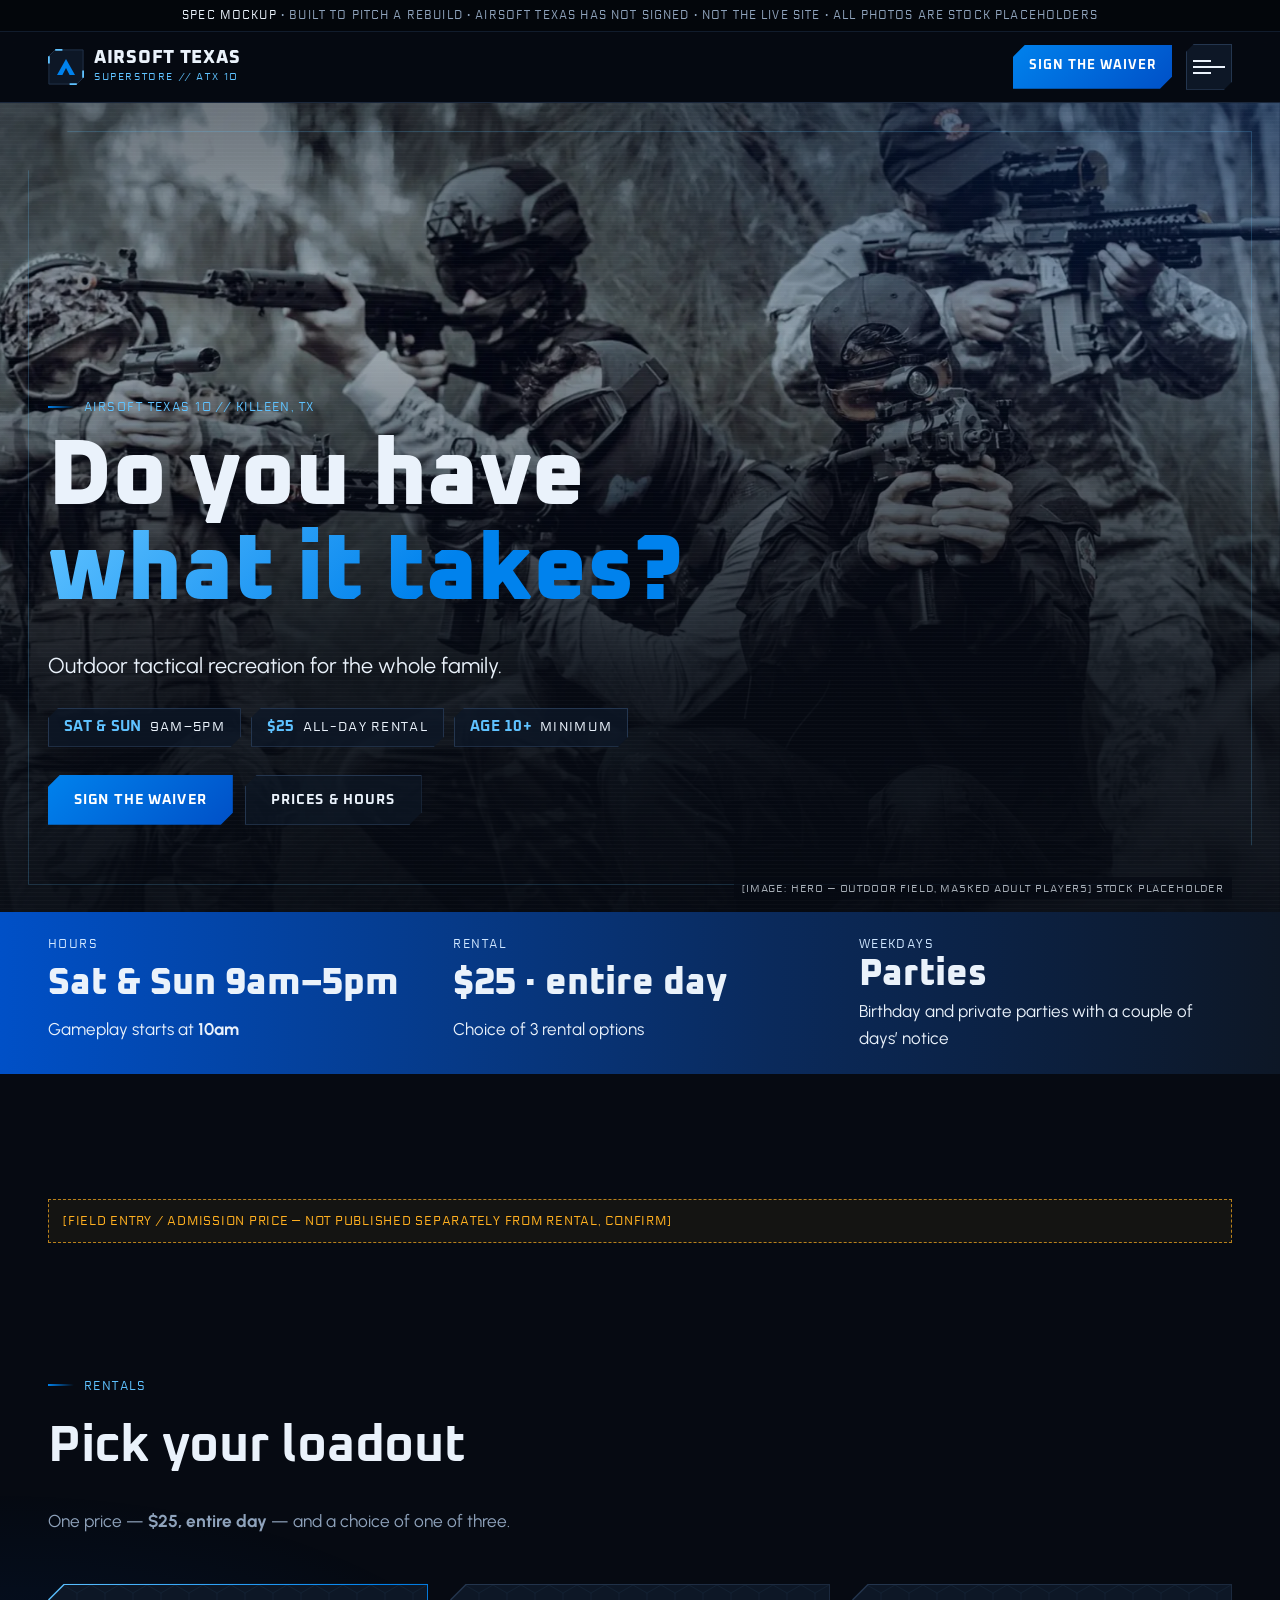
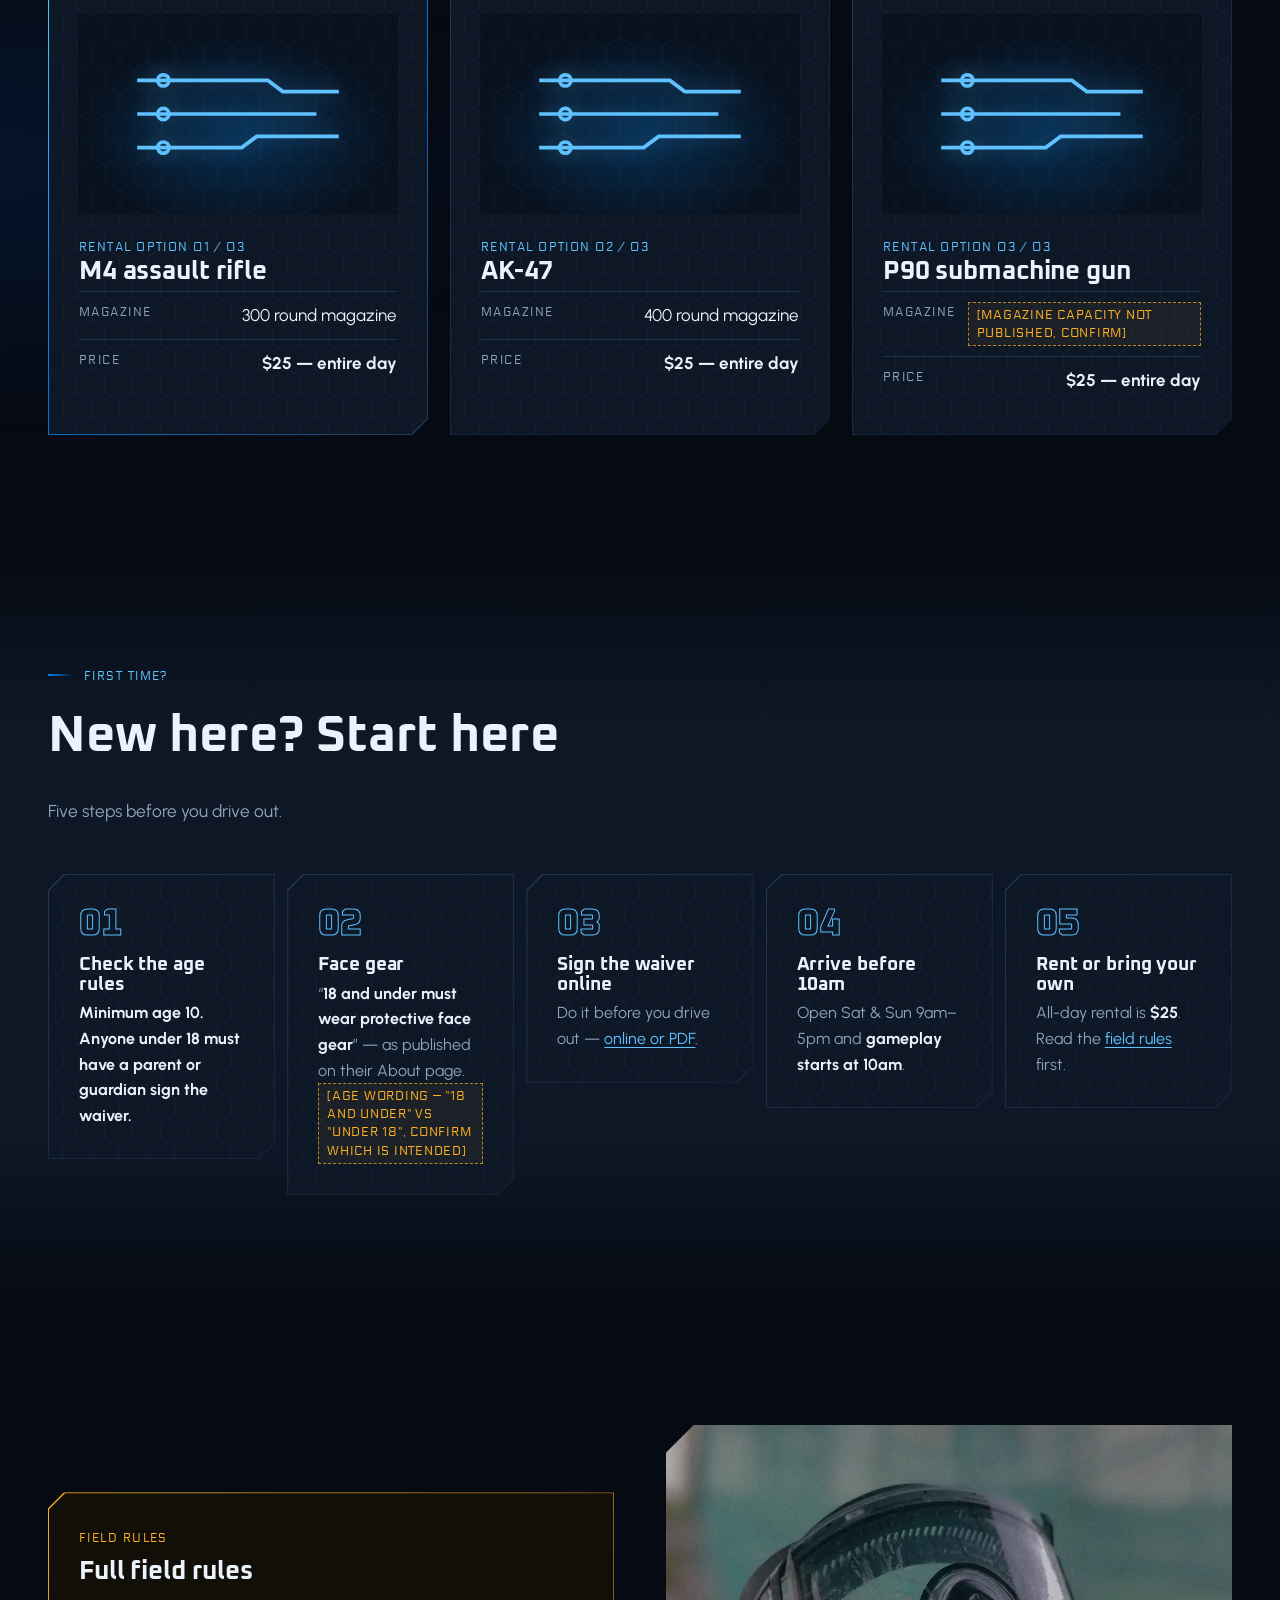
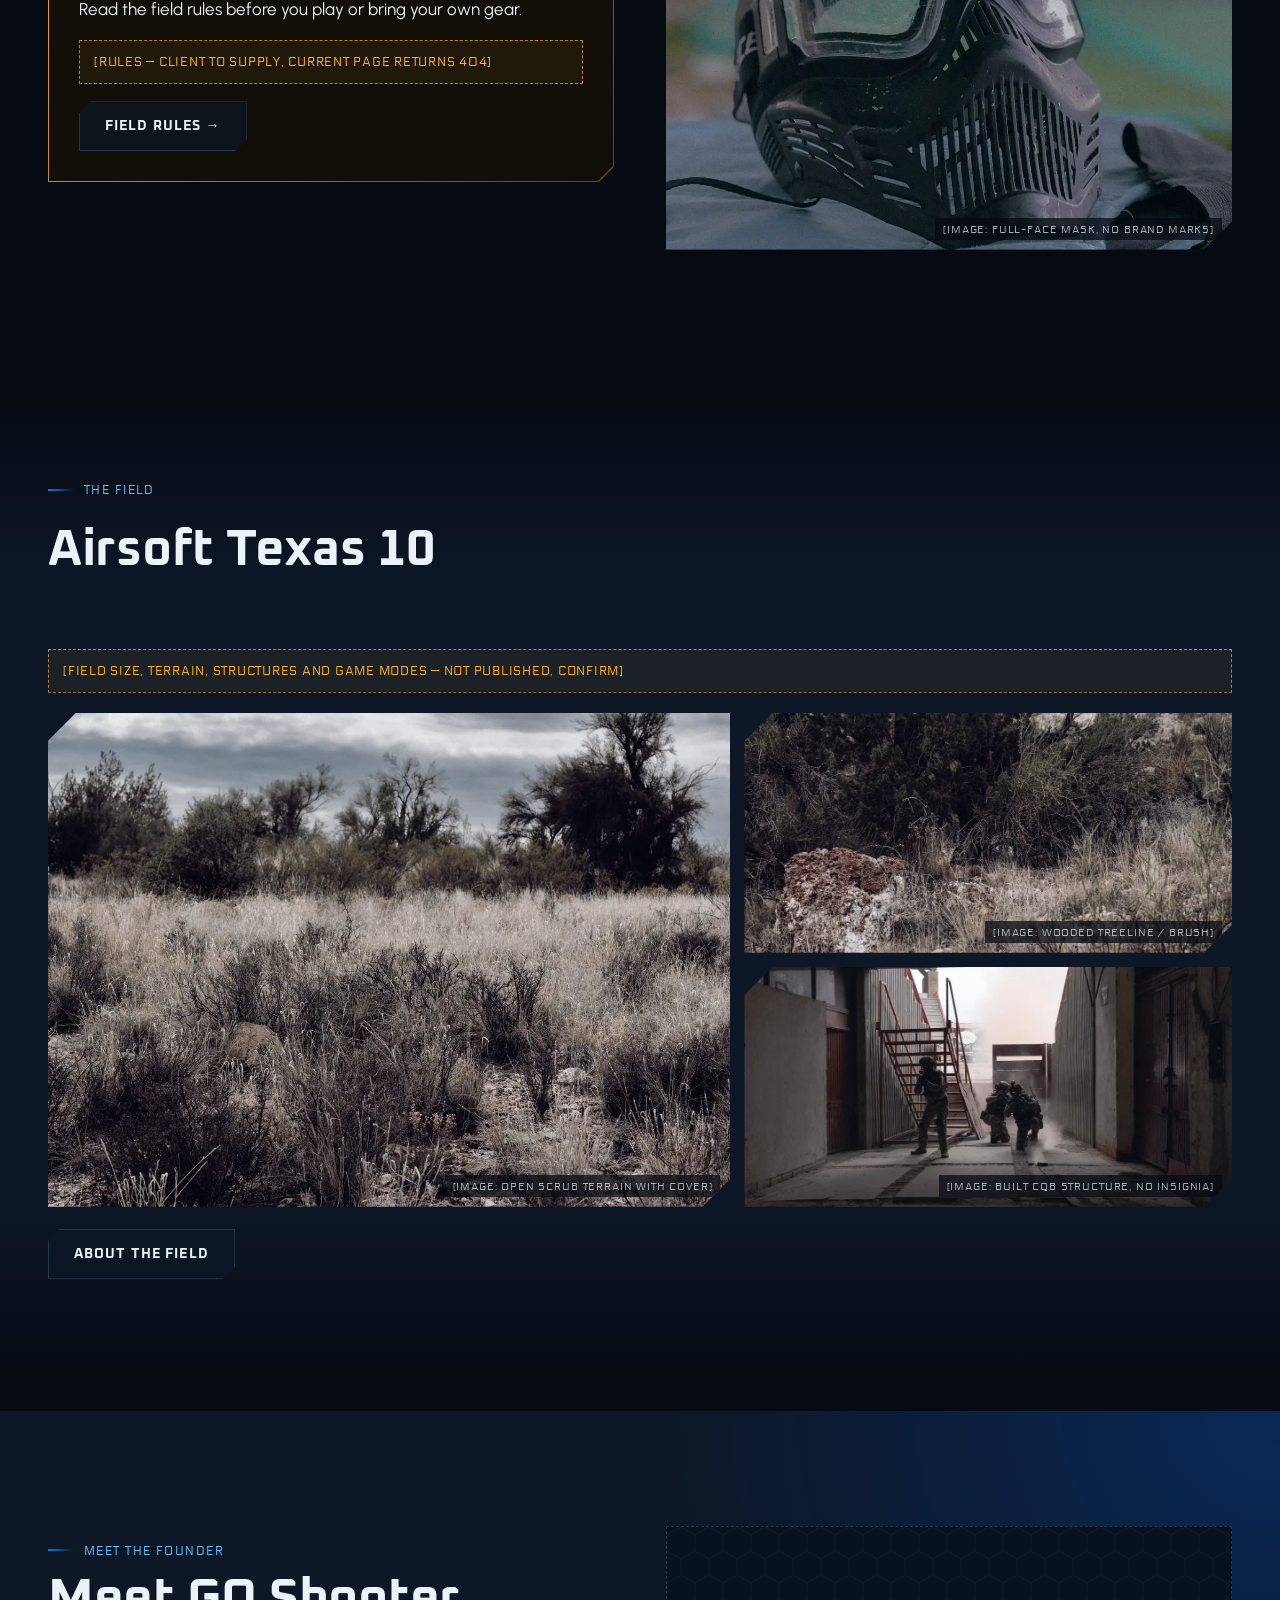
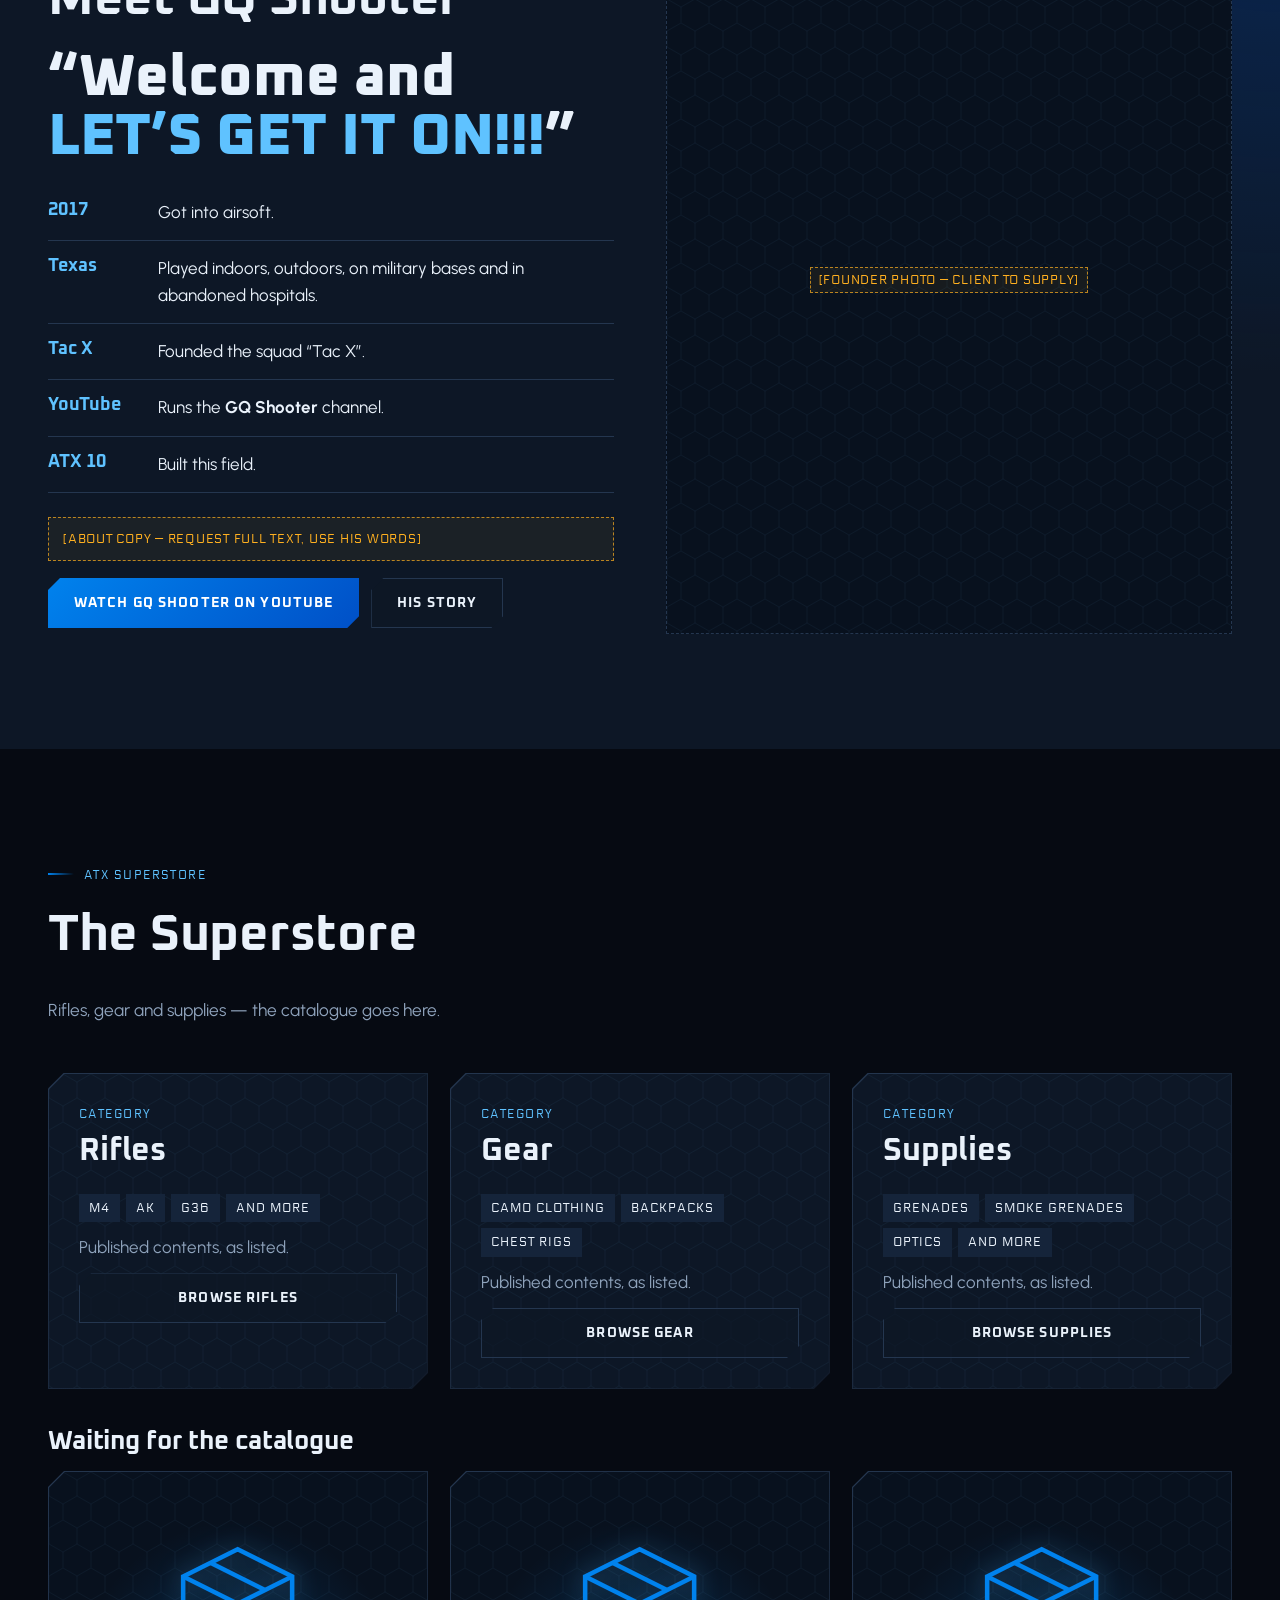
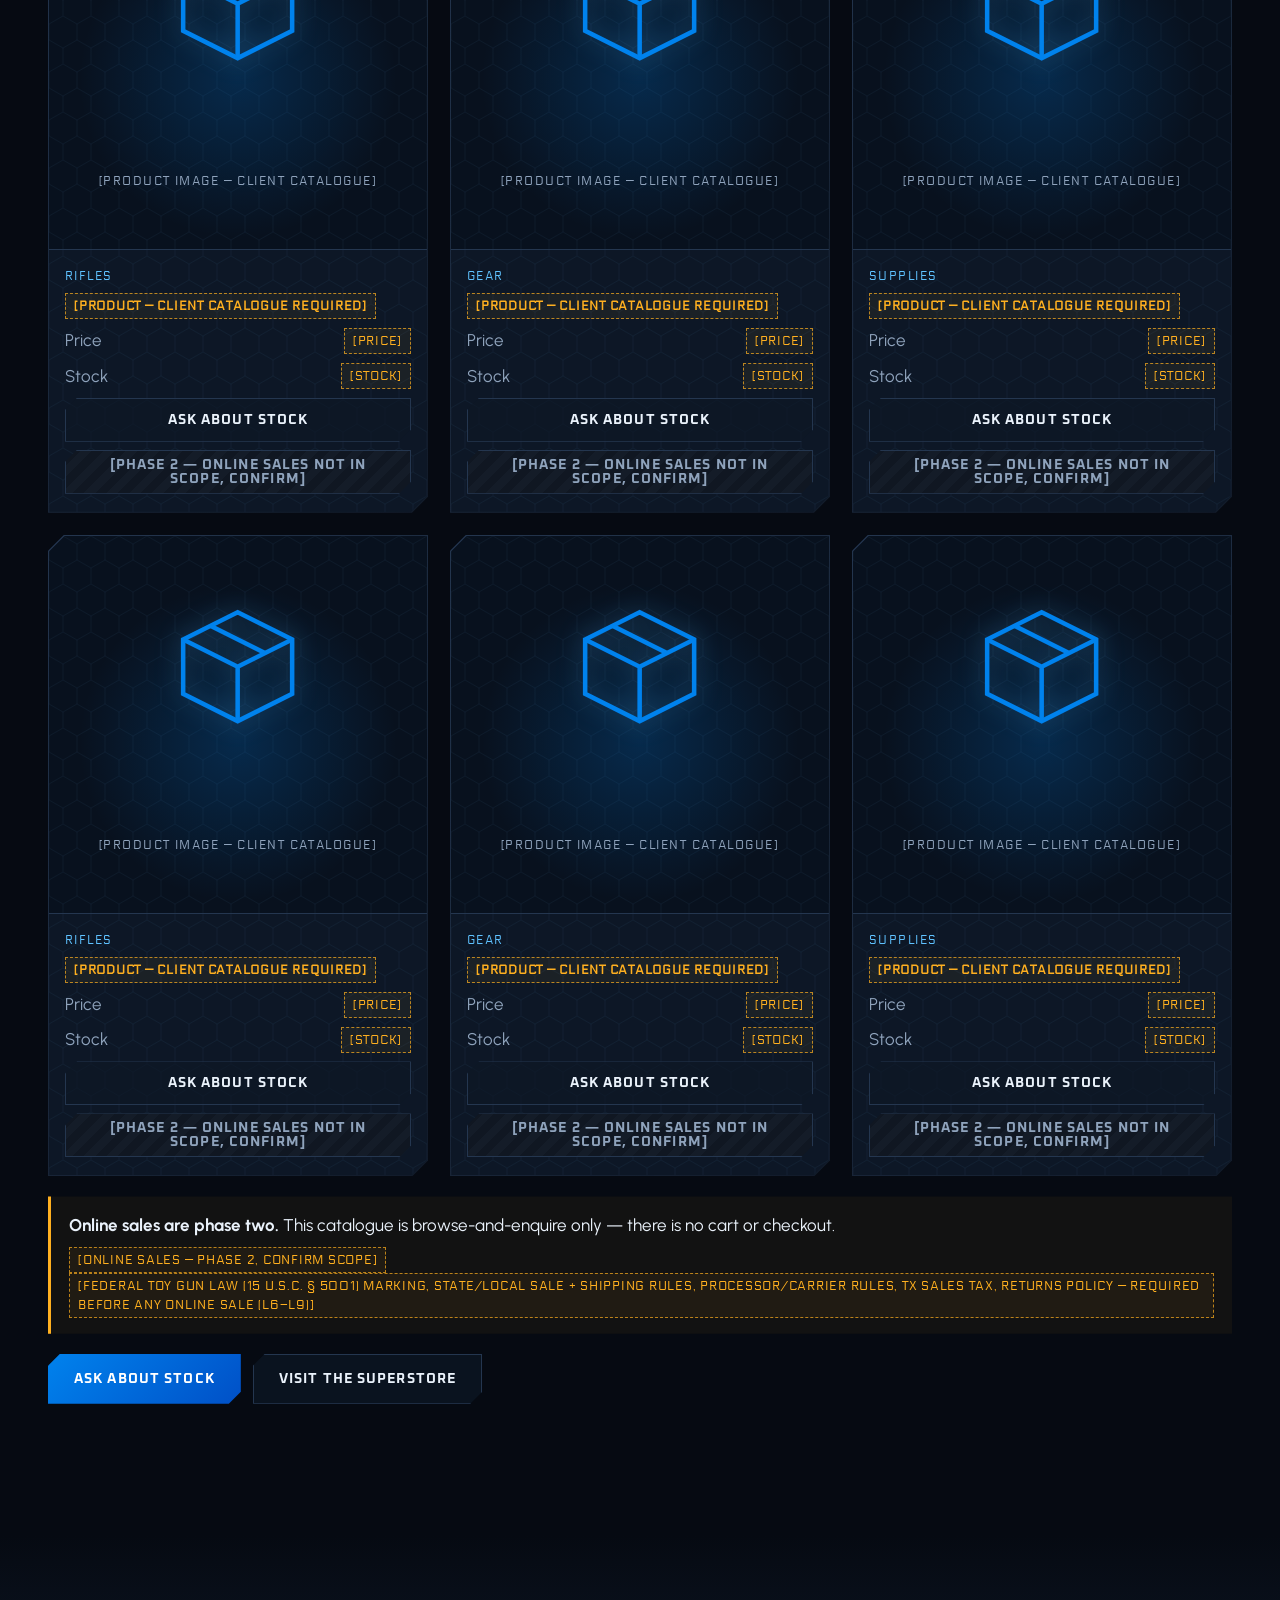
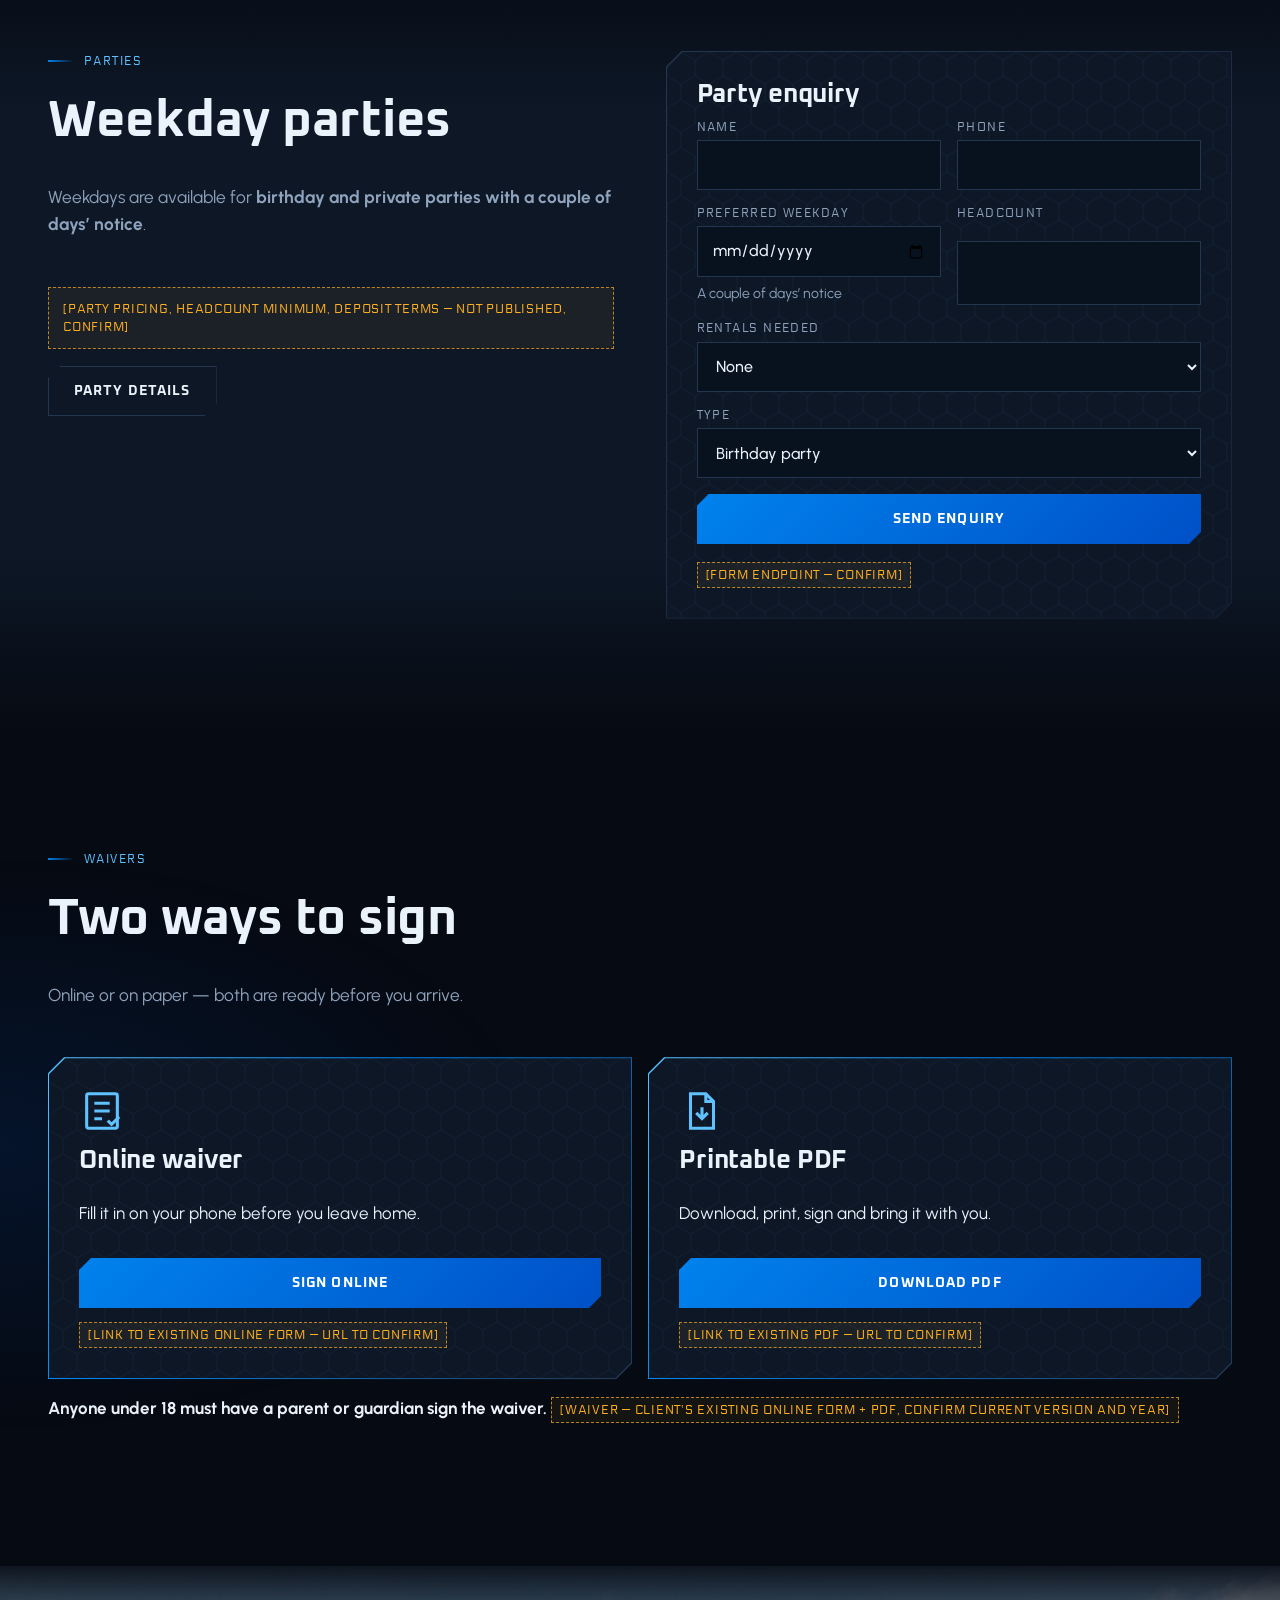
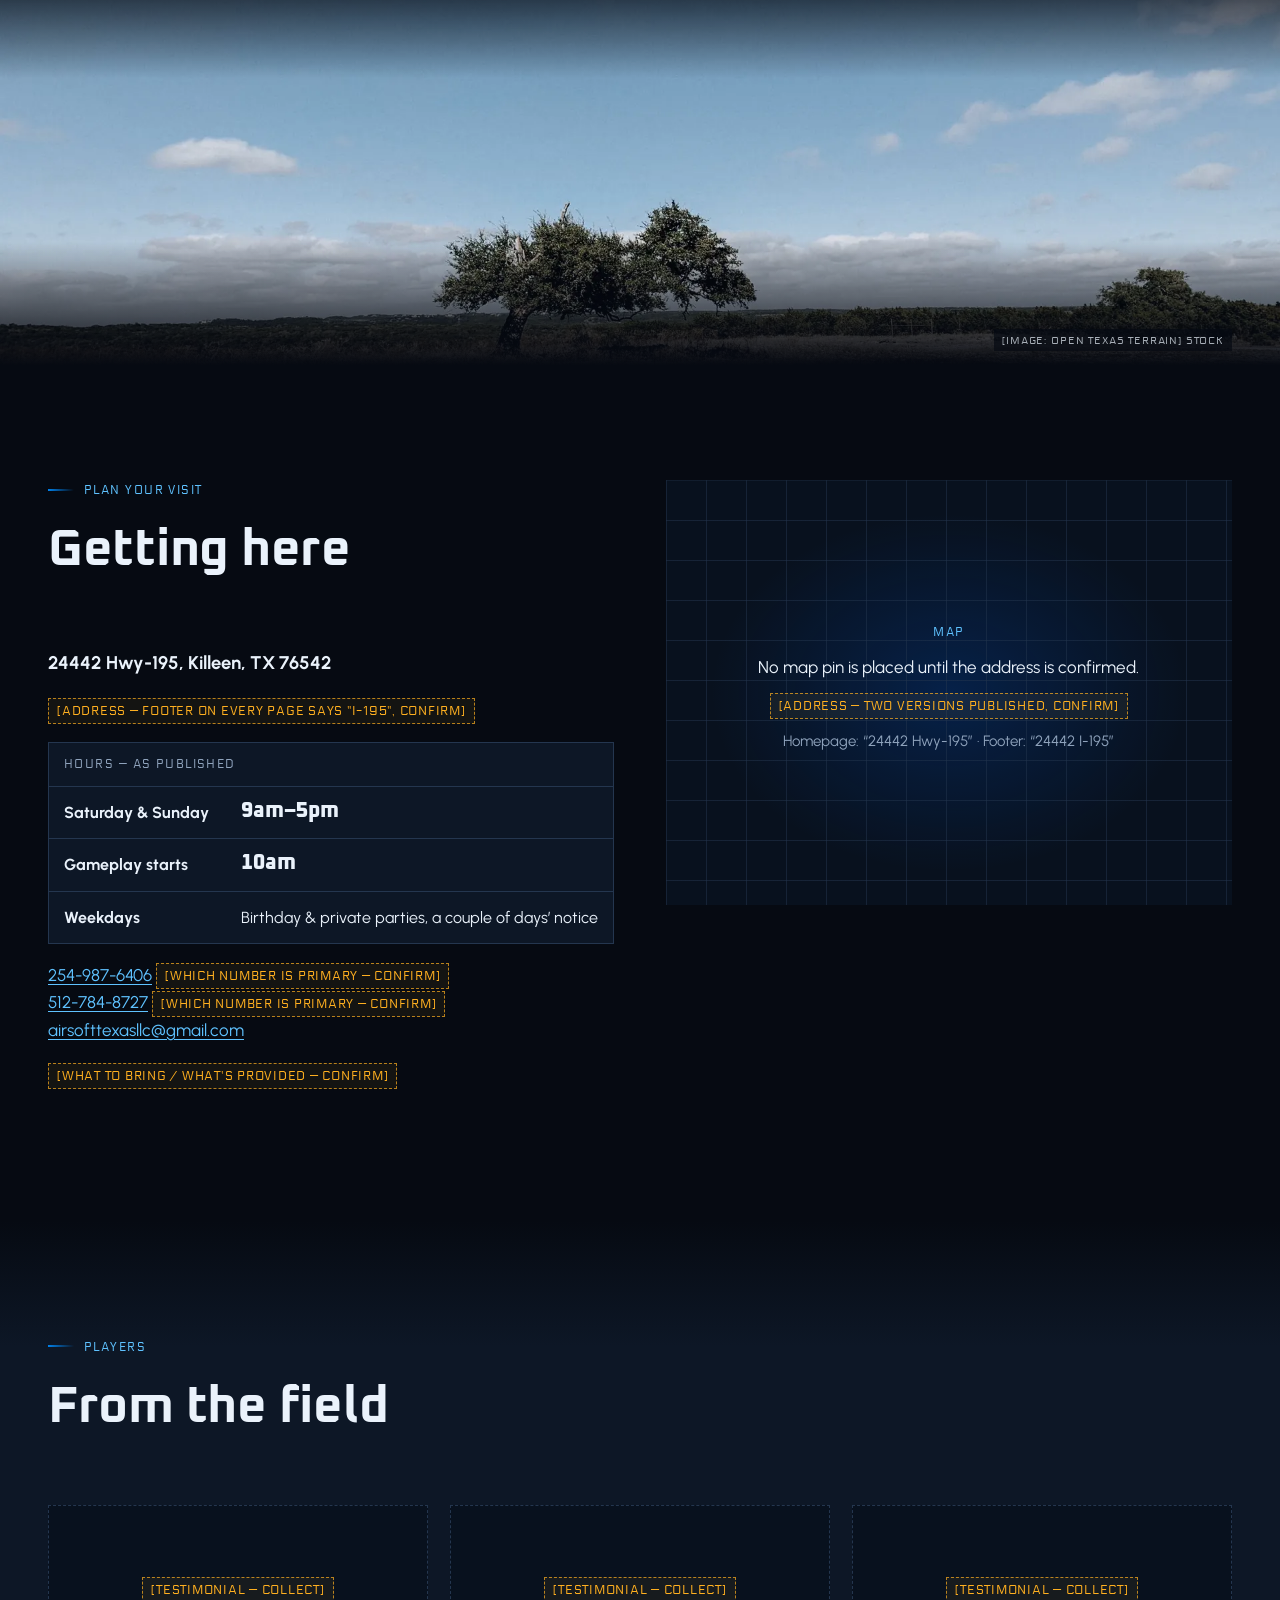
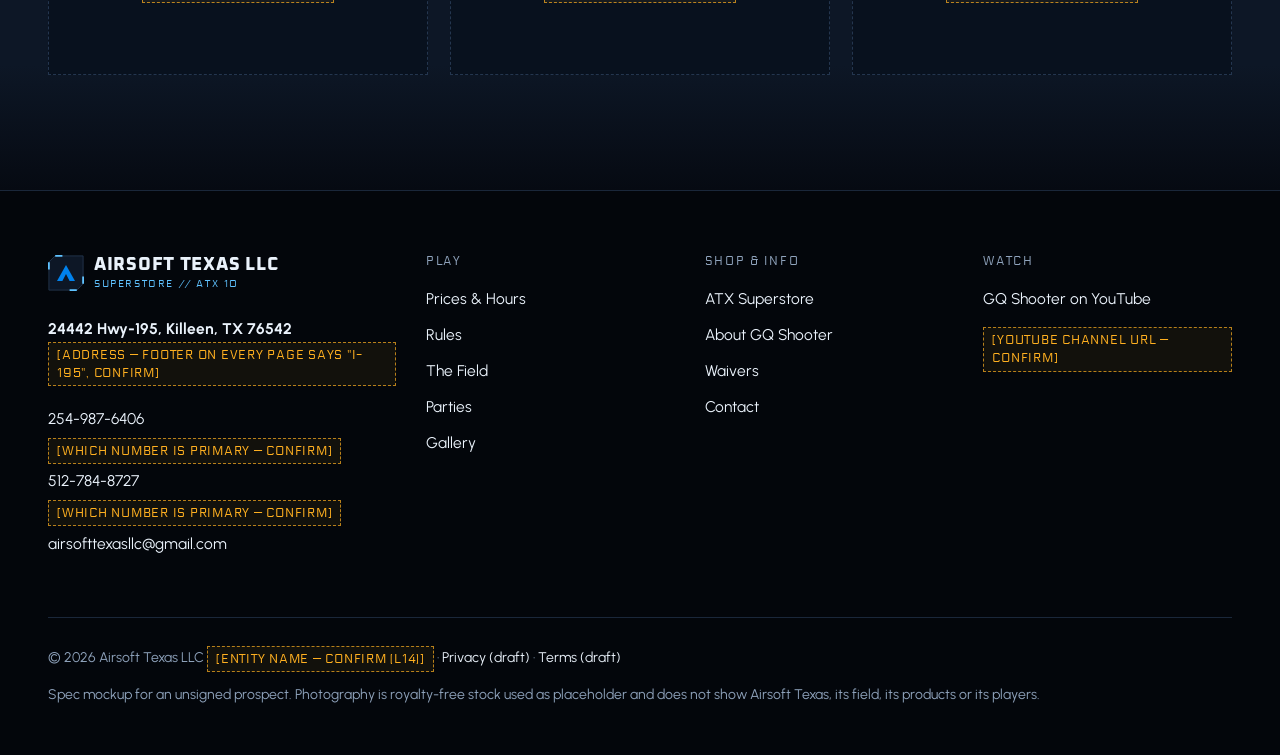
<file: index.html>
<!doctype html>
<html lang="en">
<head>
<meta charset="utf-8">
<meta name="viewport" content="width=device-width, initial-scale=1">
<title>Airsoft Texas — Outdoor airsoft field + Superstore in Killeen, TX</title>
<meta name="description" content="Airsoft Texas 10 in Killeen, TX: outdoor tactical recreation, Sat & Sun 9am–5pm, gameplay 10am. $25 all-day rental, age 10+, online waiver. Plus the ATX Superstore.">
<meta name="robots" content="noindex, nofollow">
<meta name="theme-color" content="#060A12">
<link rel="icon" href="assets/favicon.svg" type="image/svg+xml">
<link rel="preconnect" href="https://fonts.googleapis.com">
<link rel="preconnect" href="https://fonts.gstatic.com" crossorigin>
<link href="https://fonts.googleapis.com/css2?family=Electrolize&amp;family=Oxanium:wght@500;600;700;800&amp;family=Urbanist:wght@400;500;600;700&amp;display=swap" rel="stylesheet">
<link rel="stylesheet" href="styles.css">
<script type="application/ld+json">{"@context": "https://schema.org", "@type": "SportsActivityLocation", "name": "Airsoft Texas 10", "telephone": ["+1-254-987-6406", "+1-512-784-8727"], "email": "airsofttexasllc@gmail.com", "openingHoursSpecification": [{"@type": "OpeningHoursSpecification", "dayOfWeek": ["Saturday", "Sunday"], "opens": "09:00", "closes": "17:00"}]}</script>
</head>
<body>
<a class="skip" href="#main">Skip to content</a>
<div class="mock-ribbon"><strong>Spec mockup</strong> · built to pitch a rebuild · Airsoft Texas has not signed · not the live site · all photos are stock placeholders</div>
<header class="site-header"><div class="wrap">
  <a class="brand" href="index.html" aria-label="Airsoft Texas Superstore — home"><svg viewBox="0 0 40 40" aria-hidden="true"><path d="M8 1h31v31l-7 7H1V8z" fill="#0D1726" stroke="#24364F"/><path d="M10 29l10-18 10 18h-6l-4-8-4 8z" fill="#0082ED"/><path d="M8 1h8M1 8v8M39 32v-8M32 39h-8" stroke="#5FC2FF" stroke-width="2"/></svg><span class="brand-name">Airsoft Texas<small>Superstore // ATX 10</small></span></a>
  <nav class="nav" aria-label="Main"><ul><li><a href="index.html" aria-current="page">Home</a></li><li><a href="prices-hours.html">Prices &amp; Hours</a></li><li><a href="rules.html">Rules</a></li><li><a href="the-field.html">The Field</a></li><li><a href="superstore.html">Superstore</a></li><li><a href="parties.html">Parties</a></li><li><a href="about.html">About</a></li><li><a href="waivers.html">Waivers</a></li><li><a href="gallery.html">Gallery</a></li><li><a href="contact.html">Contact</a></li></ul></nav>
  <a class="btn btn--primary header-cta" href="waivers.html">Sign the waiver</a>
  <button class="menu-btn" type="button" aria-expanded="false" aria-controls="mobile-nav"><span></span><span class="sr">Menu</span></button>
</div></header>
<nav class="mobile-nav" id="mobile-nav" aria-label="Mobile"><ul><li><a href="index.html" aria-current="page">Home</a></li><li><a href="prices-hours.html">Prices &amp; Hours</a></li><li><a href="rules.html">Rules</a></li><li><a href="the-field.html">The Field</a></li><li><a href="superstore.html">Superstore</a></li><li><a href="parties.html">Parties</a></li><li><a href="about.html">About</a></li><li><a href="waivers.html">Waivers</a></li><li><a href="gallery.html">Gallery</a></li><li><a href="contact.html">Contact</a></li></ul>
  <div class="btn-row" style="margin-top:24px"><a class="btn btn--primary" href="waivers.html">Sign the waiver</a><a class="btn btn--ghost" href="tel:+12549876406">Call 254-987-6406</a></div>
</nav>
<main id="main">

<section class="hero" aria-labelledby="hero-h">
  <div class="bg" data-parallax="0.1"><picture><source media="(max-width:700px)" srcset="assets/img/PLACEHOLDER-hero-mobile.webp"><img src="assets/img/PLACEHOLDER-hero-field.webp" alt="Four masked adult players in camouflage and helmets aiming from a crouch in scrubby woodland" width="1920" height="1080" fetchpriority="high"></picture></div>
  <div class="hero-frame"></div>
  <div class="wrap hero-inner">
    <p class="data data--blue eyebrow">Airsoft Texas 10 // Killeen, TX</p>
    <h1 id="hero-h">Do you have <span class="hl">what it takes?</span></h1>
    <p class="hero-sub">Outdoor tactical recreation for the whole family.</p>
    <div class="chips"><span class="chip"><b>Sat &amp; Sun</b>9am–5pm</span><span class="chip"><b>$25</b>all-day rental</span><span class="chip"><b>Age 10+</b>minimum</span></div>
    <div class="btn-row"><a class="btn btn--primary" href="waivers.html">Sign the waiver</a><a class="btn btn--ghost" href="prices-hours.html">Prices &amp; hours</a></div>
  </div>
  <span class="img-label">[IMAGE: hero — outdoor field, masked adult players] stock placeholder</span>
</section>
<section class="strip" aria-label="Prices and hours"><div class="wrap">
  <div class="strip-cell"><span class="data" style="color:#cfe6ff">Hours</span><span class="big">Sat &amp; Sun 9am–5pm</span><span>Gameplay starts at <strong>10am</strong></span></div>
  <div class="strip-cell"><span class="data" style="color:#cfe6ff">Rental</span><span class="big">$<span data-count="25">25</span> · entire day</span><span>Choice of <span data-count="3">3</span> rental options</span></div>
  <div class="strip-cell"><span class="data" style="color:#cfe6ff">Weekdays</span><span class="big">Parties</span><span>Birthday and private parties with a couple of days’ notice</span></div>
</div></section>
<section class="section"><div class="wrap">
  <p><span class="confirm confirm--block">[FIELD ENTRY / ADMISSION PRICE — NOT PUBLISHED SEPARATELY FROM RENTAL, CONFIRM]</span></p>
</div></section>

<section class="section section--wash" style="padding-top:0"><div class="wrap">
  <div class="section-head rv"><span class="data data--blue eyebrow">Rentals</span><h2>Pick your loadout</h2><p>One price — <strong>$25, entire day</strong> — and a choice of one of three.</p></div>
  <div class="grid grid--3 rv-stagger"><div class="panel loadout panel--active"><div class="in"><div class="media-box"><svg viewBox="0 0 120 60" fill="none" stroke="currentColor" stroke-width="2" aria-hidden="true"><path d="M6 12h70l8 6h30M6 30h96M6 48h56l8-6h44"/><circle cx="20" cy="12" r="3"/><circle cx="20" cy="30" r="3"/><circle cx="20" cy="48" r="3"/></svg></div><span class="data data--blue">Rental option 01 / 03</span><h3>M4 assault rifle</h3>
<div class="stat"><span class="data">Magazine</span><span>300 round magazine</span></div>
<div class="stat"><span class="data">Price</span><span><strong>$25 — entire day</strong></span></div></div></div><div class="panel loadout"><div class="in"><div class="media-box"><svg viewBox="0 0 120 60" fill="none" stroke="currentColor" stroke-width="2" aria-hidden="true"><path d="M6 12h70l8 6h30M6 30h96M6 48h56l8-6h44"/><circle cx="20" cy="12" r="3"/><circle cx="20" cy="30" r="3"/><circle cx="20" cy="48" r="3"/></svg></div><span class="data data--blue">Rental option 02 / 03</span><h3>AK-47</h3>
<div class="stat"><span class="data">Magazine</span><span>400 round magazine</span></div>
<div class="stat"><span class="data">Price</span><span><strong>$25 — entire day</strong></span></div></div></div><div class="panel loadout"><div class="in"><div class="media-box"><svg viewBox="0 0 120 60" fill="none" stroke="currentColor" stroke-width="2" aria-hidden="true"><path d="M6 12h70l8 6h30M6 30h96M6 48h56l8-6h44"/><circle cx="20" cy="12" r="3"/><circle cx="20" cy="30" r="3"/><circle cx="20" cy="48" r="3"/></svg></div><span class="data data--blue">Rental option 03 / 03</span><h3>P90 submachine gun</h3>
<div class="stat"><span class="data">Magazine</span><span><span class="confirm">[MAGAZINE CAPACITY NOT PUBLISHED, CONFIRM]</span></span></div>
<div class="stat"><span class="data">Price</span><span><strong>$25 — entire day</strong></span></div></div></div></div>
</div></section>

<section class="section section--alt"><div class="wrap">
  <div class="section-head rv"><span class="data data--blue eyebrow">First time?</span><h2>New here? Start here</h2><p>Five steps before you drive out.</p></div>
  <ol class="steps rv-stagger"><li><div class="panel "><div class="in"><h3>Check the age rules</h3><p><strong>Minimum age 10.</strong> <strong>Anyone under 18 must have a parent or guardian sign the waiver.</strong></p></div></div></li><li><div class="panel "><div class="in"><h3>Face gear</h3><p>“<strong>18 and under must wear protective face gear</strong>” — as published on their About page. <span class="confirm">[AGE WORDING — "18 AND UNDER" vs "UNDER 18", CONFIRM WHICH IS INTENDED]</span></p></div></div></li><li><div class="panel "><div class="in"><h3>Sign the waiver online</h3><p>Do it before you drive out — <a href="waivers.html">online or PDF</a>.</p></div></div></li><li><div class="panel "><div class="in"><h3>Arrive before 10am</h3><p>Open Sat &amp; Sun 9am–5pm and <strong>gameplay starts at 10am</strong>.</p></div></div></li><li><div class="panel "><div class="in"><h3>Rent or bring your own</h3><p>All-day rental is <strong>$25</strong>. Read the <a href="rules.html">field rules</a> first.</p></div></div></li></ol>
</div></section>

<section class="section"><div class="wrap split">
  <div class="rv"><div class="panel panel--caution"><div class="in"><span class="data" style="color:var(--caution)">Field rules</span>
<h3 style="margin-top:8px">Full field rules</h3>
<p>Read the field rules before you play or bring your own gear.</p>
<p><span class="confirm confirm--block">[RULES — CLIENT TO SUPPLY, CURRENT PAGE RETURNS 404]</span></p>
<a class="btn btn--ghost" href="rules.html">Field rules →</a></div></div></div>
  <div class="rv"><figure class="media" style=""><img src="assets/img/PLACEHOLDER-gear-mask.webp" alt="Full-face airsoft mask resting on a padded bag" width="1100" height="825" loading="lazy"><span class="img-label">[IMAGE: full-face mask, no brand marks]</span></figure></div>
</div></section>

<section class="section section--alt"><div class="wrap">
  <div class="section-head rv"><span class="data data--blue eyebrow">The field</span><h2>Airsoft Texas 10</h2></div>
  <p class="rv"><span class="confirm confirm--block">[FIELD SIZE, TERRAIN, STRUCTURES AND GAME MODES — NOT PUBLISHED, CONFIRM]</span></p>
  <div class="field-grid rv-stagger" style="margin-top:20px">
    <figure class="media" style="height:100%"><img src="assets/img/PLACEHOLDER-field-scrub.webp" alt="Open scrub terrain with low trees under a cloudy sky" width="1100" height="825" loading="lazy"><span class="img-label">[IMAGE: open scrub terrain with cover]</span></figure>
    <figure class="media" style=""><img src="assets/img/PLACEHOLDER-field-brush.webp" alt="Juniper and rocky brush" width="1100" height="825" loading="lazy"><span class="img-label">[IMAGE: wooded treeline / brush]</span></figure>
    <figure class="media" style=""><img src="assets/img/PLACEHOLDER-field-cqb.webp" alt="Masked players moving through a concrete corridor toward a stairwell" width="1100" height="825" loading="lazy"><span class="img-label">[IMAGE: built CQB structure, no insignia]</span></figure>
  </div>
  <p style="margin-top:22px"><a class="btn btn--ghost" href="the-field.html">About the field</a></p>
</div></section>

<section class="section founder"><div class="wrap split">
  <div class="rv">
    <span class="data data--blue eyebrow">Meet the founder</span>
    <h2>Meet GQ Shooter</h2>
    <p class="quote">“Welcome and <span>LET’S GET IT ON!!!</span>”</p>
    <ol class="timeline">
      <li><b>2017</b><span>Got into airsoft.</span></li>
      <li><b>Texas</b><span>Played indoors, outdoors, on military bases and in abandoned hospitals.</span></li>
      <li><b>Tac X</b><span>Founded the squad “Tac X”.</span></li>
      <li><b>YouTube</b><span>Runs the <strong>GQ Shooter</strong> channel.</span></li>
      <li><b>ATX 10</b><span>Built this field.</span></li>
    </ol>
    <p><span class="confirm confirm--block">[ABOUT COPY — REQUEST FULL TEXT, USE HIS WORDS]</span></p>
    <div class="btn-row"><a class="btn btn--primary" href="https://www.youtube.com/results?search_query=GQ+Shooter" rel="noopener">Watch GQ Shooter on YouTube</a><a class="btn btn--ghost" href="about.html">His story</a></div>
  </div>
  <div class="frame rv"><span class="confirm">[FOUNDER PHOTO — client to supply]</span></div>
</div></section>

<section class="section"><div class="wrap">
  <div class="section-head rv"><span class="data data--blue eyebrow">ATX Superstore</span><h2>The Superstore</h2><p>Rifles, gear and supplies — the catalogue goes here.</p></div>
  <div class="grid grid--3 rv-stagger"><div class="panel cat-card"><div class="in"><span class="data data--blue">Category</span><h3 style="font-size:2rem">Rifles</h3><ul><li>M4</li><li>AK</li><li>G36</li><li>and more</li></ul><p class="muted" style="margin:0">Published contents, as listed.</p><a class="btn btn--ghost" href="superstore-rifles.html">Browse Rifles</a></div></div><div class="panel cat-card"><div class="in"><span class="data data--blue">Category</span><h3 style="font-size:2rem">Gear</h3><ul><li>camo clothing</li><li>backpacks</li><li>chest rigs</li></ul><p class="muted" style="margin:0">Published contents, as listed.</p><a class="btn btn--ghost" href="superstore-gear.html">Browse Gear</a></div></div><div class="panel cat-card"><div class="in"><span class="data data--blue">Category</span><h3 style="font-size:2rem">Supplies</h3><ul><li>grenades</li><li>smoke grenades</li><li>optics</li><li>and more</li></ul><p class="muted" style="margin:0">Published contents, as listed.</p><a class="btn btn--ghost" href="superstore-supplies.html">Browse Supplies</a></div></div></div>
  <h3 style="margin:40px 0 16px">Waiting for the catalogue</h3>
  <div class="grid grid--3 rv-stagger"><article class="panel product" data-cat="rifles"><div class="in"><div class="ph"><svg viewBox="0 0 64 64" fill="none" stroke="currentColor" stroke-width="2" aria-hidden="true"><path d="M8 20l24-12 24 12v24L32 56 8 44z"/><path d="M8 20l24 12 24-12M32 32v24"/><path d="M20 14l24 12"/></svg><span class="data">[PRODUCT IMAGE — CLIENT CATALOGUE]</span></div>
<div class="body"><span class="data data--blue">Rifles</span>
<h3 style="font-size:1.1rem;margin:0"><span class="confirm">[PRODUCT — CLIENT CATALOGUE REQUIRED]</span></h3>
<div class="row"><span class="muted">Price</span><span class="confirm">[PRICE]</span></div>
<div class="row"><span class="muted">Stock</span><span class="confirm">[STOCK]</span></div>
<a class="btn btn--ghost" href="contact.html?topic=stock" style="min-height:44px">Ask about stock</a>
<button class="btn btn--disabled" type="button" data-phase2 aria-disabled="true" style="min-height:44px">[PHASE 2 — ONLINE SALES NOT IN SCOPE, CONFIRM]</button>
</div></div></article><article class="panel product" data-cat="gear"><div class="in"><div class="ph"><svg viewBox="0 0 64 64" fill="none" stroke="currentColor" stroke-width="2" aria-hidden="true"><path d="M8 20l24-12 24 12v24L32 56 8 44z"/><path d="M8 20l24 12 24-12M32 32v24"/><path d="M20 14l24 12"/></svg><span class="data">[PRODUCT IMAGE — CLIENT CATALOGUE]</span></div>
<div class="body"><span class="data data--blue">Gear</span>
<h3 style="font-size:1.1rem;margin:0"><span class="confirm">[PRODUCT — CLIENT CATALOGUE REQUIRED]</span></h3>
<div class="row"><span class="muted">Price</span><span class="confirm">[PRICE]</span></div>
<div class="row"><span class="muted">Stock</span><span class="confirm">[STOCK]</span></div>
<a class="btn btn--ghost" href="contact.html?topic=stock" style="min-height:44px">Ask about stock</a>
<button class="btn btn--disabled" type="button" data-phase2 aria-disabled="true" style="min-height:44px">[PHASE 2 — ONLINE SALES NOT IN SCOPE, CONFIRM]</button>
</div></div></article><article class="panel product" data-cat="supplies"><div class="in"><div class="ph"><svg viewBox="0 0 64 64" fill="none" stroke="currentColor" stroke-width="2" aria-hidden="true"><path d="M8 20l24-12 24 12v24L32 56 8 44z"/><path d="M8 20l24 12 24-12M32 32v24"/><path d="M20 14l24 12"/></svg><span class="data">[PRODUCT IMAGE — CLIENT CATALOGUE]</span></div>
<div class="body"><span class="data data--blue">Supplies</span>
<h3 style="font-size:1.1rem;margin:0"><span class="confirm">[PRODUCT — CLIENT CATALOGUE REQUIRED]</span></h3>
<div class="row"><span class="muted">Price</span><span class="confirm">[PRICE]</span></div>
<div class="row"><span class="muted">Stock</span><span class="confirm">[STOCK]</span></div>
<a class="btn btn--ghost" href="contact.html?topic=stock" style="min-height:44px">Ask about stock</a>
<button class="btn btn--disabled" type="button" data-phase2 aria-disabled="true" style="min-height:44px">[PHASE 2 — ONLINE SALES NOT IN SCOPE, CONFIRM]</button>
</div></div></article><article class="panel product" data-cat="rifles"><div class="in"><div class="ph"><svg viewBox="0 0 64 64" fill="none" stroke="currentColor" stroke-width="2" aria-hidden="true"><path d="M8 20l24-12 24 12v24L32 56 8 44z"/><path d="M8 20l24 12 24-12M32 32v24"/><path d="M20 14l24 12"/></svg><span class="data">[PRODUCT IMAGE — CLIENT CATALOGUE]</span></div>
<div class="body"><span class="data data--blue">Rifles</span>
<h3 style="font-size:1.1rem;margin:0"><span class="confirm">[PRODUCT — CLIENT CATALOGUE REQUIRED]</span></h3>
<div class="row"><span class="muted">Price</span><span class="confirm">[PRICE]</span></div>
<div class="row"><span class="muted">Stock</span><span class="confirm">[STOCK]</span></div>
<a class="btn btn--ghost" href="contact.html?topic=stock" style="min-height:44px">Ask about stock</a>
<button class="btn btn--disabled" type="button" data-phase2 aria-disabled="true" style="min-height:44px">[PHASE 2 — ONLINE SALES NOT IN SCOPE, CONFIRM]</button>
</div></div></article><article class="panel product" data-cat="gear"><div class="in"><div class="ph"><svg viewBox="0 0 64 64" fill="none" stroke="currentColor" stroke-width="2" aria-hidden="true"><path d="M8 20l24-12 24 12v24L32 56 8 44z"/><path d="M8 20l24 12 24-12M32 32v24"/><path d="M20 14l24 12"/></svg><span class="data">[PRODUCT IMAGE — CLIENT CATALOGUE]</span></div>
<div class="body"><span class="data data--blue">Gear</span>
<h3 style="font-size:1.1rem;margin:0"><span class="confirm">[PRODUCT — CLIENT CATALOGUE REQUIRED]</span></h3>
<div class="row"><span class="muted">Price</span><span class="confirm">[PRICE]</span></div>
<div class="row"><span class="muted">Stock</span><span class="confirm">[STOCK]</span></div>
<a class="btn btn--ghost" href="contact.html?topic=stock" style="min-height:44px">Ask about stock</a>
<button class="btn btn--disabled" type="button" data-phase2 aria-disabled="true" style="min-height:44px">[PHASE 2 — ONLINE SALES NOT IN SCOPE, CONFIRM]</button>
</div></div></article><article class="panel product" data-cat="supplies"><div class="in"><div class="ph"><svg viewBox="0 0 64 64" fill="none" stroke="currentColor" stroke-width="2" aria-hidden="true"><path d="M8 20l24-12 24 12v24L32 56 8 44z"/><path d="M8 20l24 12 24-12M32 32v24"/><path d="M20 14l24 12"/></svg><span class="data">[PRODUCT IMAGE — CLIENT CATALOGUE]</span></div>
<div class="body"><span class="data data--blue">Supplies</span>
<h3 style="font-size:1.1rem;margin:0"><span class="confirm">[PRODUCT — CLIENT CATALOGUE REQUIRED]</span></h3>
<div class="row"><span class="muted">Price</span><span class="confirm">[PRICE]</span></div>
<div class="row"><span class="muted">Stock</span><span class="confirm">[STOCK]</span></div>
<a class="btn btn--ghost" href="contact.html?topic=stock" style="min-height:44px">Ask about stock</a>
<button class="btn btn--disabled" type="button" data-phase2 aria-disabled="true" style="min-height:44px">[PHASE 2 — ONLINE SALES NOT IN SCOPE, CONFIRM]</button>
</div></div></article></div>
  <div style="margin-top:20px"><div class="notice rv"><div><p style="margin:0 0 6px"><strong>Online sales are phase two.</strong> This catalogue is browse-and-enquire only — there is no cart or checkout.</p>
<p style="margin:0"><span class="confirm">[ONLINE SALES — PHASE 2, CONFIRM SCOPE]</span> <span class="confirm">[FEDERAL TOY GUN LAW (15 U.S.C. § 5001) MARKING, STATE/LOCAL SALE + SHIPPING RULES, PROCESSOR/CARRIER RULES, TX SALES TAX, RETURNS POLICY — REQUIRED BEFORE ANY ONLINE SALE (L6–L9)]</span></p></div></div></div>
  <p style="margin-top:20px" class="btn-row"><a class="btn btn--primary" href="contact.html?topic=stock">Ask about stock</a><a class="btn btn--ghost" href="superstore.html">Visit the Superstore</a></p>
</div></section>

<section class="section section--alt"><div class="wrap split split--top">
  <div class="rv">
    <div class="section-head rv"><span class="data data--blue eyebrow">Parties</span><h2>Weekday parties</h2><p>Weekdays are available for <strong>birthday and private parties with a couple of days’ notice</strong>.</p></div>
    <p><span class="confirm confirm--block">[PARTY PRICING, HEADCOUNT MINIMUM, DEPOSIT TERMS — NOT PUBLISHED, CONFIRM]</span></p>
    <a class="btn btn--ghost" href="parties.html">Party details</a>
  </div>
  <div class="rv"><div class="panel "><div class="in"><h3>Party enquiry</h3>
<form class="form" data-mock action="#" method="post">
  <div class="form-row"><div class="field"><label for="p-name">Name</label><input id="p-name" name="name" autocomplete="name" required></div>
  <div class="field"><label for="p-phone">Phone</label><input id="p-phone" type="tel" name="phone" autocomplete="tel" required></div></div>
  <div class="form-row"><div class="field"><label for="p-date">Preferred weekday</label><input id="p-date" type="date" name="date" required><span class="hint">A couple of days’ notice</span></div>
  <div class="field"><label for="p-count">Headcount</label><input id="p-count" type="number" min="1" inputmode="numeric" name="headcount" required></div></div>
  <div class="field"><label for="p-rent">Rentals needed</label><select id="p-rent" name="rentals"><option>None</option><option>Some players</option><option>Everyone</option></select></div>
  <div class="field"><label for="p-type">Type</label><select id="p-type" name="type"><option>Birthday party</option><option>Private party</option></select></div>
  <button class="btn btn--primary" type="submit">Send enquiry</button>
  <p class="form-note" tabindex="-1">Mockup only — this form is not connected and nothing was sent.</p>
  <p style="margin:0"><span class="confirm">[FORM ENDPOINT — CONFIRM]</span></p>
</form></div></div></div>
</div></section>

<section class="section section--wash"><div class="wrap">
  <div class="section-head rv"><span class="data data--blue eyebrow">Waivers</span><h2>Two ways to sign</h2><p>Online or on paper — both are ready before you arrive.</p></div>
  <div class="waiver-duo rv-stagger">
  <div class="panel panel--active"><div class="in"><svg viewBox="0 0 24 24" fill="none" stroke="currentColor" stroke-width="1.6" aria-hidden="true"><rect x="4" y="3" width="16" height="18" rx="1"/><path d="M8 8h8M8 12h8M8 16h4"/><path d="M15 17l2 2 4-4"/></svg><h3>Online waiver</h3><p>Fill it in on your phone before you leave home.</p><a class="btn btn--primary" href="#" data-confirm-link>Sign online</a><p class="muted" style="margin:0;font-size:15px"><span class="confirm">[LINK TO EXISTING ONLINE FORM — URL TO CONFIRM]</span></p></div></div>
  <div class="panel panel--active"><div class="in"><svg viewBox="0 0 24 24" fill="none" stroke="currentColor" stroke-width="1.6" aria-hidden="true"><path d="M14 3H6v18h12V7z"/><path d="M14 3v4h4"/><path d="M12 10v6M9 13l3 3 3-3"/></svg><h3>Printable PDF</h3><p>Download, print, sign and bring it with you.</p><a class="btn btn--primary" href="#" data-confirm-link>Download PDF</a><p class="muted" style="margin:0;font-size:15px"><span class="confirm">[LINK TO EXISTING PDF — URL TO CONFIRM]</span></p></div></div>
</div>
<p style="margin-top:16px"><strong>Anyone under 18 must have a parent or guardian sign the waiver.</strong> <span class="confirm">[WAIVER — CLIENT'S EXISTING ONLINE FORM + PDF, CONFIRM CURRENT VERSION AND YEAR]</span></p>
</div></section>

<div class="parallax-band"><img data-parallax="0.1" src="assets/img/PLACEHOLDER-band-terrain.webp" alt="Flat rocky Texas field with a lone oak under a blue sky" width="1920" height="822" loading="lazy"><span class="img-label">[IMAGE: open Texas terrain] stock</span></div>

<section class="section"><div class="wrap split split--top">
  <div class="rv">
    <div class="section-head rv"><span class="data data--blue eyebrow">Plan your visit</span><h2>Getting here</h2></div>
    <p class="lede"><strong>24442 Hwy-195, Killeen, TX 76542</strong></p>
    <p><span class="confirm">[ADDRESS — FOOTER ON EVERY PAGE SAYS "I-195", CONFIRM]</span></p>
    <div class="table-wrap" style="margin:18px 0"><table><caption>Hours — as published</caption><tbody>
      <tr><th scope="row">Saturday &amp; Sunday</th><td class="num">9am–5pm</td></tr>
      <tr><th scope="row">Gameplay starts</th><td class="num">10am</td></tr>
      <tr><th scope="row">Weekdays</th><td>Birthday &amp; private parties, a couple of days’ notice</td></tr></tbody></table></div>
    <p><a href="tel:+12549876406">254-987-6406</a> <span class="confirm">[WHICH NUMBER IS PRIMARY — CONFIRM]</span><br><a href="tel:+15127848727">512-784-8727</a> <span class="confirm">[WHICH NUMBER IS PRIMARY — CONFIRM]</span><br><a href="mailto:airsofttexasllc@gmail.com">airsofttexasllc@gmail.com</a></p>
    <p><span class="confirm">[WHAT TO BRING / WHAT'S PROVIDED — CONFIRM]</span></p>
  </div>
  <div class="map-ph rv"><div><span class="data data--blue">Map</span><p style="margin:10px 0">No map pin is placed until the address is confirmed.</p><span class="confirm">[ADDRESS — TWO VERSIONS PUBLISHED, CONFIRM]</span><p class="muted" style="margin-top:10px;font-size:15px">Homepage: “24442 Hwy-195” · Footer: “24442 I-195”</p></div></div>
</div></section>

<section class="section section--alt"><div class="wrap">
  <div class="section-head rv"><span class="data data--blue eyebrow">Players</span><h2>From the field</h2></div>
  <div class="grid grid--3"><div class="testimonial-slot"><span class="confirm">[TESTIMONIAL — COLLECT]</span></div><div class="testimonial-slot"><span class="confirm">[TESTIMONIAL — COLLECT]</span></div><div class="testimonial-slot"><span class="confirm">[TESTIMONIAL — COLLECT]</span></div></div>
</div></section>
</main>
<footer class="site-footer"><div class="wrap">
  <div class="footer-grid">
    <div>
      <a class="brand" href="index.html"><svg viewBox="0 0 40 40" aria-hidden="true"><path d="M8 1h31v31l-7 7H1V8z" fill="#0D1726" stroke="#24364F"/><path d="M10 29l10-18 10 18h-6l-4-8-4 8z" fill="#0082ED"/><path d="M8 1h8M1 8v8M39 32v-8M32 39h-8" stroke="#5FC2FF" stroke-width="2"/></svg><span class="brand-name">Airsoft Texas LLC<small>Superstore // ATX 10</small></span></a>
      <p style="margin-top:18px"><strong>24442 Hwy-195, Killeen, TX 76542</strong><br><span class="confirm">[ADDRESS — FOOTER ON EVERY PAGE SAYS "I-195", CONFIRM]</span></p>
      <p><a href="tel:+12549876406">254-987-6406</a> <span class="confirm">[WHICH NUMBER IS PRIMARY — CONFIRM]</span><br><a href="tel:+15127848727">512-784-8727</a> <span class="confirm">[WHICH NUMBER IS PRIMARY — CONFIRM]</span><br><a href="mailto:airsofttexasllc@gmail.com">airsofttexasllc@gmail.com</a></p>
    </div>
    <div><h2>Play</h2><ul><li><a href="prices-hours.html">Prices &amp; Hours</a></li><li><a href="rules.html">Rules</a></li><li><a href="the-field.html">The Field</a></li><li><a href="parties.html">Parties</a></li><li><a href="gallery.html">Gallery</a></li></ul></div>
    <div><h2>Shop &amp; info</h2><ul><li><a href="superstore.html">ATX Superstore</a></li><li><a href="about.html">About GQ Shooter</a></li><li><a href="waivers.html">Waivers</a></li><li><a href="contact.html">Contact</a></li></ul></div>
    <div><h2>Watch</h2><ul><li><a href="https://www.youtube.com/results?search_query=GQ+Shooter" rel="noopener">GQ Shooter on YouTube</a></li></ul><p style="margin-top:10px"><span class="confirm">[YOUTUBE CHANNEL URL — CONFIRM]</span></p></div>
  </div>
  <div class="legal-line">
    <p style="margin:0">© <span data-year>2026</span> Airsoft Texas LLC <span class="confirm">[ENTITY NAME — CONFIRM (L14)]</span> · <a href="privacy.html">Privacy (draft)</a> · <a href="terms.html">Terms (draft)</a></p>
    <p style="margin:0">Spec mockup for an unsigned prospect. Photography is royalty-free stock used as placeholder and does not show Airsoft Texas, its field, its products or its players.</p>
  </div>
</div></footer>
<nav class="actionbar" aria-label="Quick actions">
  <a href="waivers.html"><svg viewBox="0 0 24 24" fill="none" stroke="currentColor" stroke-width="2" aria-hidden="true"><path d="M14 3H6v18h12V7z"/><path d="M14 3v4h4M9 13h6M9 17h6"/></svg>Waiver</a>
  <a href="tel:+12549876406"><svg viewBox="0 0 24 24" fill="none" stroke="currentColor" stroke-width="2" aria-hidden="true"><path d="M5 3h4l2 5-2.5 1.5a11 11 0 0 0 6 6L16 13l5 2v4a2 2 0 0 1-2 2A16 16 0 0 1 3 5a2 2 0 0 1 2-2"/></svg><span>Call<small>[primary? confirm]</small></span></a>
</nav>
<script src="script.js"></script>
</body>
</html>
</file>
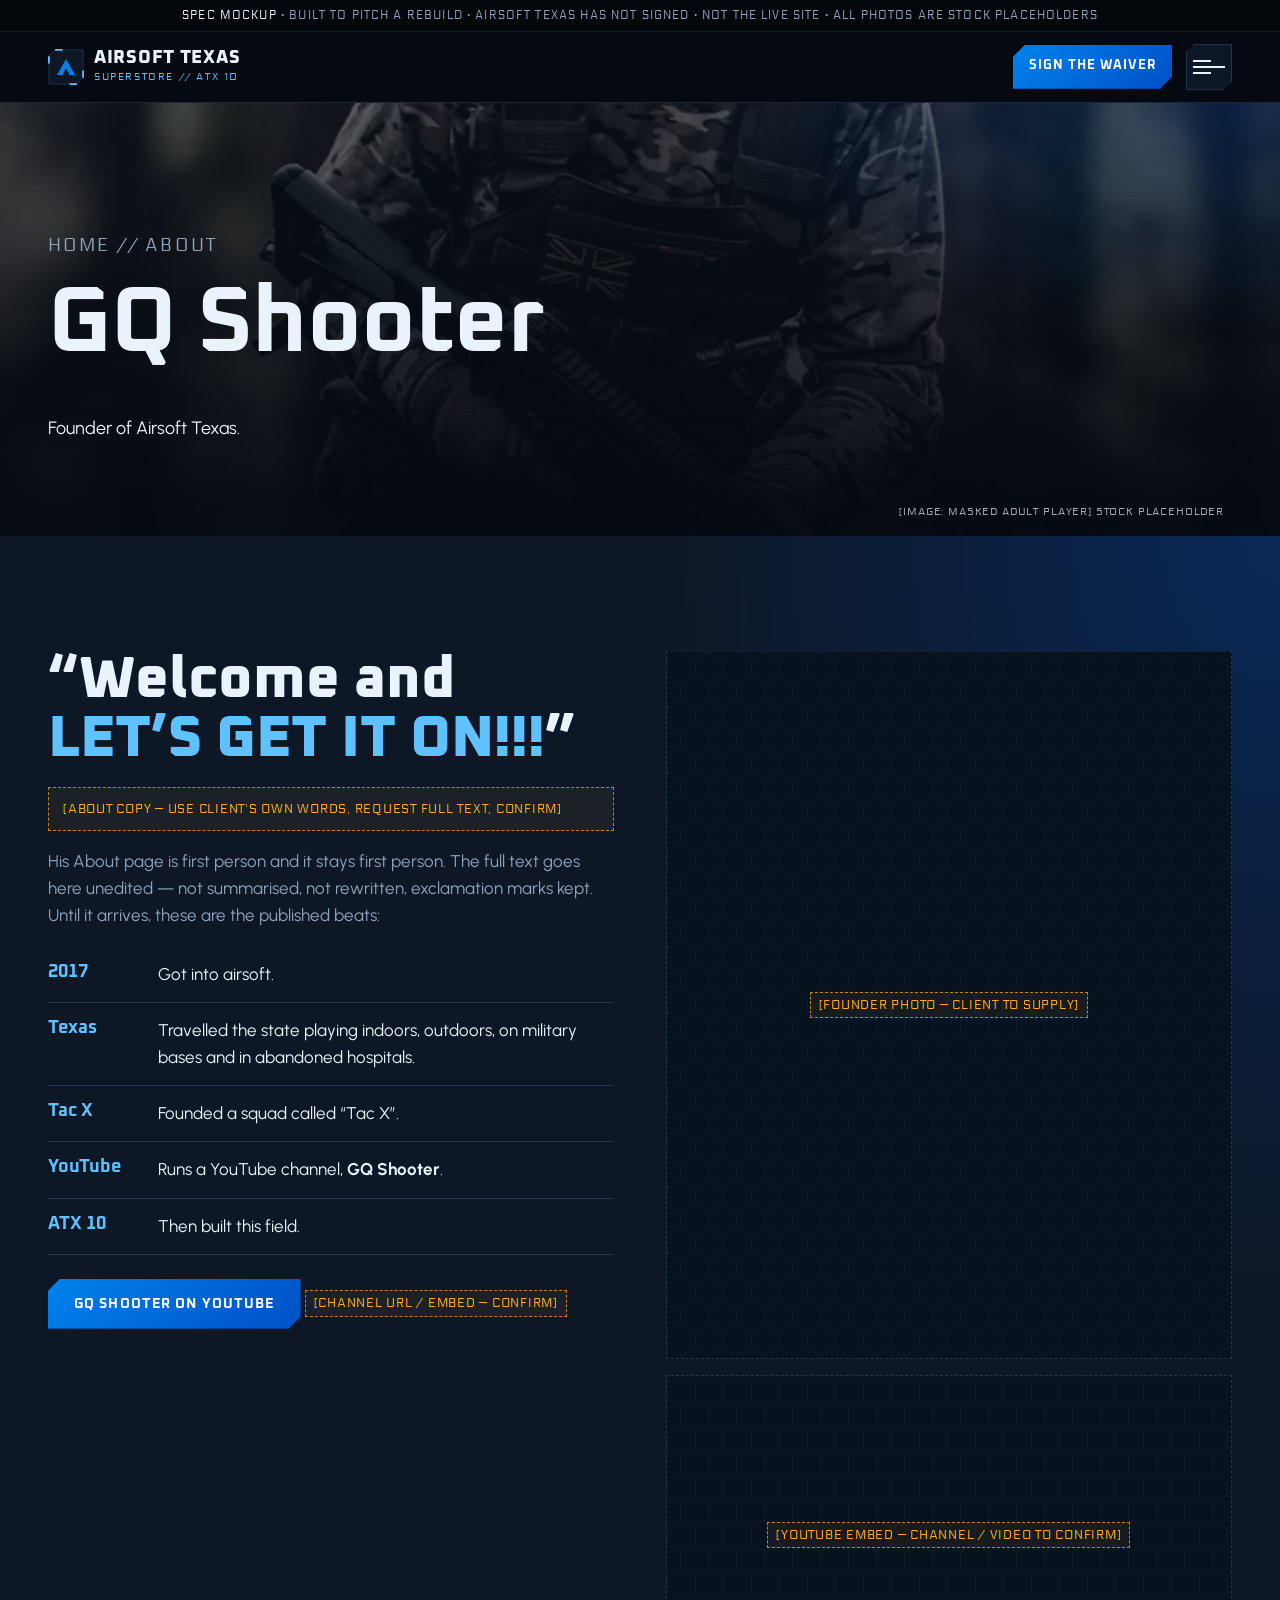
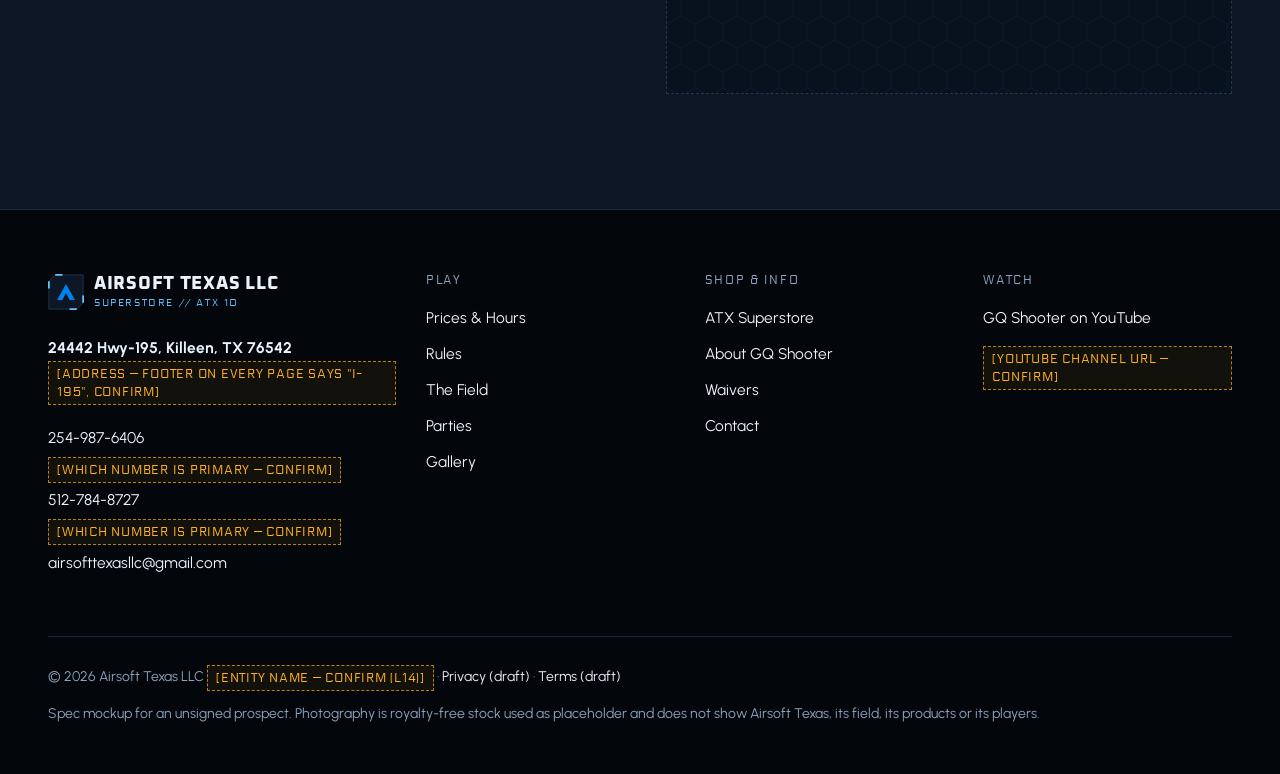
<file: about.html>
<!doctype html>
<html lang="en">
<head>
<meta charset="utf-8">
<meta name="viewport" content="width=device-width, initial-scale=1">
<title>About — GQ Shooter and Airsoft Texas</title>
<meta name="description" content="The story of GQ Shooter, founder of Airsoft Texas: into airsoft in 2017, played across Texas, founded the Tac X squad, runs the GQ Shooter YouTube channel, built the field.">
<meta name="robots" content="noindex, nofollow">
<meta name="theme-color" content="#060A12">
<link rel="icon" href="assets/favicon.svg" type="image/svg+xml">
<link rel="preconnect" href="https://fonts.googleapis.com">
<link rel="preconnect" href="https://fonts.gstatic.com" crossorigin>
<link href="https://fonts.googleapis.com/css2?family=Electrolize&amp;family=Oxanium:wght@500;600;700;800&amp;family=Urbanist:wght@400;500;600;700&amp;display=swap" rel="stylesheet">
<link rel="stylesheet" href="styles.css">
</head>
<body>
<a class="skip" href="#main">Skip to content</a>
<div class="mock-ribbon"><strong>Spec mockup</strong> · built to pitch a rebuild · Airsoft Texas has not signed · not the live site · all photos are stock placeholders</div>
<header class="site-header"><div class="wrap">
  <a class="brand" href="index.html" aria-label="Airsoft Texas Superstore — home"><svg viewBox="0 0 40 40" aria-hidden="true"><path d="M8 1h31v31l-7 7H1V8z" fill="#0D1726" stroke="#24364F"/><path d="M10 29l10-18 10 18h-6l-4-8-4 8z" fill="#0082ED"/><path d="M8 1h8M1 8v8M39 32v-8M32 39h-8" stroke="#5FC2FF" stroke-width="2"/></svg><span class="brand-name">Airsoft Texas<small>Superstore // ATX 10</small></span></a>
  <nav class="nav" aria-label="Main"><ul><li><a href="index.html">Home</a></li><li><a href="prices-hours.html">Prices &amp; Hours</a></li><li><a href="rules.html">Rules</a></li><li><a href="the-field.html">The Field</a></li><li><a href="superstore.html">Superstore</a></li><li><a href="parties.html">Parties</a></li><li><a href="about.html" aria-current="page">About</a></li><li><a href="waivers.html">Waivers</a></li><li><a href="gallery.html">Gallery</a></li><li><a href="contact.html">Contact</a></li></ul></nav>
  <a class="btn btn--primary header-cta" href="waivers.html">Sign the waiver</a>
  <button class="menu-btn" type="button" aria-expanded="false" aria-controls="mobile-nav"><span></span><span class="sr">Menu</span></button>
</div></header>
<nav class="mobile-nav" id="mobile-nav" aria-label="Mobile"><ul><li><a href="index.html">Home</a></li><li><a href="prices-hours.html">Prices &amp; Hours</a></li><li><a href="rules.html">Rules</a></li><li><a href="the-field.html">The Field</a></li><li><a href="superstore.html">Superstore</a></li><li><a href="parties.html">Parties</a></li><li><a href="about.html" aria-current="page">About</a></li><li><a href="waivers.html">Waivers</a></li><li><a href="gallery.html">Gallery</a></li><li><a href="contact.html">Contact</a></li></ul>
  <div class="btn-row" style="margin-top:24px"><a class="btn btn--primary" href="waivers.html">Sign the waiver</a><a class="btn btn--ghost" href="tel:+12549876406">Call 254-987-6406</a></div>
</nav>
<main id="main">
<section class="page-hero">
  <div class="bg" data-parallax="0.08"><img src="assets/img/PLACEHOLDER-player-kneel.webp" alt="Masked adult player kneeling in woods" width="1100" height="825"></div>
  <div class="wrap"><p class="data crumbs"><a href="index.html">Home</a> // About</p><h1>GQ Shooter</h1><p>Founder of Airsoft Texas.</p></div>
  <span class="img-label">[IMAGE: masked adult player] stock placeholder</span>
</section><section class="section founder"><div class="wrap split split--top">
  <div class="rv">
    <p class="quote">“Welcome and <span>LET’S GET IT ON!!!</span>”</p>
    <p><span class="confirm confirm--block">[ABOUT COPY — USE CLIENT'S OWN WORDS, REQUEST FULL TEXT, CONFIRM]</span></p>
    <p class="muted">His About page is first person and it stays first person. The full text goes here unedited — not summarised, not rewritten, exclamation marks kept. Until it arrives, these are the published beats:</p>
    <ol class="timeline">
      <li><b>2017</b><span>Got into airsoft.</span></li>
      <li><b>Texas</b><span>Travelled the state playing indoors, outdoors, on military bases and in abandoned hospitals.</span></li>
      <li><b>Tac X</b><span>Founded a squad called “Tac X”.</span></li>
      <li><b>YouTube</b><span>Runs a YouTube channel, <strong>GQ Shooter</strong>.</span></li>
      <li><b>ATX 10</b><span>Then built this field.</span></li>
    </ol>
    <a class="btn btn--primary" href="https://www.youtube.com/results?search_query=GQ+Shooter" rel="noopener">GQ Shooter on YouTube</a> <span><span class="confirm">[CHANNEL URL / EMBED — CONFIRM]</span></span>
  </div>
  <div class="rv"><div class="frame"><span class="confirm">[FOUNDER PHOTO — client to supply]</span></div>
    <div class="frame frame--wide" style="margin-top:16px"><span class="confirm">[YOUTUBE EMBED — CHANNEL / VIDEO TO CONFIRM]</span></div></div>
</div></section></main>
<footer class="site-footer"><div class="wrap">
  <div class="footer-grid">
    <div>
      <a class="brand" href="index.html"><svg viewBox="0 0 40 40" aria-hidden="true"><path d="M8 1h31v31l-7 7H1V8z" fill="#0D1726" stroke="#24364F"/><path d="M10 29l10-18 10 18h-6l-4-8-4 8z" fill="#0082ED"/><path d="M8 1h8M1 8v8M39 32v-8M32 39h-8" stroke="#5FC2FF" stroke-width="2"/></svg><span class="brand-name">Airsoft Texas LLC<small>Superstore // ATX 10</small></span></a>
      <p style="margin-top:18px"><strong>24442 Hwy-195, Killeen, TX 76542</strong><br><span class="confirm">[ADDRESS — FOOTER ON EVERY PAGE SAYS "I-195", CONFIRM]</span></p>
      <p><a href="tel:+12549876406">254-987-6406</a> <span class="confirm">[WHICH NUMBER IS PRIMARY — CONFIRM]</span><br><a href="tel:+15127848727">512-784-8727</a> <span class="confirm">[WHICH NUMBER IS PRIMARY — CONFIRM]</span><br><a href="mailto:airsofttexasllc@gmail.com">airsofttexasllc@gmail.com</a></p>
    </div>
    <div><h2>Play</h2><ul><li><a href="prices-hours.html">Prices &amp; Hours</a></li><li><a href="rules.html">Rules</a></li><li><a href="the-field.html">The Field</a></li><li><a href="parties.html">Parties</a></li><li><a href="gallery.html">Gallery</a></li></ul></div>
    <div><h2>Shop &amp; info</h2><ul><li><a href="superstore.html">ATX Superstore</a></li><li><a href="about.html">About GQ Shooter</a></li><li><a href="waivers.html">Waivers</a></li><li><a href="contact.html">Contact</a></li></ul></div>
    <div><h2>Watch</h2><ul><li><a href="https://www.youtube.com/results?search_query=GQ+Shooter" rel="noopener">GQ Shooter on YouTube</a></li></ul><p style="margin-top:10px"><span class="confirm">[YOUTUBE CHANNEL URL — CONFIRM]</span></p></div>
  </div>
  <div class="legal-line">
    <p style="margin:0">© <span data-year>2026</span> Airsoft Texas LLC <span class="confirm">[ENTITY NAME — CONFIRM (L14)]</span> · <a href="privacy.html">Privacy (draft)</a> · <a href="terms.html">Terms (draft)</a></p>
    <p style="margin:0">Spec mockup for an unsigned prospect. Photography is royalty-free stock used as placeholder and does not show Airsoft Texas, its field, its products or its players.</p>
  </div>
</div></footer>
<nav class="actionbar" aria-label="Quick actions">
  <a href="waivers.html"><svg viewBox="0 0 24 24" fill="none" stroke="currentColor" stroke-width="2" aria-hidden="true"><path d="M14 3H6v18h12V7z"/><path d="M14 3v4h4M9 13h6M9 17h6"/></svg>Waiver</a>
  <a href="tel:+12549876406"><svg viewBox="0 0 24 24" fill="none" stroke="currentColor" stroke-width="2" aria-hidden="true"><path d="M5 3h4l2 5-2.5 1.5a11 11 0 0 0 6 6L16 13l5 2v4a2 2 0 0 1-2 2A16 16 0 0 1 3 5a2 2 0 0 1 2-2"/></svg><span>Call<small>[primary? confirm]</small></span></a>
</nav>
<script src="script.js"></script>
</body>
</html>
</file>
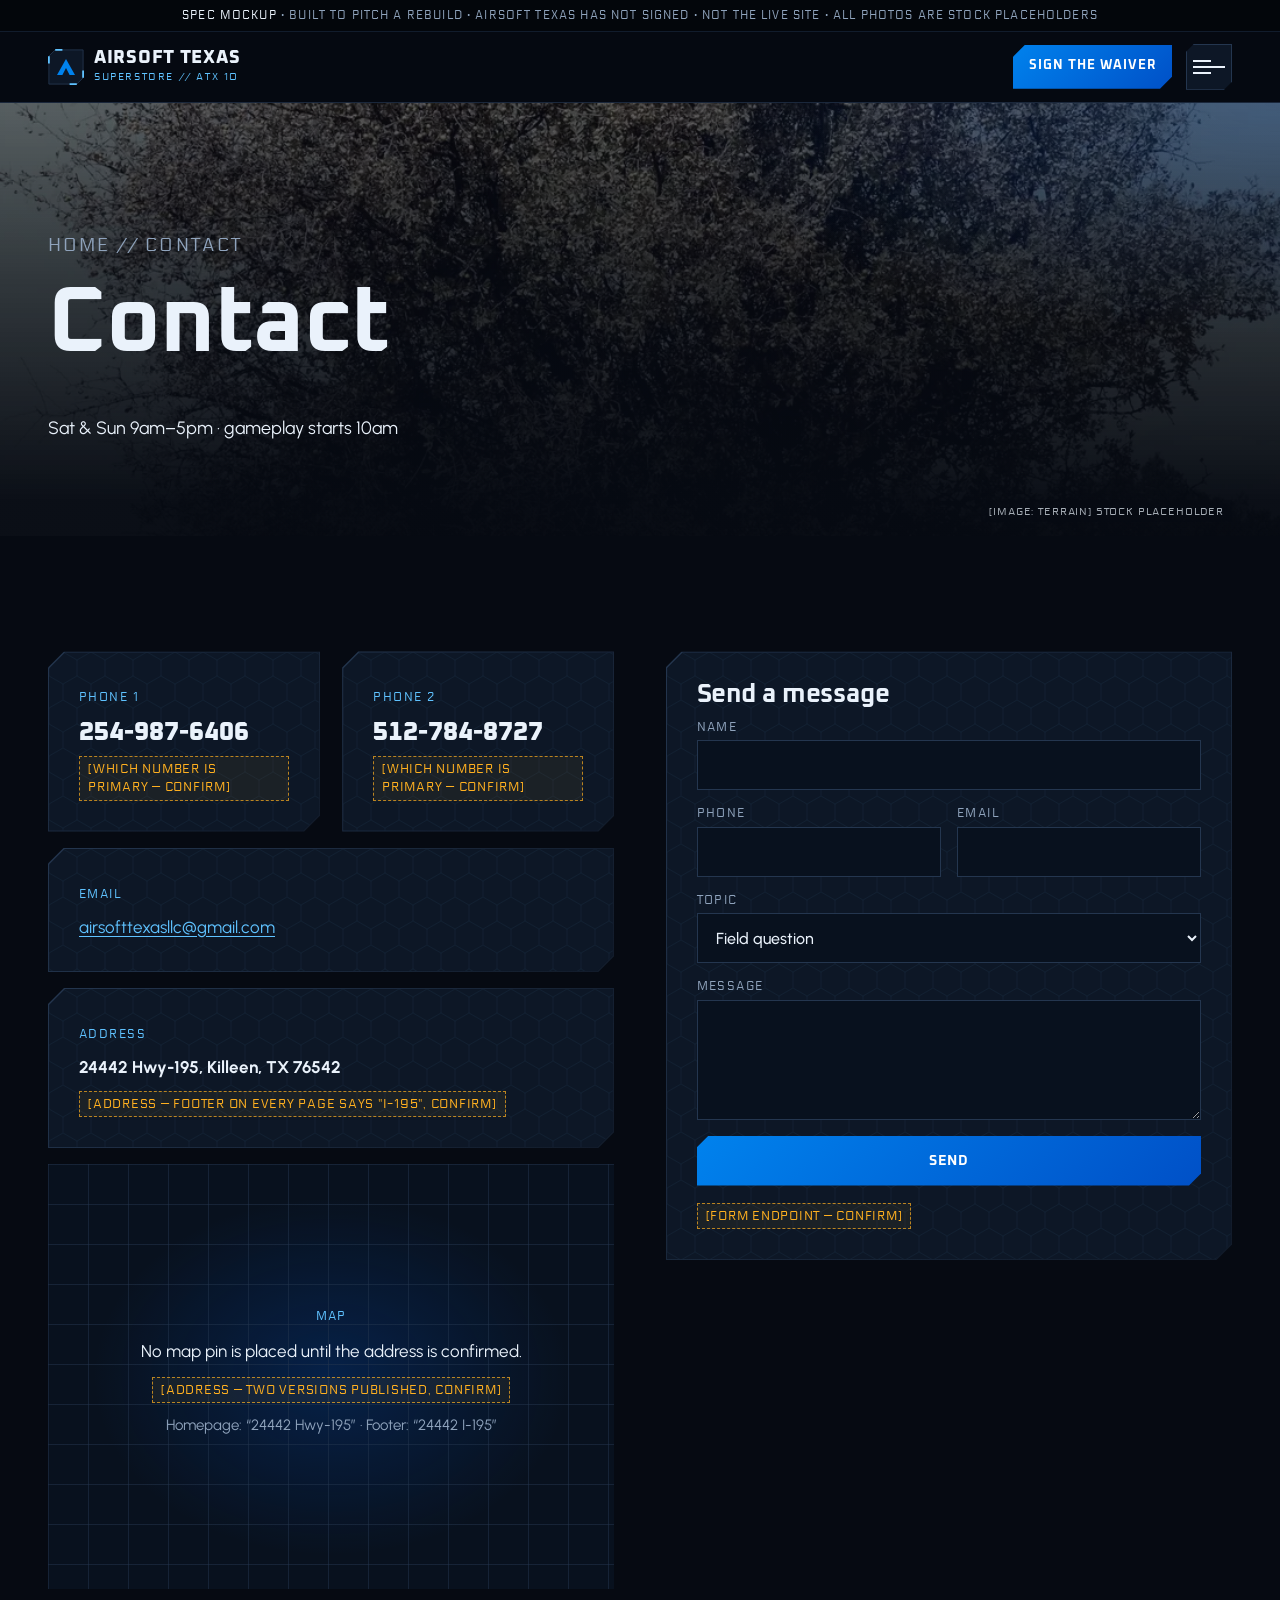
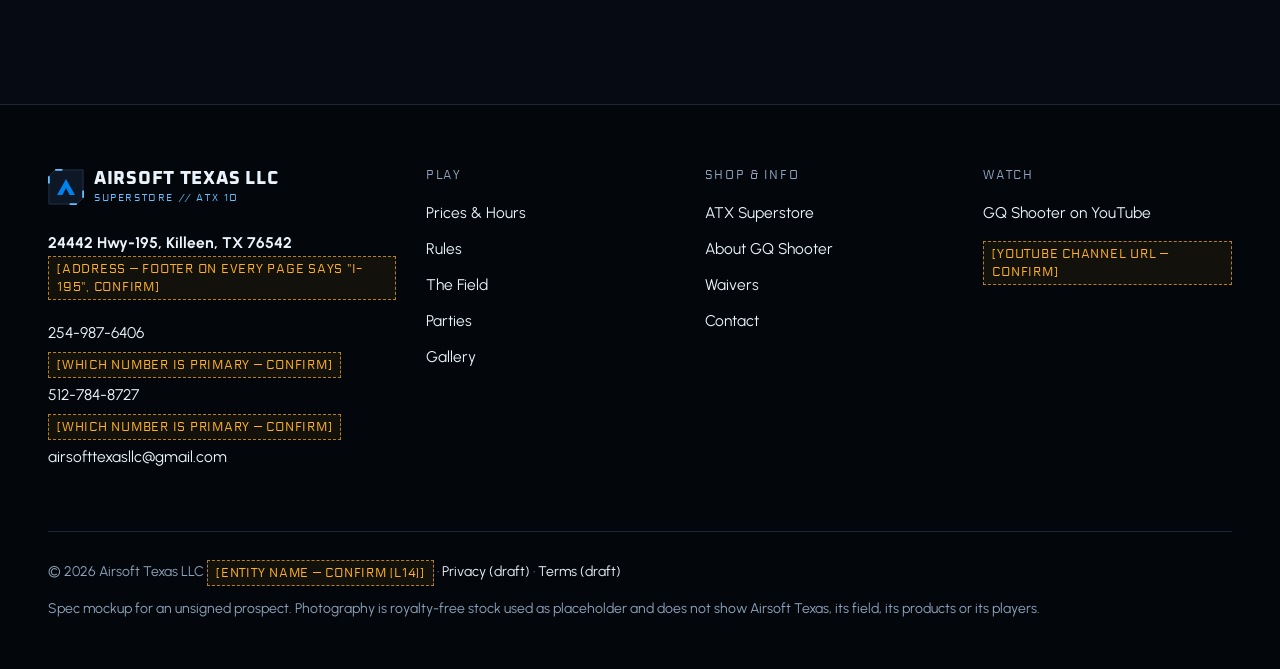
<file: contact.html>
<!doctype html>
<html lang="en">
<head>
<meta charset="utf-8">
<meta name="viewport" content="width=device-width, initial-scale=1">
<title>Contact — Airsoft Texas, Killeen TX</title>
<meta name="description" content="Contact Airsoft Texas: 254-987-6406 or 512-784-8727, airsofttexasllc@gmail.com. Open Saturdays and Sundays 9am–5pm.">
<meta name="robots" content="noindex, nofollow">
<meta name="theme-color" content="#060A12">
<link rel="icon" href="assets/favicon.svg" type="image/svg+xml">
<link rel="preconnect" href="https://fonts.googleapis.com">
<link rel="preconnect" href="https://fonts.gstatic.com" crossorigin>
<link href="https://fonts.googleapis.com/css2?family=Electrolize&amp;family=Oxanium:wght@500;600;700;800&amp;family=Urbanist:wght@400;500;600;700&amp;display=swap" rel="stylesheet">
<link rel="stylesheet" href="styles.css">
</head>
<body>
<a class="skip" href="#main">Skip to content</a>
<div class="mock-ribbon"><strong>Spec mockup</strong> · built to pitch a rebuild · Airsoft Texas has not signed · not the live site · all photos are stock placeholders</div>
<header class="site-header"><div class="wrap">
  <a class="brand" href="index.html" aria-label="Airsoft Texas Superstore — home"><svg viewBox="0 0 40 40" aria-hidden="true"><path d="M8 1h31v31l-7 7H1V8z" fill="#0D1726" stroke="#24364F"/><path d="M10 29l10-18 10 18h-6l-4-8-4 8z" fill="#0082ED"/><path d="M8 1h8M1 8v8M39 32v-8M32 39h-8" stroke="#5FC2FF" stroke-width="2"/></svg><span class="brand-name">Airsoft Texas<small>Superstore // ATX 10</small></span></a>
  <nav class="nav" aria-label="Main"><ul><li><a href="index.html">Home</a></li><li><a href="prices-hours.html">Prices &amp; Hours</a></li><li><a href="rules.html">Rules</a></li><li><a href="the-field.html">The Field</a></li><li><a href="superstore.html">Superstore</a></li><li><a href="parties.html">Parties</a></li><li><a href="about.html">About</a></li><li><a href="waivers.html">Waivers</a></li><li><a href="gallery.html">Gallery</a></li><li><a href="contact.html" aria-current="page">Contact</a></li></ul></nav>
  <a class="btn btn--primary header-cta" href="waivers.html">Sign the waiver</a>
  <button class="menu-btn" type="button" aria-expanded="false" aria-controls="mobile-nav"><span></span><span class="sr">Menu</span></button>
</div></header>
<nav class="mobile-nav" id="mobile-nav" aria-label="Mobile"><ul><li><a href="index.html">Home</a></li><li><a href="prices-hours.html">Prices &amp; Hours</a></li><li><a href="rules.html">Rules</a></li><li><a href="the-field.html">The Field</a></li><li><a href="superstore.html">Superstore</a></li><li><a href="parties.html">Parties</a></li><li><a href="about.html">About</a></li><li><a href="waivers.html">Waivers</a></li><li><a href="gallery.html">Gallery</a></li><li><a href="contact.html" aria-current="page">Contact</a></li></ul>
  <div class="btn-row" style="margin-top:24px"><a class="btn btn--primary" href="waivers.html">Sign the waiver</a><a class="btn btn--ghost" href="tel:+12549876406">Call 254-987-6406</a></div>
</nav>
<main id="main">
<section class="page-hero">
  <div class="bg" data-parallax="0.08"><img src="assets/img/PLACEHOLDER-field-lone-tree.webp" alt="Shrub on rocky ground" width="1100" height="825"></div>
  <div class="wrap"><p class="data crumbs"><a href="index.html">Home</a> // Contact</p><h1>Contact</h1><p>Sat &amp; Sun 9am–5pm · gameplay starts 10am</p></div>
  <span class="img-label">[IMAGE: terrain] stock placeholder</span>
</section><section class="section"><div class="wrap split split--top">
  <div class="rv">
    <div class="grid grid--2">
      <div class="panel "><div class="in"><span class="data data--blue">Phone 1</span><p style="font:800 1.6rem/1.2 var(--f-display);margin:8px 0"><a href="tel:+12549876406" style="color:var(--light);text-decoration:none">254-987-6406</a></p><span class="confirm">[WHICH NUMBER IS PRIMARY — CONFIRM]</span></div></div>
      <div class="panel "><div class="in"><span class="data data--blue">Phone 2</span><p style="font:800 1.6rem/1.2 var(--f-display);margin:8px 0"><a href="tel:+15127848727" style="color:var(--light);text-decoration:none">512-784-8727</a></p><span class="confirm">[WHICH NUMBER IS PRIMARY — CONFIRM]</span></div></div>
    </div>
    <div style="height:16px"></div>
    <div class="panel "><div class="in"><span class="data data--blue">Email</span><p style="margin:8px 0 0"><a href="mailto:airsofttexasllc@gmail.com">airsofttexasllc@gmail.com</a></p></div></div>
    <div style="height:16px"></div>
    <div class="panel "><div class="in"><span class="data data--blue">Address</span><p style="margin:8px 0"><strong>24442 Hwy-195, Killeen, TX 76542</strong></p><span class="confirm">[ADDRESS — FOOTER ON EVERY PAGE SAYS "I-195", CONFIRM]</span></div></div>
    <div style="height:16px"></div>
    <div class="map-ph"><div><span class="data data--blue">Map</span><p style="margin:10px 0">No map pin is placed until the address is confirmed.</p><span class="confirm">[ADDRESS — TWO VERSIONS PUBLISHED, CONFIRM]</span><p class="muted" style="margin-top:10px;font-size:15px">Homepage: “24442 Hwy-195” · Footer: “24442 I-195”</p></div></div>
  </div>
  <div class="rv"><div class="panel "><div class="in"><h3>Send a message</h3><form class="form" data-mock action="#" method="post">
    <div class="field"><label for="c-name">Name</label><input id="c-name" name="name" autocomplete="name" required></div>
    <div class="form-row"><div class="field"><label for="c-phone">Phone</label><input id="c-phone" type="tel" name="phone" autocomplete="tel"></div><div class="field"><label for="c-email">Email</label><input id="c-email" type="email" name="email" autocomplete="email"></div></div>
    <div class="field"><label for="c-topic">Topic</label><select id="c-topic" name="topic"><option>Field question</option><option value="stock">Superstore — ask about stock</option><option>Weekday party</option><option>Something else</option></select></div>
    <div class="field"><label for="c-msg">Message</label><textarea id="c-msg" name="message" required></textarea></div>
    <button class="btn btn--primary" type="submit">Send</button>
    <p class="form-note" tabindex="-1">Mockup only — this form is not connected and nothing was sent.</p>
    <p style="margin:0"><span class="confirm">[FORM ENDPOINT — CONFIRM]</span></p></form></div></div></div>
</div></section></main>
<footer class="site-footer"><div class="wrap">
  <div class="footer-grid">
    <div>
      <a class="brand" href="index.html"><svg viewBox="0 0 40 40" aria-hidden="true"><path d="M8 1h31v31l-7 7H1V8z" fill="#0D1726" stroke="#24364F"/><path d="M10 29l10-18 10 18h-6l-4-8-4 8z" fill="#0082ED"/><path d="M8 1h8M1 8v8M39 32v-8M32 39h-8" stroke="#5FC2FF" stroke-width="2"/></svg><span class="brand-name">Airsoft Texas LLC<small>Superstore // ATX 10</small></span></a>
      <p style="margin-top:18px"><strong>24442 Hwy-195, Killeen, TX 76542</strong><br><span class="confirm">[ADDRESS — FOOTER ON EVERY PAGE SAYS "I-195", CONFIRM]</span></p>
      <p><a href="tel:+12549876406">254-987-6406</a> <span class="confirm">[WHICH NUMBER IS PRIMARY — CONFIRM]</span><br><a href="tel:+15127848727">512-784-8727</a> <span class="confirm">[WHICH NUMBER IS PRIMARY — CONFIRM]</span><br><a href="mailto:airsofttexasllc@gmail.com">airsofttexasllc@gmail.com</a></p>
    </div>
    <div><h2>Play</h2><ul><li><a href="prices-hours.html">Prices &amp; Hours</a></li><li><a href="rules.html">Rules</a></li><li><a href="the-field.html">The Field</a></li><li><a href="parties.html">Parties</a></li><li><a href="gallery.html">Gallery</a></li></ul></div>
    <div><h2>Shop &amp; info</h2><ul><li><a href="superstore.html">ATX Superstore</a></li><li><a href="about.html">About GQ Shooter</a></li><li><a href="waivers.html">Waivers</a></li><li><a href="contact.html">Contact</a></li></ul></div>
    <div><h2>Watch</h2><ul><li><a href="https://www.youtube.com/results?search_query=GQ+Shooter" rel="noopener">GQ Shooter on YouTube</a></li></ul><p style="margin-top:10px"><span class="confirm">[YOUTUBE CHANNEL URL — CONFIRM]</span></p></div>
  </div>
  <div class="legal-line">
    <p style="margin:0">© <span data-year>2026</span> Airsoft Texas LLC <span class="confirm">[ENTITY NAME — CONFIRM (L14)]</span> · <a href="privacy.html">Privacy (draft)</a> · <a href="terms.html">Terms (draft)</a></p>
    <p style="margin:0">Spec mockup for an unsigned prospect. Photography is royalty-free stock used as placeholder and does not show Airsoft Texas, its field, its products or its players.</p>
  </div>
</div></footer>
<nav class="actionbar" aria-label="Quick actions">
  <a href="waivers.html"><svg viewBox="0 0 24 24" fill="none" stroke="currentColor" stroke-width="2" aria-hidden="true"><path d="M14 3H6v18h12V7z"/><path d="M14 3v4h4M9 13h6M9 17h6"/></svg>Waiver</a>
  <a href="tel:+12549876406"><svg viewBox="0 0 24 24" fill="none" stroke="currentColor" stroke-width="2" aria-hidden="true"><path d="M5 3h4l2 5-2.5 1.5a11 11 0 0 0 6 6L16 13l5 2v4a2 2 0 0 1-2 2A16 16 0 0 1 3 5a2 2 0 0 1 2-2"/></svg><span>Call<small>[primary? confirm]</small></span></a>
</nav>
<script src="script.js"></script>
</body>
</html>
</file>
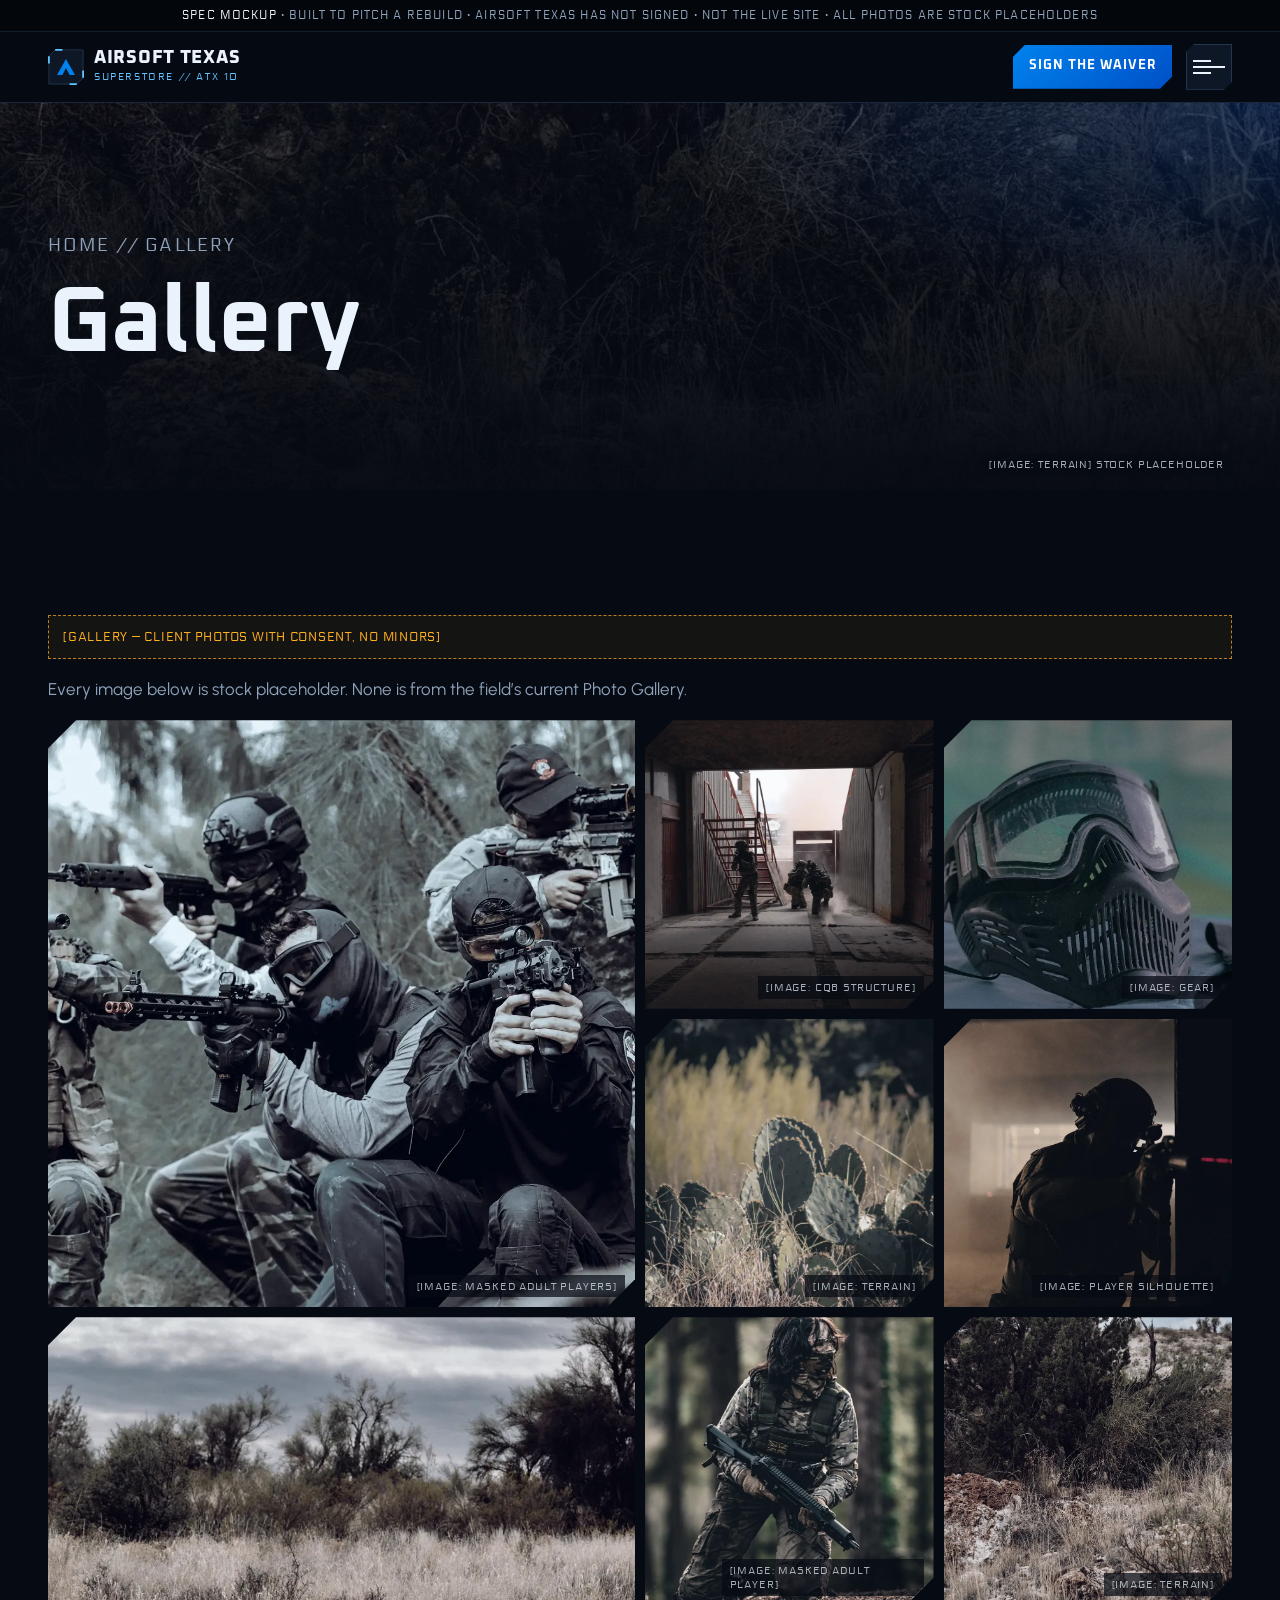
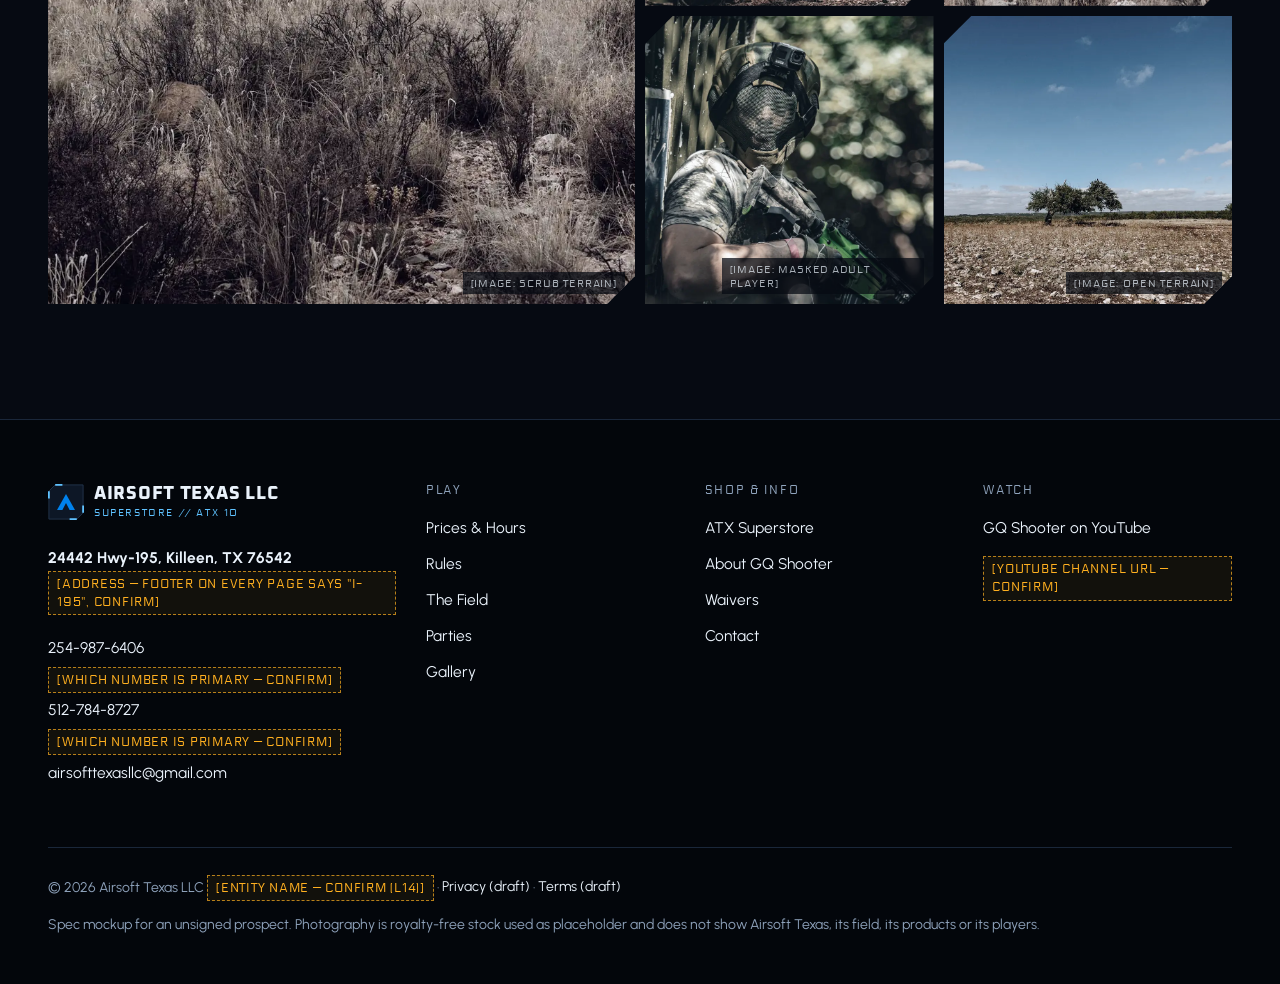
<file: gallery.html>
<!doctype html>
<html lang="en">
<head>
<meta charset="utf-8">
<meta name="viewport" content="width=device-width, initial-scale=1">
<title>Gallery — Airsoft Texas</title>
<meta name="description" content="Photo gallery for Airsoft Texas 10 in Killeen, TX.">
<meta name="robots" content="noindex, nofollow">
<meta name="theme-color" content="#060A12">
<link rel="icon" href="assets/favicon.svg" type="image/svg+xml">
<link rel="preconnect" href="https://fonts.googleapis.com">
<link rel="preconnect" href="https://fonts.gstatic.com" crossorigin>
<link href="https://fonts.googleapis.com/css2?family=Electrolize&amp;family=Oxanium:wght@500;600;700;800&amp;family=Urbanist:wght@400;500;600;700&amp;display=swap" rel="stylesheet">
<link rel="stylesheet" href="styles.css">
</head>
<body>
<a class="skip" href="#main">Skip to content</a>
<div class="mock-ribbon"><strong>Spec mockup</strong> · built to pitch a rebuild · Airsoft Texas has not signed · not the live site · all photos are stock placeholders</div>
<header class="site-header"><div class="wrap">
  <a class="brand" href="index.html" aria-label="Airsoft Texas Superstore — home"><svg viewBox="0 0 40 40" aria-hidden="true"><path d="M8 1h31v31l-7 7H1V8z" fill="#0D1726" stroke="#24364F"/><path d="M10 29l10-18 10 18h-6l-4-8-4 8z" fill="#0082ED"/><path d="M8 1h8M1 8v8M39 32v-8M32 39h-8" stroke="#5FC2FF" stroke-width="2"/></svg><span class="brand-name">Airsoft Texas<small>Superstore // ATX 10</small></span></a>
  <nav class="nav" aria-label="Main"><ul><li><a href="index.html">Home</a></li><li><a href="prices-hours.html">Prices &amp; Hours</a></li><li><a href="rules.html">Rules</a></li><li><a href="the-field.html">The Field</a></li><li><a href="superstore.html">Superstore</a></li><li><a href="parties.html">Parties</a></li><li><a href="about.html">About</a></li><li><a href="waivers.html">Waivers</a></li><li><a href="gallery.html" aria-current="page">Gallery</a></li><li><a href="contact.html">Contact</a></li></ul></nav>
  <a class="btn btn--primary header-cta" href="waivers.html">Sign the waiver</a>
  <button class="menu-btn" type="button" aria-expanded="false" aria-controls="mobile-nav"><span></span><span class="sr">Menu</span></button>
</div></header>
<nav class="mobile-nav" id="mobile-nav" aria-label="Mobile"><ul><li><a href="index.html">Home</a></li><li><a href="prices-hours.html">Prices &amp; Hours</a></li><li><a href="rules.html">Rules</a></li><li><a href="the-field.html">The Field</a></li><li><a href="superstore.html">Superstore</a></li><li><a href="parties.html">Parties</a></li><li><a href="about.html">About</a></li><li><a href="waivers.html">Waivers</a></li><li><a href="gallery.html" aria-current="page">Gallery</a></li><li><a href="contact.html">Contact</a></li></ul>
  <div class="btn-row" style="margin-top:24px"><a class="btn btn--primary" href="waivers.html">Sign the waiver</a><a class="btn btn--ghost" href="tel:+12549876406">Call 254-987-6406</a></div>
</nav>
<main id="main">
<section class="page-hero">
  <div class="bg" data-parallax="0.08"><img src="assets/img/PLACEHOLDER-field-brush.webp" alt="Rocky brush" width="1100" height="825"></div>
  <div class="wrap"><p class="data crumbs"><a href="index.html">Home</a> // Gallery</p><h1>Gallery</h1><p></p></div>
  <span class="img-label">[IMAGE: terrain] stock placeholder</span>
</section><section class="section"><div class="wrap"><p><span class="confirm confirm--block">[GALLERY — CLIENT PHOTOS WITH CONSENT, NO MINORS]</span></p><p class="muted">Every image below is stock placeholder. None is from the field’s current Photo Gallery.</p>
<div class="gallery rv-stagger"><figure class="media" style=""><img src="assets/img/PLACEHOLDER-hero-field.webp" alt="Masked players aiming from a crouch" width="1100" height="825" loading="lazy"><span class="img-label">[IMAGE: masked adult players]</span></figure><figure class="media" style=""><img src="assets/img/PLACEHOLDER-field-cqb.webp" alt="Players in a concrete corridor" width="1100" height="825" loading="lazy"><span class="img-label">[IMAGE: CQB structure]</span></figure><figure class="media" style=""><img src="assets/img/PLACEHOLDER-gear-mask.webp" alt="Full-face mask" width="1100" height="825" loading="lazy"><span class="img-label">[IMAGE: gear]</span></figure><figure class="media" style=""><img src="assets/img/PLACEHOLDER-field-cactus.webp" alt="Prickly pear" width="1100" height="825" loading="lazy"><span class="img-label">[IMAGE: terrain]</span></figure><figure class="media" style=""><img src="assets/img/PLACEHOLDER-player-silhouette.webp" alt="Silhouetted player" width="1100" height="825" loading="lazy"><span class="img-label">[IMAGE: player silhouette]</span></figure><figure class="media" style=""><img src="assets/img/PLACEHOLDER-field-scrub.webp" alt="Scrub terrain" width="1100" height="825" loading="lazy"><span class="img-label">[IMAGE: scrub terrain]</span></figure><figure class="media" style=""><img src="assets/img/PLACEHOLDER-player-kneel.webp" alt="Kneeling masked player" width="1100" height="825" loading="lazy"><span class="img-label">[IMAGE: masked adult player]</span></figure><figure class="media" style=""><img src="assets/img/PLACEHOLDER-field-brush.webp" alt="Rocky brush" width="1100" height="825" loading="lazy"><span class="img-label">[IMAGE: terrain]</span></figure><figure class="media" style=""><img src="assets/img/PLACEHOLDER-hero-mobile.webp" alt="Helmeted masked player" width="1100" height="825" loading="lazy"><span class="img-label">[IMAGE: masked adult player]</span></figure><figure class="media" style=""><img src="assets/img/PLACEHOLDER-field-open.webp" alt="Open field" width="1100" height="825" loading="lazy"><span class="img-label">[IMAGE: open terrain]</span></figure></div></div></section></main>
<footer class="site-footer"><div class="wrap">
  <div class="footer-grid">
    <div>
      <a class="brand" href="index.html"><svg viewBox="0 0 40 40" aria-hidden="true"><path d="M8 1h31v31l-7 7H1V8z" fill="#0D1726" stroke="#24364F"/><path d="M10 29l10-18 10 18h-6l-4-8-4 8z" fill="#0082ED"/><path d="M8 1h8M1 8v8M39 32v-8M32 39h-8" stroke="#5FC2FF" stroke-width="2"/></svg><span class="brand-name">Airsoft Texas LLC<small>Superstore // ATX 10</small></span></a>
      <p style="margin-top:18px"><strong>24442 Hwy-195, Killeen, TX 76542</strong><br><span class="confirm">[ADDRESS — FOOTER ON EVERY PAGE SAYS "I-195", CONFIRM]</span></p>
      <p><a href="tel:+12549876406">254-987-6406</a> <span class="confirm">[WHICH NUMBER IS PRIMARY — CONFIRM]</span><br><a href="tel:+15127848727">512-784-8727</a> <span class="confirm">[WHICH NUMBER IS PRIMARY — CONFIRM]</span><br><a href="mailto:airsofttexasllc@gmail.com">airsofttexasllc@gmail.com</a></p>
    </div>
    <div><h2>Play</h2><ul><li><a href="prices-hours.html">Prices &amp; Hours</a></li><li><a href="rules.html">Rules</a></li><li><a href="the-field.html">The Field</a></li><li><a href="parties.html">Parties</a></li><li><a href="gallery.html">Gallery</a></li></ul></div>
    <div><h2>Shop &amp; info</h2><ul><li><a href="superstore.html">ATX Superstore</a></li><li><a href="about.html">About GQ Shooter</a></li><li><a href="waivers.html">Waivers</a></li><li><a href="contact.html">Contact</a></li></ul></div>
    <div><h2>Watch</h2><ul><li><a href="https://www.youtube.com/results?search_query=GQ+Shooter" rel="noopener">GQ Shooter on YouTube</a></li></ul><p style="margin-top:10px"><span class="confirm">[YOUTUBE CHANNEL URL — CONFIRM]</span></p></div>
  </div>
  <div class="legal-line">
    <p style="margin:0">© <span data-year>2026</span> Airsoft Texas LLC <span class="confirm">[ENTITY NAME — CONFIRM (L14)]</span> · <a href="privacy.html">Privacy (draft)</a> · <a href="terms.html">Terms (draft)</a></p>
    <p style="margin:0">Spec mockup for an unsigned prospect. Photography is royalty-free stock used as placeholder and does not show Airsoft Texas, its field, its products or its players.</p>
  </div>
</div></footer>
<nav class="actionbar" aria-label="Quick actions">
  <a href="waivers.html"><svg viewBox="0 0 24 24" fill="none" stroke="currentColor" stroke-width="2" aria-hidden="true"><path d="M14 3H6v18h12V7z"/><path d="M14 3v4h4M9 13h6M9 17h6"/></svg>Waiver</a>
  <a href="tel:+12549876406"><svg viewBox="0 0 24 24" fill="none" stroke="currentColor" stroke-width="2" aria-hidden="true"><path d="M5 3h4l2 5-2.5 1.5a11 11 0 0 0 6 6L16 13l5 2v4a2 2 0 0 1-2 2A16 16 0 0 1 3 5a2 2 0 0 1 2-2"/></svg><span>Call<small>[primary? confirm]</small></span></a>
</nav>
<script src="script.js"></script>
</body>
</html>
</file>
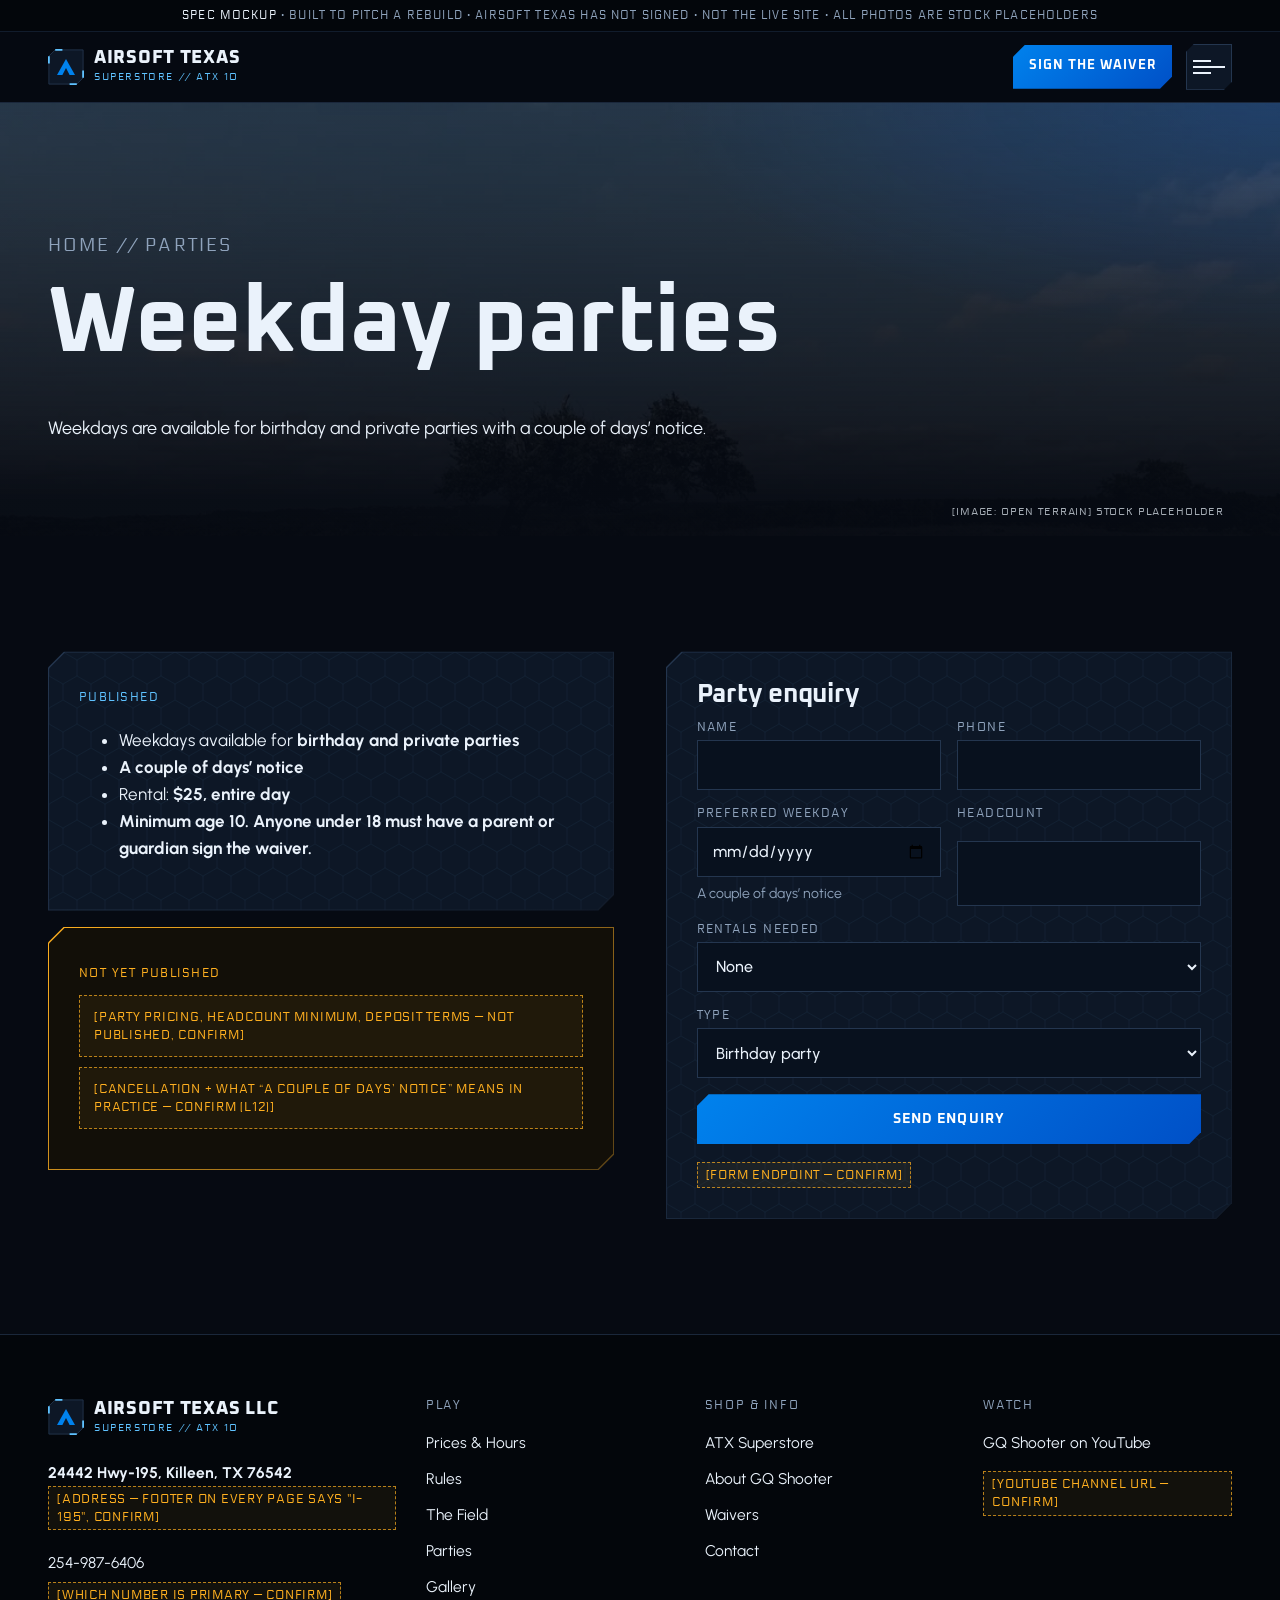
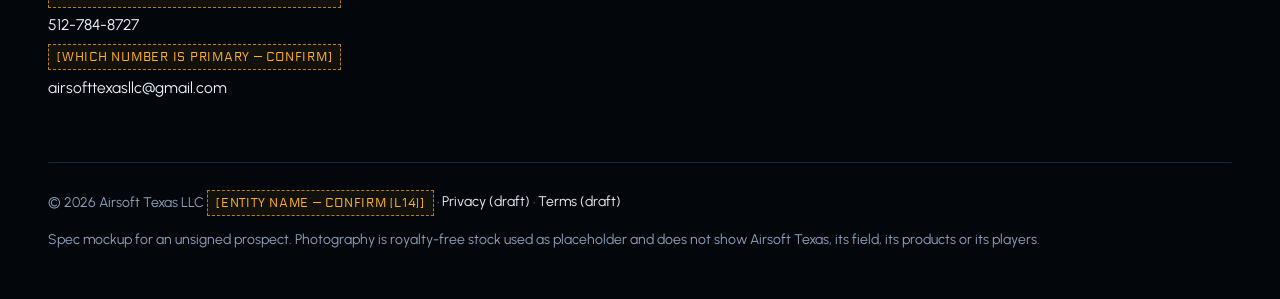
<file: parties.html>
<!doctype html>
<html lang="en">
<head>
<meta charset="utf-8">
<meta name="viewport" content="width=device-width, initial-scale=1">
<title>Parties — Airsoft Texas weekday birthday & private parties</title>
<meta name="description" content="Book a weekday birthday or private party at Airsoft Texas in Killeen, TX — available with a couple of days' notice.">
<meta name="robots" content="noindex, nofollow">
<meta name="theme-color" content="#060A12">
<link rel="icon" href="assets/favicon.svg" type="image/svg+xml">
<link rel="preconnect" href="https://fonts.googleapis.com">
<link rel="preconnect" href="https://fonts.gstatic.com" crossorigin>
<link href="https://fonts.googleapis.com/css2?family=Electrolize&amp;family=Oxanium:wght@500;600;700;800&amp;family=Urbanist:wght@400;500;600;700&amp;display=swap" rel="stylesheet">
<link rel="stylesheet" href="styles.css">
</head>
<body>
<a class="skip" href="#main">Skip to content</a>
<div class="mock-ribbon"><strong>Spec mockup</strong> · built to pitch a rebuild · Airsoft Texas has not signed · not the live site · all photos are stock placeholders</div>
<header class="site-header"><div class="wrap">
  <a class="brand" href="index.html" aria-label="Airsoft Texas Superstore — home"><svg viewBox="0 0 40 40" aria-hidden="true"><path d="M8 1h31v31l-7 7H1V8z" fill="#0D1726" stroke="#24364F"/><path d="M10 29l10-18 10 18h-6l-4-8-4 8z" fill="#0082ED"/><path d="M8 1h8M1 8v8M39 32v-8M32 39h-8" stroke="#5FC2FF" stroke-width="2"/></svg><span class="brand-name">Airsoft Texas<small>Superstore // ATX 10</small></span></a>
  <nav class="nav" aria-label="Main"><ul><li><a href="index.html">Home</a></li><li><a href="prices-hours.html">Prices &amp; Hours</a></li><li><a href="rules.html">Rules</a></li><li><a href="the-field.html">The Field</a></li><li><a href="superstore.html">Superstore</a></li><li><a href="parties.html" aria-current="page">Parties</a></li><li><a href="about.html">About</a></li><li><a href="waivers.html">Waivers</a></li><li><a href="gallery.html">Gallery</a></li><li><a href="contact.html">Contact</a></li></ul></nav>
  <a class="btn btn--primary header-cta" href="waivers.html">Sign the waiver</a>
  <button class="menu-btn" type="button" aria-expanded="false" aria-controls="mobile-nav"><span></span><span class="sr">Menu</span></button>
</div></header>
<nav class="mobile-nav" id="mobile-nav" aria-label="Mobile"><ul><li><a href="index.html">Home</a></li><li><a href="prices-hours.html">Prices &amp; Hours</a></li><li><a href="rules.html">Rules</a></li><li><a href="the-field.html">The Field</a></li><li><a href="superstore.html">Superstore</a></li><li><a href="parties.html" aria-current="page">Parties</a></li><li><a href="about.html">About</a></li><li><a href="waivers.html">Waivers</a></li><li><a href="gallery.html">Gallery</a></li><li><a href="contact.html">Contact</a></li></ul>
  <div class="btn-row" style="margin-top:24px"><a class="btn btn--primary" href="waivers.html">Sign the waiver</a><a class="btn btn--ghost" href="tel:+12549876406">Call 254-987-6406</a></div>
</nav>
<main id="main">
<section class="page-hero">
  <div class="bg" data-parallax="0.08"><img src="assets/img/PLACEHOLDER-field-open.webp" alt="Flat rocky Texas field with a lone oak" width="1100" height="825"></div>
  <div class="wrap"><p class="data crumbs"><a href="index.html">Home</a> // Parties</p><h1>Weekday parties</h1><p>Weekdays are available for birthday and private parties with a couple of days’ notice.</p></div>
  <span class="img-label">[IMAGE: open terrain] stock placeholder</span>
</section><section class="section"><div class="wrap split split--top">
  <div class="rv">
    <div class="panel "><div class="in"><span class="data data--blue">Published</span><ul><li>Weekdays available for <strong>birthday and private parties</strong></li><li><strong>A couple of days’ notice</strong></li><li>Rental: <strong>$25, entire day</strong></li><li><strong>Minimum age 10.</strong> <strong>Anyone under 18 must have a parent or guardian sign the waiver.</strong></li></ul></div></div>
    <div style="height:16px"></div>
    <div class="panel panel--caution"><div class="in"><span class="data" style="color:var(--caution)">Not yet published</span><span class="confirm confirm--block">[PARTY PRICING, HEADCOUNT MINIMUM, DEPOSIT TERMS — NOT PUBLISHED, CONFIRM]</span><span class="confirm confirm--block">[CANCELLATION + WHAT “A COUPLE OF DAYS’ NOTICE” MEANS IN PRACTICE — CONFIRM (L12)]</span></div></div>
  </div>
  <div class="rv"><div class="panel "><div class="in"><h3>Party enquiry</h3>
<form class="form" data-mock action="#" method="post">
  <div class="form-row"><div class="field"><label for="p-name">Name</label><input id="p-name" name="name" autocomplete="name" required></div>
  <div class="field"><label for="p-phone">Phone</label><input id="p-phone" type="tel" name="phone" autocomplete="tel" required></div></div>
  <div class="form-row"><div class="field"><label for="p-date">Preferred weekday</label><input id="p-date" type="date" name="date" required><span class="hint">A couple of days’ notice</span></div>
  <div class="field"><label for="p-count">Headcount</label><input id="p-count" type="number" min="1" inputmode="numeric" name="headcount" required></div></div>
  <div class="field"><label for="p-rent">Rentals needed</label><select id="p-rent" name="rentals"><option>None</option><option>Some players</option><option>Everyone</option></select></div>
  <div class="field"><label for="p-type">Type</label><select id="p-type" name="type"><option>Birthday party</option><option>Private party</option></select></div>
  <button class="btn btn--primary" type="submit">Send enquiry</button>
  <p class="form-note" tabindex="-1">Mockup only — this form is not connected and nothing was sent.</p>
  <p style="margin:0"><span class="confirm">[FORM ENDPOINT — CONFIRM]</span></p>
</form></div></div></div>
</div></section></main>
<footer class="site-footer"><div class="wrap">
  <div class="footer-grid">
    <div>
      <a class="brand" href="index.html"><svg viewBox="0 0 40 40" aria-hidden="true"><path d="M8 1h31v31l-7 7H1V8z" fill="#0D1726" stroke="#24364F"/><path d="M10 29l10-18 10 18h-6l-4-8-4 8z" fill="#0082ED"/><path d="M8 1h8M1 8v8M39 32v-8M32 39h-8" stroke="#5FC2FF" stroke-width="2"/></svg><span class="brand-name">Airsoft Texas LLC<small>Superstore // ATX 10</small></span></a>
      <p style="margin-top:18px"><strong>24442 Hwy-195, Killeen, TX 76542</strong><br><span class="confirm">[ADDRESS — FOOTER ON EVERY PAGE SAYS "I-195", CONFIRM]</span></p>
      <p><a href="tel:+12549876406">254-987-6406</a> <span class="confirm">[WHICH NUMBER IS PRIMARY — CONFIRM]</span><br><a href="tel:+15127848727">512-784-8727</a> <span class="confirm">[WHICH NUMBER IS PRIMARY — CONFIRM]</span><br><a href="mailto:airsofttexasllc@gmail.com">airsofttexasllc@gmail.com</a></p>
    </div>
    <div><h2>Play</h2><ul><li><a href="prices-hours.html">Prices &amp; Hours</a></li><li><a href="rules.html">Rules</a></li><li><a href="the-field.html">The Field</a></li><li><a href="parties.html">Parties</a></li><li><a href="gallery.html">Gallery</a></li></ul></div>
    <div><h2>Shop &amp; info</h2><ul><li><a href="superstore.html">ATX Superstore</a></li><li><a href="about.html">About GQ Shooter</a></li><li><a href="waivers.html">Waivers</a></li><li><a href="contact.html">Contact</a></li></ul></div>
    <div><h2>Watch</h2><ul><li><a href="https://www.youtube.com/results?search_query=GQ+Shooter" rel="noopener">GQ Shooter on YouTube</a></li></ul><p style="margin-top:10px"><span class="confirm">[YOUTUBE CHANNEL URL — CONFIRM]</span></p></div>
  </div>
  <div class="legal-line">
    <p style="margin:0">© <span data-year>2026</span> Airsoft Texas LLC <span class="confirm">[ENTITY NAME — CONFIRM (L14)]</span> · <a href="privacy.html">Privacy (draft)</a> · <a href="terms.html">Terms (draft)</a></p>
    <p style="margin:0">Spec mockup for an unsigned prospect. Photography is royalty-free stock used as placeholder and does not show Airsoft Texas, its field, its products or its players.</p>
  </div>
</div></footer>
<nav class="actionbar" aria-label="Quick actions">
  <a href="waivers.html"><svg viewBox="0 0 24 24" fill="none" stroke="currentColor" stroke-width="2" aria-hidden="true"><path d="M14 3H6v18h12V7z"/><path d="M14 3v4h4M9 13h6M9 17h6"/></svg>Waiver</a>
  <a href="tel:+12549876406"><svg viewBox="0 0 24 24" fill="none" stroke="currentColor" stroke-width="2" aria-hidden="true"><path d="M5 3h4l2 5-2.5 1.5a11 11 0 0 0 6 6L16 13l5 2v4a2 2 0 0 1-2 2A16 16 0 0 1 3 5a2 2 0 0 1 2-2"/></svg><span>Call<small>[primary? confirm]</small></span></a>
</nav>
<script src="script.js"></script>
</body>
</html>
</file>
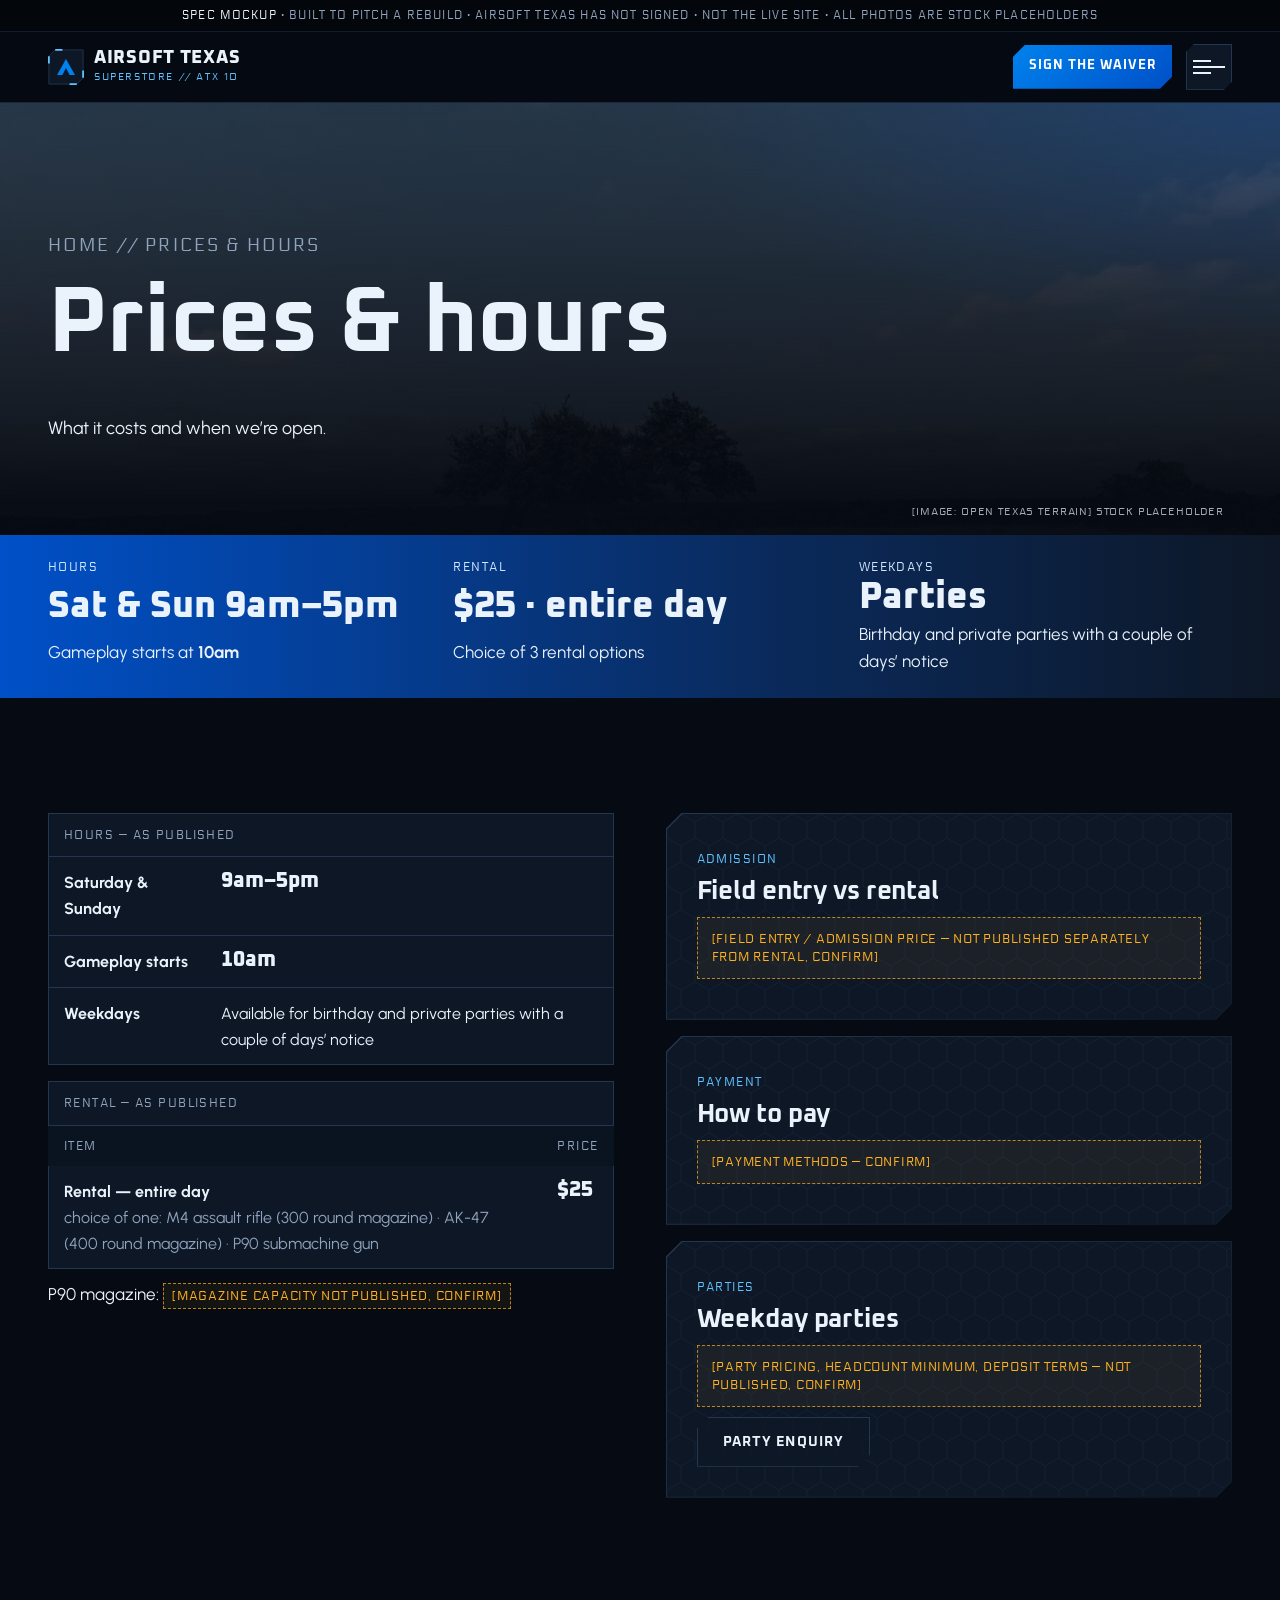
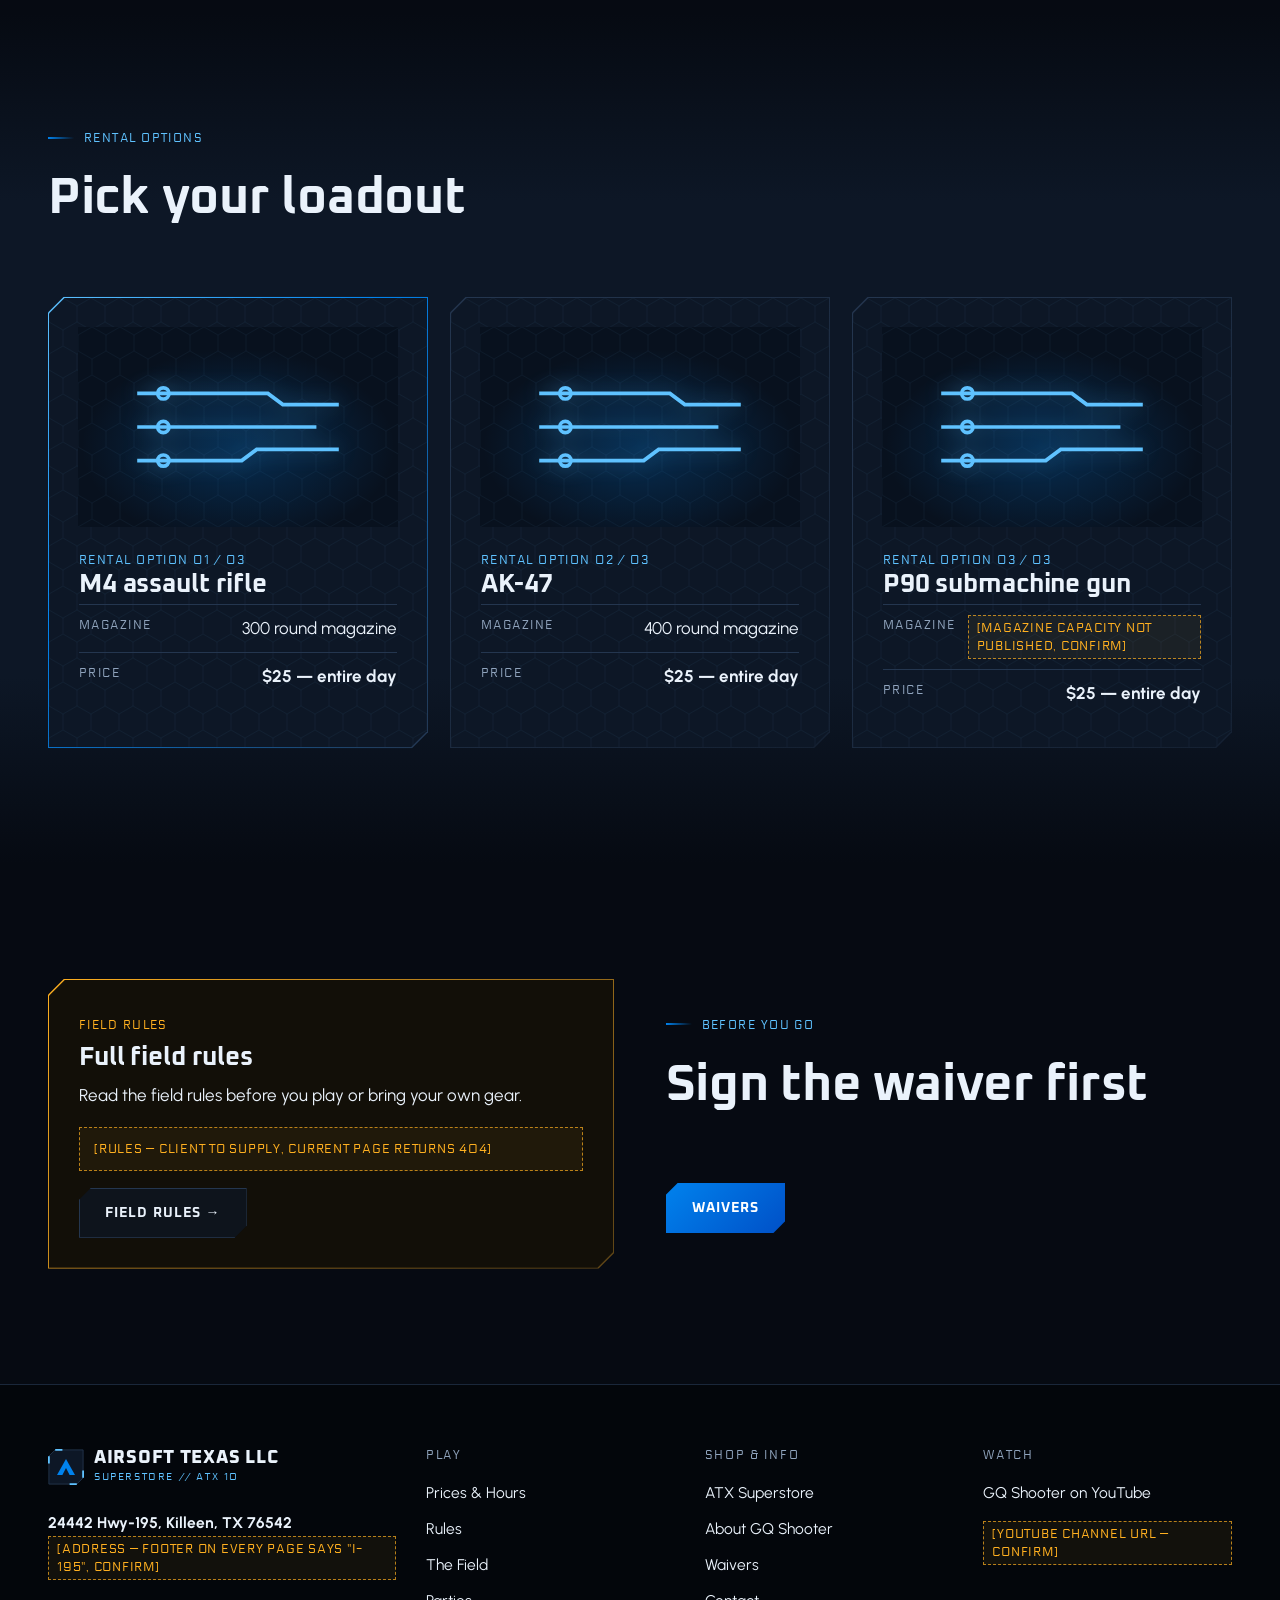
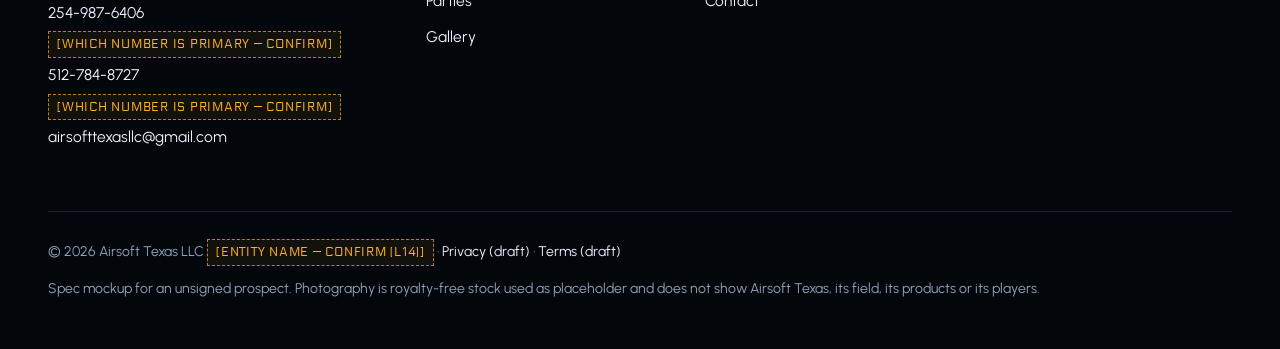
<file: prices-hours.html>
<!doctype html>
<html lang="en">
<head>
<meta charset="utf-8">
<meta name="viewport" content="width=device-width, initial-scale=1">
<title>Prices & Hours — Airsoft Texas, Killeen TX</title>
<meta name="description" content="Airsoft Texas prices and hours: Saturdays and Sundays 9am–5pm, gameplay starts 10am. $25 all-day rental — M4, AK-47 or P90. Weekday parties by arrangement.">
<meta name="robots" content="noindex, nofollow">
<meta name="theme-color" content="#060A12">
<link rel="icon" href="assets/favicon.svg" type="image/svg+xml">
<link rel="preconnect" href="https://fonts.googleapis.com">
<link rel="preconnect" href="https://fonts.gstatic.com" crossorigin>
<link href="https://fonts.googleapis.com/css2?family=Electrolize&amp;family=Oxanium:wght@500;600;700;800&amp;family=Urbanist:wght@400;500;600;700&amp;display=swap" rel="stylesheet">
<link rel="stylesheet" href="styles.css">
</head>
<body>
<a class="skip" href="#main">Skip to content</a>
<div class="mock-ribbon"><strong>Spec mockup</strong> · built to pitch a rebuild · Airsoft Texas has not signed · not the live site · all photos are stock placeholders</div>
<header class="site-header"><div class="wrap">
  <a class="brand" href="index.html" aria-label="Airsoft Texas Superstore — home"><svg viewBox="0 0 40 40" aria-hidden="true"><path d="M8 1h31v31l-7 7H1V8z" fill="#0D1726" stroke="#24364F"/><path d="M10 29l10-18 10 18h-6l-4-8-4 8z" fill="#0082ED"/><path d="M8 1h8M1 8v8M39 32v-8M32 39h-8" stroke="#5FC2FF" stroke-width="2"/></svg><span class="brand-name">Airsoft Texas<small>Superstore // ATX 10</small></span></a>
  <nav class="nav" aria-label="Main"><ul><li><a href="index.html">Home</a></li><li><a href="prices-hours.html" aria-current="page">Prices &amp; Hours</a></li><li><a href="rules.html">Rules</a></li><li><a href="the-field.html">The Field</a></li><li><a href="superstore.html">Superstore</a></li><li><a href="parties.html">Parties</a></li><li><a href="about.html">About</a></li><li><a href="waivers.html">Waivers</a></li><li><a href="gallery.html">Gallery</a></li><li><a href="contact.html">Contact</a></li></ul></nav>
  <a class="btn btn--primary header-cta" href="waivers.html">Sign the waiver</a>
  <button class="menu-btn" type="button" aria-expanded="false" aria-controls="mobile-nav"><span></span><span class="sr">Menu</span></button>
</div></header>
<nav class="mobile-nav" id="mobile-nav" aria-label="Mobile"><ul><li><a href="index.html">Home</a></li><li><a href="prices-hours.html" aria-current="page">Prices &amp; Hours</a></li><li><a href="rules.html">Rules</a></li><li><a href="the-field.html">The Field</a></li><li><a href="superstore.html">Superstore</a></li><li><a href="parties.html">Parties</a></li><li><a href="about.html">About</a></li><li><a href="waivers.html">Waivers</a></li><li><a href="gallery.html">Gallery</a></li><li><a href="contact.html">Contact</a></li></ul>
  <div class="btn-row" style="margin-top:24px"><a class="btn btn--primary" href="waivers.html">Sign the waiver</a><a class="btn btn--ghost" href="tel:+12549876406">Call 254-987-6406</a></div>
</nav>
<main id="main">
<section class="page-hero">
  <div class="bg" data-parallax="0.08"><img src="assets/img/PLACEHOLDER-field-open.webp" alt="Flat rocky Texas field with a lone oak under a blue sky" width="1100" height="825"></div>
  <div class="wrap"><p class="data crumbs"><a href="index.html">Home</a> // Prices &amp; Hours</p><h1>Prices &amp; hours</h1><p>What it costs and when we’re open.</p></div>
  <span class="img-label">[IMAGE: open Texas terrain] stock placeholder</span>
</section><section class="strip" aria-label="Prices and hours"><div class="wrap">
  <div class="strip-cell"><span class="data" style="color:#cfe6ff">Hours</span><span class="big">Sat &amp; Sun 9am–5pm</span><span>Gameplay starts at <strong>10am</strong></span></div>
  <div class="strip-cell"><span class="data" style="color:#cfe6ff">Rental</span><span class="big">$<span data-count="25">25</span> · entire day</span><span>Choice of <span data-count="3">3</span> rental options</span></div>
  <div class="strip-cell"><span class="data" style="color:#cfe6ff">Weekdays</span><span class="big">Parties</span><span>Birthday and private parties with a couple of days’ notice</span></div>
</div></section>
<section class="section"><div class="wrap split split--top">
  <div class="rv">
    <div class="table-wrap"><table><caption>Hours — as published</caption><tbody>
      <tr><th scope="row">Saturday &amp; Sunday</th><td class="num">9am–5pm</td></tr>
      <tr><th scope="row">Gameplay starts</th><td class="num">10am</td></tr>
      <tr><th scope="row">Weekdays</th><td>Available for birthday and private parties with a couple of days’ notice</td></tr></tbody></table></div>
    <div class="table-wrap" style="margin-top:16px"><table><caption>Rental — as published</caption><thead><tr><th scope="col">Item</th><th scope="col">Price</th></tr></thead><tbody>
      <tr><th scope="row">Rental — entire day<br><span class="muted" style="font-weight:400">choice of one: M4 assault rifle (300 round magazine) · AK-47 (400 round magazine) · P90 submachine gun</span></th><td class="num">$25</td></tr></tbody></table></div>
    <p style="margin-top:12px">P90 magazine: <span class="confirm">[MAGAZINE CAPACITY NOT PUBLISHED, CONFIRM]</span></p>
  </div>
  <div class="rv">
    <div class="panel "><div class="in"><span class="data data--blue">Admission</span><h3 style="margin-top:8px">Field entry vs rental</h3><span class="confirm confirm--block">[FIELD ENTRY / ADMISSION PRICE — NOT PUBLISHED SEPARATELY FROM RENTAL, CONFIRM]</span></div></div>
    <div style="height:16px"></div>
    <div class="panel "><div class="in"><span class="data data--blue">Payment</span><h3 style="margin-top:8px">How to pay</h3><span class="confirm confirm--block">[PAYMENT METHODS — CONFIRM]</span></div></div>
    <div style="height:16px"></div>
    <div class="panel "><div class="in"><span class="data data--blue">Parties</span><h3 style="margin-top:8px">Weekday parties</h3><span class="confirm confirm--block">[PARTY PRICING, HEADCOUNT MINIMUM, DEPOSIT TERMS — NOT PUBLISHED, CONFIRM]</span><a class="btn btn--ghost" href="parties.html">Party enquiry</a></div></div>
  </div>
</div></section>
<section class="section section--alt"><div class="wrap"><div class="section-head rv"><span class="data data--blue eyebrow">Rental options</span><h2>Pick your loadout</h2></div><div class="grid grid--3 rv-stagger"><div class="panel loadout panel--active"><div class="in"><div class="media-box"><svg viewBox="0 0 120 60" fill="none" stroke="currentColor" stroke-width="2" aria-hidden="true"><path d="M6 12h70l8 6h30M6 30h96M6 48h56l8-6h44"/><circle cx="20" cy="12" r="3"/><circle cx="20" cy="30" r="3"/><circle cx="20" cy="48" r="3"/></svg></div><span class="data data--blue">Rental option 01 / 03</span><h3>M4 assault rifle</h3>
<div class="stat"><span class="data">Magazine</span><span>300 round magazine</span></div>
<div class="stat"><span class="data">Price</span><span><strong>$25 — entire day</strong></span></div></div></div><div class="panel loadout"><div class="in"><div class="media-box"><svg viewBox="0 0 120 60" fill="none" stroke="currentColor" stroke-width="2" aria-hidden="true"><path d="M6 12h70l8 6h30M6 30h96M6 48h56l8-6h44"/><circle cx="20" cy="12" r="3"/><circle cx="20" cy="30" r="3"/><circle cx="20" cy="48" r="3"/></svg></div><span class="data data--blue">Rental option 02 / 03</span><h3>AK-47</h3>
<div class="stat"><span class="data">Magazine</span><span>400 round magazine</span></div>
<div class="stat"><span class="data">Price</span><span><strong>$25 — entire day</strong></span></div></div></div><div class="panel loadout"><div class="in"><div class="media-box"><svg viewBox="0 0 120 60" fill="none" stroke="currentColor" stroke-width="2" aria-hidden="true"><path d="M6 12h70l8 6h30M6 30h96M6 48h56l8-6h44"/><circle cx="20" cy="12" r="3"/><circle cx="20" cy="30" r="3"/><circle cx="20" cy="48" r="3"/></svg></div><span class="data data--blue">Rental option 03 / 03</span><h3>P90 submachine gun</h3>
<div class="stat"><span class="data">Magazine</span><span><span class="confirm">[MAGAZINE CAPACITY NOT PUBLISHED, CONFIRM]</span></span></div>
<div class="stat"><span class="data">Price</span><span><strong>$25 — entire day</strong></span></div></div></div></div></div></section>
<section class="section"><div class="wrap split"><div class="rv"><div class="panel panel--caution"><div class="in"><span class="data" style="color:var(--caution)">Field rules</span>
<h3 style="margin-top:8px">Full field rules</h3>
<p>Read the field rules before you play or bring your own gear.</p>
<p><span class="confirm confirm--block">[RULES — CLIENT TO SUPPLY, CURRENT PAGE RETURNS 404]</span></p>
<a class="btn btn--ghost" href="rules.html">Field rules →</a></div></div></div><div class="rv"><div class="section-head rv"><span class="data data--blue eyebrow">Before you go</span><h2>Sign the waiver first</h2></div><a class="btn btn--primary" href="waivers.html">Waivers</a></div></div></section></main>
<footer class="site-footer"><div class="wrap">
  <div class="footer-grid">
    <div>
      <a class="brand" href="index.html"><svg viewBox="0 0 40 40" aria-hidden="true"><path d="M8 1h31v31l-7 7H1V8z" fill="#0D1726" stroke="#24364F"/><path d="M10 29l10-18 10 18h-6l-4-8-4 8z" fill="#0082ED"/><path d="M8 1h8M1 8v8M39 32v-8M32 39h-8" stroke="#5FC2FF" stroke-width="2"/></svg><span class="brand-name">Airsoft Texas LLC<small>Superstore // ATX 10</small></span></a>
      <p style="margin-top:18px"><strong>24442 Hwy-195, Killeen, TX 76542</strong><br><span class="confirm">[ADDRESS — FOOTER ON EVERY PAGE SAYS "I-195", CONFIRM]</span></p>
      <p><a href="tel:+12549876406">254-987-6406</a> <span class="confirm">[WHICH NUMBER IS PRIMARY — CONFIRM]</span><br><a href="tel:+15127848727">512-784-8727</a> <span class="confirm">[WHICH NUMBER IS PRIMARY — CONFIRM]</span><br><a href="mailto:airsofttexasllc@gmail.com">airsofttexasllc@gmail.com</a></p>
    </div>
    <div><h2>Play</h2><ul><li><a href="prices-hours.html">Prices &amp; Hours</a></li><li><a href="rules.html">Rules</a></li><li><a href="the-field.html">The Field</a></li><li><a href="parties.html">Parties</a></li><li><a href="gallery.html">Gallery</a></li></ul></div>
    <div><h2>Shop &amp; info</h2><ul><li><a href="superstore.html">ATX Superstore</a></li><li><a href="about.html">About GQ Shooter</a></li><li><a href="waivers.html">Waivers</a></li><li><a href="contact.html">Contact</a></li></ul></div>
    <div><h2>Watch</h2><ul><li><a href="https://www.youtube.com/results?search_query=GQ+Shooter" rel="noopener">GQ Shooter on YouTube</a></li></ul><p style="margin-top:10px"><span class="confirm">[YOUTUBE CHANNEL URL — CONFIRM]</span></p></div>
  </div>
  <div class="legal-line">
    <p style="margin:0">© <span data-year>2026</span> Airsoft Texas LLC <span class="confirm">[ENTITY NAME — CONFIRM (L14)]</span> · <a href="privacy.html">Privacy (draft)</a> · <a href="terms.html">Terms (draft)</a></p>
    <p style="margin:0">Spec mockup for an unsigned prospect. Photography is royalty-free stock used as placeholder and does not show Airsoft Texas, its field, its products or its players.</p>
  </div>
</div></footer>
<nav class="actionbar" aria-label="Quick actions">
  <a href="waivers.html"><svg viewBox="0 0 24 24" fill="none" stroke="currentColor" stroke-width="2" aria-hidden="true"><path d="M14 3H6v18h12V7z"/><path d="M14 3v4h4M9 13h6M9 17h6"/></svg>Waiver</a>
  <a href="tel:+12549876406"><svg viewBox="0 0 24 24" fill="none" stroke="currentColor" stroke-width="2" aria-hidden="true"><path d="M5 3h4l2 5-2.5 1.5a11 11 0 0 0 6 6L16 13l5 2v4a2 2 0 0 1-2 2A16 16 0 0 1 3 5a2 2 0 0 1 2-2"/></svg><span>Call<small>[primary? confirm]</small></span></a>
</nav>
<script src="script.js"></script>
</body>
</html>
</file>
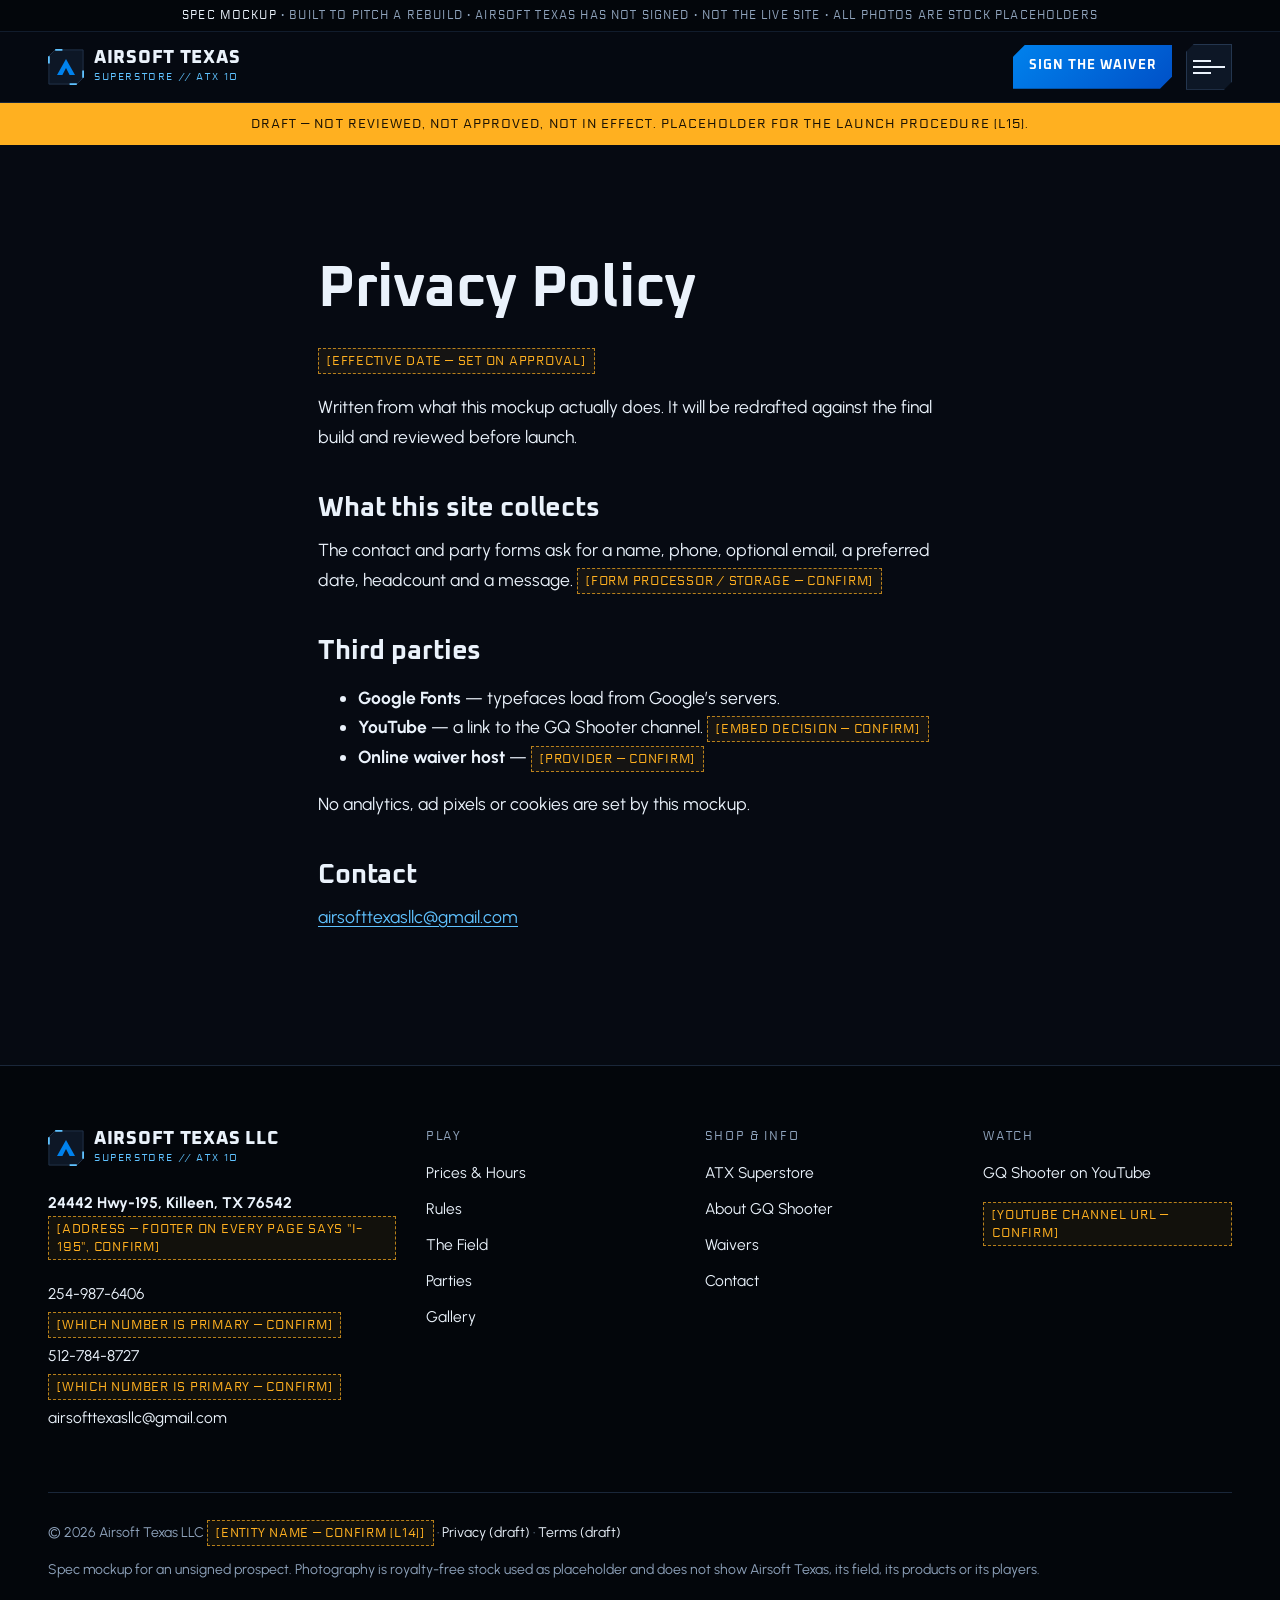
<file: privacy.html>
<!doctype html>
<html lang="en">
<head>
<meta charset="utf-8">
<meta name="viewport" content="width=device-width, initial-scale=1">
<title>Privacy Policy (draft) — Airsoft Texas</title>
<meta name="description" content="Draft privacy policy for the Airsoft Texas website. Not in effect.">
<meta name="robots" content="noindex, nofollow">
<meta name="theme-color" content="#060A12">
<link rel="icon" href="assets/favicon.svg" type="image/svg+xml">
<link rel="preconnect" href="https://fonts.googleapis.com">
<link rel="preconnect" href="https://fonts.gstatic.com" crossorigin>
<link href="https://fonts.googleapis.com/css2?family=Electrolize&amp;family=Oxanium:wght@500;600;700;800&amp;family=Urbanist:wght@400;500;600;700&amp;display=swap" rel="stylesheet">
<link rel="stylesheet" href="styles.css">
</head>
<body>
<a class="skip" href="#main">Skip to content</a>
<div class="mock-ribbon"><strong>Spec mockup</strong> · built to pitch a rebuild · Airsoft Texas has not signed · not the live site · all photos are stock placeholders</div>
<header class="site-header"><div class="wrap">
  <a class="brand" href="index.html" aria-label="Airsoft Texas Superstore — home"><svg viewBox="0 0 40 40" aria-hidden="true"><path d="M8 1h31v31l-7 7H1V8z" fill="#0D1726" stroke="#24364F"/><path d="M10 29l10-18 10 18h-6l-4-8-4 8z" fill="#0082ED"/><path d="M8 1h8M1 8v8M39 32v-8M32 39h-8" stroke="#5FC2FF" stroke-width="2"/></svg><span class="brand-name">Airsoft Texas<small>Superstore // ATX 10</small></span></a>
  <nav class="nav" aria-label="Main"><ul><li><a href="index.html">Home</a></li><li><a href="prices-hours.html">Prices &amp; Hours</a></li><li><a href="rules.html">Rules</a></li><li><a href="the-field.html">The Field</a></li><li><a href="superstore.html">Superstore</a></li><li><a href="parties.html">Parties</a></li><li><a href="about.html">About</a></li><li><a href="waivers.html">Waivers</a></li><li><a href="gallery.html">Gallery</a></li><li><a href="contact.html">Contact</a></li></ul></nav>
  <a class="btn btn--primary header-cta" href="waivers.html">Sign the waiver</a>
  <button class="menu-btn" type="button" aria-expanded="false" aria-controls="mobile-nav"><span></span><span class="sr">Menu</span></button>
</div></header>
<nav class="mobile-nav" id="mobile-nav" aria-label="Mobile"><ul><li><a href="index.html">Home</a></li><li><a href="prices-hours.html">Prices &amp; Hours</a></li><li><a href="rules.html">Rules</a></li><li><a href="the-field.html">The Field</a></li><li><a href="superstore.html">Superstore</a></li><li><a href="parties.html">Parties</a></li><li><a href="about.html">About</a></li><li><a href="waivers.html">Waivers</a></li><li><a href="gallery.html">Gallery</a></li><li><a href="contact.html">Contact</a></li></ul>
  <div class="btn-row" style="margin-top:24px"><a class="btn btn--primary" href="waivers.html">Sign the waiver</a><a class="btn btn--ghost" href="tel:+12549876406">Call 254-987-6406</a></div>
</nav>
<main id="main">
<div class="draft-banner">DRAFT — not reviewed, not approved, not in effect. Placeholder for the launch procedure (L15).</div><section class="section"><div class="wrap prose"><h1 style="font-size:clamp(2.2rem,5vw,3.6rem)">Privacy Policy</h1><p><span class="confirm">[EFFECTIVE DATE — SET ON APPROVAL]</span></p><p>Written from what this mockup actually does. It will be redrafted against the final build and reviewed before launch.</p>
<h2>What this site collects</h2><p>The contact and party forms ask for a name, phone, optional email, a preferred date, headcount and a message. <span class="confirm">[FORM PROCESSOR / STORAGE — CONFIRM]</span></p>
<h2>Third parties</h2><ul><li><strong>Google Fonts</strong> — typefaces load from Google’s servers.</li><li><strong>YouTube</strong> — a link to the GQ Shooter channel. <span class="confirm">[EMBED DECISION — CONFIRM]</span></li><li><strong>Online waiver host</strong> — <span class="confirm">[PROVIDER — CONFIRM]</span></li></ul>
<p>No analytics, ad pixels or cookies are set by this mockup.</p>
<h2>Contact</h2><p><a href="mailto:airsofttexasllc@gmail.com">airsofttexasllc@gmail.com</a></p></div></section></main>
<footer class="site-footer"><div class="wrap">
  <div class="footer-grid">
    <div>
      <a class="brand" href="index.html"><svg viewBox="0 0 40 40" aria-hidden="true"><path d="M8 1h31v31l-7 7H1V8z" fill="#0D1726" stroke="#24364F"/><path d="M10 29l10-18 10 18h-6l-4-8-4 8z" fill="#0082ED"/><path d="M8 1h8M1 8v8M39 32v-8M32 39h-8" stroke="#5FC2FF" stroke-width="2"/></svg><span class="brand-name">Airsoft Texas LLC<small>Superstore // ATX 10</small></span></a>
      <p style="margin-top:18px"><strong>24442 Hwy-195, Killeen, TX 76542</strong><br><span class="confirm">[ADDRESS — FOOTER ON EVERY PAGE SAYS "I-195", CONFIRM]</span></p>
      <p><a href="tel:+12549876406">254-987-6406</a> <span class="confirm">[WHICH NUMBER IS PRIMARY — CONFIRM]</span><br><a href="tel:+15127848727">512-784-8727</a> <span class="confirm">[WHICH NUMBER IS PRIMARY — CONFIRM]</span><br><a href="mailto:airsofttexasllc@gmail.com">airsofttexasllc@gmail.com</a></p>
    </div>
    <div><h2>Play</h2><ul><li><a href="prices-hours.html">Prices &amp; Hours</a></li><li><a href="rules.html">Rules</a></li><li><a href="the-field.html">The Field</a></li><li><a href="parties.html">Parties</a></li><li><a href="gallery.html">Gallery</a></li></ul></div>
    <div><h2>Shop &amp; info</h2><ul><li><a href="superstore.html">ATX Superstore</a></li><li><a href="about.html">About GQ Shooter</a></li><li><a href="waivers.html">Waivers</a></li><li><a href="contact.html">Contact</a></li></ul></div>
    <div><h2>Watch</h2><ul><li><a href="https://www.youtube.com/results?search_query=GQ+Shooter" rel="noopener">GQ Shooter on YouTube</a></li></ul><p style="margin-top:10px"><span class="confirm">[YOUTUBE CHANNEL URL — CONFIRM]</span></p></div>
  </div>
  <div class="legal-line">
    <p style="margin:0">© <span data-year>2026</span> Airsoft Texas LLC <span class="confirm">[ENTITY NAME — CONFIRM (L14)]</span> · <a href="privacy.html">Privacy (draft)</a> · <a href="terms.html">Terms (draft)</a></p>
    <p style="margin:0">Spec mockup for an unsigned prospect. Photography is royalty-free stock used as placeholder and does not show Airsoft Texas, its field, its products or its players.</p>
  </div>
</div></footer>
<nav class="actionbar" aria-label="Quick actions">
  <a href="waivers.html"><svg viewBox="0 0 24 24" fill="none" stroke="currentColor" stroke-width="2" aria-hidden="true"><path d="M14 3H6v18h12V7z"/><path d="M14 3v4h4M9 13h6M9 17h6"/></svg>Waiver</a>
  <a href="tel:+12549876406"><svg viewBox="0 0 24 24" fill="none" stroke="currentColor" stroke-width="2" aria-hidden="true"><path d="M5 3h4l2 5-2.5 1.5a11 11 0 0 0 6 6L16 13l5 2v4a2 2 0 0 1-2 2A16 16 0 0 1 3 5a2 2 0 0 1 2-2"/></svg><span>Call<small>[primary? confirm]</small></span></a>
</nav>
<script src="script.js"></script>
</body>
</html>
</file>
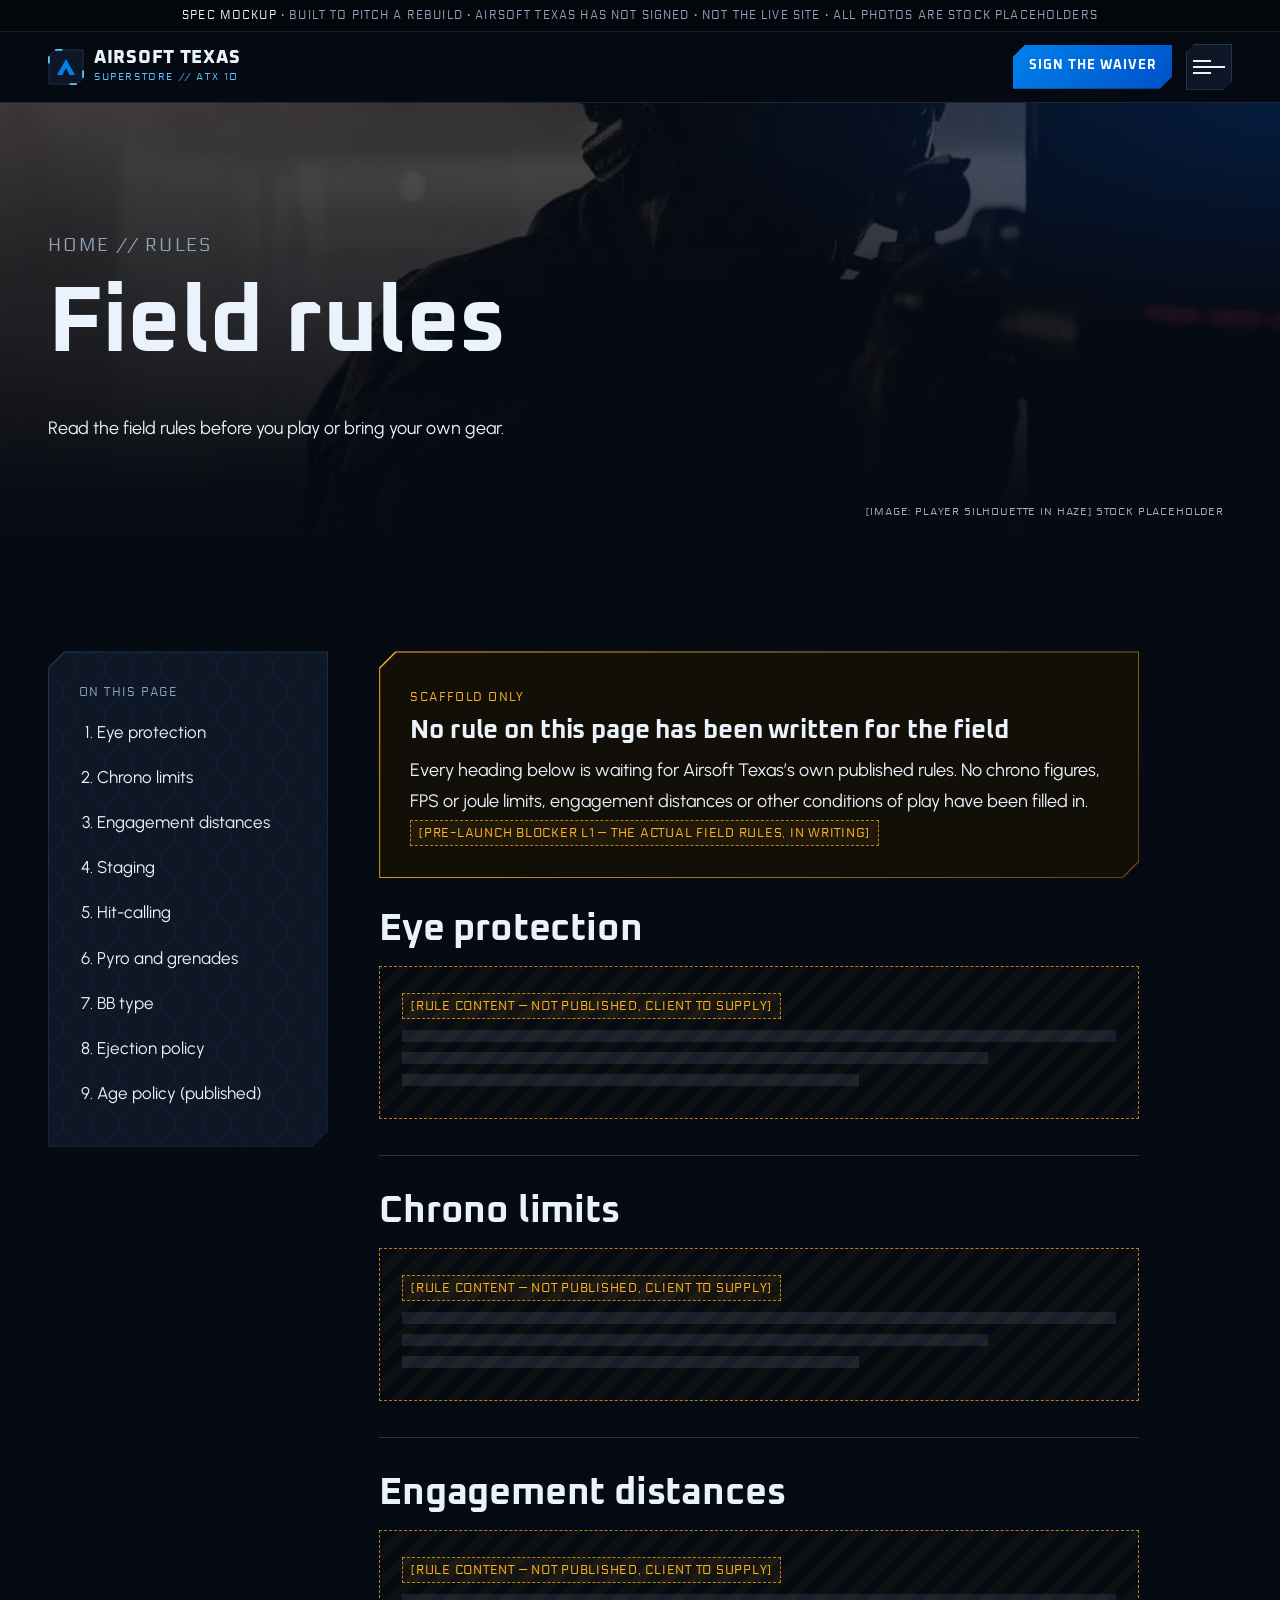
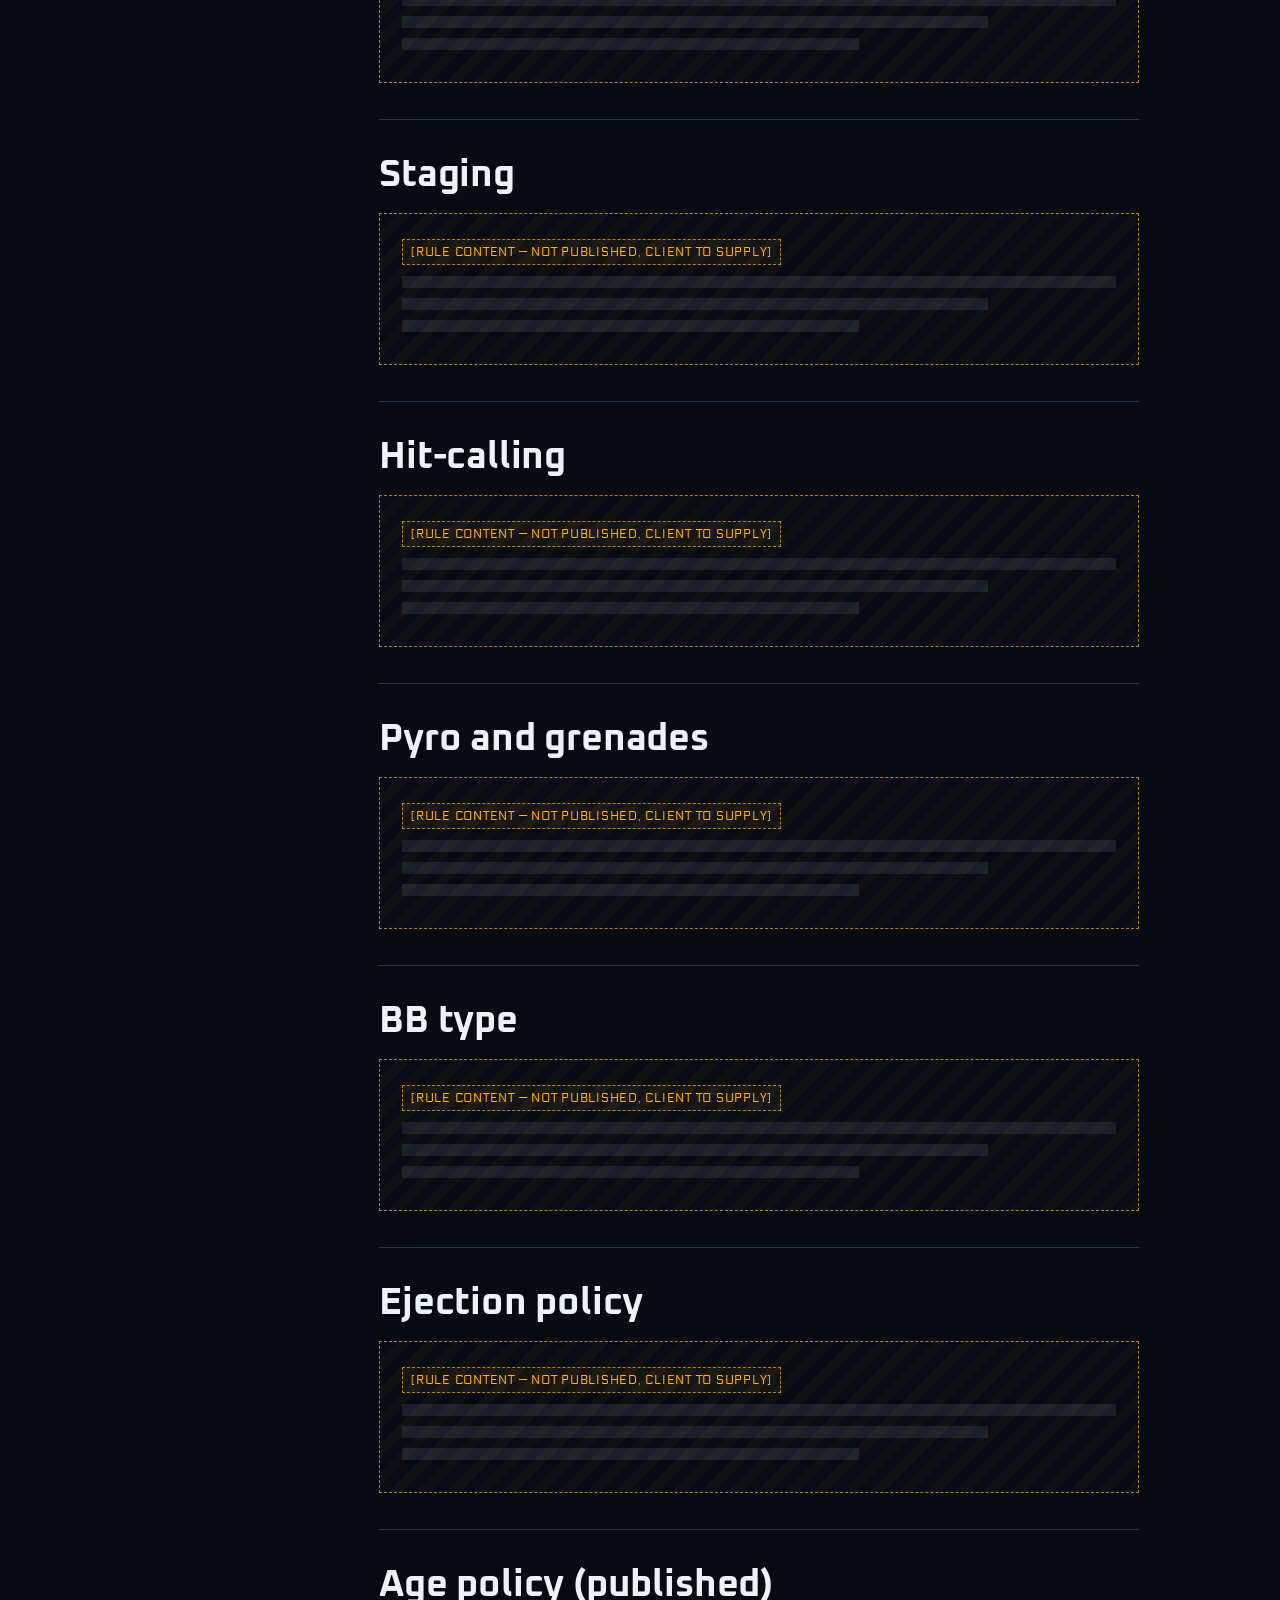
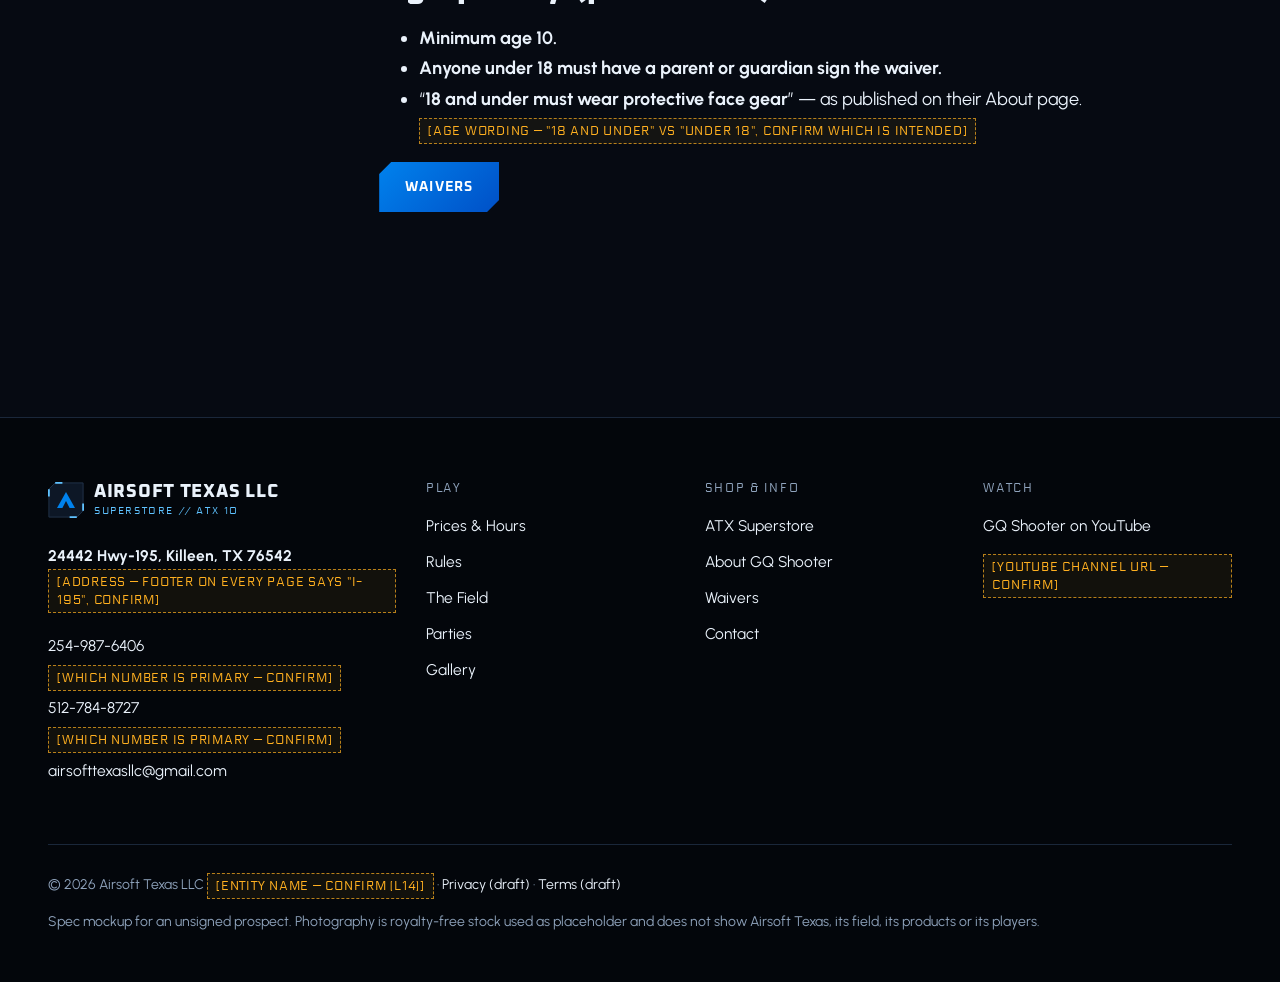
<file: rules.html>
<!doctype html>
<html lang="en">
<head>
<meta charset="utf-8">
<meta name="viewport" content="width=device-width, initial-scale=1">
<title>Rules — Airsoft Texas field rules</title>
<meta name="description" content="Airsoft Texas field rules page. The rule content has not been published yet and will be supplied by the field; the published age policy is shown.">
<meta name="robots" content="noindex, nofollow">
<meta name="theme-color" content="#060A12">
<link rel="icon" href="assets/favicon.svg" type="image/svg+xml">
<link rel="preconnect" href="https://fonts.googleapis.com">
<link rel="preconnect" href="https://fonts.gstatic.com" crossorigin>
<link href="https://fonts.googleapis.com/css2?family=Electrolize&amp;family=Oxanium:wght@500;600;700;800&amp;family=Urbanist:wght@400;500;600;700&amp;display=swap" rel="stylesheet">
<link rel="stylesheet" href="styles.css">
</head>
<body>
<a class="skip" href="#main">Skip to content</a>
<div class="mock-ribbon"><strong>Spec mockup</strong> · built to pitch a rebuild · Airsoft Texas has not signed · not the live site · all photos are stock placeholders</div>
<header class="site-header"><div class="wrap">
  <a class="brand" href="index.html" aria-label="Airsoft Texas Superstore — home"><svg viewBox="0 0 40 40" aria-hidden="true"><path d="M8 1h31v31l-7 7H1V8z" fill="#0D1726" stroke="#24364F"/><path d="M10 29l10-18 10 18h-6l-4-8-4 8z" fill="#0082ED"/><path d="M8 1h8M1 8v8M39 32v-8M32 39h-8" stroke="#5FC2FF" stroke-width="2"/></svg><span class="brand-name">Airsoft Texas<small>Superstore // ATX 10</small></span></a>
  <nav class="nav" aria-label="Main"><ul><li><a href="index.html">Home</a></li><li><a href="prices-hours.html">Prices &amp; Hours</a></li><li><a href="rules.html" aria-current="page">Rules</a></li><li><a href="the-field.html">The Field</a></li><li><a href="superstore.html">Superstore</a></li><li><a href="parties.html">Parties</a></li><li><a href="about.html">About</a></li><li><a href="waivers.html">Waivers</a></li><li><a href="gallery.html">Gallery</a></li><li><a href="contact.html">Contact</a></li></ul></nav>
  <a class="btn btn--primary header-cta" href="waivers.html">Sign the waiver</a>
  <button class="menu-btn" type="button" aria-expanded="false" aria-controls="mobile-nav"><span></span><span class="sr">Menu</span></button>
</div></header>
<nav class="mobile-nav" id="mobile-nav" aria-label="Mobile"><ul><li><a href="index.html">Home</a></li><li><a href="prices-hours.html">Prices &amp; Hours</a></li><li><a href="rules.html" aria-current="page">Rules</a></li><li><a href="the-field.html">The Field</a></li><li><a href="superstore.html">Superstore</a></li><li><a href="parties.html">Parties</a></li><li><a href="about.html">About</a></li><li><a href="waivers.html">Waivers</a></li><li><a href="gallery.html">Gallery</a></li><li><a href="contact.html">Contact</a></li></ul>
  <div class="btn-row" style="margin-top:24px"><a class="btn btn--primary" href="waivers.html">Sign the waiver</a><a class="btn btn--ghost" href="tel:+12549876406">Call 254-987-6406</a></div>
</nav>
<main id="main">
<section class="page-hero">
  <div class="bg" data-parallax="0.08"><img src="assets/img/PLACEHOLDER-player-silhouette.webp" alt="Silhouetted helmeted player aiming in a hazy, dark room" width="1100" height="825"></div>
  <div class="wrap"><p class="data crumbs"><a href="index.html">Home</a> // Rules</p><h1>Field rules</h1><p>Read the field rules before you play or bring your own gear.</p></div>
  <span class="img-label">[IMAGE: player silhouette in haze] stock placeholder</span>
</section>
<section class="section"><div class="wrap reading">
  <nav class="toc" aria-label="On this page"><div class="panel "><div class="in"><p class="data" style="margin-bottom:8px">On this page</p><ol><li><a href="#eye-protection">Eye protection</a></li><li><a href="#chrono">Chrono limits</a></li><li><a href="#engagement">Engagement distances</a></li><li><a href="#staging">Staging</a></li><li><a href="#hit-calling">Hit-calling</a></li><li><a href="#pyro">Pyro and grenades</a></li><li><a href="#bb-type">BB type</a></li><li><a href="#ejection">Ejection policy</a></li><li><a href="#age">Age policy (published)</a></li></ol></div></div></nav>
  <div class="doc">
    <div class="panel panel--caution"><div class="in"><span class="data" style="color:var(--caution)">Scaffold only</span><h2 style="margin-top:8px;font-size:1.6rem">No rule on this page has been written for the field</h2><p style="margin:0">Every heading below is waiting for Airsoft Texas’s own published rules. No chrono figures, FPS or joule limits, engagement distances or other conditions of play have been filled in. <span class="confirm">[PRE-LAUNCH BLOCKER L1 — THE ACTUAL FIELD RULES, IN WRITING]</span></p></div></div>
    <div style="height:32px"></div>
    <section id="eye-protection" aria-labelledby="h-eye-protection"><h2 id="h-eye-protection">Eye protection</h2>
<div class="scaffold"><p style="margin:0 0 8px"><span class="confirm">[RULE CONTENT — NOT PUBLISHED, CLIENT TO SUPPLY]</span></p><div class="line"></div><div class="line"></div><div class="line"></div></div></section><section id="chrono" aria-labelledby="h-chrono"><h2 id="h-chrono">Chrono limits</h2>
<div class="scaffold"><p style="margin:0 0 8px"><span class="confirm">[RULE CONTENT — NOT PUBLISHED, CLIENT TO SUPPLY]</span></p><div class="line"></div><div class="line"></div><div class="line"></div></div></section><section id="engagement" aria-labelledby="h-engagement"><h2 id="h-engagement">Engagement distances</h2>
<div class="scaffold"><p style="margin:0 0 8px"><span class="confirm">[RULE CONTENT — NOT PUBLISHED, CLIENT TO SUPPLY]</span></p><div class="line"></div><div class="line"></div><div class="line"></div></div></section><section id="staging" aria-labelledby="h-staging"><h2 id="h-staging">Staging</h2>
<div class="scaffold"><p style="margin:0 0 8px"><span class="confirm">[RULE CONTENT — NOT PUBLISHED, CLIENT TO SUPPLY]</span></p><div class="line"></div><div class="line"></div><div class="line"></div></div></section><section id="hit-calling" aria-labelledby="h-hit-calling"><h2 id="h-hit-calling">Hit-calling</h2>
<div class="scaffold"><p style="margin:0 0 8px"><span class="confirm">[RULE CONTENT — NOT PUBLISHED, CLIENT TO SUPPLY]</span></p><div class="line"></div><div class="line"></div><div class="line"></div></div></section><section id="pyro" aria-labelledby="h-pyro"><h2 id="h-pyro">Pyro and grenades</h2>
<div class="scaffold"><p style="margin:0 0 8px"><span class="confirm">[RULE CONTENT — NOT PUBLISHED, CLIENT TO SUPPLY]</span></p><div class="line"></div><div class="line"></div><div class="line"></div></div></section><section id="bb-type" aria-labelledby="h-bb-type"><h2 id="h-bb-type">BB type</h2>
<div class="scaffold"><p style="margin:0 0 8px"><span class="confirm">[RULE CONTENT — NOT PUBLISHED, CLIENT TO SUPPLY]</span></p><div class="line"></div><div class="line"></div><div class="line"></div></div></section><section id="ejection" aria-labelledby="h-ejection"><h2 id="h-ejection">Ejection policy</h2>
<div class="scaffold"><p style="margin:0 0 8px"><span class="confirm">[RULE CONTENT — NOT PUBLISHED, CLIENT TO SUPPLY]</span></p><div class="line"></div><div class="line"></div><div class="line"></div></div></section>
    <section id="age" aria-labelledby="h-age" style="border:0"><h2 id="h-age">Age policy (published)</h2>
      <ul><li><strong>Minimum age 10.</strong></li><li><strong>Anyone under 18 must have a parent or guardian sign the waiver.</strong></li><li>“<strong>18 and under must wear protective face gear</strong>” — as published on their About page. <span class="confirm">[AGE WORDING — "18 AND UNDER" vs "UNDER 18", CONFIRM WHICH IS INTENDED]</span></li></ul>
      <p><a class="btn btn--primary" href="waivers.html">Waivers</a></p>
    </section>
  </div>
</div></section></main>
<footer class="site-footer"><div class="wrap">
  <div class="footer-grid">
    <div>
      <a class="brand" href="index.html"><svg viewBox="0 0 40 40" aria-hidden="true"><path d="M8 1h31v31l-7 7H1V8z" fill="#0D1726" stroke="#24364F"/><path d="M10 29l10-18 10 18h-6l-4-8-4 8z" fill="#0082ED"/><path d="M8 1h8M1 8v8M39 32v-8M32 39h-8" stroke="#5FC2FF" stroke-width="2"/></svg><span class="brand-name">Airsoft Texas LLC<small>Superstore // ATX 10</small></span></a>
      <p style="margin-top:18px"><strong>24442 Hwy-195, Killeen, TX 76542</strong><br><span class="confirm">[ADDRESS — FOOTER ON EVERY PAGE SAYS "I-195", CONFIRM]</span></p>
      <p><a href="tel:+12549876406">254-987-6406</a> <span class="confirm">[WHICH NUMBER IS PRIMARY — CONFIRM]</span><br><a href="tel:+15127848727">512-784-8727</a> <span class="confirm">[WHICH NUMBER IS PRIMARY — CONFIRM]</span><br><a href="mailto:airsofttexasllc@gmail.com">airsofttexasllc@gmail.com</a></p>
    </div>
    <div><h2>Play</h2><ul><li><a href="prices-hours.html">Prices &amp; Hours</a></li><li><a href="rules.html">Rules</a></li><li><a href="the-field.html">The Field</a></li><li><a href="parties.html">Parties</a></li><li><a href="gallery.html">Gallery</a></li></ul></div>
    <div><h2>Shop &amp; info</h2><ul><li><a href="superstore.html">ATX Superstore</a></li><li><a href="about.html">About GQ Shooter</a></li><li><a href="waivers.html">Waivers</a></li><li><a href="contact.html">Contact</a></li></ul></div>
    <div><h2>Watch</h2><ul><li><a href="https://www.youtube.com/results?search_query=GQ+Shooter" rel="noopener">GQ Shooter on YouTube</a></li></ul><p style="margin-top:10px"><span class="confirm">[YOUTUBE CHANNEL URL — CONFIRM]</span></p></div>
  </div>
  <div class="legal-line">
    <p style="margin:0">© <span data-year>2026</span> Airsoft Texas LLC <span class="confirm">[ENTITY NAME — CONFIRM (L14)]</span> · <a href="privacy.html">Privacy (draft)</a> · <a href="terms.html">Terms (draft)</a></p>
    <p style="margin:0">Spec mockup for an unsigned prospect. Photography is royalty-free stock used as placeholder and does not show Airsoft Texas, its field, its products or its players.</p>
  </div>
</div></footer>
<nav class="actionbar" aria-label="Quick actions">
  <a href="waivers.html"><svg viewBox="0 0 24 24" fill="none" stroke="currentColor" stroke-width="2" aria-hidden="true"><path d="M14 3H6v18h12V7z"/><path d="M14 3v4h4M9 13h6M9 17h6"/></svg>Waiver</a>
  <a href="tel:+12549876406"><svg viewBox="0 0 24 24" fill="none" stroke="currentColor" stroke-width="2" aria-hidden="true"><path d="M5 3h4l2 5-2.5 1.5a11 11 0 0 0 6 6L16 13l5 2v4a2 2 0 0 1-2 2A16 16 0 0 1 3 5a2 2 0 0 1 2-2"/></svg><span>Call<small>[primary? confirm]</small></span></a>
</nav>
<script src="script.js"></script>
</body>
</html>
</file>
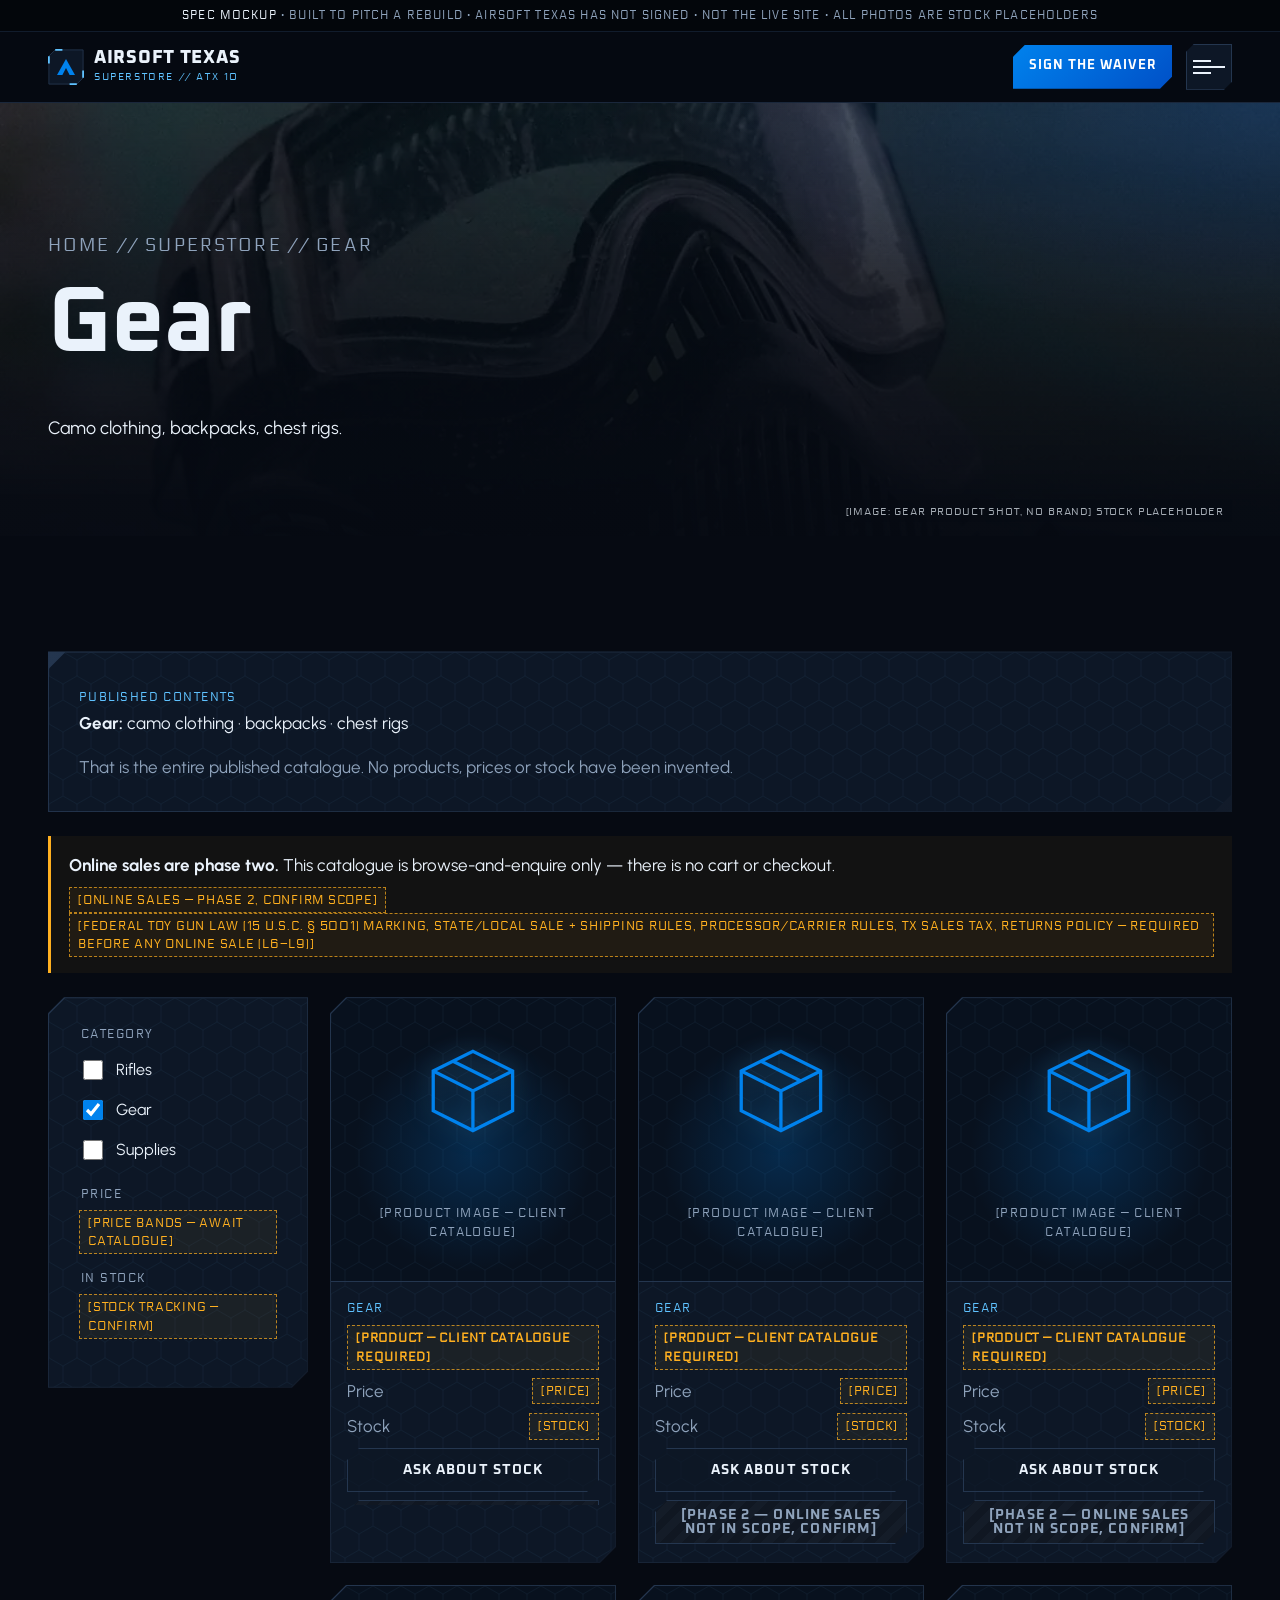
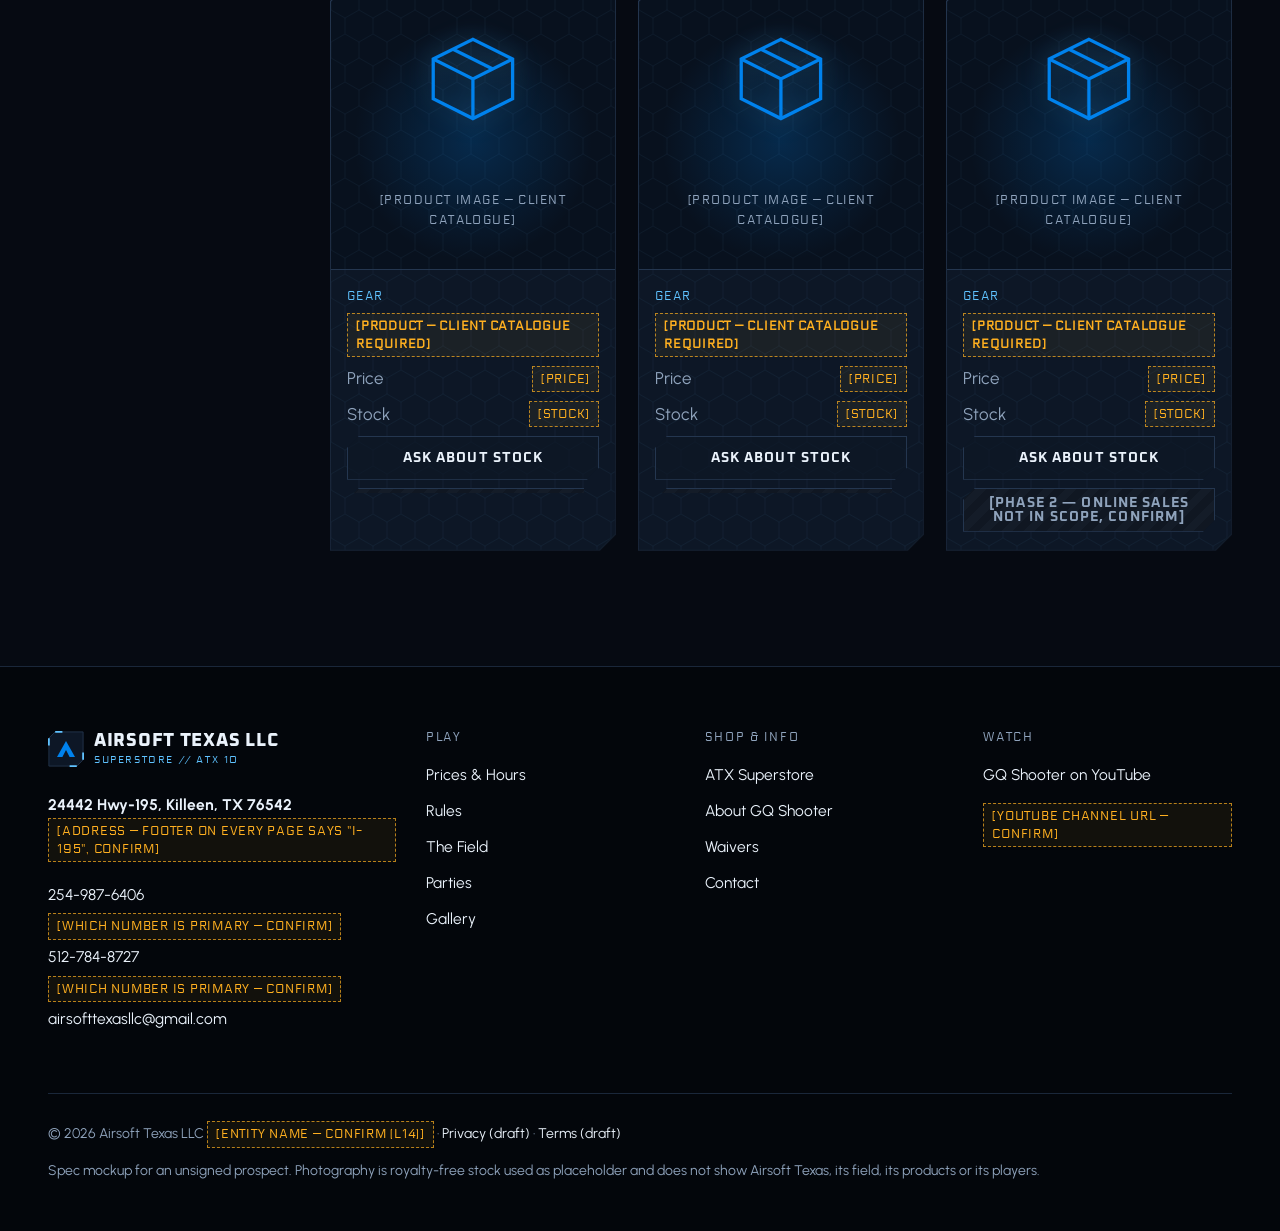
<file: superstore-gear.html>
<!doctype html>
<html lang="en">
<head>
<meta charset="utf-8">
<meta name="viewport" content="width=device-width, initial-scale=1">
<title>Gear — ATX Superstore</title>
<meta name="description" content="Gear at the ATX Superstore, Killeen TX: camo clothing, backpacks and chest rigs. Ask about stock.">
<meta name="robots" content="noindex, nofollow">
<meta name="theme-color" content="#060A12">
<link rel="icon" href="assets/favicon.svg" type="image/svg+xml">
<link rel="preconnect" href="https://fonts.googleapis.com">
<link rel="preconnect" href="https://fonts.gstatic.com" crossorigin>
<link href="https://fonts.googleapis.com/css2?family=Electrolize&amp;family=Oxanium:wght@500;600;700;800&amp;family=Urbanist:wght@400;500;600;700&amp;display=swap" rel="stylesheet">
<link rel="stylesheet" href="styles.css">
</head>
<body>
<a class="skip" href="#main">Skip to content</a>
<div class="mock-ribbon"><strong>Spec mockup</strong> · built to pitch a rebuild · Airsoft Texas has not signed · not the live site · all photos are stock placeholders</div>
<header class="site-header"><div class="wrap">
  <a class="brand" href="index.html" aria-label="Airsoft Texas Superstore — home"><svg viewBox="0 0 40 40" aria-hidden="true"><path d="M8 1h31v31l-7 7H1V8z" fill="#0D1726" stroke="#24364F"/><path d="M10 29l10-18 10 18h-6l-4-8-4 8z" fill="#0082ED"/><path d="M8 1h8M1 8v8M39 32v-8M32 39h-8" stroke="#5FC2FF" stroke-width="2"/></svg><span class="brand-name">Airsoft Texas<small>Superstore // ATX 10</small></span></a>
  <nav class="nav" aria-label="Main"><ul><li><a href="index.html">Home</a></li><li><a href="prices-hours.html">Prices &amp; Hours</a></li><li><a href="rules.html">Rules</a></li><li><a href="the-field.html">The Field</a></li><li><a href="superstore.html" aria-current="page">Superstore</a></li><li><a href="parties.html">Parties</a></li><li><a href="about.html">About</a></li><li><a href="waivers.html">Waivers</a></li><li><a href="gallery.html">Gallery</a></li><li><a href="contact.html">Contact</a></li></ul></nav>
  <a class="btn btn--primary header-cta" href="waivers.html">Sign the waiver</a>
  <button class="menu-btn" type="button" aria-expanded="false" aria-controls="mobile-nav"><span></span><span class="sr">Menu</span></button>
</div></header>
<nav class="mobile-nav" id="mobile-nav" aria-label="Mobile"><ul><li><a href="index.html">Home</a></li><li><a href="prices-hours.html">Prices &amp; Hours</a></li><li><a href="rules.html">Rules</a></li><li><a href="the-field.html">The Field</a></li><li><a href="superstore.html" aria-current="page">Superstore</a></li><li><a href="parties.html">Parties</a></li><li><a href="about.html">About</a></li><li><a href="waivers.html">Waivers</a></li><li><a href="gallery.html">Gallery</a></li><li><a href="contact.html">Contact</a></li></ul>
  <div class="btn-row" style="margin-top:24px"><a class="btn btn--primary" href="waivers.html">Sign the waiver</a><a class="btn btn--ghost" href="tel:+12549876406">Call 254-987-6406</a></div>
</nav>
<main id="main">
<section class="page-hero">
  <div class="bg" data-parallax="0.08"><img src="assets/img/PLACEHOLDER-gear-mask.webp" alt="Full-face airsoft mask on a padded bag" width="1100" height="825"></div>
  <div class="wrap"><p class="data crumbs"><a href="index.html">Home</a> // Superstore // Gear</p><h1>Gear</h1><p>Camo clothing, backpacks, chest rigs.</p></div>
  <span class="img-label">[IMAGE: gear product shot, no brand] stock placeholder</span>
</section>
<section class="section"><div class="wrap">
  
  <div class="panel rv" style="margin-bottom:24px"><div class="in"><span class="data data--blue">Published contents</span><p><strong>Gear:</strong> camo clothing · backpacks · chest rigs</p><p class="muted" style="margin:0">That is the entire published catalogue. No products, prices or stock have been invented.</p></div></div>
  <div class="notice rv"><div><p style="margin:0 0 6px"><strong>Online sales are phase two.</strong> This catalogue is browse-and-enquire only — there is no cart or checkout.</p>
<p style="margin:0"><span class="confirm">[ONLINE SALES — PHASE 2, CONFIRM SCOPE]</span> <span class="confirm">[FEDERAL TOY GUN LAW (15 U.S.C. § 5001) MARKING, STATE/LOCAL SALE + SHIPPING RULES, PROCESSOR/CARRIER RULES, TX SALES TAX, RETURNS POLICY — REQUIRED BEFORE ANY ONLINE SALE (L6–L9)]</span></p></div></div>
  <div class="store-layout" style="margin-top:24px">
    <aside class="filters"><div class="panel "><div class="in"><form data-filter-rail><fieldset><legend>Category</legend><label><input type="checkbox" value="rifles"> Rifles</label><label><input type="checkbox" value="gear" checked> Gear</label><label><input type="checkbox" value="supplies"> Supplies</label></fieldset><fieldset><legend>Price</legend><span class="confirm">[PRICE BANDS — AWAIT CATALOGUE]</span></fieldset><fieldset><legend>In stock</legend><span class="confirm">[STOCK TRACKING — CONFIRM]</span></fieldset></form></div></div></aside>
    <div class="grid grid--3 rv-stagger"><article class="panel product" data-cat="gear"><div class="in"><div class="ph"><svg viewBox="0 0 64 64" fill="none" stroke="currentColor" stroke-width="2" aria-hidden="true"><path d="M8 20l24-12 24 12v24L32 56 8 44z"/><path d="M8 20l24 12 24-12M32 32v24"/><path d="M20 14l24 12"/></svg><span class="data">[PRODUCT IMAGE — CLIENT CATALOGUE]</span></div>
<div class="body"><span class="data data--blue">Gear</span>
<h3 style="font-size:1.1rem;margin:0"><span class="confirm">[PRODUCT — CLIENT CATALOGUE REQUIRED]</span></h3>
<div class="row"><span class="muted">Price</span><span class="confirm">[PRICE]</span></div>
<div class="row"><span class="muted">Stock</span><span class="confirm">[STOCK]</span></div>
<a class="btn btn--ghost" href="contact.html?topic=stock" style="min-height:44px">Ask about stock</a>
<button class="btn btn--disabled" type="button" data-phase2 aria-disabled="true" style="min-height:44px">[PHASE 2 — ONLINE SALES NOT IN SCOPE, CONFIRM]</button>
</div></div></article><article class="panel product" data-cat="gear"><div class="in"><div class="ph"><svg viewBox="0 0 64 64" fill="none" stroke="currentColor" stroke-width="2" aria-hidden="true"><path d="M8 20l24-12 24 12v24L32 56 8 44z"/><path d="M8 20l24 12 24-12M32 32v24"/><path d="M20 14l24 12"/></svg><span class="data">[PRODUCT IMAGE — CLIENT CATALOGUE]</span></div>
<div class="body"><span class="data data--blue">Gear</span>
<h3 style="font-size:1.1rem;margin:0"><span class="confirm">[PRODUCT — CLIENT CATALOGUE REQUIRED]</span></h3>
<div class="row"><span class="muted">Price</span><span class="confirm">[PRICE]</span></div>
<div class="row"><span class="muted">Stock</span><span class="confirm">[STOCK]</span></div>
<a class="btn btn--ghost" href="contact.html?topic=stock" style="min-height:44px">Ask about stock</a>
<button class="btn btn--disabled" type="button" data-phase2 aria-disabled="true" style="min-height:44px">[PHASE 2 — ONLINE SALES NOT IN SCOPE, CONFIRM]</button>
</div></div></article><article class="panel product" data-cat="gear"><div class="in"><div class="ph"><svg viewBox="0 0 64 64" fill="none" stroke="currentColor" stroke-width="2" aria-hidden="true"><path d="M8 20l24-12 24 12v24L32 56 8 44z"/><path d="M8 20l24 12 24-12M32 32v24"/><path d="M20 14l24 12"/></svg><span class="data">[PRODUCT IMAGE — CLIENT CATALOGUE]</span></div>
<div class="body"><span class="data data--blue">Gear</span>
<h3 style="font-size:1.1rem;margin:0"><span class="confirm">[PRODUCT — CLIENT CATALOGUE REQUIRED]</span></h3>
<div class="row"><span class="muted">Price</span><span class="confirm">[PRICE]</span></div>
<div class="row"><span class="muted">Stock</span><span class="confirm">[STOCK]</span></div>
<a class="btn btn--ghost" href="contact.html?topic=stock" style="min-height:44px">Ask about stock</a>
<button class="btn btn--disabled" type="button" data-phase2 aria-disabled="true" style="min-height:44px">[PHASE 2 — ONLINE SALES NOT IN SCOPE, CONFIRM]</button>
</div></div></article><article class="panel product" data-cat="gear"><div class="in"><div class="ph"><svg viewBox="0 0 64 64" fill="none" stroke="currentColor" stroke-width="2" aria-hidden="true"><path d="M8 20l24-12 24 12v24L32 56 8 44z"/><path d="M8 20l24 12 24-12M32 32v24"/><path d="M20 14l24 12"/></svg><span class="data">[PRODUCT IMAGE — CLIENT CATALOGUE]</span></div>
<div class="body"><span class="data data--blue">Gear</span>
<h3 style="font-size:1.1rem;margin:0"><span class="confirm">[PRODUCT — CLIENT CATALOGUE REQUIRED]</span></h3>
<div class="row"><span class="muted">Price</span><span class="confirm">[PRICE]</span></div>
<div class="row"><span class="muted">Stock</span><span class="confirm">[STOCK]</span></div>
<a class="btn btn--ghost" href="contact.html?topic=stock" style="min-height:44px">Ask about stock</a>
<button class="btn btn--disabled" type="button" data-phase2 aria-disabled="true" style="min-height:44px">[PHASE 2 — ONLINE SALES NOT IN SCOPE, CONFIRM]</button>
</div></div></article><article class="panel product" data-cat="gear"><div class="in"><div class="ph"><svg viewBox="0 0 64 64" fill="none" stroke="currentColor" stroke-width="2" aria-hidden="true"><path d="M8 20l24-12 24 12v24L32 56 8 44z"/><path d="M8 20l24 12 24-12M32 32v24"/><path d="M20 14l24 12"/></svg><span class="data">[PRODUCT IMAGE — CLIENT CATALOGUE]</span></div>
<div class="body"><span class="data data--blue">Gear</span>
<h3 style="font-size:1.1rem;margin:0"><span class="confirm">[PRODUCT — CLIENT CATALOGUE REQUIRED]</span></h3>
<div class="row"><span class="muted">Price</span><span class="confirm">[PRICE]</span></div>
<div class="row"><span class="muted">Stock</span><span class="confirm">[STOCK]</span></div>
<a class="btn btn--ghost" href="contact.html?topic=stock" style="min-height:44px">Ask about stock</a>
<button class="btn btn--disabled" type="button" data-phase2 aria-disabled="true" style="min-height:44px">[PHASE 2 — ONLINE SALES NOT IN SCOPE, CONFIRM]</button>
</div></div></article><article class="panel product" data-cat="gear"><div class="in"><div class="ph"><svg viewBox="0 0 64 64" fill="none" stroke="currentColor" stroke-width="2" aria-hidden="true"><path d="M8 20l24-12 24 12v24L32 56 8 44z"/><path d="M8 20l24 12 24-12M32 32v24"/><path d="M20 14l24 12"/></svg><span class="data">[PRODUCT IMAGE — CLIENT CATALOGUE]</span></div>
<div class="body"><span class="data data--blue">Gear</span>
<h3 style="font-size:1.1rem;margin:0"><span class="confirm">[PRODUCT — CLIENT CATALOGUE REQUIRED]</span></h3>
<div class="row"><span class="muted">Price</span><span class="confirm">[PRICE]</span></div>
<div class="row"><span class="muted">Stock</span><span class="confirm">[STOCK]</span></div>
<a class="btn btn--ghost" href="contact.html?topic=stock" style="min-height:44px">Ask about stock</a>
<button class="btn btn--disabled" type="button" data-phase2 aria-disabled="true" style="min-height:44px">[PHASE 2 — ONLINE SALES NOT IN SCOPE, CONFIRM]</button>
</div></div></article></div>
  </div>
</div></section></main>
<footer class="site-footer"><div class="wrap">
  <div class="footer-grid">
    <div>
      <a class="brand" href="index.html"><svg viewBox="0 0 40 40" aria-hidden="true"><path d="M8 1h31v31l-7 7H1V8z" fill="#0D1726" stroke="#24364F"/><path d="M10 29l10-18 10 18h-6l-4-8-4 8z" fill="#0082ED"/><path d="M8 1h8M1 8v8M39 32v-8M32 39h-8" stroke="#5FC2FF" stroke-width="2"/></svg><span class="brand-name">Airsoft Texas LLC<small>Superstore // ATX 10</small></span></a>
      <p style="margin-top:18px"><strong>24442 Hwy-195, Killeen, TX 76542</strong><br><span class="confirm">[ADDRESS — FOOTER ON EVERY PAGE SAYS "I-195", CONFIRM]</span></p>
      <p><a href="tel:+12549876406">254-987-6406</a> <span class="confirm">[WHICH NUMBER IS PRIMARY — CONFIRM]</span><br><a href="tel:+15127848727">512-784-8727</a> <span class="confirm">[WHICH NUMBER IS PRIMARY — CONFIRM]</span><br><a href="mailto:airsofttexasllc@gmail.com">airsofttexasllc@gmail.com</a></p>
    </div>
    <div><h2>Play</h2><ul><li><a href="prices-hours.html">Prices &amp; Hours</a></li><li><a href="rules.html">Rules</a></li><li><a href="the-field.html">The Field</a></li><li><a href="parties.html">Parties</a></li><li><a href="gallery.html">Gallery</a></li></ul></div>
    <div><h2>Shop &amp; info</h2><ul><li><a href="superstore.html">ATX Superstore</a></li><li><a href="about.html">About GQ Shooter</a></li><li><a href="waivers.html">Waivers</a></li><li><a href="contact.html">Contact</a></li></ul></div>
    <div><h2>Watch</h2><ul><li><a href="https://www.youtube.com/results?search_query=GQ+Shooter" rel="noopener">GQ Shooter on YouTube</a></li></ul><p style="margin-top:10px"><span class="confirm">[YOUTUBE CHANNEL URL — CONFIRM]</span></p></div>
  </div>
  <div class="legal-line">
    <p style="margin:0">© <span data-year>2026</span> Airsoft Texas LLC <span class="confirm">[ENTITY NAME — CONFIRM (L14)]</span> · <a href="privacy.html">Privacy (draft)</a> · <a href="terms.html">Terms (draft)</a></p>
    <p style="margin:0">Spec mockup for an unsigned prospect. Photography is royalty-free stock used as placeholder and does not show Airsoft Texas, its field, its products or its players.</p>
  </div>
</div></footer>
<nav class="actionbar" aria-label="Quick actions">
  <a href="waivers.html"><svg viewBox="0 0 24 24" fill="none" stroke="currentColor" stroke-width="2" aria-hidden="true"><path d="M14 3H6v18h12V7z"/><path d="M14 3v4h4M9 13h6M9 17h6"/></svg>Waiver</a>
  <a href="tel:+12549876406"><svg viewBox="0 0 24 24" fill="none" stroke="currentColor" stroke-width="2" aria-hidden="true"><path d="M5 3h4l2 5-2.5 1.5a11 11 0 0 0 6 6L16 13l5 2v4a2 2 0 0 1-2 2A16 16 0 0 1 3 5a2 2 0 0 1 2-2"/></svg><span>Call<small>[primary? confirm]</small></span></a>
</nav>
<script src="script.js"></script>
</body>
</html>
</file>
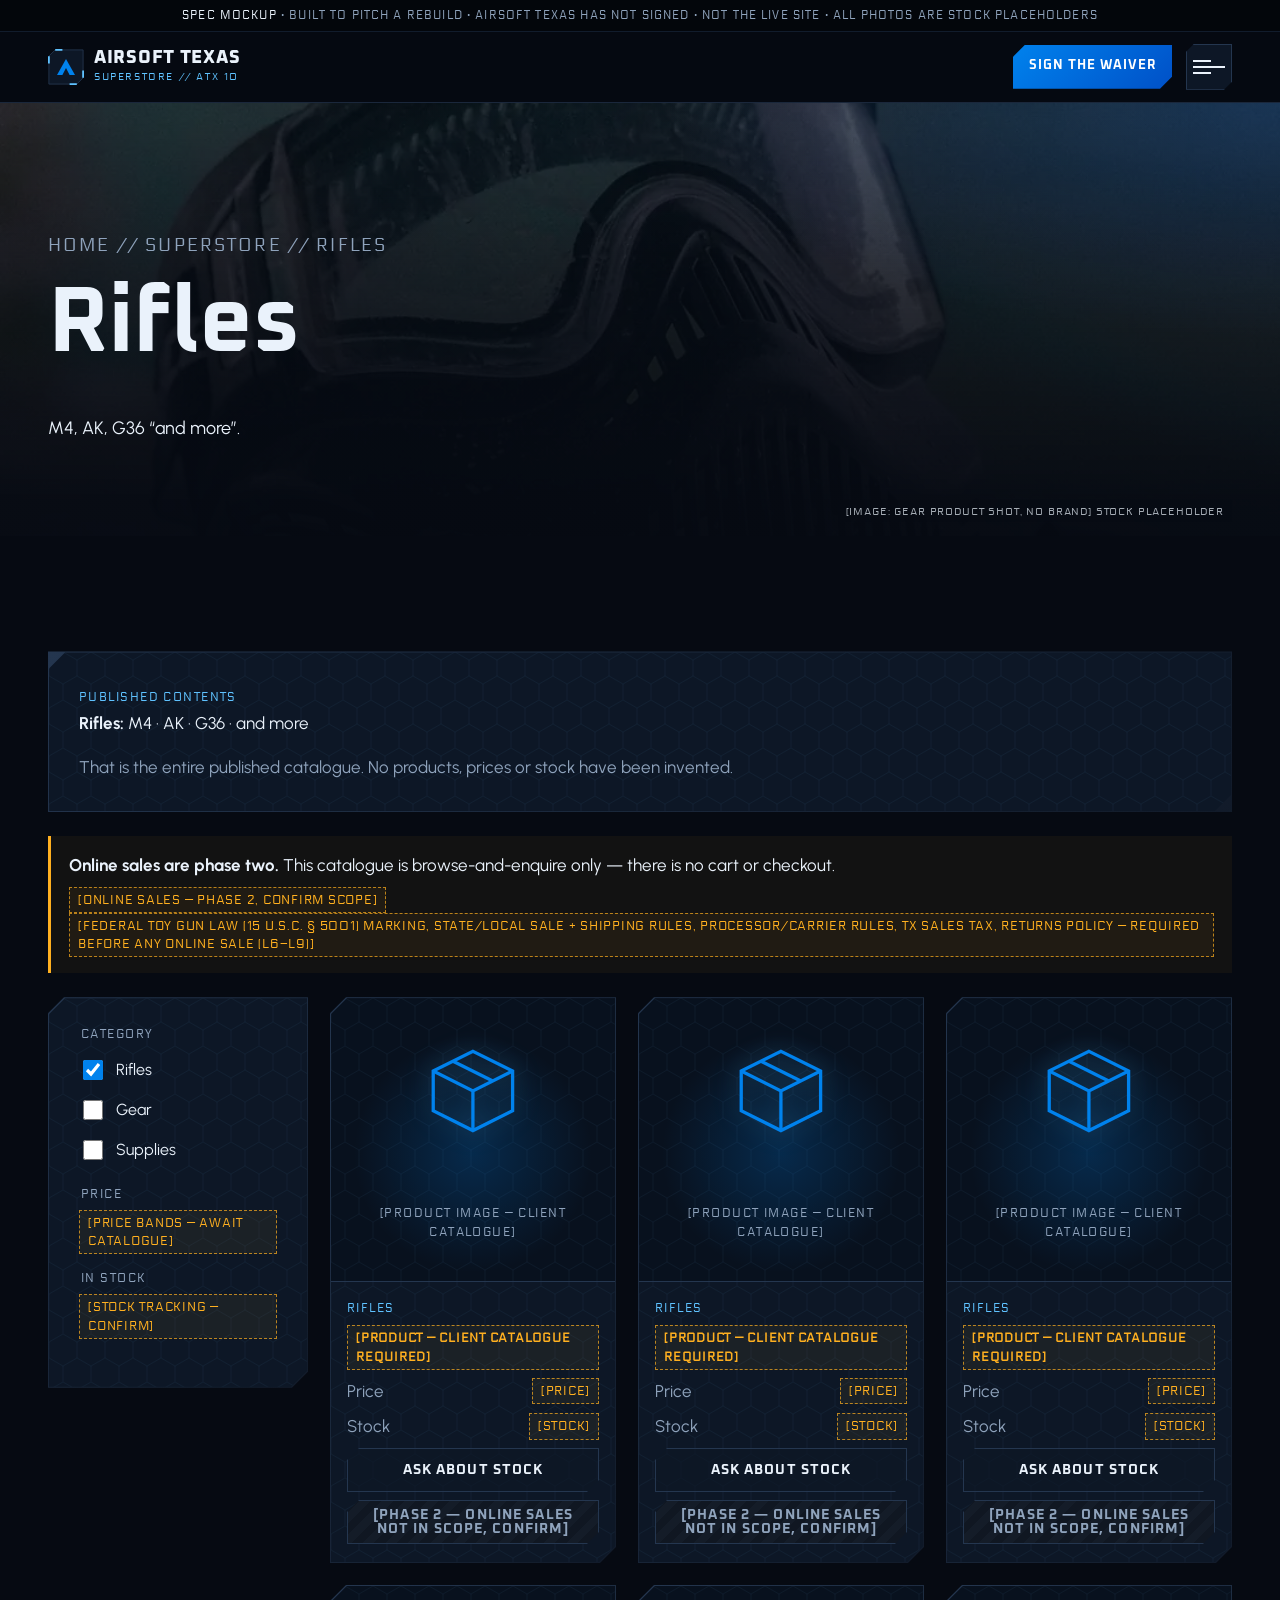
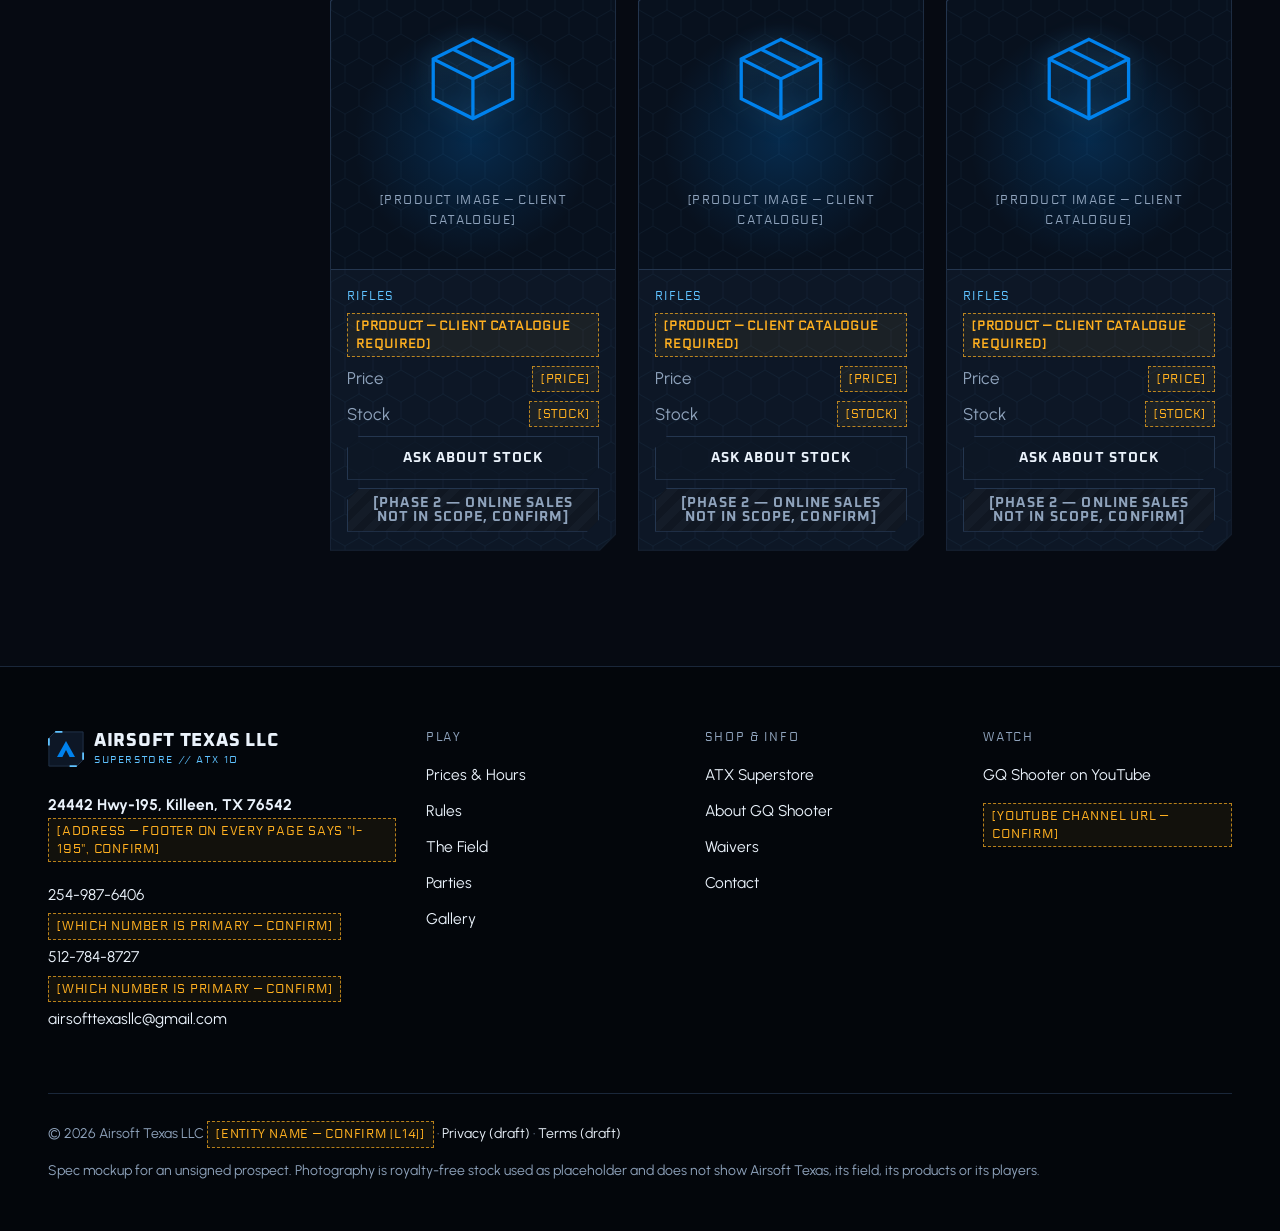
<file: superstore-rifles.html>
<!doctype html>
<html lang="en">
<head>
<meta charset="utf-8">
<meta name="viewport" content="width=device-width, initial-scale=1">
<title>Rifles — ATX Superstore</title>
<meta name="description" content="Rifles at the ATX Superstore, Killeen TX: M4, AK, G36 and more. Ask about stock.">
<meta name="robots" content="noindex, nofollow">
<meta name="theme-color" content="#060A12">
<link rel="icon" href="assets/favicon.svg" type="image/svg+xml">
<link rel="preconnect" href="https://fonts.googleapis.com">
<link rel="preconnect" href="https://fonts.gstatic.com" crossorigin>
<link href="https://fonts.googleapis.com/css2?family=Electrolize&amp;family=Oxanium:wght@500;600;700;800&amp;family=Urbanist:wght@400;500;600;700&amp;display=swap" rel="stylesheet">
<link rel="stylesheet" href="styles.css">
</head>
<body>
<a class="skip" href="#main">Skip to content</a>
<div class="mock-ribbon"><strong>Spec mockup</strong> · built to pitch a rebuild · Airsoft Texas has not signed · not the live site · all photos are stock placeholders</div>
<header class="site-header"><div class="wrap">
  <a class="brand" href="index.html" aria-label="Airsoft Texas Superstore — home"><svg viewBox="0 0 40 40" aria-hidden="true"><path d="M8 1h31v31l-7 7H1V8z" fill="#0D1726" stroke="#24364F"/><path d="M10 29l10-18 10 18h-6l-4-8-4 8z" fill="#0082ED"/><path d="M8 1h8M1 8v8M39 32v-8M32 39h-8" stroke="#5FC2FF" stroke-width="2"/></svg><span class="brand-name">Airsoft Texas<small>Superstore // ATX 10</small></span></a>
  <nav class="nav" aria-label="Main"><ul><li><a href="index.html">Home</a></li><li><a href="prices-hours.html">Prices &amp; Hours</a></li><li><a href="rules.html">Rules</a></li><li><a href="the-field.html">The Field</a></li><li><a href="superstore.html" aria-current="page">Superstore</a></li><li><a href="parties.html">Parties</a></li><li><a href="about.html">About</a></li><li><a href="waivers.html">Waivers</a></li><li><a href="gallery.html">Gallery</a></li><li><a href="contact.html">Contact</a></li></ul></nav>
  <a class="btn btn--primary header-cta" href="waivers.html">Sign the waiver</a>
  <button class="menu-btn" type="button" aria-expanded="false" aria-controls="mobile-nav"><span></span><span class="sr">Menu</span></button>
</div></header>
<nav class="mobile-nav" id="mobile-nav" aria-label="Mobile"><ul><li><a href="index.html">Home</a></li><li><a href="prices-hours.html">Prices &amp; Hours</a></li><li><a href="rules.html">Rules</a></li><li><a href="the-field.html">The Field</a></li><li><a href="superstore.html" aria-current="page">Superstore</a></li><li><a href="parties.html">Parties</a></li><li><a href="about.html">About</a></li><li><a href="waivers.html">Waivers</a></li><li><a href="gallery.html">Gallery</a></li><li><a href="contact.html">Contact</a></li></ul>
  <div class="btn-row" style="margin-top:24px"><a class="btn btn--primary" href="waivers.html">Sign the waiver</a><a class="btn btn--ghost" href="tel:+12549876406">Call 254-987-6406</a></div>
</nav>
<main id="main">
<section class="page-hero">
  <div class="bg" data-parallax="0.08"><img src="assets/img/PLACEHOLDER-gear-mask.webp" alt="Full-face airsoft mask on a padded bag" width="1100" height="825"></div>
  <div class="wrap"><p class="data crumbs"><a href="index.html">Home</a> // Superstore // Rifles</p><h1>Rifles</h1><p>M4, AK, G36 “and more”.</p></div>
  <span class="img-label">[IMAGE: gear product shot, no brand] stock placeholder</span>
</section>
<section class="section"><div class="wrap">
  
  <div class="panel rv" style="margin-bottom:24px"><div class="in"><span class="data data--blue">Published contents</span><p><strong>Rifles:</strong> M4 · AK · G36 · and more</p><p class="muted" style="margin:0">That is the entire published catalogue. No products, prices or stock have been invented.</p></div></div>
  <div class="notice rv"><div><p style="margin:0 0 6px"><strong>Online sales are phase two.</strong> This catalogue is browse-and-enquire only — there is no cart or checkout.</p>
<p style="margin:0"><span class="confirm">[ONLINE SALES — PHASE 2, CONFIRM SCOPE]</span> <span class="confirm">[FEDERAL TOY GUN LAW (15 U.S.C. § 5001) MARKING, STATE/LOCAL SALE + SHIPPING RULES, PROCESSOR/CARRIER RULES, TX SALES TAX, RETURNS POLICY — REQUIRED BEFORE ANY ONLINE SALE (L6–L9)]</span></p></div></div>
  <div class="store-layout" style="margin-top:24px">
    <aside class="filters"><div class="panel "><div class="in"><form data-filter-rail><fieldset><legend>Category</legend><label><input type="checkbox" value="rifles" checked> Rifles</label><label><input type="checkbox" value="gear"> Gear</label><label><input type="checkbox" value="supplies"> Supplies</label></fieldset><fieldset><legend>Price</legend><span class="confirm">[PRICE BANDS — AWAIT CATALOGUE]</span></fieldset><fieldset><legend>In stock</legend><span class="confirm">[STOCK TRACKING — CONFIRM]</span></fieldset></form></div></div></aside>
    <div class="grid grid--3 rv-stagger"><article class="panel product" data-cat="rifles"><div class="in"><div class="ph"><svg viewBox="0 0 64 64" fill="none" stroke="currentColor" stroke-width="2" aria-hidden="true"><path d="M8 20l24-12 24 12v24L32 56 8 44z"/><path d="M8 20l24 12 24-12M32 32v24"/><path d="M20 14l24 12"/></svg><span class="data">[PRODUCT IMAGE — CLIENT CATALOGUE]</span></div>
<div class="body"><span class="data data--blue">Rifles</span>
<h3 style="font-size:1.1rem;margin:0"><span class="confirm">[PRODUCT — CLIENT CATALOGUE REQUIRED]</span></h3>
<div class="row"><span class="muted">Price</span><span class="confirm">[PRICE]</span></div>
<div class="row"><span class="muted">Stock</span><span class="confirm">[STOCK]</span></div>
<a class="btn btn--ghost" href="contact.html?topic=stock" style="min-height:44px">Ask about stock</a>
<button class="btn btn--disabled" type="button" data-phase2 aria-disabled="true" style="min-height:44px">[PHASE 2 — ONLINE SALES NOT IN SCOPE, CONFIRM]</button>
</div></div></article><article class="panel product" data-cat="rifles"><div class="in"><div class="ph"><svg viewBox="0 0 64 64" fill="none" stroke="currentColor" stroke-width="2" aria-hidden="true"><path d="M8 20l24-12 24 12v24L32 56 8 44z"/><path d="M8 20l24 12 24-12M32 32v24"/><path d="M20 14l24 12"/></svg><span class="data">[PRODUCT IMAGE — CLIENT CATALOGUE]</span></div>
<div class="body"><span class="data data--blue">Rifles</span>
<h3 style="font-size:1.1rem;margin:0"><span class="confirm">[PRODUCT — CLIENT CATALOGUE REQUIRED]</span></h3>
<div class="row"><span class="muted">Price</span><span class="confirm">[PRICE]</span></div>
<div class="row"><span class="muted">Stock</span><span class="confirm">[STOCK]</span></div>
<a class="btn btn--ghost" href="contact.html?topic=stock" style="min-height:44px">Ask about stock</a>
<button class="btn btn--disabled" type="button" data-phase2 aria-disabled="true" style="min-height:44px">[PHASE 2 — ONLINE SALES NOT IN SCOPE, CONFIRM]</button>
</div></div></article><article class="panel product" data-cat="rifles"><div class="in"><div class="ph"><svg viewBox="0 0 64 64" fill="none" stroke="currentColor" stroke-width="2" aria-hidden="true"><path d="M8 20l24-12 24 12v24L32 56 8 44z"/><path d="M8 20l24 12 24-12M32 32v24"/><path d="M20 14l24 12"/></svg><span class="data">[PRODUCT IMAGE — CLIENT CATALOGUE]</span></div>
<div class="body"><span class="data data--blue">Rifles</span>
<h3 style="font-size:1.1rem;margin:0"><span class="confirm">[PRODUCT — CLIENT CATALOGUE REQUIRED]</span></h3>
<div class="row"><span class="muted">Price</span><span class="confirm">[PRICE]</span></div>
<div class="row"><span class="muted">Stock</span><span class="confirm">[STOCK]</span></div>
<a class="btn btn--ghost" href="contact.html?topic=stock" style="min-height:44px">Ask about stock</a>
<button class="btn btn--disabled" type="button" data-phase2 aria-disabled="true" style="min-height:44px">[PHASE 2 — ONLINE SALES NOT IN SCOPE, CONFIRM]</button>
</div></div></article><article class="panel product" data-cat="rifles"><div class="in"><div class="ph"><svg viewBox="0 0 64 64" fill="none" stroke="currentColor" stroke-width="2" aria-hidden="true"><path d="M8 20l24-12 24 12v24L32 56 8 44z"/><path d="M8 20l24 12 24-12M32 32v24"/><path d="M20 14l24 12"/></svg><span class="data">[PRODUCT IMAGE — CLIENT CATALOGUE]</span></div>
<div class="body"><span class="data data--blue">Rifles</span>
<h3 style="font-size:1.1rem;margin:0"><span class="confirm">[PRODUCT — CLIENT CATALOGUE REQUIRED]</span></h3>
<div class="row"><span class="muted">Price</span><span class="confirm">[PRICE]</span></div>
<div class="row"><span class="muted">Stock</span><span class="confirm">[STOCK]</span></div>
<a class="btn btn--ghost" href="contact.html?topic=stock" style="min-height:44px">Ask about stock</a>
<button class="btn btn--disabled" type="button" data-phase2 aria-disabled="true" style="min-height:44px">[PHASE 2 — ONLINE SALES NOT IN SCOPE, CONFIRM]</button>
</div></div></article><article class="panel product" data-cat="rifles"><div class="in"><div class="ph"><svg viewBox="0 0 64 64" fill="none" stroke="currentColor" stroke-width="2" aria-hidden="true"><path d="M8 20l24-12 24 12v24L32 56 8 44z"/><path d="M8 20l24 12 24-12M32 32v24"/><path d="M20 14l24 12"/></svg><span class="data">[PRODUCT IMAGE — CLIENT CATALOGUE]</span></div>
<div class="body"><span class="data data--blue">Rifles</span>
<h3 style="font-size:1.1rem;margin:0"><span class="confirm">[PRODUCT — CLIENT CATALOGUE REQUIRED]</span></h3>
<div class="row"><span class="muted">Price</span><span class="confirm">[PRICE]</span></div>
<div class="row"><span class="muted">Stock</span><span class="confirm">[STOCK]</span></div>
<a class="btn btn--ghost" href="contact.html?topic=stock" style="min-height:44px">Ask about stock</a>
<button class="btn btn--disabled" type="button" data-phase2 aria-disabled="true" style="min-height:44px">[PHASE 2 — ONLINE SALES NOT IN SCOPE, CONFIRM]</button>
</div></div></article><article class="panel product" data-cat="rifles"><div class="in"><div class="ph"><svg viewBox="0 0 64 64" fill="none" stroke="currentColor" stroke-width="2" aria-hidden="true"><path d="M8 20l24-12 24 12v24L32 56 8 44z"/><path d="M8 20l24 12 24-12M32 32v24"/><path d="M20 14l24 12"/></svg><span class="data">[PRODUCT IMAGE — CLIENT CATALOGUE]</span></div>
<div class="body"><span class="data data--blue">Rifles</span>
<h3 style="font-size:1.1rem;margin:0"><span class="confirm">[PRODUCT — CLIENT CATALOGUE REQUIRED]</span></h3>
<div class="row"><span class="muted">Price</span><span class="confirm">[PRICE]</span></div>
<div class="row"><span class="muted">Stock</span><span class="confirm">[STOCK]</span></div>
<a class="btn btn--ghost" href="contact.html?topic=stock" style="min-height:44px">Ask about stock</a>
<button class="btn btn--disabled" type="button" data-phase2 aria-disabled="true" style="min-height:44px">[PHASE 2 — ONLINE SALES NOT IN SCOPE, CONFIRM]</button>
</div></div></article></div>
  </div>
</div></section></main>
<footer class="site-footer"><div class="wrap">
  <div class="footer-grid">
    <div>
      <a class="brand" href="index.html"><svg viewBox="0 0 40 40" aria-hidden="true"><path d="M8 1h31v31l-7 7H1V8z" fill="#0D1726" stroke="#24364F"/><path d="M10 29l10-18 10 18h-6l-4-8-4 8z" fill="#0082ED"/><path d="M8 1h8M1 8v8M39 32v-8M32 39h-8" stroke="#5FC2FF" stroke-width="2"/></svg><span class="brand-name">Airsoft Texas LLC<small>Superstore // ATX 10</small></span></a>
      <p style="margin-top:18px"><strong>24442 Hwy-195, Killeen, TX 76542</strong><br><span class="confirm">[ADDRESS — FOOTER ON EVERY PAGE SAYS "I-195", CONFIRM]</span></p>
      <p><a href="tel:+12549876406">254-987-6406</a> <span class="confirm">[WHICH NUMBER IS PRIMARY — CONFIRM]</span><br><a href="tel:+15127848727">512-784-8727</a> <span class="confirm">[WHICH NUMBER IS PRIMARY — CONFIRM]</span><br><a href="mailto:airsofttexasllc@gmail.com">airsofttexasllc@gmail.com</a></p>
    </div>
    <div><h2>Play</h2><ul><li><a href="prices-hours.html">Prices &amp; Hours</a></li><li><a href="rules.html">Rules</a></li><li><a href="the-field.html">The Field</a></li><li><a href="parties.html">Parties</a></li><li><a href="gallery.html">Gallery</a></li></ul></div>
    <div><h2>Shop &amp; info</h2><ul><li><a href="superstore.html">ATX Superstore</a></li><li><a href="about.html">About GQ Shooter</a></li><li><a href="waivers.html">Waivers</a></li><li><a href="contact.html">Contact</a></li></ul></div>
    <div><h2>Watch</h2><ul><li><a href="https://www.youtube.com/results?search_query=GQ+Shooter" rel="noopener">GQ Shooter on YouTube</a></li></ul><p style="margin-top:10px"><span class="confirm">[YOUTUBE CHANNEL URL — CONFIRM]</span></p></div>
  </div>
  <div class="legal-line">
    <p style="margin:0">© <span data-year>2026</span> Airsoft Texas LLC <span class="confirm">[ENTITY NAME — CONFIRM (L14)]</span> · <a href="privacy.html">Privacy (draft)</a> · <a href="terms.html">Terms (draft)</a></p>
    <p style="margin:0">Spec mockup for an unsigned prospect. Photography is royalty-free stock used as placeholder and does not show Airsoft Texas, its field, its products or its players.</p>
  </div>
</div></footer>
<nav class="actionbar" aria-label="Quick actions">
  <a href="waivers.html"><svg viewBox="0 0 24 24" fill="none" stroke="currentColor" stroke-width="2" aria-hidden="true"><path d="M14 3H6v18h12V7z"/><path d="M14 3v4h4M9 13h6M9 17h6"/></svg>Waiver</a>
  <a href="tel:+12549876406"><svg viewBox="0 0 24 24" fill="none" stroke="currentColor" stroke-width="2" aria-hidden="true"><path d="M5 3h4l2 5-2.5 1.5a11 11 0 0 0 6 6L16 13l5 2v4a2 2 0 0 1-2 2A16 16 0 0 1 3 5a2 2 0 0 1 2-2"/></svg><span>Call<small>[primary? confirm]</small></span></a>
</nav>
<script src="script.js"></script>
</body>
</html>
</file>
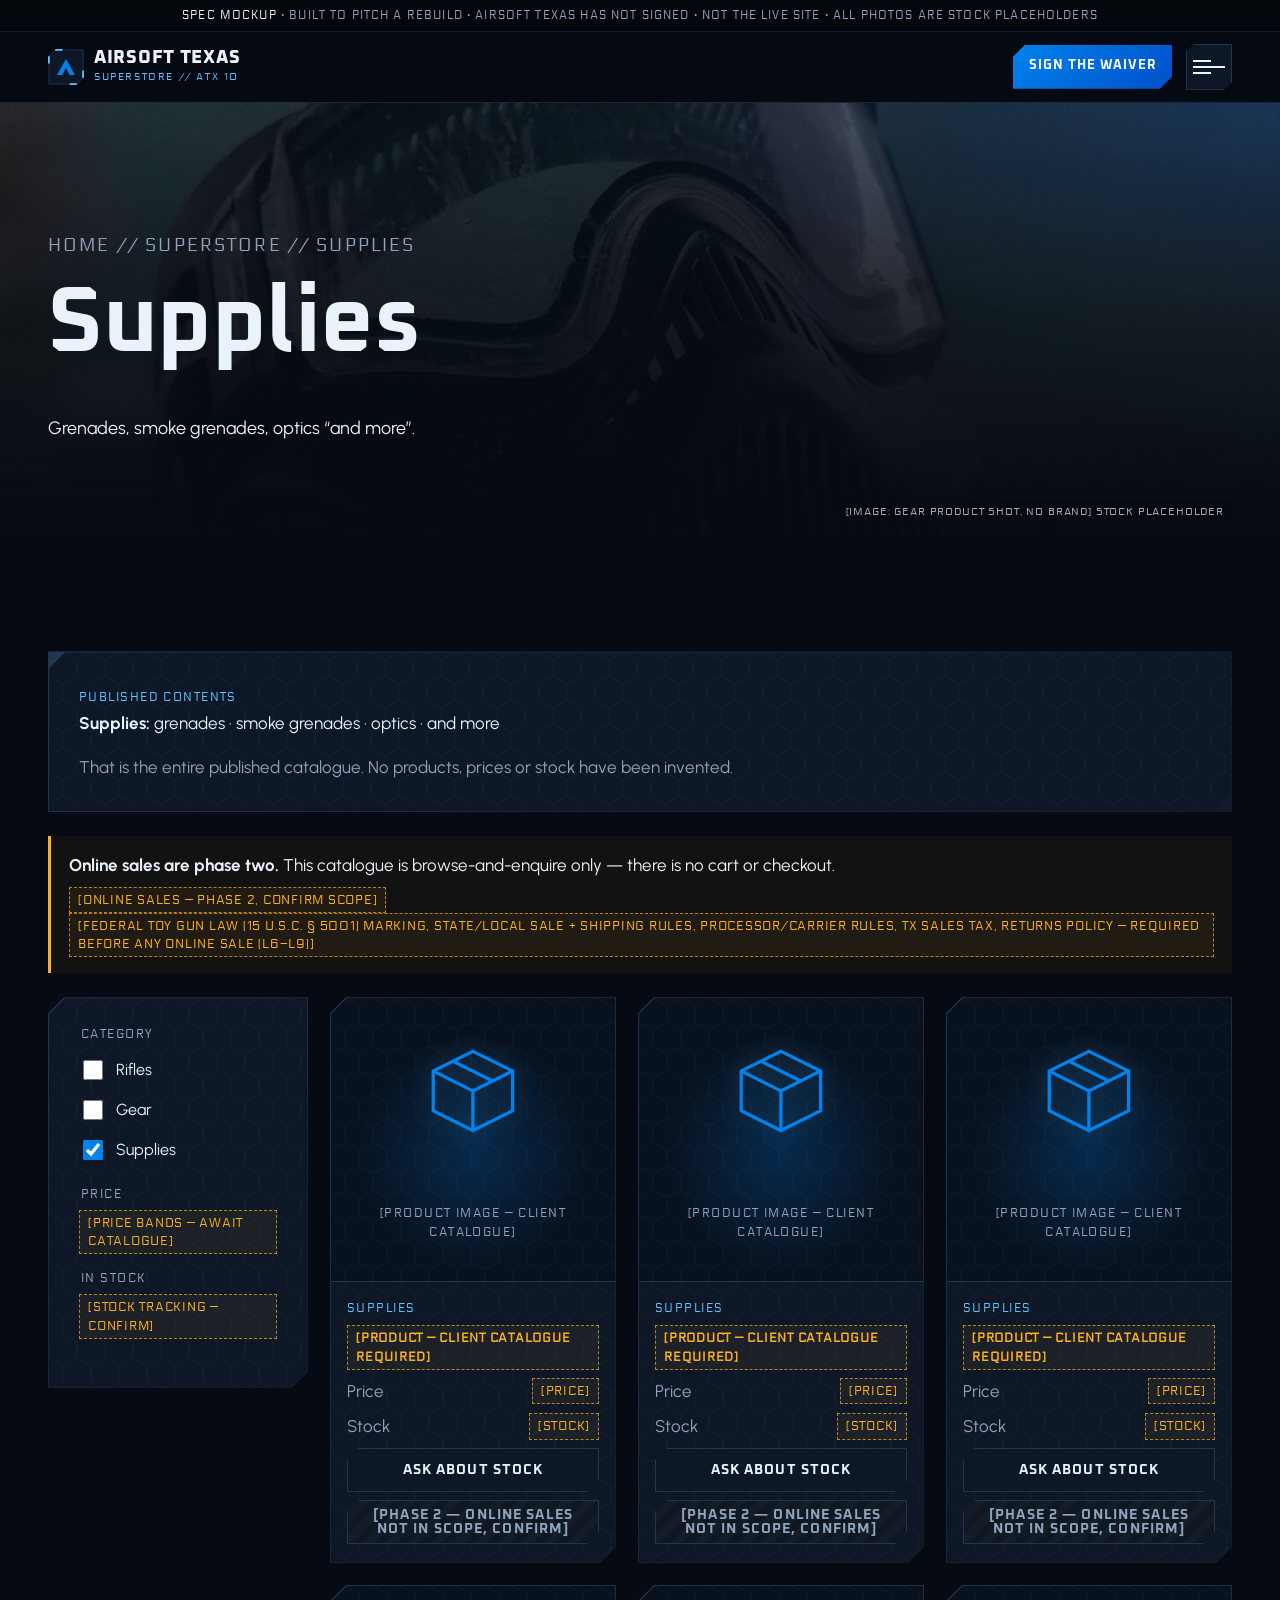
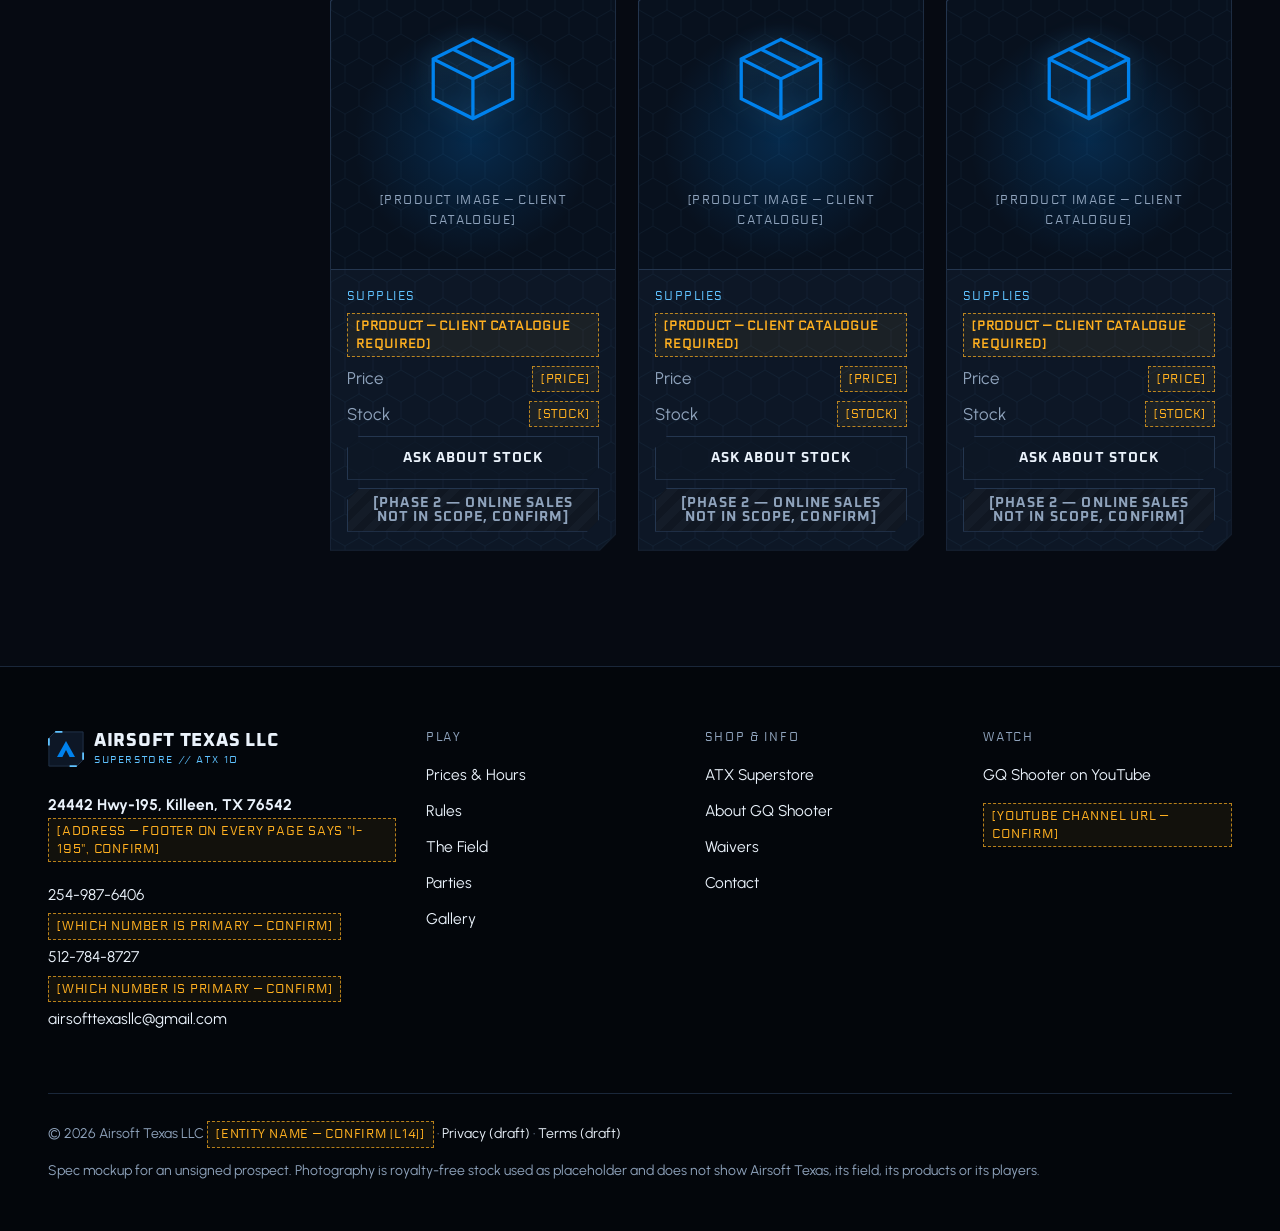
<file: superstore-supplies.html>
<!doctype html>
<html lang="en">
<head>
<meta charset="utf-8">
<meta name="viewport" content="width=device-width, initial-scale=1">
<title>Supplies — ATX Superstore</title>
<meta name="description" content="Supplies at the ATX Superstore, Killeen TX: grenades, smoke grenades, optics and more. Ask about stock.">
<meta name="robots" content="noindex, nofollow">
<meta name="theme-color" content="#060A12">
<link rel="icon" href="assets/favicon.svg" type="image/svg+xml">
<link rel="preconnect" href="https://fonts.googleapis.com">
<link rel="preconnect" href="https://fonts.gstatic.com" crossorigin>
<link href="https://fonts.googleapis.com/css2?family=Electrolize&amp;family=Oxanium:wght@500;600;700;800&amp;family=Urbanist:wght@400;500;600;700&amp;display=swap" rel="stylesheet">
<link rel="stylesheet" href="styles.css">
</head>
<body>
<a class="skip" href="#main">Skip to content</a>
<div class="mock-ribbon"><strong>Spec mockup</strong> · built to pitch a rebuild · Airsoft Texas has not signed · not the live site · all photos are stock placeholders</div>
<header class="site-header"><div class="wrap">
  <a class="brand" href="index.html" aria-label="Airsoft Texas Superstore — home"><svg viewBox="0 0 40 40" aria-hidden="true"><path d="M8 1h31v31l-7 7H1V8z" fill="#0D1726" stroke="#24364F"/><path d="M10 29l10-18 10 18h-6l-4-8-4 8z" fill="#0082ED"/><path d="M8 1h8M1 8v8M39 32v-8M32 39h-8" stroke="#5FC2FF" stroke-width="2"/></svg><span class="brand-name">Airsoft Texas<small>Superstore // ATX 10</small></span></a>
  <nav class="nav" aria-label="Main"><ul><li><a href="index.html">Home</a></li><li><a href="prices-hours.html">Prices &amp; Hours</a></li><li><a href="rules.html">Rules</a></li><li><a href="the-field.html">The Field</a></li><li><a href="superstore.html" aria-current="page">Superstore</a></li><li><a href="parties.html">Parties</a></li><li><a href="about.html">About</a></li><li><a href="waivers.html">Waivers</a></li><li><a href="gallery.html">Gallery</a></li><li><a href="contact.html">Contact</a></li></ul></nav>
  <a class="btn btn--primary header-cta" href="waivers.html">Sign the waiver</a>
  <button class="menu-btn" type="button" aria-expanded="false" aria-controls="mobile-nav"><span></span><span class="sr">Menu</span></button>
</div></header>
<nav class="mobile-nav" id="mobile-nav" aria-label="Mobile"><ul><li><a href="index.html">Home</a></li><li><a href="prices-hours.html">Prices &amp; Hours</a></li><li><a href="rules.html">Rules</a></li><li><a href="the-field.html">The Field</a></li><li><a href="superstore.html" aria-current="page">Superstore</a></li><li><a href="parties.html">Parties</a></li><li><a href="about.html">About</a></li><li><a href="waivers.html">Waivers</a></li><li><a href="gallery.html">Gallery</a></li><li><a href="contact.html">Contact</a></li></ul>
  <div class="btn-row" style="margin-top:24px"><a class="btn btn--primary" href="waivers.html">Sign the waiver</a><a class="btn btn--ghost" href="tel:+12549876406">Call 254-987-6406</a></div>
</nav>
<main id="main">
<section class="page-hero">
  <div class="bg" data-parallax="0.08"><img src="assets/img/PLACEHOLDER-gear-mask.webp" alt="Full-face airsoft mask on a padded bag" width="1100" height="825"></div>
  <div class="wrap"><p class="data crumbs"><a href="index.html">Home</a> // Superstore // Supplies</p><h1>Supplies</h1><p>Grenades, smoke grenades, optics “and more”.</p></div>
  <span class="img-label">[IMAGE: gear product shot, no brand] stock placeholder</span>
</section>
<section class="section"><div class="wrap">
  
  <div class="panel rv" style="margin-bottom:24px"><div class="in"><span class="data data--blue">Published contents</span><p><strong>Supplies:</strong> grenades · smoke grenades · optics · and more</p><p class="muted" style="margin:0">That is the entire published catalogue. No products, prices or stock have been invented.</p></div></div>
  <div class="notice rv"><div><p style="margin:0 0 6px"><strong>Online sales are phase two.</strong> This catalogue is browse-and-enquire only — there is no cart or checkout.</p>
<p style="margin:0"><span class="confirm">[ONLINE SALES — PHASE 2, CONFIRM SCOPE]</span> <span class="confirm">[FEDERAL TOY GUN LAW (15 U.S.C. § 5001) MARKING, STATE/LOCAL SALE + SHIPPING RULES, PROCESSOR/CARRIER RULES, TX SALES TAX, RETURNS POLICY — REQUIRED BEFORE ANY ONLINE SALE (L6–L9)]</span></p></div></div>
  <div class="store-layout" style="margin-top:24px">
    <aside class="filters"><div class="panel "><div class="in"><form data-filter-rail><fieldset><legend>Category</legend><label><input type="checkbox" value="rifles"> Rifles</label><label><input type="checkbox" value="gear"> Gear</label><label><input type="checkbox" value="supplies" checked> Supplies</label></fieldset><fieldset><legend>Price</legend><span class="confirm">[PRICE BANDS — AWAIT CATALOGUE]</span></fieldset><fieldset><legend>In stock</legend><span class="confirm">[STOCK TRACKING — CONFIRM]</span></fieldset></form></div></div></aside>
    <div class="grid grid--3 rv-stagger"><article class="panel product" data-cat="supplies"><div class="in"><div class="ph"><svg viewBox="0 0 64 64" fill="none" stroke="currentColor" stroke-width="2" aria-hidden="true"><path d="M8 20l24-12 24 12v24L32 56 8 44z"/><path d="M8 20l24 12 24-12M32 32v24"/><path d="M20 14l24 12"/></svg><span class="data">[PRODUCT IMAGE — CLIENT CATALOGUE]</span></div>
<div class="body"><span class="data data--blue">Supplies</span>
<h3 style="font-size:1.1rem;margin:0"><span class="confirm">[PRODUCT — CLIENT CATALOGUE REQUIRED]</span></h3>
<div class="row"><span class="muted">Price</span><span class="confirm">[PRICE]</span></div>
<div class="row"><span class="muted">Stock</span><span class="confirm">[STOCK]</span></div>
<a class="btn btn--ghost" href="contact.html?topic=stock" style="min-height:44px">Ask about stock</a>
<button class="btn btn--disabled" type="button" data-phase2 aria-disabled="true" style="min-height:44px">[PHASE 2 — ONLINE SALES NOT IN SCOPE, CONFIRM]</button>
</div></div></article><article class="panel product" data-cat="supplies"><div class="in"><div class="ph"><svg viewBox="0 0 64 64" fill="none" stroke="currentColor" stroke-width="2" aria-hidden="true"><path d="M8 20l24-12 24 12v24L32 56 8 44z"/><path d="M8 20l24 12 24-12M32 32v24"/><path d="M20 14l24 12"/></svg><span class="data">[PRODUCT IMAGE — CLIENT CATALOGUE]</span></div>
<div class="body"><span class="data data--blue">Supplies</span>
<h3 style="font-size:1.1rem;margin:0"><span class="confirm">[PRODUCT — CLIENT CATALOGUE REQUIRED]</span></h3>
<div class="row"><span class="muted">Price</span><span class="confirm">[PRICE]</span></div>
<div class="row"><span class="muted">Stock</span><span class="confirm">[STOCK]</span></div>
<a class="btn btn--ghost" href="contact.html?topic=stock" style="min-height:44px">Ask about stock</a>
<button class="btn btn--disabled" type="button" data-phase2 aria-disabled="true" style="min-height:44px">[PHASE 2 — ONLINE SALES NOT IN SCOPE, CONFIRM]</button>
</div></div></article><article class="panel product" data-cat="supplies"><div class="in"><div class="ph"><svg viewBox="0 0 64 64" fill="none" stroke="currentColor" stroke-width="2" aria-hidden="true"><path d="M8 20l24-12 24 12v24L32 56 8 44z"/><path d="M8 20l24 12 24-12M32 32v24"/><path d="M20 14l24 12"/></svg><span class="data">[PRODUCT IMAGE — CLIENT CATALOGUE]</span></div>
<div class="body"><span class="data data--blue">Supplies</span>
<h3 style="font-size:1.1rem;margin:0"><span class="confirm">[PRODUCT — CLIENT CATALOGUE REQUIRED]</span></h3>
<div class="row"><span class="muted">Price</span><span class="confirm">[PRICE]</span></div>
<div class="row"><span class="muted">Stock</span><span class="confirm">[STOCK]</span></div>
<a class="btn btn--ghost" href="contact.html?topic=stock" style="min-height:44px">Ask about stock</a>
<button class="btn btn--disabled" type="button" data-phase2 aria-disabled="true" style="min-height:44px">[PHASE 2 — ONLINE SALES NOT IN SCOPE, CONFIRM]</button>
</div></div></article><article class="panel product" data-cat="supplies"><div class="in"><div class="ph"><svg viewBox="0 0 64 64" fill="none" stroke="currentColor" stroke-width="2" aria-hidden="true"><path d="M8 20l24-12 24 12v24L32 56 8 44z"/><path d="M8 20l24 12 24-12M32 32v24"/><path d="M20 14l24 12"/></svg><span class="data">[PRODUCT IMAGE — CLIENT CATALOGUE]</span></div>
<div class="body"><span class="data data--blue">Supplies</span>
<h3 style="font-size:1.1rem;margin:0"><span class="confirm">[PRODUCT — CLIENT CATALOGUE REQUIRED]</span></h3>
<div class="row"><span class="muted">Price</span><span class="confirm">[PRICE]</span></div>
<div class="row"><span class="muted">Stock</span><span class="confirm">[STOCK]</span></div>
<a class="btn btn--ghost" href="contact.html?topic=stock" style="min-height:44px">Ask about stock</a>
<button class="btn btn--disabled" type="button" data-phase2 aria-disabled="true" style="min-height:44px">[PHASE 2 — ONLINE SALES NOT IN SCOPE, CONFIRM]</button>
</div></div></article><article class="panel product" data-cat="supplies"><div class="in"><div class="ph"><svg viewBox="0 0 64 64" fill="none" stroke="currentColor" stroke-width="2" aria-hidden="true"><path d="M8 20l24-12 24 12v24L32 56 8 44z"/><path d="M8 20l24 12 24-12M32 32v24"/><path d="M20 14l24 12"/></svg><span class="data">[PRODUCT IMAGE — CLIENT CATALOGUE]</span></div>
<div class="body"><span class="data data--blue">Supplies</span>
<h3 style="font-size:1.1rem;margin:0"><span class="confirm">[PRODUCT — CLIENT CATALOGUE REQUIRED]</span></h3>
<div class="row"><span class="muted">Price</span><span class="confirm">[PRICE]</span></div>
<div class="row"><span class="muted">Stock</span><span class="confirm">[STOCK]</span></div>
<a class="btn btn--ghost" href="contact.html?topic=stock" style="min-height:44px">Ask about stock</a>
<button class="btn btn--disabled" type="button" data-phase2 aria-disabled="true" style="min-height:44px">[PHASE 2 — ONLINE SALES NOT IN SCOPE, CONFIRM]</button>
</div></div></article><article class="panel product" data-cat="supplies"><div class="in"><div class="ph"><svg viewBox="0 0 64 64" fill="none" stroke="currentColor" stroke-width="2" aria-hidden="true"><path d="M8 20l24-12 24 12v24L32 56 8 44z"/><path d="M8 20l24 12 24-12M32 32v24"/><path d="M20 14l24 12"/></svg><span class="data">[PRODUCT IMAGE — CLIENT CATALOGUE]</span></div>
<div class="body"><span class="data data--blue">Supplies</span>
<h3 style="font-size:1.1rem;margin:0"><span class="confirm">[PRODUCT — CLIENT CATALOGUE REQUIRED]</span></h3>
<div class="row"><span class="muted">Price</span><span class="confirm">[PRICE]</span></div>
<div class="row"><span class="muted">Stock</span><span class="confirm">[STOCK]</span></div>
<a class="btn btn--ghost" href="contact.html?topic=stock" style="min-height:44px">Ask about stock</a>
<button class="btn btn--disabled" type="button" data-phase2 aria-disabled="true" style="min-height:44px">[PHASE 2 — ONLINE SALES NOT IN SCOPE, CONFIRM]</button>
</div></div></article></div>
  </div>
</div></section></main>
<footer class="site-footer"><div class="wrap">
  <div class="footer-grid">
    <div>
      <a class="brand" href="index.html"><svg viewBox="0 0 40 40" aria-hidden="true"><path d="M8 1h31v31l-7 7H1V8z" fill="#0D1726" stroke="#24364F"/><path d="M10 29l10-18 10 18h-6l-4-8-4 8z" fill="#0082ED"/><path d="M8 1h8M1 8v8M39 32v-8M32 39h-8" stroke="#5FC2FF" stroke-width="2"/></svg><span class="brand-name">Airsoft Texas LLC<small>Superstore // ATX 10</small></span></a>
      <p style="margin-top:18px"><strong>24442 Hwy-195, Killeen, TX 76542</strong><br><span class="confirm">[ADDRESS — FOOTER ON EVERY PAGE SAYS "I-195", CONFIRM]</span></p>
      <p><a href="tel:+12549876406">254-987-6406</a> <span class="confirm">[WHICH NUMBER IS PRIMARY — CONFIRM]</span><br><a href="tel:+15127848727">512-784-8727</a> <span class="confirm">[WHICH NUMBER IS PRIMARY — CONFIRM]</span><br><a href="mailto:airsofttexasllc@gmail.com">airsofttexasllc@gmail.com</a></p>
    </div>
    <div><h2>Play</h2><ul><li><a href="prices-hours.html">Prices &amp; Hours</a></li><li><a href="rules.html">Rules</a></li><li><a href="the-field.html">The Field</a></li><li><a href="parties.html">Parties</a></li><li><a href="gallery.html">Gallery</a></li></ul></div>
    <div><h2>Shop &amp; info</h2><ul><li><a href="superstore.html">ATX Superstore</a></li><li><a href="about.html">About GQ Shooter</a></li><li><a href="waivers.html">Waivers</a></li><li><a href="contact.html">Contact</a></li></ul></div>
    <div><h2>Watch</h2><ul><li><a href="https://www.youtube.com/results?search_query=GQ+Shooter" rel="noopener">GQ Shooter on YouTube</a></li></ul><p style="margin-top:10px"><span class="confirm">[YOUTUBE CHANNEL URL — CONFIRM]</span></p></div>
  </div>
  <div class="legal-line">
    <p style="margin:0">© <span data-year>2026</span> Airsoft Texas LLC <span class="confirm">[ENTITY NAME — CONFIRM (L14)]</span> · <a href="privacy.html">Privacy (draft)</a> · <a href="terms.html">Terms (draft)</a></p>
    <p style="margin:0">Spec mockup for an unsigned prospect. Photography is royalty-free stock used as placeholder and does not show Airsoft Texas, its field, its products or its players.</p>
  </div>
</div></footer>
<nav class="actionbar" aria-label="Quick actions">
  <a href="waivers.html"><svg viewBox="0 0 24 24" fill="none" stroke="currentColor" stroke-width="2" aria-hidden="true"><path d="M14 3H6v18h12V7z"/><path d="M14 3v4h4M9 13h6M9 17h6"/></svg>Waiver</a>
  <a href="tel:+12549876406"><svg viewBox="0 0 24 24" fill="none" stroke="currentColor" stroke-width="2" aria-hidden="true"><path d="M5 3h4l2 5-2.5 1.5a11 11 0 0 0 6 6L16 13l5 2v4a2 2 0 0 1-2 2A16 16 0 0 1 3 5a2 2 0 0 1 2-2"/></svg><span>Call<small>[primary? confirm]</small></span></a>
</nav>
<script src="script.js"></script>
</body>
</html>
</file>
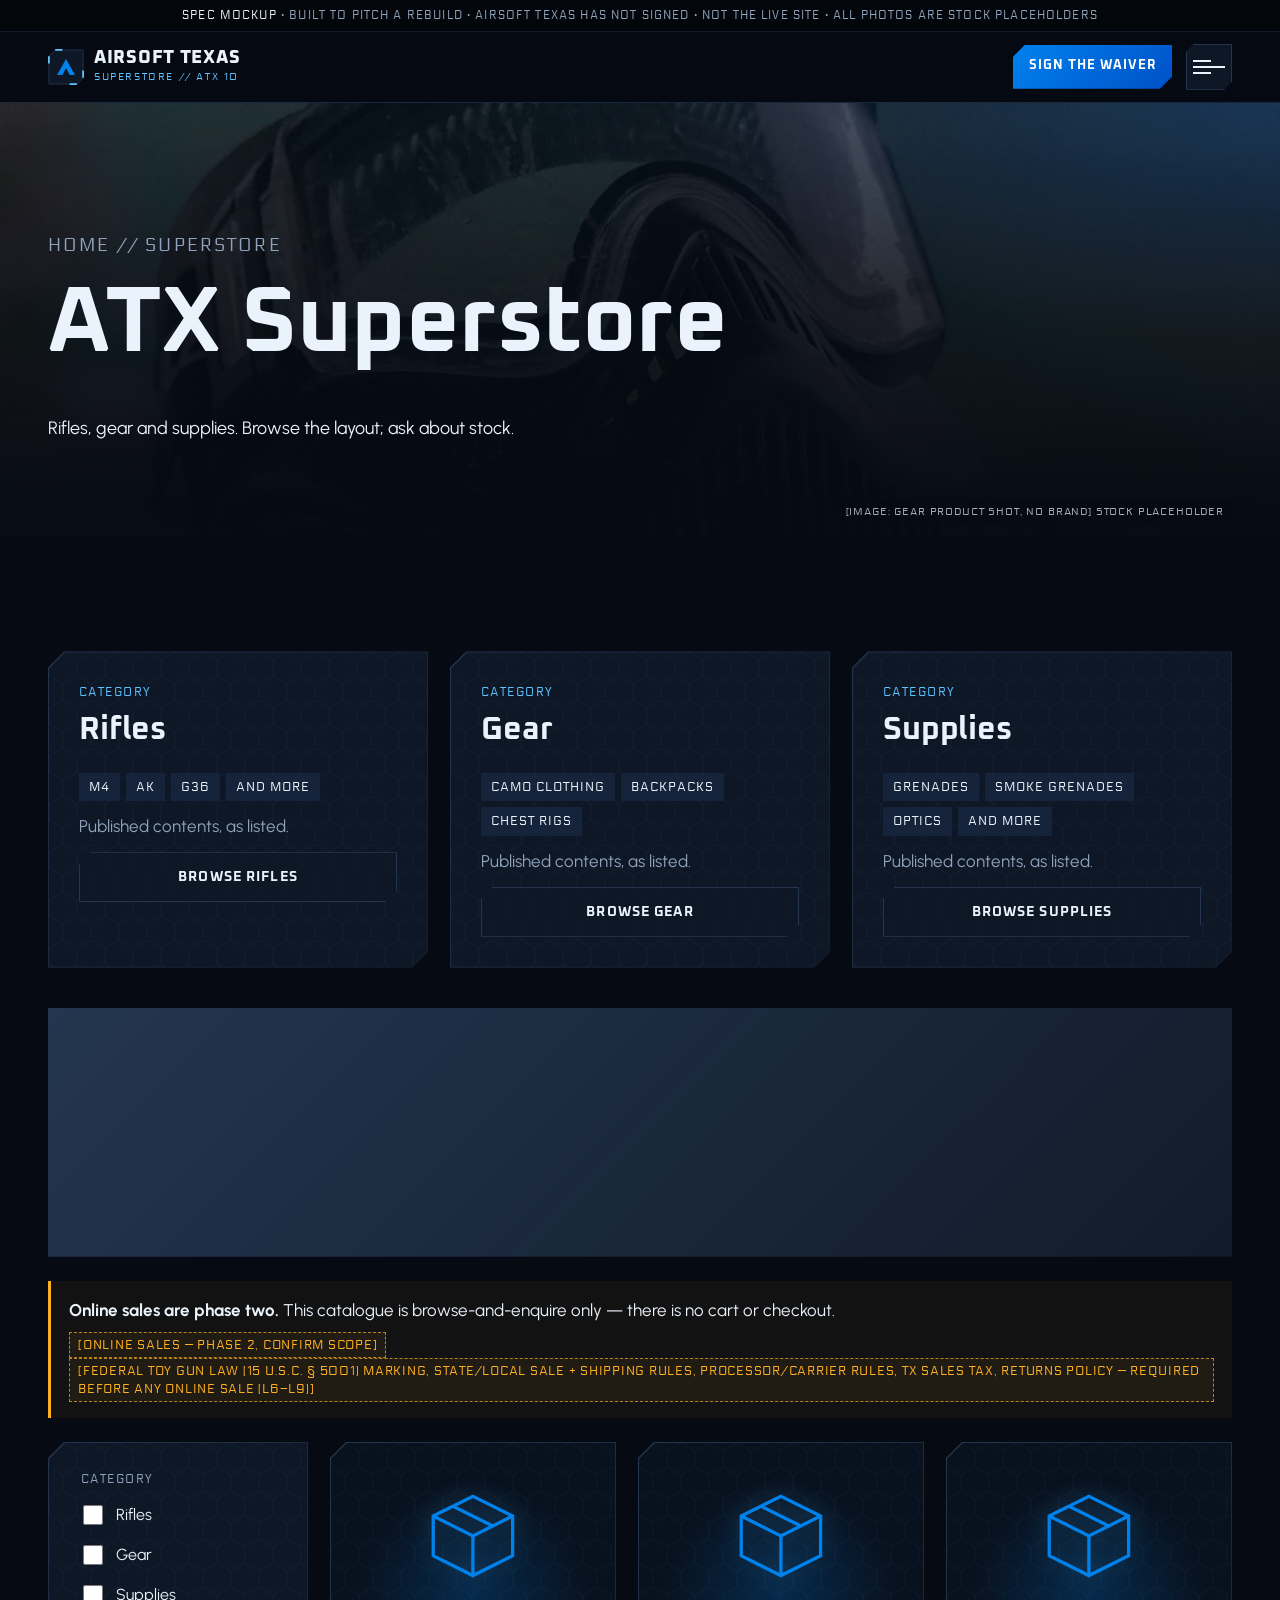
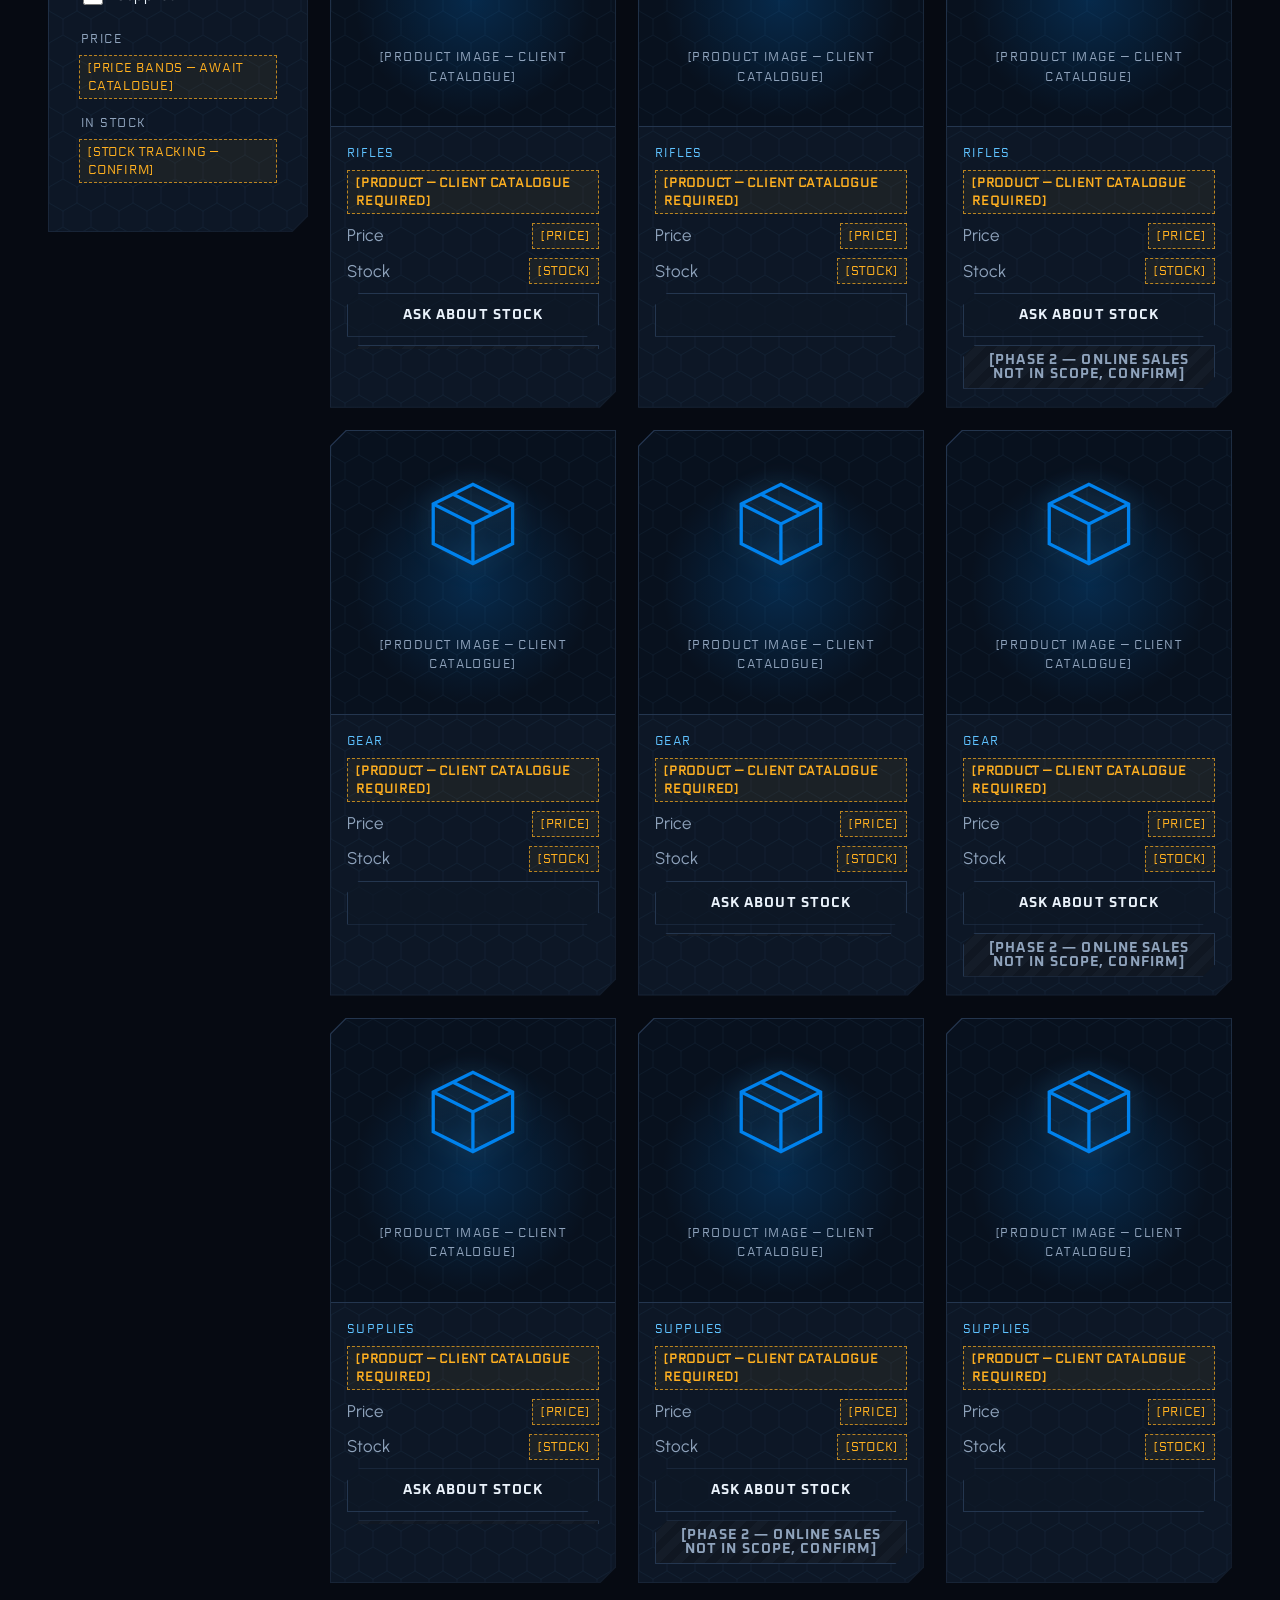
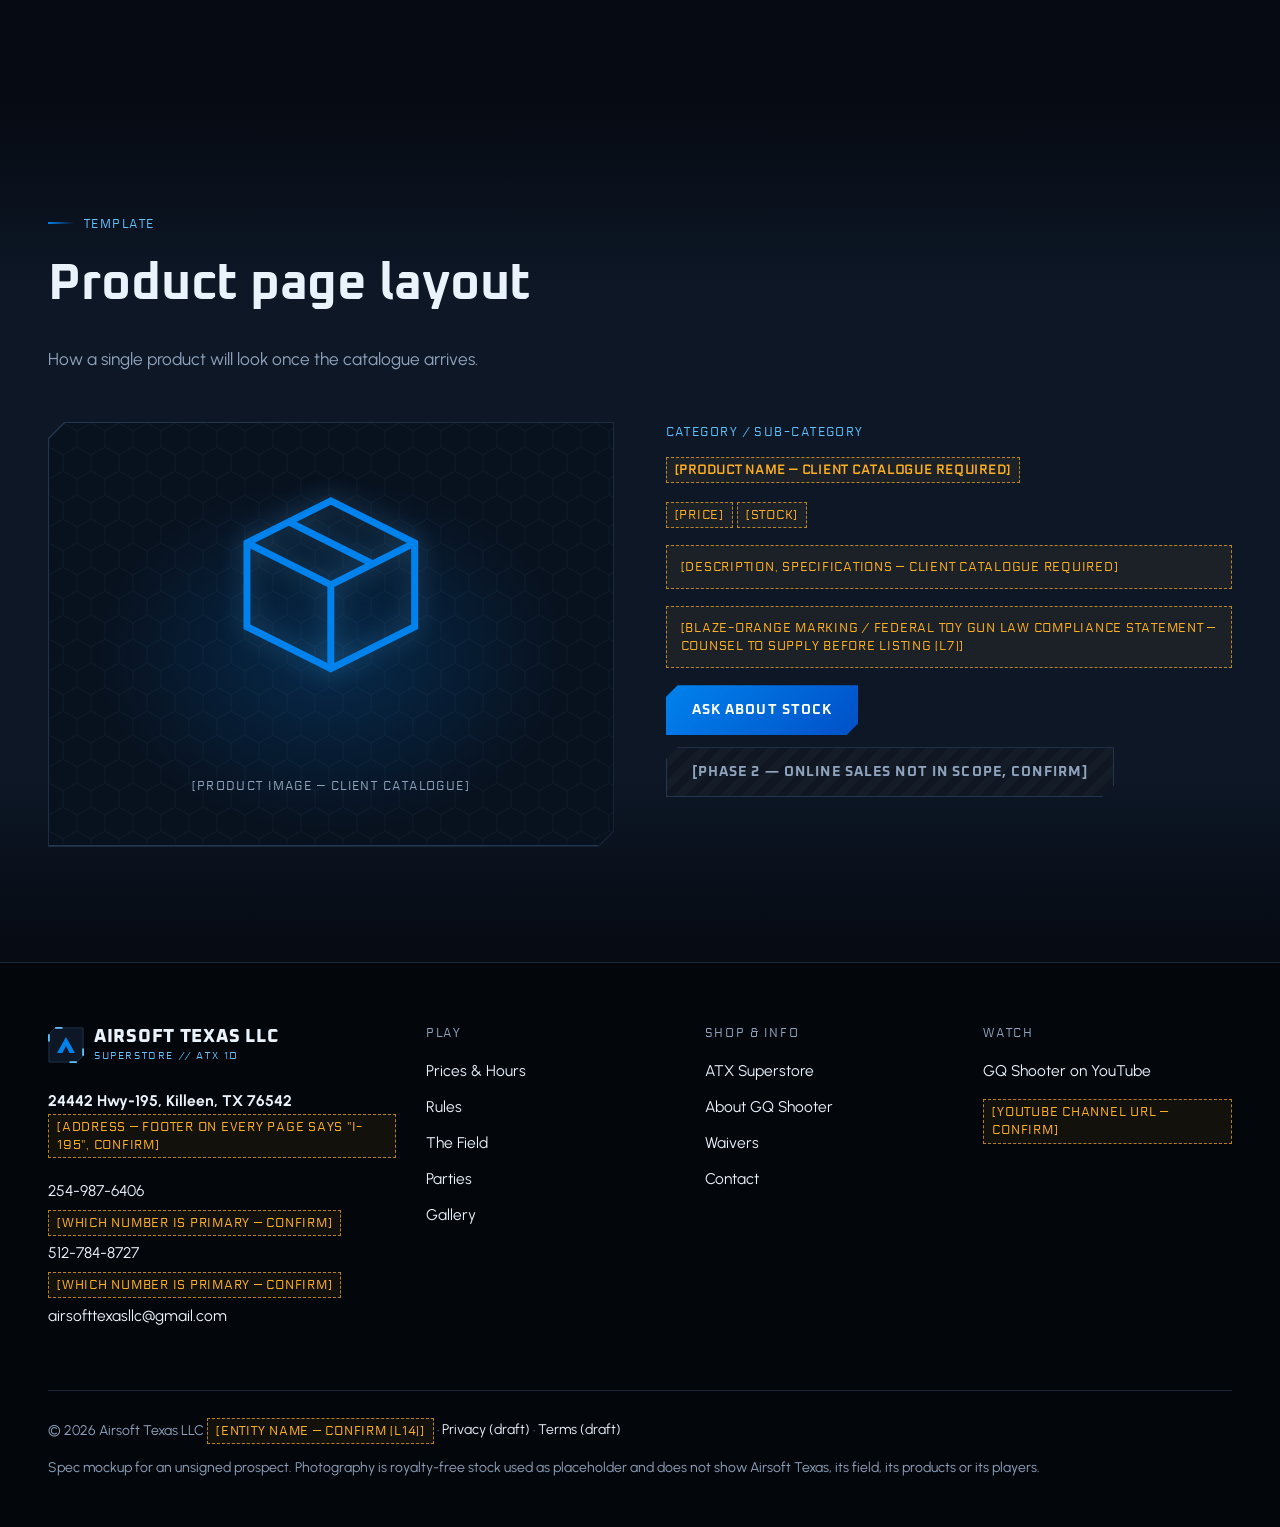
<file: superstore.html>
<!doctype html>
<html lang="en">
<head>
<meta charset="utf-8">
<meta name="viewport" content="width=device-width, initial-scale=1">
<title>ATX Superstore — Airsoft Texas</title>
<meta name="description" content="The ATX Superstore at Airsoft Texas, Killeen TX: rifles (M4, AK, G36 and more), gear (camo clothing, backpacks, chest rigs) and supplies. Ask about stock.">
<meta name="robots" content="noindex, nofollow">
<meta name="theme-color" content="#060A12">
<link rel="icon" href="assets/favicon.svg" type="image/svg+xml">
<link rel="preconnect" href="https://fonts.googleapis.com">
<link rel="preconnect" href="https://fonts.gstatic.com" crossorigin>
<link href="https://fonts.googleapis.com/css2?family=Electrolize&amp;family=Oxanium:wght@500;600;700;800&amp;family=Urbanist:wght@400;500;600;700&amp;display=swap" rel="stylesheet">
<link rel="stylesheet" href="styles.css">
</head>
<body>
<a class="skip" href="#main">Skip to content</a>
<div class="mock-ribbon"><strong>Spec mockup</strong> · built to pitch a rebuild · Airsoft Texas has not signed · not the live site · all photos are stock placeholders</div>
<header class="site-header"><div class="wrap">
  <a class="brand" href="index.html" aria-label="Airsoft Texas Superstore — home"><svg viewBox="0 0 40 40" aria-hidden="true"><path d="M8 1h31v31l-7 7H1V8z" fill="#0D1726" stroke="#24364F"/><path d="M10 29l10-18 10 18h-6l-4-8-4 8z" fill="#0082ED"/><path d="M8 1h8M1 8v8M39 32v-8M32 39h-8" stroke="#5FC2FF" stroke-width="2"/></svg><span class="brand-name">Airsoft Texas<small>Superstore // ATX 10</small></span></a>
  <nav class="nav" aria-label="Main"><ul><li><a href="index.html">Home</a></li><li><a href="prices-hours.html">Prices &amp; Hours</a></li><li><a href="rules.html">Rules</a></li><li><a href="the-field.html">The Field</a></li><li><a href="superstore.html" aria-current="page">Superstore</a></li><li><a href="parties.html">Parties</a></li><li><a href="about.html">About</a></li><li><a href="waivers.html">Waivers</a></li><li><a href="gallery.html">Gallery</a></li><li><a href="contact.html">Contact</a></li></ul></nav>
  <a class="btn btn--primary header-cta" href="waivers.html">Sign the waiver</a>
  <button class="menu-btn" type="button" aria-expanded="false" aria-controls="mobile-nav"><span></span><span class="sr">Menu</span></button>
</div></header>
<nav class="mobile-nav" id="mobile-nav" aria-label="Mobile"><ul><li><a href="index.html">Home</a></li><li><a href="prices-hours.html">Prices &amp; Hours</a></li><li><a href="rules.html">Rules</a></li><li><a href="the-field.html">The Field</a></li><li><a href="superstore.html" aria-current="page">Superstore</a></li><li><a href="parties.html">Parties</a></li><li><a href="about.html">About</a></li><li><a href="waivers.html">Waivers</a></li><li><a href="gallery.html">Gallery</a></li><li><a href="contact.html">Contact</a></li></ul>
  <div class="btn-row" style="margin-top:24px"><a class="btn btn--primary" href="waivers.html">Sign the waiver</a><a class="btn btn--ghost" href="tel:+12549876406">Call 254-987-6406</a></div>
</nav>
<main id="main">
<section class="page-hero">
  <div class="bg" data-parallax="0.08"><img src="assets/img/PLACEHOLDER-gear-mask.webp" alt="Full-face airsoft mask on a padded bag" width="1100" height="825"></div>
  <div class="wrap"><p class="data crumbs"><a href="index.html">Home</a> // Superstore</p><h1>ATX Superstore</h1><p>Rifles, gear and supplies. Browse the layout; ask about stock.</p></div>
  <span class="img-label">[IMAGE: gear product shot, no brand] stock placeholder</span>
</section>
<section class="section"><div class="wrap">
  <div class="grid grid--3 rv-stagger" style="margin-bottom:40px"><div class="panel cat-card"><div class="in"><span class="data data--blue">Category</span><h3 style="font-size:2rem">Rifles</h3><ul><li>M4</li><li>AK</li><li>G36</li><li>and more</li></ul><p class="muted" style="margin:0">Published contents, as listed.</p><a class="btn btn--ghost" href="superstore-rifles.html">Browse Rifles</a></div></div><div class="panel cat-card"><div class="in"><span class="data data--blue">Category</span><h3 style="font-size:2rem">Gear</h3><ul><li>camo clothing</li><li>backpacks</li><li>chest rigs</li></ul><p class="muted" style="margin:0">Published contents, as listed.</p><a class="btn btn--ghost" href="superstore-gear.html">Browse Gear</a></div></div><div class="panel cat-card"><div class="in"><span class="data data--blue">Category</span><h3 style="font-size:2rem">Supplies</h3><ul><li>grenades</li><li>smoke grenades</li><li>optics</li><li>and more</li></ul><p class="muted" style="margin:0">Published contents, as listed.</p><a class="btn btn--ghost" href="superstore-supplies.html">Browse Supplies</a></div></div></div>
  <div class="panel rv" style="margin-bottom:24px"><div class="in"><span class="data data--blue">Published contents</span><p><strong>Rifles:</strong> M4 · AK · G36 · and more</p><p><strong>Gear:</strong> camo clothing · backpacks · chest rigs</p><p><strong>Supplies:</strong> grenades · smoke grenades · optics · and more</p><p class="muted" style="margin:0">That is the entire published catalogue. No products, prices or stock have been invented.</p></div></div>
  <div class="notice rv"><div><p style="margin:0 0 6px"><strong>Online sales are phase two.</strong> This catalogue is browse-and-enquire only — there is no cart or checkout.</p>
<p style="margin:0"><span class="confirm">[ONLINE SALES — PHASE 2, CONFIRM SCOPE]</span> <span class="confirm">[FEDERAL TOY GUN LAW (15 U.S.C. § 5001) MARKING, STATE/LOCAL SALE + SHIPPING RULES, PROCESSOR/CARRIER RULES, TX SALES TAX, RETURNS POLICY — REQUIRED BEFORE ANY ONLINE SALE (L6–L9)]</span></p></div></div>
  <div class="store-layout" style="margin-top:24px">
    <aside class="filters"><div class="panel "><div class="in"><form data-filter-rail><fieldset><legend>Category</legend><label><input type="checkbox" value="rifles"> Rifles</label><label><input type="checkbox" value="gear"> Gear</label><label><input type="checkbox" value="supplies"> Supplies</label></fieldset><fieldset><legend>Price</legend><span class="confirm">[PRICE BANDS — AWAIT CATALOGUE]</span></fieldset><fieldset><legend>In stock</legend><span class="confirm">[STOCK TRACKING — CONFIRM]</span></fieldset></form></div></div></aside>
    <div class="grid grid--3 rv-stagger"><article class="panel product" data-cat="rifles"><div class="in"><div class="ph"><svg viewBox="0 0 64 64" fill="none" stroke="currentColor" stroke-width="2" aria-hidden="true"><path d="M8 20l24-12 24 12v24L32 56 8 44z"/><path d="M8 20l24 12 24-12M32 32v24"/><path d="M20 14l24 12"/></svg><span class="data">[PRODUCT IMAGE — CLIENT CATALOGUE]</span></div>
<div class="body"><span class="data data--blue">Rifles</span>
<h3 style="font-size:1.1rem;margin:0"><span class="confirm">[PRODUCT — CLIENT CATALOGUE REQUIRED]</span></h3>
<div class="row"><span class="muted">Price</span><span class="confirm">[PRICE]</span></div>
<div class="row"><span class="muted">Stock</span><span class="confirm">[STOCK]</span></div>
<a class="btn btn--ghost" href="contact.html?topic=stock" style="min-height:44px">Ask about stock</a>
<button class="btn btn--disabled" type="button" data-phase2 aria-disabled="true" style="min-height:44px">[PHASE 2 — ONLINE SALES NOT IN SCOPE, CONFIRM]</button>
</div></div></article><article class="panel product" data-cat="rifles"><div class="in"><div class="ph"><svg viewBox="0 0 64 64" fill="none" stroke="currentColor" stroke-width="2" aria-hidden="true"><path d="M8 20l24-12 24 12v24L32 56 8 44z"/><path d="M8 20l24 12 24-12M32 32v24"/><path d="M20 14l24 12"/></svg><span class="data">[PRODUCT IMAGE — CLIENT CATALOGUE]</span></div>
<div class="body"><span class="data data--blue">Rifles</span>
<h3 style="font-size:1.1rem;margin:0"><span class="confirm">[PRODUCT — CLIENT CATALOGUE REQUIRED]</span></h3>
<div class="row"><span class="muted">Price</span><span class="confirm">[PRICE]</span></div>
<div class="row"><span class="muted">Stock</span><span class="confirm">[STOCK]</span></div>
<a class="btn btn--ghost" href="contact.html?topic=stock" style="min-height:44px">Ask about stock</a>
<button class="btn btn--disabled" type="button" data-phase2 aria-disabled="true" style="min-height:44px">[PHASE 2 — ONLINE SALES NOT IN SCOPE, CONFIRM]</button>
</div></div></article><article class="panel product" data-cat="rifles"><div class="in"><div class="ph"><svg viewBox="0 0 64 64" fill="none" stroke="currentColor" stroke-width="2" aria-hidden="true"><path d="M8 20l24-12 24 12v24L32 56 8 44z"/><path d="M8 20l24 12 24-12M32 32v24"/><path d="M20 14l24 12"/></svg><span class="data">[PRODUCT IMAGE — CLIENT CATALOGUE]</span></div>
<div class="body"><span class="data data--blue">Rifles</span>
<h3 style="font-size:1.1rem;margin:0"><span class="confirm">[PRODUCT — CLIENT CATALOGUE REQUIRED]</span></h3>
<div class="row"><span class="muted">Price</span><span class="confirm">[PRICE]</span></div>
<div class="row"><span class="muted">Stock</span><span class="confirm">[STOCK]</span></div>
<a class="btn btn--ghost" href="contact.html?topic=stock" style="min-height:44px">Ask about stock</a>
<button class="btn btn--disabled" type="button" data-phase2 aria-disabled="true" style="min-height:44px">[PHASE 2 — ONLINE SALES NOT IN SCOPE, CONFIRM]</button>
</div></div></article><article class="panel product" data-cat="gear"><div class="in"><div class="ph"><svg viewBox="0 0 64 64" fill="none" stroke="currentColor" stroke-width="2" aria-hidden="true"><path d="M8 20l24-12 24 12v24L32 56 8 44z"/><path d="M8 20l24 12 24-12M32 32v24"/><path d="M20 14l24 12"/></svg><span class="data">[PRODUCT IMAGE — CLIENT CATALOGUE]</span></div>
<div class="body"><span class="data data--blue">Gear</span>
<h3 style="font-size:1.1rem;margin:0"><span class="confirm">[PRODUCT — CLIENT CATALOGUE REQUIRED]</span></h3>
<div class="row"><span class="muted">Price</span><span class="confirm">[PRICE]</span></div>
<div class="row"><span class="muted">Stock</span><span class="confirm">[STOCK]</span></div>
<a class="btn btn--ghost" href="contact.html?topic=stock" style="min-height:44px">Ask about stock</a>
<button class="btn btn--disabled" type="button" data-phase2 aria-disabled="true" style="min-height:44px">[PHASE 2 — ONLINE SALES NOT IN SCOPE, CONFIRM]</button>
</div></div></article><article class="panel product" data-cat="gear"><div class="in"><div class="ph"><svg viewBox="0 0 64 64" fill="none" stroke="currentColor" stroke-width="2" aria-hidden="true"><path d="M8 20l24-12 24 12v24L32 56 8 44z"/><path d="M8 20l24 12 24-12M32 32v24"/><path d="M20 14l24 12"/></svg><span class="data">[PRODUCT IMAGE — CLIENT CATALOGUE]</span></div>
<div class="body"><span class="data data--blue">Gear</span>
<h3 style="font-size:1.1rem;margin:0"><span class="confirm">[PRODUCT — CLIENT CATALOGUE REQUIRED]</span></h3>
<div class="row"><span class="muted">Price</span><span class="confirm">[PRICE]</span></div>
<div class="row"><span class="muted">Stock</span><span class="confirm">[STOCK]</span></div>
<a class="btn btn--ghost" href="contact.html?topic=stock" style="min-height:44px">Ask about stock</a>
<button class="btn btn--disabled" type="button" data-phase2 aria-disabled="true" style="min-height:44px">[PHASE 2 — ONLINE SALES NOT IN SCOPE, CONFIRM]</button>
</div></div></article><article class="panel product" data-cat="gear"><div class="in"><div class="ph"><svg viewBox="0 0 64 64" fill="none" stroke="currentColor" stroke-width="2" aria-hidden="true"><path d="M8 20l24-12 24 12v24L32 56 8 44z"/><path d="M8 20l24 12 24-12M32 32v24"/><path d="M20 14l24 12"/></svg><span class="data">[PRODUCT IMAGE — CLIENT CATALOGUE]</span></div>
<div class="body"><span class="data data--blue">Gear</span>
<h3 style="font-size:1.1rem;margin:0"><span class="confirm">[PRODUCT — CLIENT CATALOGUE REQUIRED]</span></h3>
<div class="row"><span class="muted">Price</span><span class="confirm">[PRICE]</span></div>
<div class="row"><span class="muted">Stock</span><span class="confirm">[STOCK]</span></div>
<a class="btn btn--ghost" href="contact.html?topic=stock" style="min-height:44px">Ask about stock</a>
<button class="btn btn--disabled" type="button" data-phase2 aria-disabled="true" style="min-height:44px">[PHASE 2 — ONLINE SALES NOT IN SCOPE, CONFIRM]</button>
</div></div></article><article class="panel product" data-cat="supplies"><div class="in"><div class="ph"><svg viewBox="0 0 64 64" fill="none" stroke="currentColor" stroke-width="2" aria-hidden="true"><path d="M8 20l24-12 24 12v24L32 56 8 44z"/><path d="M8 20l24 12 24-12M32 32v24"/><path d="M20 14l24 12"/></svg><span class="data">[PRODUCT IMAGE — CLIENT CATALOGUE]</span></div>
<div class="body"><span class="data data--blue">Supplies</span>
<h3 style="font-size:1.1rem;margin:0"><span class="confirm">[PRODUCT — CLIENT CATALOGUE REQUIRED]</span></h3>
<div class="row"><span class="muted">Price</span><span class="confirm">[PRICE]</span></div>
<div class="row"><span class="muted">Stock</span><span class="confirm">[STOCK]</span></div>
<a class="btn btn--ghost" href="contact.html?topic=stock" style="min-height:44px">Ask about stock</a>
<button class="btn btn--disabled" type="button" data-phase2 aria-disabled="true" style="min-height:44px">[PHASE 2 — ONLINE SALES NOT IN SCOPE, CONFIRM]</button>
</div></div></article><article class="panel product" data-cat="supplies"><div class="in"><div class="ph"><svg viewBox="0 0 64 64" fill="none" stroke="currentColor" stroke-width="2" aria-hidden="true"><path d="M8 20l24-12 24 12v24L32 56 8 44z"/><path d="M8 20l24 12 24-12M32 32v24"/><path d="M20 14l24 12"/></svg><span class="data">[PRODUCT IMAGE — CLIENT CATALOGUE]</span></div>
<div class="body"><span class="data data--blue">Supplies</span>
<h3 style="font-size:1.1rem;margin:0"><span class="confirm">[PRODUCT — CLIENT CATALOGUE REQUIRED]</span></h3>
<div class="row"><span class="muted">Price</span><span class="confirm">[PRICE]</span></div>
<div class="row"><span class="muted">Stock</span><span class="confirm">[STOCK]</span></div>
<a class="btn btn--ghost" href="contact.html?topic=stock" style="min-height:44px">Ask about stock</a>
<button class="btn btn--disabled" type="button" data-phase2 aria-disabled="true" style="min-height:44px">[PHASE 2 — ONLINE SALES NOT IN SCOPE, CONFIRM]</button>
</div></div></article><article class="panel product" data-cat="supplies"><div class="in"><div class="ph"><svg viewBox="0 0 64 64" fill="none" stroke="currentColor" stroke-width="2" aria-hidden="true"><path d="M8 20l24-12 24 12v24L32 56 8 44z"/><path d="M8 20l24 12 24-12M32 32v24"/><path d="M20 14l24 12"/></svg><span class="data">[PRODUCT IMAGE — CLIENT CATALOGUE]</span></div>
<div class="body"><span class="data data--blue">Supplies</span>
<h3 style="font-size:1.1rem;margin:0"><span class="confirm">[PRODUCT — CLIENT CATALOGUE REQUIRED]</span></h3>
<div class="row"><span class="muted">Price</span><span class="confirm">[PRICE]</span></div>
<div class="row"><span class="muted">Stock</span><span class="confirm">[STOCK]</span></div>
<a class="btn btn--ghost" href="contact.html?topic=stock" style="min-height:44px">Ask about stock</a>
<button class="btn btn--disabled" type="button" data-phase2 aria-disabled="true" style="min-height:44px">[PHASE 2 — ONLINE SALES NOT IN SCOPE, CONFIRM]</button>
</div></div></article></div>
  </div>
</div></section><section class="section section--alt"><div class="wrap"><div class="section-head rv"><span class="data data--blue eyebrow">Template</span><h2>Product page layout</h2><p>How a single product will look once the catalogue arrives.</p></div>
<div class="split split--top">
  <div class="product"><div class="panel "><div class="in"><div class="ph" style="aspect-ratio:4/3"><svg viewBox="0 0 64 64" fill="none" stroke="currentColor" stroke-width="2" aria-hidden="true"><path d="M8 20l24-12 24 12v24L32 56 8 44z"/><path d="M8 20l24 12 24-12M32 32v24"/><path d="M20 14l24 12"/></svg><span class="data">[PRODUCT IMAGE — CLIENT CATALOGUE]</span></div></div></div></div>
  <div>
    <p class="data data--blue">Category / Sub-category</p>
    <h3 style="font-size:2rem"><span class="confirm">[PRODUCT NAME — CLIENT CATALOGUE REQUIRED]</span></h3>
    <p><span class="confirm">[PRICE]</span> <span class="confirm">[STOCK]</span></p>
    <p><span class="confirm confirm--block">[DESCRIPTION, SPECIFICATIONS — CLIENT CATALOGUE REQUIRED]</span></p>
    <p><span class="confirm confirm--block">[BLAZE-ORANGE MARKING / FEDERAL TOY GUN LAW COMPLIANCE STATEMENT — COUNSEL TO SUPPLY BEFORE LISTING (L7)]</span></p>
    <div class="btn-row"><a class="btn btn--primary" href="contact.html?topic=stock">Ask about stock</a><button class="btn btn--disabled" type="button" data-phase2 aria-disabled="true">[PHASE 2 — ONLINE SALES NOT IN SCOPE, CONFIRM]</button></div>
  </div>
</div></div></section></main>
<footer class="site-footer"><div class="wrap">
  <div class="footer-grid">
    <div>
      <a class="brand" href="index.html"><svg viewBox="0 0 40 40" aria-hidden="true"><path d="M8 1h31v31l-7 7H1V8z" fill="#0D1726" stroke="#24364F"/><path d="M10 29l10-18 10 18h-6l-4-8-4 8z" fill="#0082ED"/><path d="M8 1h8M1 8v8M39 32v-8M32 39h-8" stroke="#5FC2FF" stroke-width="2"/></svg><span class="brand-name">Airsoft Texas LLC<small>Superstore // ATX 10</small></span></a>
      <p style="margin-top:18px"><strong>24442 Hwy-195, Killeen, TX 76542</strong><br><span class="confirm">[ADDRESS — FOOTER ON EVERY PAGE SAYS "I-195", CONFIRM]</span></p>
      <p><a href="tel:+12549876406">254-987-6406</a> <span class="confirm">[WHICH NUMBER IS PRIMARY — CONFIRM]</span><br><a href="tel:+15127848727">512-784-8727</a> <span class="confirm">[WHICH NUMBER IS PRIMARY — CONFIRM]</span><br><a href="mailto:airsofttexasllc@gmail.com">airsofttexasllc@gmail.com</a></p>
    </div>
    <div><h2>Play</h2><ul><li><a href="prices-hours.html">Prices &amp; Hours</a></li><li><a href="rules.html">Rules</a></li><li><a href="the-field.html">The Field</a></li><li><a href="parties.html">Parties</a></li><li><a href="gallery.html">Gallery</a></li></ul></div>
    <div><h2>Shop &amp; info</h2><ul><li><a href="superstore.html">ATX Superstore</a></li><li><a href="about.html">About GQ Shooter</a></li><li><a href="waivers.html">Waivers</a></li><li><a href="contact.html">Contact</a></li></ul></div>
    <div><h2>Watch</h2><ul><li><a href="https://www.youtube.com/results?search_query=GQ+Shooter" rel="noopener">GQ Shooter on YouTube</a></li></ul><p style="margin-top:10px"><span class="confirm">[YOUTUBE CHANNEL URL — CONFIRM]</span></p></div>
  </div>
  <div class="legal-line">
    <p style="margin:0">© <span data-year>2026</span> Airsoft Texas LLC <span class="confirm">[ENTITY NAME — CONFIRM (L14)]</span> · <a href="privacy.html">Privacy (draft)</a> · <a href="terms.html">Terms (draft)</a></p>
    <p style="margin:0">Spec mockup for an unsigned prospect. Photography is royalty-free stock used as placeholder and does not show Airsoft Texas, its field, its products or its players.</p>
  </div>
</div></footer>
<nav class="actionbar" aria-label="Quick actions">
  <a href="waivers.html"><svg viewBox="0 0 24 24" fill="none" stroke="currentColor" stroke-width="2" aria-hidden="true"><path d="M14 3H6v18h12V7z"/><path d="M14 3v4h4M9 13h6M9 17h6"/></svg>Waiver</a>
  <a href="tel:+12549876406"><svg viewBox="0 0 24 24" fill="none" stroke="currentColor" stroke-width="2" aria-hidden="true"><path d="M5 3h4l2 5-2.5 1.5a11 11 0 0 0 6 6L16 13l5 2v4a2 2 0 0 1-2 2A16 16 0 0 1 3 5a2 2 0 0 1 2-2"/></svg><span>Call<small>[primary? confirm]</small></span></a>
</nav>
<script src="script.js"></script>
</body>
</html>
</file>
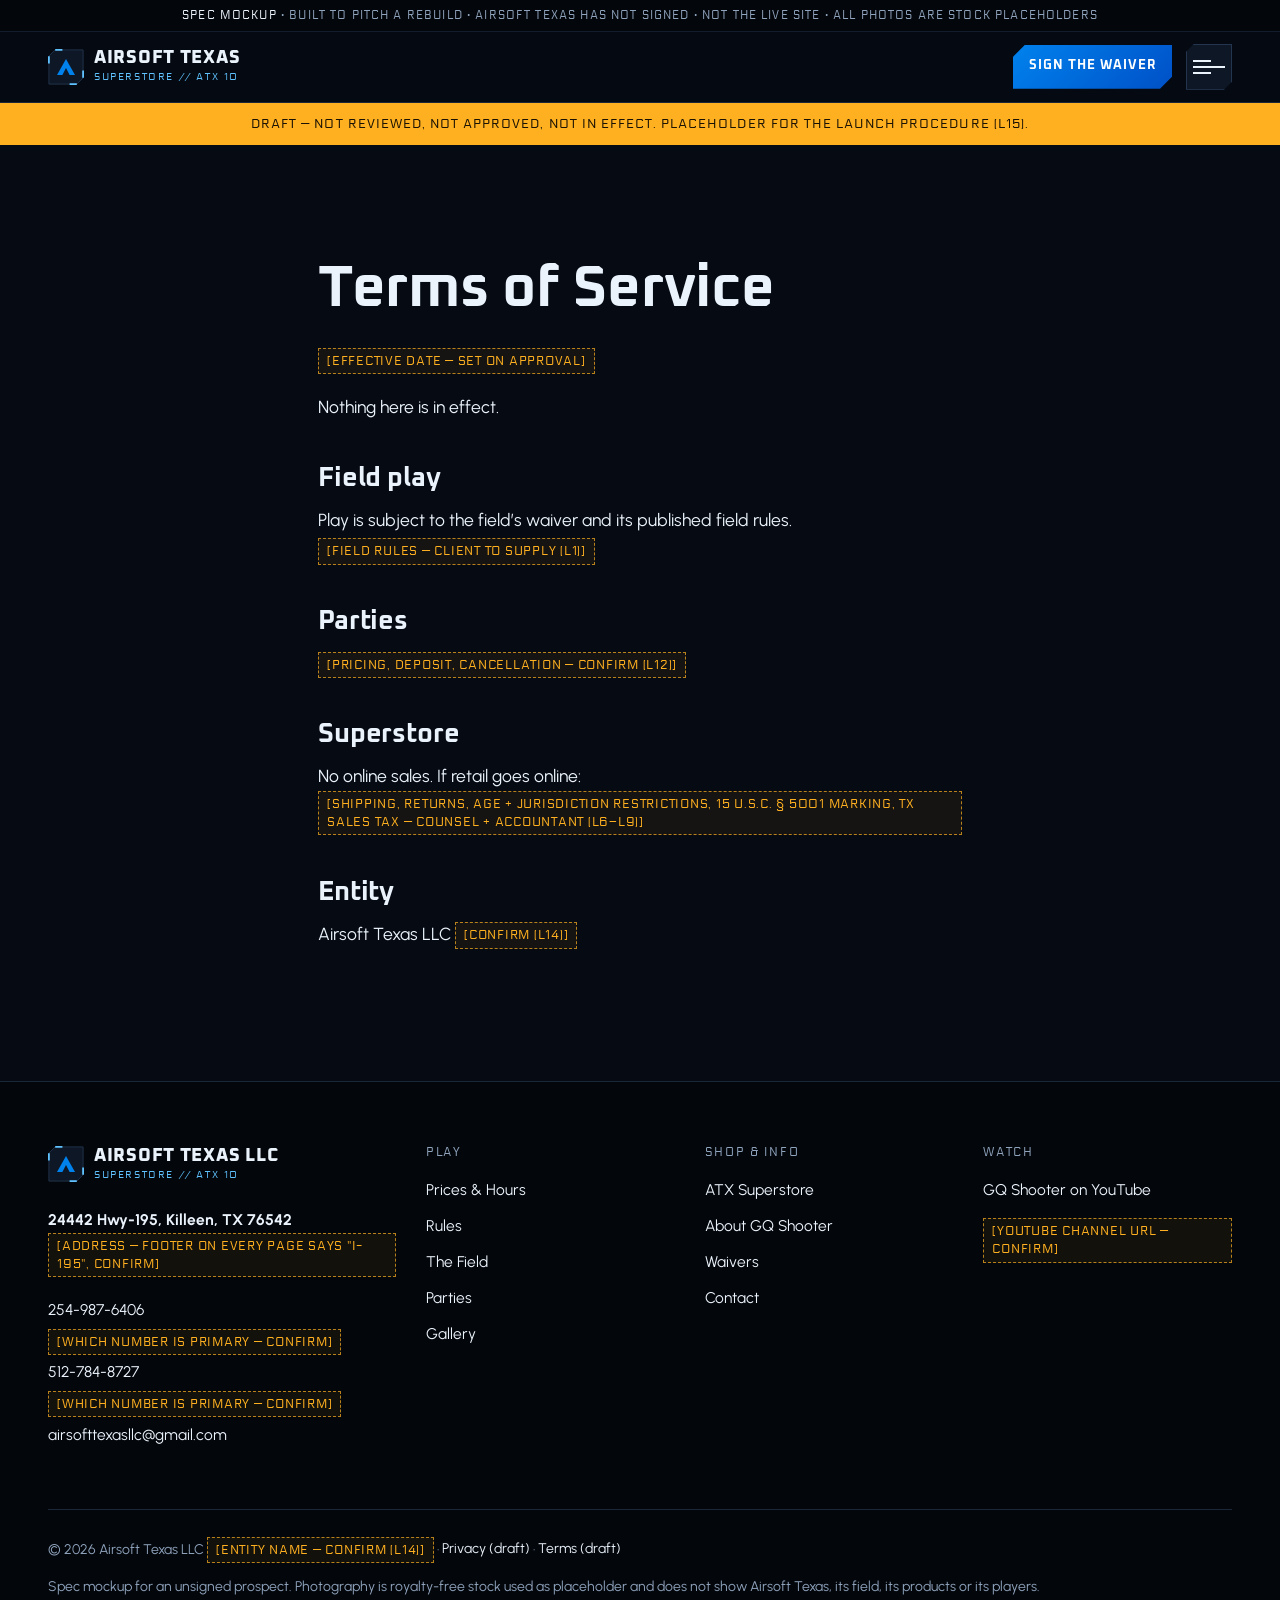
<file: terms.html>
<!doctype html>
<html lang="en">
<head>
<meta charset="utf-8">
<meta name="viewport" content="width=device-width, initial-scale=1">
<title>Terms of Service (draft) — Airsoft Texas</title>
<meta name="description" content="Draft terms of service for the Airsoft Texas website. Not in effect.">
<meta name="robots" content="noindex, nofollow">
<meta name="theme-color" content="#060A12">
<link rel="icon" href="assets/favicon.svg" type="image/svg+xml">
<link rel="preconnect" href="https://fonts.googleapis.com">
<link rel="preconnect" href="https://fonts.gstatic.com" crossorigin>
<link href="https://fonts.googleapis.com/css2?family=Electrolize&amp;family=Oxanium:wght@500;600;700;800&amp;family=Urbanist:wght@400;500;600;700&amp;display=swap" rel="stylesheet">
<link rel="stylesheet" href="styles.css">
</head>
<body>
<a class="skip" href="#main">Skip to content</a>
<div class="mock-ribbon"><strong>Spec mockup</strong> · built to pitch a rebuild · Airsoft Texas has not signed · not the live site · all photos are stock placeholders</div>
<header class="site-header"><div class="wrap">
  <a class="brand" href="index.html" aria-label="Airsoft Texas Superstore — home"><svg viewBox="0 0 40 40" aria-hidden="true"><path d="M8 1h31v31l-7 7H1V8z" fill="#0D1726" stroke="#24364F"/><path d="M10 29l10-18 10 18h-6l-4-8-4 8z" fill="#0082ED"/><path d="M8 1h8M1 8v8M39 32v-8M32 39h-8" stroke="#5FC2FF" stroke-width="2"/></svg><span class="brand-name">Airsoft Texas<small>Superstore // ATX 10</small></span></a>
  <nav class="nav" aria-label="Main"><ul><li><a href="index.html">Home</a></li><li><a href="prices-hours.html">Prices &amp; Hours</a></li><li><a href="rules.html">Rules</a></li><li><a href="the-field.html">The Field</a></li><li><a href="superstore.html">Superstore</a></li><li><a href="parties.html">Parties</a></li><li><a href="about.html">About</a></li><li><a href="waivers.html">Waivers</a></li><li><a href="gallery.html">Gallery</a></li><li><a href="contact.html">Contact</a></li></ul></nav>
  <a class="btn btn--primary header-cta" href="waivers.html">Sign the waiver</a>
  <button class="menu-btn" type="button" aria-expanded="false" aria-controls="mobile-nav"><span></span><span class="sr">Menu</span></button>
</div></header>
<nav class="mobile-nav" id="mobile-nav" aria-label="Mobile"><ul><li><a href="index.html">Home</a></li><li><a href="prices-hours.html">Prices &amp; Hours</a></li><li><a href="rules.html">Rules</a></li><li><a href="the-field.html">The Field</a></li><li><a href="superstore.html">Superstore</a></li><li><a href="parties.html">Parties</a></li><li><a href="about.html">About</a></li><li><a href="waivers.html">Waivers</a></li><li><a href="gallery.html">Gallery</a></li><li><a href="contact.html">Contact</a></li></ul>
  <div class="btn-row" style="margin-top:24px"><a class="btn btn--primary" href="waivers.html">Sign the waiver</a><a class="btn btn--ghost" href="tel:+12549876406">Call 254-987-6406</a></div>
</nav>
<main id="main">
<div class="draft-banner">DRAFT — not reviewed, not approved, not in effect. Placeholder for the launch procedure (L15).</div><section class="section"><div class="wrap prose"><h1 style="font-size:clamp(2.2rem,5vw,3.6rem)">Terms of Service</h1><p><span class="confirm">[EFFECTIVE DATE — SET ON APPROVAL]</span></p><p>Nothing here is in effect.</p>
<h2>Field play</h2><p>Play is subject to the field’s waiver and its published field rules. <span class="confirm">[FIELD RULES — CLIENT TO SUPPLY (L1)]</span></p>
<h2>Parties</h2><p><span class="confirm">[PRICING, DEPOSIT, CANCELLATION — CONFIRM (L12)]</span></p>
<h2>Superstore</h2><p>No online sales. If retail goes online: <span class="confirm">[SHIPPING, RETURNS, AGE + JURISDICTION RESTRICTIONS, 15 U.S.C. § 5001 MARKING, TX SALES TAX — COUNSEL + ACCOUNTANT (L6–L9)]</span></p>
<h2>Entity</h2><p>Airsoft Texas LLC <span class="confirm">[CONFIRM (L14)]</span></p></div></section></main>
<footer class="site-footer"><div class="wrap">
  <div class="footer-grid">
    <div>
      <a class="brand" href="index.html"><svg viewBox="0 0 40 40" aria-hidden="true"><path d="M8 1h31v31l-7 7H1V8z" fill="#0D1726" stroke="#24364F"/><path d="M10 29l10-18 10 18h-6l-4-8-4 8z" fill="#0082ED"/><path d="M8 1h8M1 8v8M39 32v-8M32 39h-8" stroke="#5FC2FF" stroke-width="2"/></svg><span class="brand-name">Airsoft Texas LLC<small>Superstore // ATX 10</small></span></a>
      <p style="margin-top:18px"><strong>24442 Hwy-195, Killeen, TX 76542</strong><br><span class="confirm">[ADDRESS — FOOTER ON EVERY PAGE SAYS "I-195", CONFIRM]</span></p>
      <p><a href="tel:+12549876406">254-987-6406</a> <span class="confirm">[WHICH NUMBER IS PRIMARY — CONFIRM]</span><br><a href="tel:+15127848727">512-784-8727</a> <span class="confirm">[WHICH NUMBER IS PRIMARY — CONFIRM]</span><br><a href="mailto:airsofttexasllc@gmail.com">airsofttexasllc@gmail.com</a></p>
    </div>
    <div><h2>Play</h2><ul><li><a href="prices-hours.html">Prices &amp; Hours</a></li><li><a href="rules.html">Rules</a></li><li><a href="the-field.html">The Field</a></li><li><a href="parties.html">Parties</a></li><li><a href="gallery.html">Gallery</a></li></ul></div>
    <div><h2>Shop &amp; info</h2><ul><li><a href="superstore.html">ATX Superstore</a></li><li><a href="about.html">About GQ Shooter</a></li><li><a href="waivers.html">Waivers</a></li><li><a href="contact.html">Contact</a></li></ul></div>
    <div><h2>Watch</h2><ul><li><a href="https://www.youtube.com/results?search_query=GQ+Shooter" rel="noopener">GQ Shooter on YouTube</a></li></ul><p style="margin-top:10px"><span class="confirm">[YOUTUBE CHANNEL URL — CONFIRM]</span></p></div>
  </div>
  <div class="legal-line">
    <p style="margin:0">© <span data-year>2026</span> Airsoft Texas LLC <span class="confirm">[ENTITY NAME — CONFIRM (L14)]</span> · <a href="privacy.html">Privacy (draft)</a> · <a href="terms.html">Terms (draft)</a></p>
    <p style="margin:0">Spec mockup for an unsigned prospect. Photography is royalty-free stock used as placeholder and does not show Airsoft Texas, its field, its products or its players.</p>
  </div>
</div></footer>
<nav class="actionbar" aria-label="Quick actions">
  <a href="waivers.html"><svg viewBox="0 0 24 24" fill="none" stroke="currentColor" stroke-width="2" aria-hidden="true"><path d="M14 3H6v18h12V7z"/><path d="M14 3v4h4M9 13h6M9 17h6"/></svg>Waiver</a>
  <a href="tel:+12549876406"><svg viewBox="0 0 24 24" fill="none" stroke="currentColor" stroke-width="2" aria-hidden="true"><path d="M5 3h4l2 5-2.5 1.5a11 11 0 0 0 6 6L16 13l5 2v4a2 2 0 0 1-2 2A16 16 0 0 1 3 5a2 2 0 0 1 2-2"/></svg><span>Call<small>[primary? confirm]</small></span></a>
</nav>
<script src="script.js"></script>
</body>
</html>
</file>
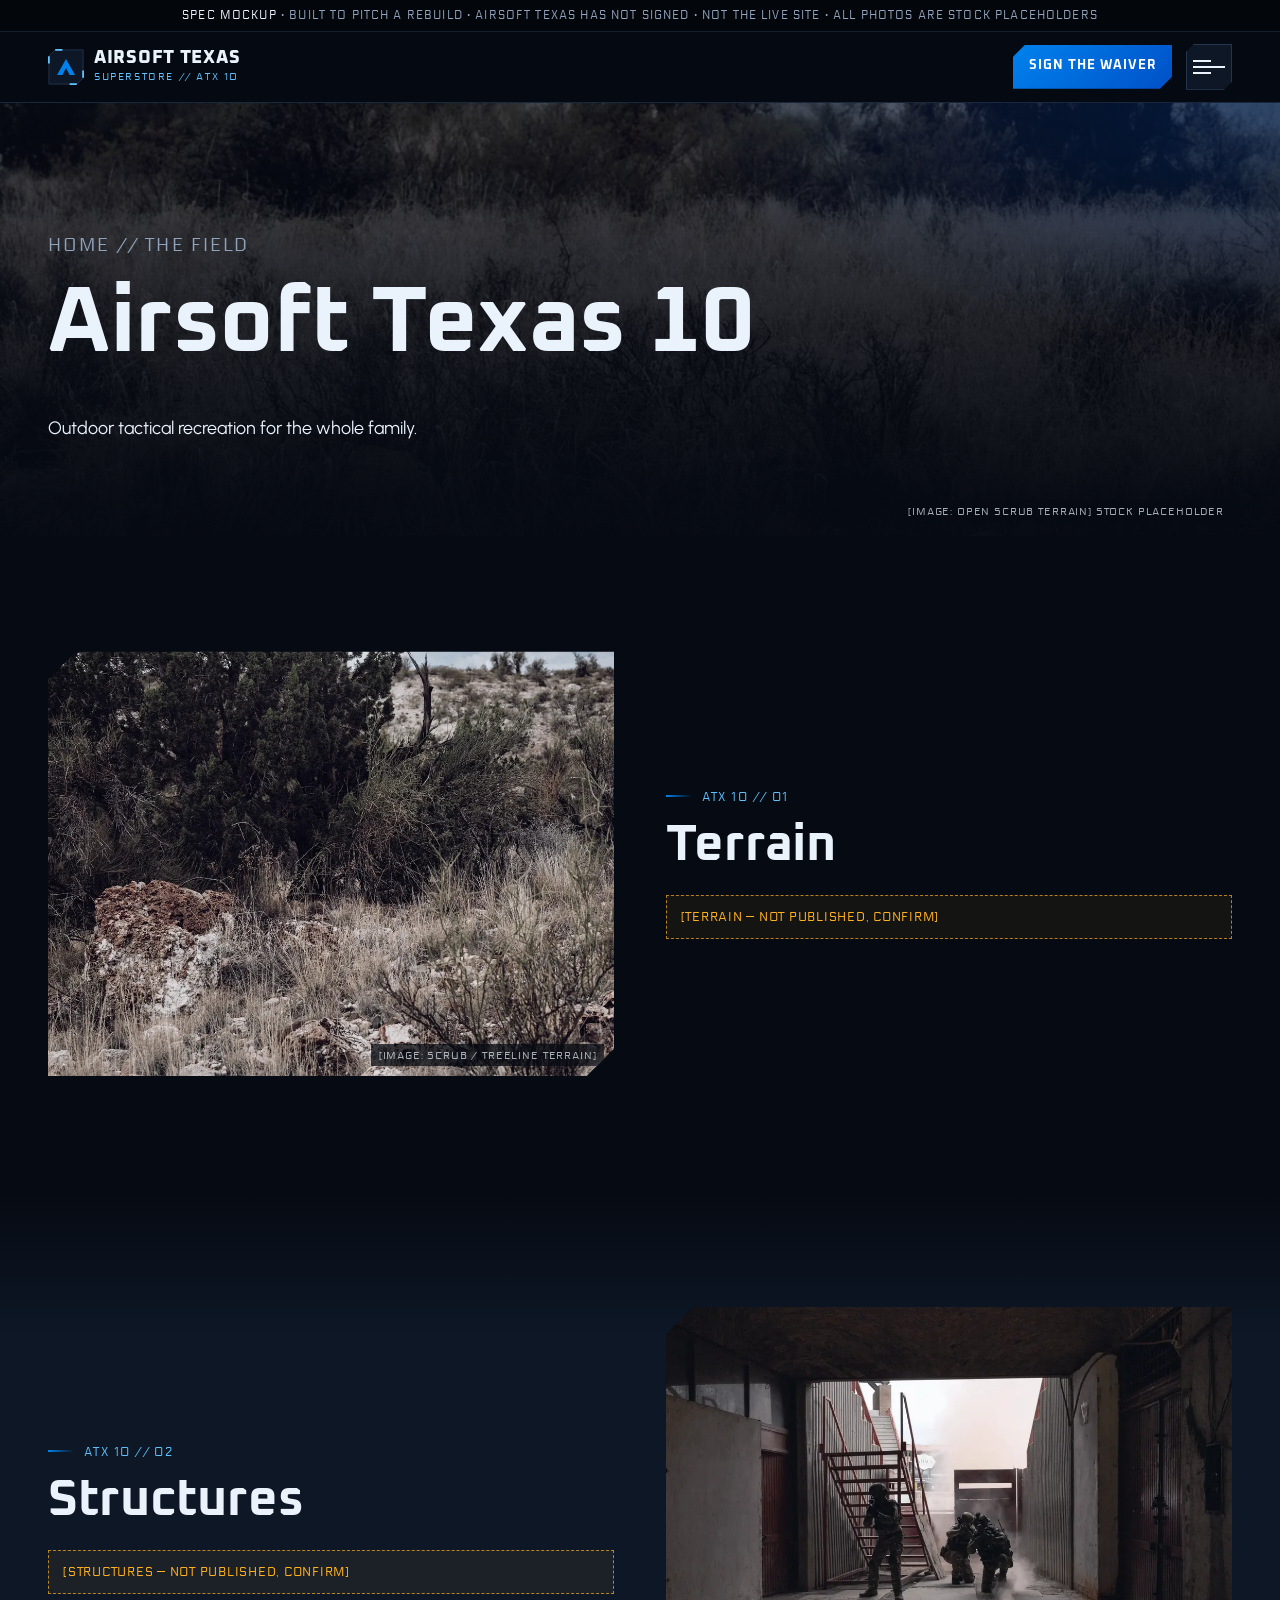
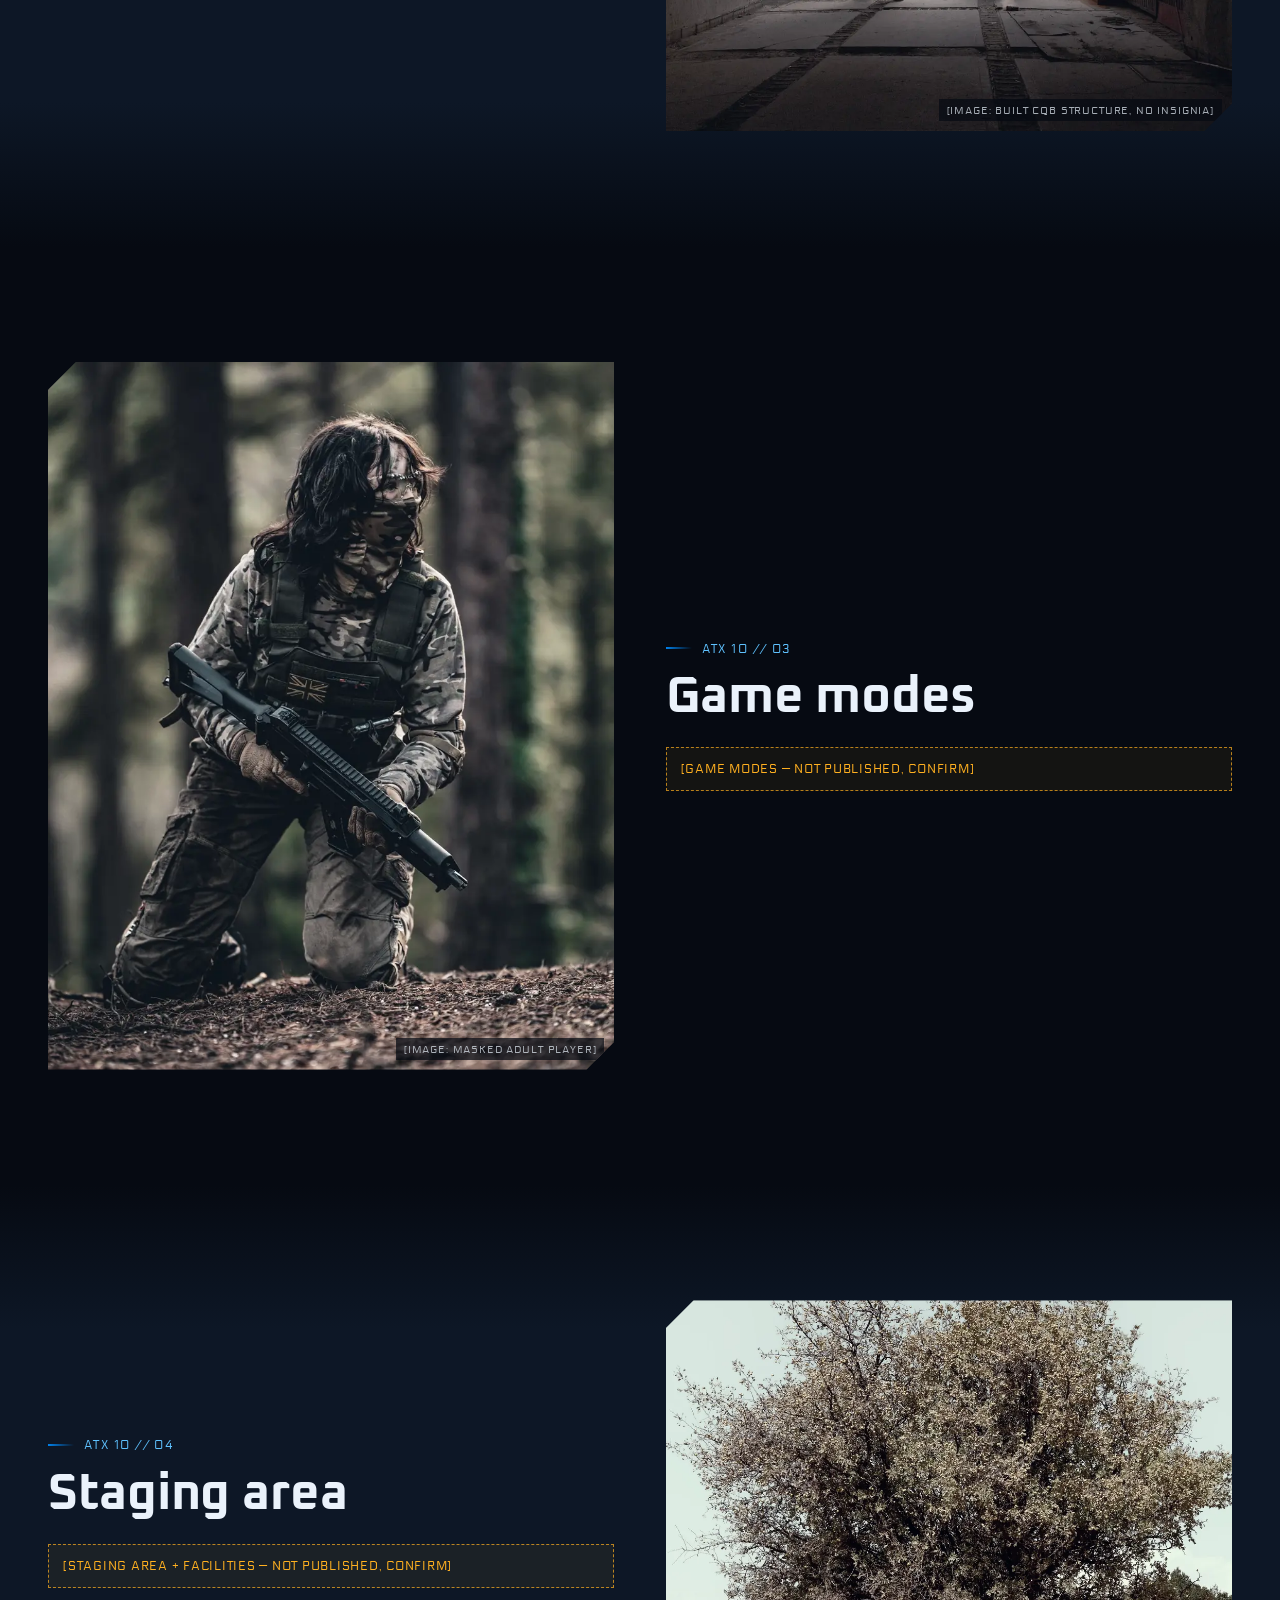
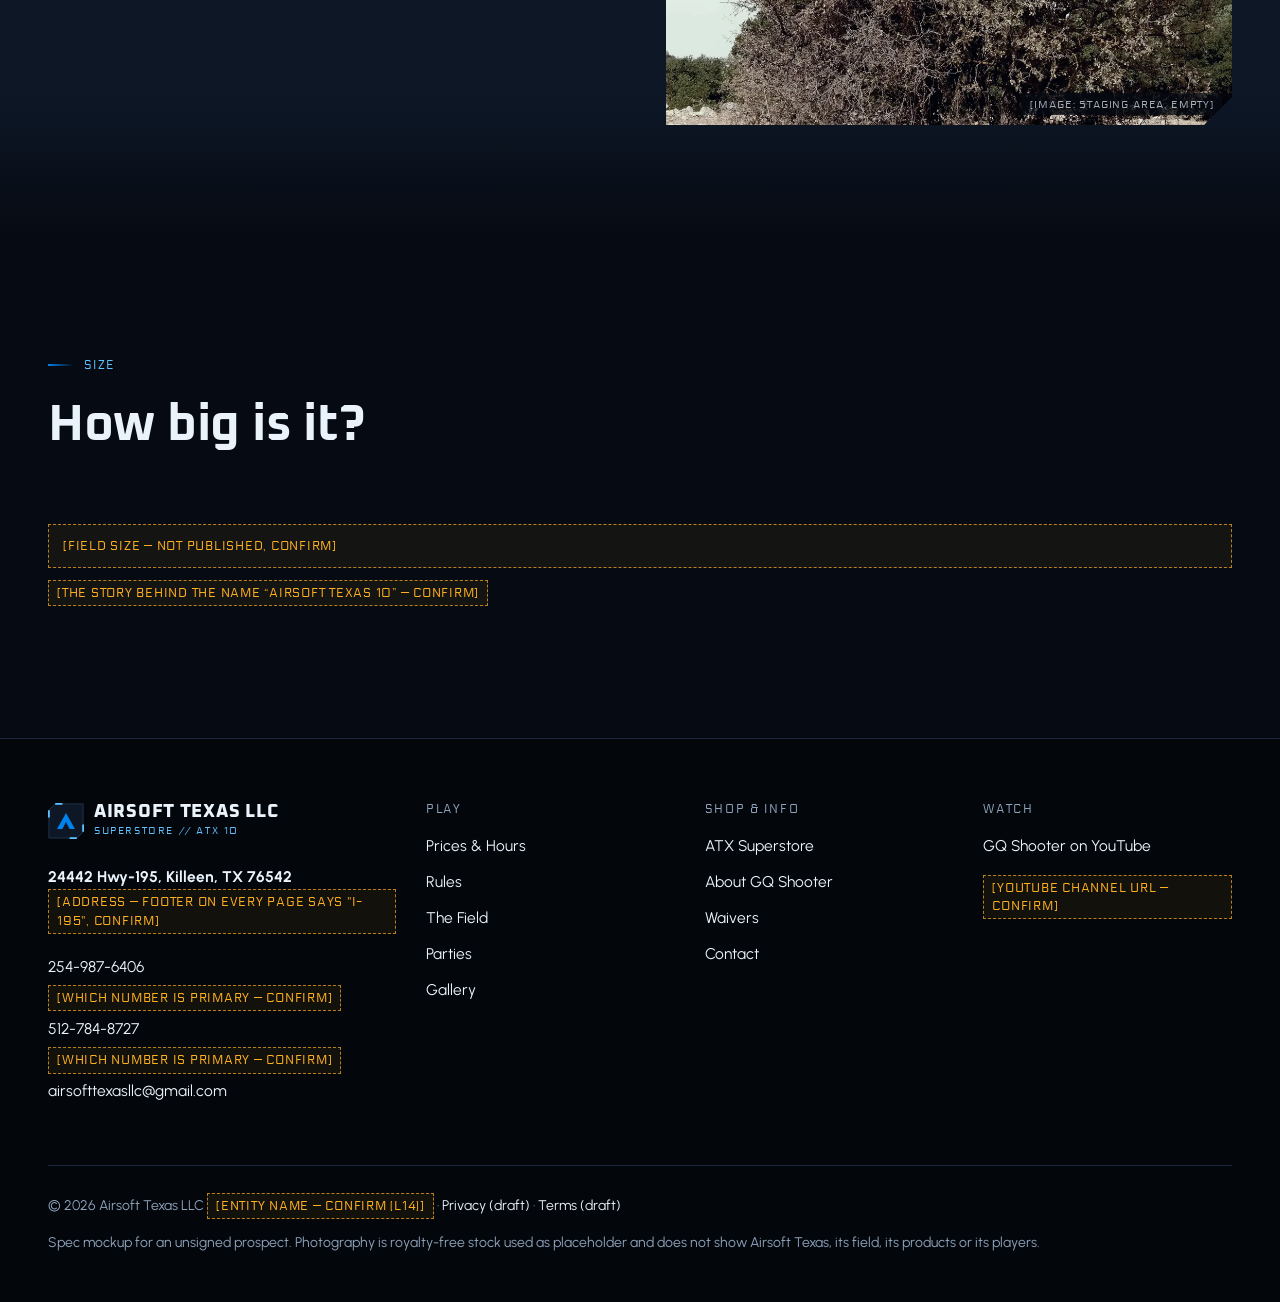
<file: the-field.html>
<!doctype html>
<html lang="en">
<head>
<meta charset="utf-8">
<meta name="viewport" content="width=device-width, initial-scale=1">
<title>The Field — Airsoft Texas 10, Killeen TX</title>
<meta name="description" content="Airsoft Texas 10, the outdoor airsoft field in Killeen, TX. Terrain, structures and game modes to be published by the field.">
<meta name="robots" content="noindex, nofollow">
<meta name="theme-color" content="#060A12">
<link rel="icon" href="assets/favicon.svg" type="image/svg+xml">
<link rel="preconnect" href="https://fonts.googleapis.com">
<link rel="preconnect" href="https://fonts.gstatic.com" crossorigin>
<link href="https://fonts.googleapis.com/css2?family=Electrolize&amp;family=Oxanium:wght@500;600;700;800&amp;family=Urbanist:wght@400;500;600;700&amp;display=swap" rel="stylesheet">
<link rel="stylesheet" href="styles.css">
</head>
<body>
<a class="skip" href="#main">Skip to content</a>
<div class="mock-ribbon"><strong>Spec mockup</strong> · built to pitch a rebuild · Airsoft Texas has not signed · not the live site · all photos are stock placeholders</div>
<header class="site-header"><div class="wrap">
  <a class="brand" href="index.html" aria-label="Airsoft Texas Superstore — home"><svg viewBox="0 0 40 40" aria-hidden="true"><path d="M8 1h31v31l-7 7H1V8z" fill="#0D1726" stroke="#24364F"/><path d="M10 29l10-18 10 18h-6l-4-8-4 8z" fill="#0082ED"/><path d="M8 1h8M1 8v8M39 32v-8M32 39h-8" stroke="#5FC2FF" stroke-width="2"/></svg><span class="brand-name">Airsoft Texas<small>Superstore // ATX 10</small></span></a>
  <nav class="nav" aria-label="Main"><ul><li><a href="index.html">Home</a></li><li><a href="prices-hours.html">Prices &amp; Hours</a></li><li><a href="rules.html">Rules</a></li><li><a href="the-field.html" aria-current="page">The Field</a></li><li><a href="superstore.html">Superstore</a></li><li><a href="parties.html">Parties</a></li><li><a href="about.html">About</a></li><li><a href="waivers.html">Waivers</a></li><li><a href="gallery.html">Gallery</a></li><li><a href="contact.html">Contact</a></li></ul></nav>
  <a class="btn btn--primary header-cta" href="waivers.html">Sign the waiver</a>
  <button class="menu-btn" type="button" aria-expanded="false" aria-controls="mobile-nav"><span></span><span class="sr">Menu</span></button>
</div></header>
<nav class="mobile-nav" id="mobile-nav" aria-label="Mobile"><ul><li><a href="index.html">Home</a></li><li><a href="prices-hours.html">Prices &amp; Hours</a></li><li><a href="rules.html">Rules</a></li><li><a href="the-field.html" aria-current="page">The Field</a></li><li><a href="superstore.html">Superstore</a></li><li><a href="parties.html">Parties</a></li><li><a href="about.html">About</a></li><li><a href="waivers.html">Waivers</a></li><li><a href="gallery.html">Gallery</a></li><li><a href="contact.html">Contact</a></li></ul>
  <div class="btn-row" style="margin-top:24px"><a class="btn btn--primary" href="waivers.html">Sign the waiver</a><a class="btn btn--ghost" href="tel:+12549876406">Call 254-987-6406</a></div>
</nav>
<main id="main">
<section class="page-hero">
  <div class="bg" data-parallax="0.08"><img src="assets/img/PLACEHOLDER-field-scrub.webp" alt="Open scrub terrain with low trees" width="1100" height="825"></div>
  <div class="wrap"><p class="data crumbs"><a href="index.html">Home</a> // The Field</p><h1>Airsoft Texas 10</h1><p>Outdoor tactical recreation for the whole family.</p></div>
  <span class="img-label">[IMAGE: open scrub terrain] stock placeholder</span>
</section><section class="section"><div class="wrap split">
  <div class="rv"><figure class="media" style=""><img src="assets/img/PLACEHOLDER-field-brush.webp" alt="Juniper and rocky brush" width="1100" height="825" loading="lazy"><span class="img-label">[IMAGE: scrub / treeline terrain]</span></figure></div>
  <div class="rv"><span class="data data--blue eyebrow">ATX 10 // 01</span><h2>Terrain</h2><span class="confirm confirm--block">[TERRAIN — NOT PUBLISHED, CONFIRM]</span></div></div></section><section class="section section--alt"><div class="wrap split split--rev">
  <div class="rv"><figure class="media" style=""><img src="assets/img/PLACEHOLDER-field-cqb.webp" alt="Masked players in a concrete corridor" width="1100" height="825" loading="lazy"><span class="img-label">[IMAGE: built CQB structure, no insignia]</span></figure></div>
  <div class="rv"><span class="data data--blue eyebrow">ATX 10 // 02</span><h2>Structures</h2><span class="confirm confirm--block">[STRUCTURES — NOT PUBLISHED, CONFIRM]</span></div></div></section><section class="section"><div class="wrap split">
  <div class="rv"><figure class="media" style=""><img src="assets/img/PLACEHOLDER-player-kneel.webp" alt="Masked adult player kneeling in woods" width="1100" height="825" loading="lazy"><span class="img-label">[IMAGE: masked adult player]</span></figure></div>
  <div class="rv"><span class="data data--blue eyebrow">ATX 10 // 03</span><h2>Game modes</h2><span class="confirm confirm--block">[GAME MODES — NOT PUBLISHED, CONFIRM]</span></div></div></section><section class="section section--alt"><div class="wrap split split--rev">
  <div class="rv"><figure class="media" style=""><img src="assets/img/PLACEHOLDER-field-lone-tree.webp" alt="A broad mesquite-like shrub on rocky ground" width="1100" height="825" loading="lazy"><span class="img-label">[IMAGE: staging area, empty]</span></figure></div>
  <div class="rv"><span class="data data--blue eyebrow">ATX 10 // 04</span><h2>Staging area</h2><span class="confirm confirm--block">[STAGING AREA + FACILITIES — NOT PUBLISHED, CONFIRM]</span></div></div></section><section class="section"><div class="wrap"><div class="section-head rv"><span class="data data--blue eyebrow">Size</span><h2>How big is it?</h2></div><span class="confirm confirm--block">[FIELD SIZE — NOT PUBLISHED, CONFIRM]</span><p><span class="confirm">[THE STORY BEHIND THE NAME “AIRSOFT TEXAS 10” — CONFIRM]</span></p></div></section></main>
<footer class="site-footer"><div class="wrap">
  <div class="footer-grid">
    <div>
      <a class="brand" href="index.html"><svg viewBox="0 0 40 40" aria-hidden="true"><path d="M8 1h31v31l-7 7H1V8z" fill="#0D1726" stroke="#24364F"/><path d="M10 29l10-18 10 18h-6l-4-8-4 8z" fill="#0082ED"/><path d="M8 1h8M1 8v8M39 32v-8M32 39h-8" stroke="#5FC2FF" stroke-width="2"/></svg><span class="brand-name">Airsoft Texas LLC<small>Superstore // ATX 10</small></span></a>
      <p style="margin-top:18px"><strong>24442 Hwy-195, Killeen, TX 76542</strong><br><span class="confirm">[ADDRESS — FOOTER ON EVERY PAGE SAYS "I-195", CONFIRM]</span></p>
      <p><a href="tel:+12549876406">254-987-6406</a> <span class="confirm">[WHICH NUMBER IS PRIMARY — CONFIRM]</span><br><a href="tel:+15127848727">512-784-8727</a> <span class="confirm">[WHICH NUMBER IS PRIMARY — CONFIRM]</span><br><a href="mailto:airsofttexasllc@gmail.com">airsofttexasllc@gmail.com</a></p>
    </div>
    <div><h2>Play</h2><ul><li><a href="prices-hours.html">Prices &amp; Hours</a></li><li><a href="rules.html">Rules</a></li><li><a href="the-field.html">The Field</a></li><li><a href="parties.html">Parties</a></li><li><a href="gallery.html">Gallery</a></li></ul></div>
    <div><h2>Shop &amp; info</h2><ul><li><a href="superstore.html">ATX Superstore</a></li><li><a href="about.html">About GQ Shooter</a></li><li><a href="waivers.html">Waivers</a></li><li><a href="contact.html">Contact</a></li></ul></div>
    <div><h2>Watch</h2><ul><li><a href="https://www.youtube.com/results?search_query=GQ+Shooter" rel="noopener">GQ Shooter on YouTube</a></li></ul><p style="margin-top:10px"><span class="confirm">[YOUTUBE CHANNEL URL — CONFIRM]</span></p></div>
  </div>
  <div class="legal-line">
    <p style="margin:0">© <span data-year>2026</span> Airsoft Texas LLC <span class="confirm">[ENTITY NAME — CONFIRM (L14)]</span> · <a href="privacy.html">Privacy (draft)</a> · <a href="terms.html">Terms (draft)</a></p>
    <p style="margin:0">Spec mockup for an unsigned prospect. Photography is royalty-free stock used as placeholder and does not show Airsoft Texas, its field, its products or its players.</p>
  </div>
</div></footer>
<nav class="actionbar" aria-label="Quick actions">
  <a href="waivers.html"><svg viewBox="0 0 24 24" fill="none" stroke="currentColor" stroke-width="2" aria-hidden="true"><path d="M14 3H6v18h12V7z"/><path d="M14 3v4h4M9 13h6M9 17h6"/></svg>Waiver</a>
  <a href="tel:+12549876406"><svg viewBox="0 0 24 24" fill="none" stroke="currentColor" stroke-width="2" aria-hidden="true"><path d="M5 3h4l2 5-2.5 1.5a11 11 0 0 0 6 6L16 13l5 2v4a2 2 0 0 1-2 2A16 16 0 0 1 3 5a2 2 0 0 1 2-2"/></svg><span>Call<small>[primary? confirm]</small></span></a>
</nav>
<script src="script.js"></script>
</body>
</html>
</file>
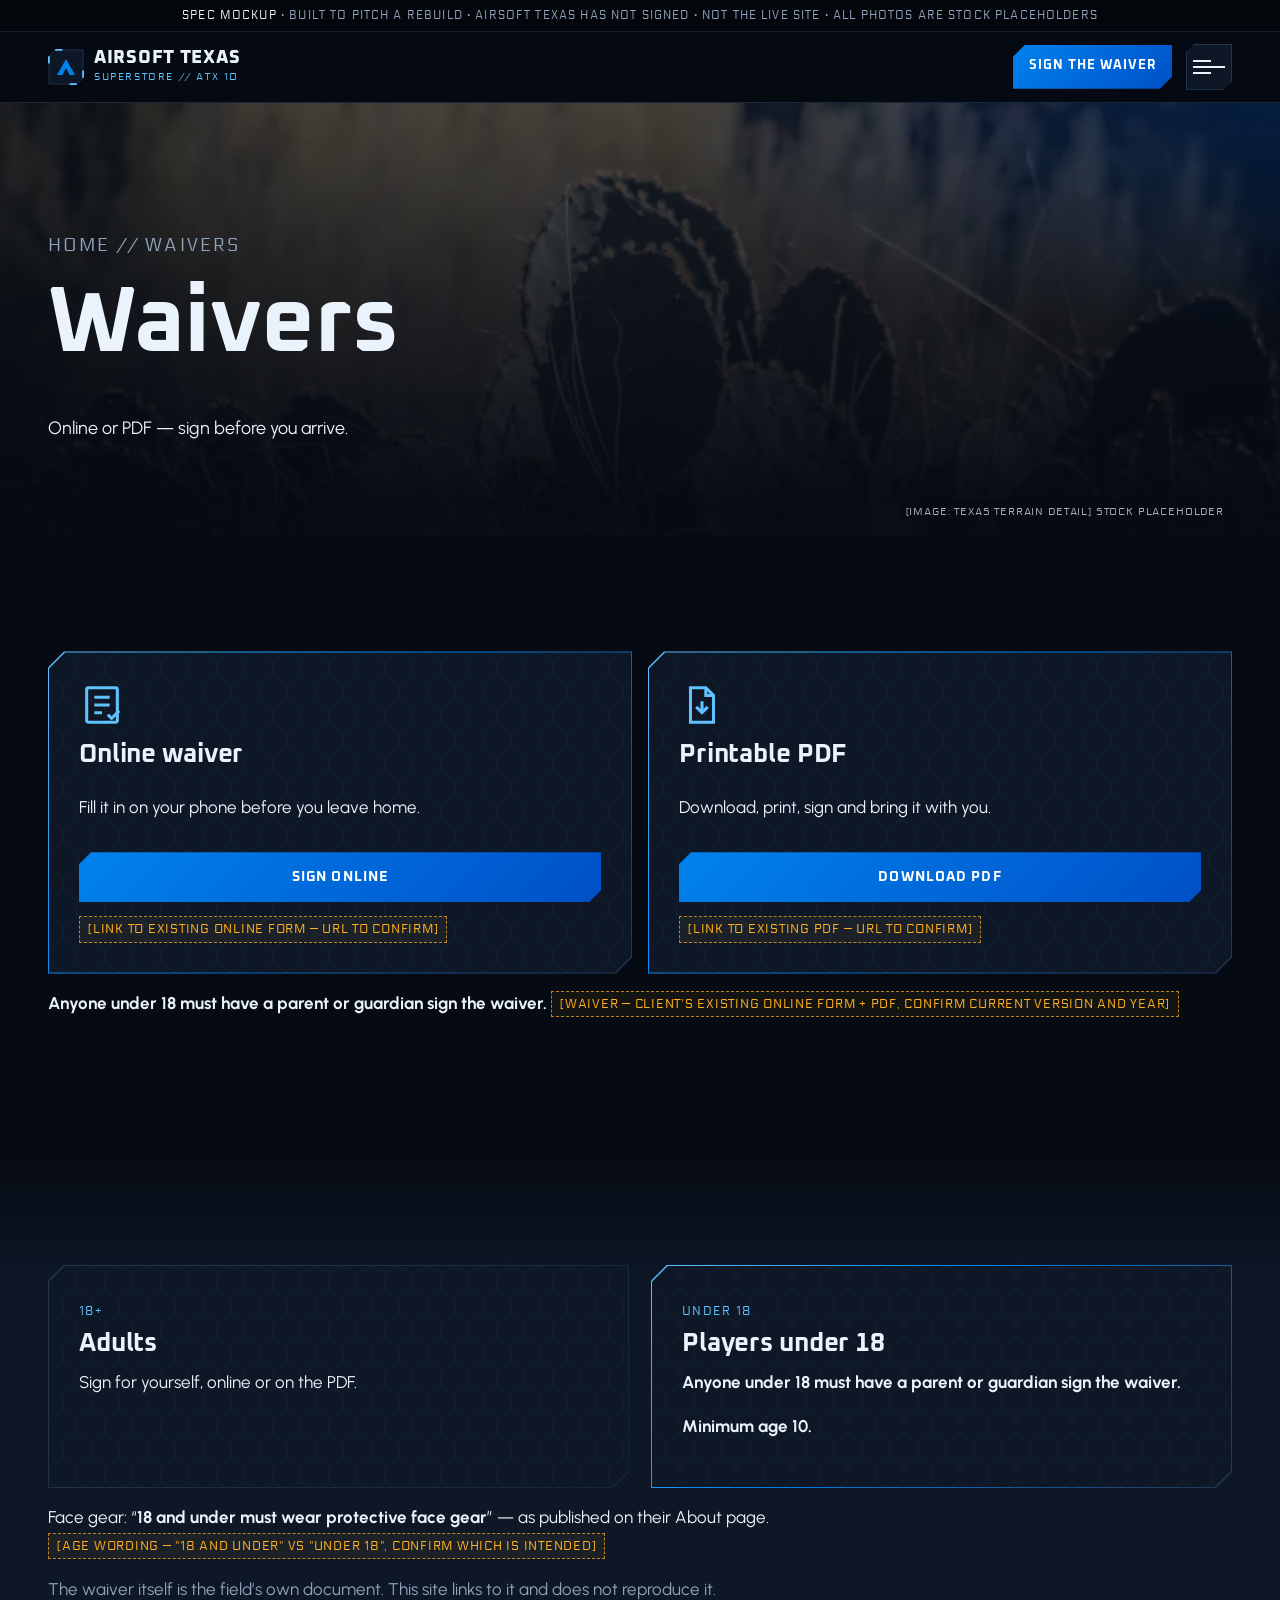
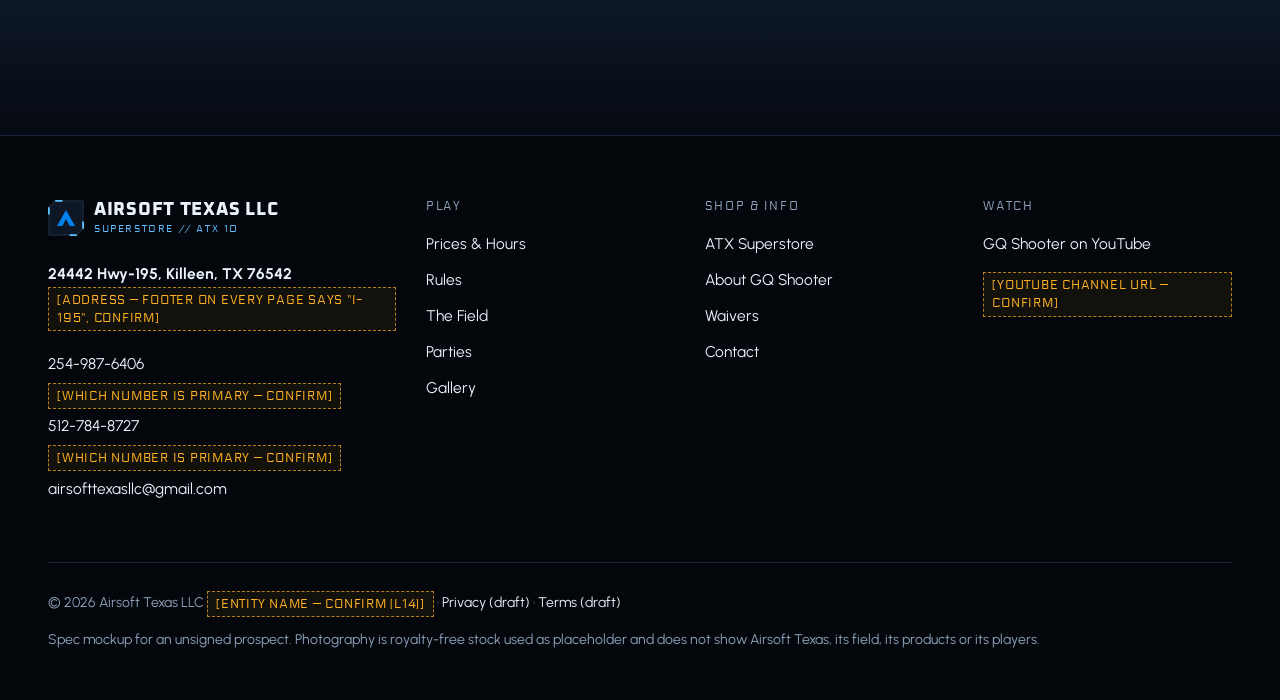
<file: waivers.html>
<!doctype html>
<html lang="en">
<head>
<meta charset="utf-8">
<meta name="viewport" content="width=device-width, initial-scale=1">
<title>Waivers — Airsoft Texas online waiver and PDF</title>
<meta name="description" content="Sign the Airsoft Texas waiver online or download the PDF before you arrive. Anyone under 18 must have a parent or guardian sign.">
<meta name="robots" content="noindex, nofollow">
<meta name="theme-color" content="#060A12">
<link rel="icon" href="assets/favicon.svg" type="image/svg+xml">
<link rel="preconnect" href="https://fonts.googleapis.com">
<link rel="preconnect" href="https://fonts.gstatic.com" crossorigin>
<link href="https://fonts.googleapis.com/css2?family=Electrolize&amp;family=Oxanium:wght@500;600;700;800&amp;family=Urbanist:wght@400;500;600;700&amp;display=swap" rel="stylesheet">
<link rel="stylesheet" href="styles.css">
</head>
<body>
<a class="skip" href="#main">Skip to content</a>
<div class="mock-ribbon"><strong>Spec mockup</strong> · built to pitch a rebuild · Airsoft Texas has not signed · not the live site · all photos are stock placeholders</div>
<header class="site-header"><div class="wrap">
  <a class="brand" href="index.html" aria-label="Airsoft Texas Superstore — home"><svg viewBox="0 0 40 40" aria-hidden="true"><path d="M8 1h31v31l-7 7H1V8z" fill="#0D1726" stroke="#24364F"/><path d="M10 29l10-18 10 18h-6l-4-8-4 8z" fill="#0082ED"/><path d="M8 1h8M1 8v8M39 32v-8M32 39h-8" stroke="#5FC2FF" stroke-width="2"/></svg><span class="brand-name">Airsoft Texas<small>Superstore // ATX 10</small></span></a>
  <nav class="nav" aria-label="Main"><ul><li><a href="index.html">Home</a></li><li><a href="prices-hours.html">Prices &amp; Hours</a></li><li><a href="rules.html">Rules</a></li><li><a href="the-field.html">The Field</a></li><li><a href="superstore.html">Superstore</a></li><li><a href="parties.html">Parties</a></li><li><a href="about.html">About</a></li><li><a href="waivers.html" aria-current="page">Waivers</a></li><li><a href="gallery.html">Gallery</a></li><li><a href="contact.html">Contact</a></li></ul></nav>
  <a class="btn btn--primary header-cta" href="waivers.html">Sign the waiver</a>
  <button class="menu-btn" type="button" aria-expanded="false" aria-controls="mobile-nav"><span></span><span class="sr">Menu</span></button>
</div></header>
<nav class="mobile-nav" id="mobile-nav" aria-label="Mobile"><ul><li><a href="index.html">Home</a></li><li><a href="prices-hours.html">Prices &amp; Hours</a></li><li><a href="rules.html">Rules</a></li><li><a href="the-field.html">The Field</a></li><li><a href="superstore.html">Superstore</a></li><li><a href="parties.html">Parties</a></li><li><a href="about.html">About</a></li><li><a href="waivers.html" aria-current="page">Waivers</a></li><li><a href="gallery.html">Gallery</a></li><li><a href="contact.html">Contact</a></li></ul>
  <div class="btn-row" style="margin-top:24px"><a class="btn btn--primary" href="waivers.html">Sign the waiver</a><a class="btn btn--ghost" href="tel:+12549876406">Call 254-987-6406</a></div>
</nav>
<main id="main">
<section class="page-hero">
  <div class="bg" data-parallax="0.08"><img src="assets/img/PLACEHOLDER-field-cactus.webp" alt="Prickly pear cactus in golden grass" width="1100" height="825"></div>
  <div class="wrap"><p class="data crumbs"><a href="index.html">Home</a> // Waivers</p><h1>Waivers</h1><p>Online or PDF — sign before you arrive.</p></div>
  <span class="img-label">[IMAGE: Texas terrain detail] stock placeholder</span>
</section><section class="section"><div class="wrap"><div class="waiver-duo rv-stagger">
  <div class="panel panel--active"><div class="in"><svg viewBox="0 0 24 24" fill="none" stroke="currentColor" stroke-width="1.6" aria-hidden="true"><rect x="4" y="3" width="16" height="18" rx="1"/><path d="M8 8h8M8 12h8M8 16h4"/><path d="M15 17l2 2 4-4"/></svg><h3>Online waiver</h3><p>Fill it in on your phone before you leave home.</p><a class="btn btn--primary" href="#" data-confirm-link>Sign online</a><p class="muted" style="margin:0;font-size:15px"><span class="confirm">[LINK TO EXISTING ONLINE FORM — URL TO CONFIRM]</span></p></div></div>
  <div class="panel panel--active"><div class="in"><svg viewBox="0 0 24 24" fill="none" stroke="currentColor" stroke-width="1.6" aria-hidden="true"><path d="M14 3H6v18h12V7z"/><path d="M14 3v4h4"/><path d="M12 10v6M9 13l3 3 3-3"/></svg><h3>Printable PDF</h3><p>Download, print, sign and bring it with you.</p><a class="btn btn--primary" href="#" data-confirm-link>Download PDF</a><p class="muted" style="margin:0;font-size:15px"><span class="confirm">[LINK TO EXISTING PDF — URL TO CONFIRM]</span></p></div></div>
</div>
<p style="margin-top:16px"><strong>Anyone under 18 must have a parent or guardian sign the waiver.</strong> <span class="confirm">[WAIVER — CLIENT'S EXISTING ONLINE FORM + PDF, CONFIRM CURRENT VERSION AND YEAR]</span></p></div></section>
<section class="section section--alt"><div class="wrap grid grid--2">
  <div class="panel "><div class="in"><span class="data data--blue">18+</span><h3 style="margin-top:8px">Adults</h3><p>Sign for yourself, online or on the PDF.</p></div></div>
  <div class="panel panel--active"><div class="in"><span class="data data--blue">Under 18</span><h3 style="margin-top:8px">Players under 18</h3><p><strong>Anyone under 18 must have a parent or guardian sign the waiver.</strong></p><p><strong>Minimum age 10.</strong></p></div></div>
</div><div class="wrap" style="margin-top:16px"><p>Face gear: “<strong>18 and under must wear protective face gear</strong>” — as published on their About page. <span class="confirm">[AGE WORDING — "18 AND UNDER" vs "UNDER 18", CONFIRM WHICH IS INTENDED]</span></p><p class="muted">The waiver itself is the field’s own document. This site links to it and does not reproduce it.</p></div></section></main>
<footer class="site-footer"><div class="wrap">
  <div class="footer-grid">
    <div>
      <a class="brand" href="index.html"><svg viewBox="0 0 40 40" aria-hidden="true"><path d="M8 1h31v31l-7 7H1V8z" fill="#0D1726" stroke="#24364F"/><path d="M10 29l10-18 10 18h-6l-4-8-4 8z" fill="#0082ED"/><path d="M8 1h8M1 8v8M39 32v-8M32 39h-8" stroke="#5FC2FF" stroke-width="2"/></svg><span class="brand-name">Airsoft Texas LLC<small>Superstore // ATX 10</small></span></a>
      <p style="margin-top:18px"><strong>24442 Hwy-195, Killeen, TX 76542</strong><br><span class="confirm">[ADDRESS — FOOTER ON EVERY PAGE SAYS "I-195", CONFIRM]</span></p>
      <p><a href="tel:+12549876406">254-987-6406</a> <span class="confirm">[WHICH NUMBER IS PRIMARY — CONFIRM]</span><br><a href="tel:+15127848727">512-784-8727</a> <span class="confirm">[WHICH NUMBER IS PRIMARY — CONFIRM]</span><br><a href="mailto:airsofttexasllc@gmail.com">airsofttexasllc@gmail.com</a></p>
    </div>
    <div><h2>Play</h2><ul><li><a href="prices-hours.html">Prices &amp; Hours</a></li><li><a href="rules.html">Rules</a></li><li><a href="the-field.html">The Field</a></li><li><a href="parties.html">Parties</a></li><li><a href="gallery.html">Gallery</a></li></ul></div>
    <div><h2>Shop &amp; info</h2><ul><li><a href="superstore.html">ATX Superstore</a></li><li><a href="about.html">About GQ Shooter</a></li><li><a href="waivers.html">Waivers</a></li><li><a href="contact.html">Contact</a></li></ul></div>
    <div><h2>Watch</h2><ul><li><a href="https://www.youtube.com/results?search_query=GQ+Shooter" rel="noopener">GQ Shooter on YouTube</a></li></ul><p style="margin-top:10px"><span class="confirm">[YOUTUBE CHANNEL URL — CONFIRM]</span></p></div>
  </div>
  <div class="legal-line">
    <p style="margin:0">© <span data-year>2026</span> Airsoft Texas LLC <span class="confirm">[ENTITY NAME — CONFIRM (L14)]</span> · <a href="privacy.html">Privacy (draft)</a> · <a href="terms.html">Terms (draft)</a></p>
    <p style="margin:0">Spec mockup for an unsigned prospect. Photography is royalty-free stock used as placeholder and does not show Airsoft Texas, its field, its products or its players.</p>
  </div>
</div></footer>
<nav class="actionbar" aria-label="Quick actions">
  <a href="waivers.html"><svg viewBox="0 0 24 24" fill="none" stroke="currentColor" stroke-width="2" aria-hidden="true"><path d="M14 3H6v18h12V7z"/><path d="M14 3v4h4M9 13h6M9 17h6"/></svg>Waiver</a>
  <a href="tel:+12549876406"><svg viewBox="0 0 24 24" fill="none" stroke="currentColor" stroke-width="2" aria-hidden="true"><path d="M5 3h4l2 5-2.5 1.5a11 11 0 0 0 6 6L16 13l5 2v4a2 2 0 0 1-2 2A16 16 0 0 1 3 5a2 2 0 0 1 2-2"/></svg><span>Call<small>[primary? confirm]</small></span></a>
</nav>
<script src="script.js"></script>
</body>
</html>
</file>
<file: styles.css>
/* ==========================================================================
   Airsoft Texas Superstore — spec mockup (LEAD, not signed)
   Register: modern/futuristic tactical interface, built from scratch.
   Their own blue on blue-black. Angular clip cuts. Motion flows (400–600ms).
   ========================================================================== */

:root {
  --ground: #060A12;
  --panel: #0D1726;
  --raised: #15243A;
  --steel: #24364F;
  --light: #EAF2FB;
  --light-dim: #8FA3BC;
  --blue: #0082ED;
  --blue-deep: #0050C7;
  --blue-bright: #5FC2FF;
  --caution: #FFB020;

  --f-display: "Oxanium", "Arial", sans-serif;
  --f-body: "Urbanist", system-ui, sans-serif;
  --f-data: "Electrolize", ui-monospace, monospace;

  --flow: cubic-bezier(.16, 1, .3, 1);
  --t: 500ms;
  --cut: 16px;
  --cut-lg: 28px;

  --wrap: 1600px;
  --gutter: clamp(16px, 4vw, 48px);
  --header-h: 70px;

  --hex: url("data:image/svg+xml,%3Csvg xmlns='http://www.w3.org/2000/svg' width='28' height='48' viewBox='0 0 28 48'%3E%3Cpath d='M14 0l14 8v16L14 32 0 24V8zM14 32v16' fill='none' stroke='%235FC2FF' stroke-opacity='.05'/%3E%3C/svg%3E");
}

*, *::before, *::after { box-sizing: border-box; }
html { -webkit-text-size-adjust: 100%; scroll-padding-top: calc(var(--header-h) + 16px); }
body { margin: 0; background: var(--ground); color: var(--light); font: 400 17px/1.6 var(--f-body); overflow-x: hidden; }
img { max-width: 100%; display: block; height: auto; }
a { color: var(--blue-bright); text-underline-offset: 3px; }
a:hover { color: #9bdaff; }
:focus-visible { outline: 2px solid var(--blue-bright); outline-offset: 3px; box-shadow: 0 0 0 6px rgba(95, 194, 255, .18); }
.skip { position: absolute; left: -9999px; top: 8px; z-index: 200; background: var(--blue); color: #fff; padding: 10px 14px; font-weight: 700; }
.skip:focus { left: 8px; }
.sr { position: absolute; width: 1px; height: 1px; overflow: hidden; clip: rect(0 0 0 0); white-space: nowrap; }

h1, h2, h3, h4 { font-family: var(--f-display); font-weight: 700; line-height: 1.02; margin: 0 0 .45em; letter-spacing: -.005em; }
h1 { font-size: clamp(2.5rem, 7.4vw, 5.8rem); }
h2 { font-size: clamp(1.9rem, 4.4vw, 3.2rem); }
h3 { font-size: clamp(1.25rem, 2.2vw, 1.6rem); }
p { margin: 0 0 1em; }
.wrap { width: 100%; max-width: var(--wrap); margin: 0 auto; padding: 0 var(--gutter); }
.muted { color: var(--light-dim); }
.lede { font-size: 1.15rem; max-width: 62ch; }

/* ---------- Data labels ---------- */
.data { font-family: var(--f-data); font-size: 12px; text-transform: uppercase; letter-spacing: .12em; font-variant-numeric: tabular-nums; color: var(--light-dim); }
.data--blue { color: var(--blue-bright); }
.eyebrow { display: inline-flex; align-items: center; gap: 10px; margin-bottom: 14px; }
.eyebrow::before { content: ""; width: 26px; height: 2px; background: linear-gradient(90deg, var(--blue), transparent); }

/* ---------- Angular cuts — always top-left + bottom-right ---------- */
.cut { clip-path: polygon(var(--cut) 0, 100% 0, 100% calc(100% - var(--cut)), calc(100% - var(--cut)) 100%, 0 100%, 0 var(--cut)); }
.cut-lg { clip-path: polygon(var(--cut-lg) 0, 100% 0, 100% calc(100% - var(--cut-lg)), calc(100% - var(--cut-lg)) 100%, 0 100%, 0 var(--cut-lg)); }

/* Panel with a 1px clipped edge: outer layer = edge colour, inner = fill */
.panel { position: relative; padding: 1px; background: linear-gradient(135deg, var(--steel), rgba(36, 54, 79, .4)); }
.panel > .in { position: relative; height: 100%; background: var(--panel) var(--hex); padding: clamp(20px, 3vw, 30px); }
.panel, .panel > .in { clip-path: polygon(var(--cut) 0, 100% 0, 100% calc(100% - var(--cut)), calc(100% - var(--cut)) 100%, 0 100%, 0 var(--cut)); }
.panel--active { background: linear-gradient(135deg, var(--blue-bright), var(--blue) 40%, var(--steel)); filter: drop-shadow(0 0 14px rgba(95, 194, 255, .18)); }
.panel--caution { background: linear-gradient(135deg, var(--caution), rgba(255, 176, 32, .35)); }
.panel--caution > .in { background: #120f08; }

/* [CONFIRM] markers — caution is reserved for rules + not-published markers, so this build uses it a lot, on purpose */
.confirm { display: inline-block; font-family: var(--f-data); font-size: 12.5px; letter-spacing: .06em; text-transform: uppercase; line-height: 1.45; color: var(--caution); border: 1px dashed rgba(255, 176, 32, .7); background: rgba(255, 176, 32, .06); padding: 3px 8px; vertical-align: middle; }
.confirm--block { display: block; padding: 12px 14px; margin: 10px 0; }

/* ---------- Buttons ---------- */
.btn { position: relative; overflow: hidden; display: inline-flex; align-items: center; justify-content: center; gap: 10px; min-height: 50px; padding: 0 26px; border: 0; cursor: pointer; font: 700 14px/1 var(--f-display); letter-spacing: .08em; text-transform: uppercase; text-decoration: none; color: #fff; clip-path: polygon(12px 0, 100% 0, 100% calc(100% - 12px), calc(100% - 12px) 100%, 0 100%, 0 12px); transition: transform var(--t) var(--flow), filter var(--t) var(--flow), background-color var(--t) var(--flow); }
.btn--primary { background: linear-gradient(135deg, var(--blue), var(--blue-deep)); }
.btn--primary::after { content: ""; position: absolute; inset: 0; background: linear-gradient(100deg, transparent 30%, rgba(255, 255, 255, .22) 50%, transparent 70%); transform: translateX(-120%); animation: sweep 2.4s var(--flow) infinite; }
@keyframes sweep { 0% { transform: translateX(-120%); } 60%, 100% { transform: translateX(120%); } }
.btn--primary:hover { color: #fff; transform: translateY(-2px); filter: drop-shadow(0 6px 18px rgba(0, 130, 237, .45)); }
.btn--ghost { background: rgba(13, 23, 38, .7); color: var(--light); box-shadow: inset 0 0 0 1px var(--steel); }
.btn--ghost:hover { color: var(--light); background: var(--raised); box-shadow: inset 0 0 0 1px var(--blue); }
.btn--disabled { background: repeating-linear-gradient(-45deg, #141c28 0 8px, #101722 8px 16px); color: var(--light-dim); cursor: not-allowed; box-shadow: inset 0 0 0 1px var(--steel); }
.btn-row { display: flex; flex-wrap: wrap; gap: 12px; }

/* ---------- Ribbon / header ---------- */
.mock-ribbon { background: #03060b; border-bottom: 1px solid #111c2c; color: var(--light-dim); font: 400 11.5px/1.45 var(--f-data); letter-spacing: .1em; text-transform: uppercase; padding: 7px var(--gutter); text-align: center; }
.mock-ribbon strong { color: var(--light); font-weight: 400; }
.site-header { position: sticky; top: 0; z-index: 60; background: rgba(6, 10, 18, .86); backdrop-filter: blur(10px); border-bottom: 1px solid rgba(36, 54, 79, .7); transition: background-color var(--t) var(--flow), box-shadow var(--t) var(--flow); }
.site-header .wrap { display: flex; align-items: center; gap: 14px; height: var(--header-h); transition: height var(--t) var(--flow); }
.site-header.is-condensed { background: rgba(6, 10, 18, .97); box-shadow: 0 10px 30px rgba(0, 0, 0, .45); }
.site-header.is-condensed .wrap { height: 58px; }
.brand { display: flex; align-items: center; gap: 10px; text-decoration: none; color: var(--light); flex-shrink: 0; }
.brand svg { width: 36px; height: 36px; flex-shrink: 0; }
.brand-name { font: 800 18px/1 var(--f-display); letter-spacing: .04em; text-transform: uppercase; }
.brand-name small { display: block; font: 400 10px/1.4 var(--f-data); letter-spacing: .16em; color: var(--blue-bright); margin-top: 3px; }
.nav { display: none; margin-left: auto; }
.nav ul { display: flex; list-style: none; margin: 0; padding: 0; gap: 0; }
.nav a { position: relative; display: flex; align-items: center; min-height: 44px; padding: 0 9px; white-space: nowrap; color: var(--light-dim); text-decoration: none; font: 600 14px/1 var(--f-body); transition: color var(--t) var(--flow); }
.nav a::after { content: ""; position: absolute; left: 9px; right: 9px; bottom: 6px; height: 2px; background: linear-gradient(90deg, var(--blue-bright), var(--blue-deep)); clip-path: inset(0 100% 0 0); transition: clip-path var(--t) var(--flow); }
.nav a:hover, .nav a[aria-current="page"] { color: var(--light); }
.nav a:hover::after, .nav a[aria-current="page"]::after { clip-path: inset(0 0 0 0); }
.header-cta { margin-left: auto; min-height: 44px; padding: 0 16px; font-size: 12.5px; }
.menu-btn { display: inline-flex; align-items: center; justify-content: center; width: 46px; height: 46px; flex-shrink: 0; background: var(--panel); border: 1px solid var(--steel); color: var(--light); cursor: pointer; clip-path: polygon(8px 0, 100% 0, 100% calc(100% - 8px), calc(100% - 8px) 100%, 0 100%, 0 8px); }
.menu-btn span, .menu-btn span::before, .menu-btn span::after { display: block; width: 18px; height: 2px; background: currentColor; position: relative; transition: transform var(--t) var(--flow), background-color var(--t); }
.menu-btn span::before, .menu-btn span::after { content: ""; position: absolute; left: 0; }
.menu-btn span::before { top: -6px; } .menu-btn span::after { top: 6px; }
.menu-btn[aria-expanded="true"] span { background: transparent; }
.menu-btn[aria-expanded="true"] span::before { transform: translateY(6px) rotate(45deg); }
.menu-btn[aria-expanded="true"] span::after { transform: translateY(-6px) rotate(-45deg); }
.mobile-nav { position: fixed; inset: var(--header-h) 0 0 0; z-index: 55; background: radial-gradient(120% 80% at 100% 0%, rgba(0, 80, 199, .28), transparent 60%), var(--ground); padding: 20px var(--gutter) 120px; overflow-y: auto; clip-path: inset(0 0 100% 0); visibility: hidden; transition: clip-path var(--t) var(--flow), visibility 0s linear var(--t); }
.mobile-nav.is-open { clip-path: inset(0 0 0 0); visibility: visible; transition: clip-path var(--t) var(--flow); }
.mobile-nav ul { list-style: none; margin: 0; padding: 0; }
.mobile-nav li { border-bottom: 1px solid rgba(36, 54, 79, .7); }
.mobile-nav a { display: flex; align-items: center; justify-content: space-between; min-height: 56px; color: var(--light); text-decoration: none; font: 700 1.5rem/1 var(--f-display); }
.mobile-nav a::after { content: "→"; color: var(--blue-bright); font-size: 1.1rem; }
.mobile-nav a[aria-current="page"] { color: var(--blue-bright); }
@media (min-width: 1360px) { .nav { display: block; } .menu-btn, .mobile-nav { display: none; } .header-cta { margin-left: 10px; } }
@media (max-width: 520px) { .header-cta { display: none; } .menu-btn { margin-left: auto; } }

/* ---------- Hero ---------- */
.hero { position: relative; min-height: min(90vh, 860px); display: flex; align-items: flex-end; overflow: hidden; isolation: isolate; }
.hero .bg { position: absolute; inset: -6% 0; z-index: -2; will-change: transform; }
.hero .bg img { width: 100%; height: 100%; object-fit: cover; }
.hero::before { content: ""; position: absolute; inset: 0; z-index: -1; background:
  radial-gradient(90% 80% at 100% 0%, rgba(0, 80, 199, .22), transparent 62%),
  linear-gradient(0deg, rgba(6, 10, 18, .96) 0%, rgba(6, 10, 18, .88) 30%, rgba(6, 10, 18, .3) 72%, rgba(6, 10, 18, .55) 100%); }
.hero::after { content: ""; position: absolute; inset: 0; z-index: -1; pointer-events: none; background: repeating-linear-gradient(0deg, rgba(234, 242, 251, .025) 0 1px, transparent 1px 4px); }
.hero-inner { padding-top: 120px; padding-bottom: clamp(44px, 7vw, 88px); }
.hero h1 { max-width: 12ch; margin-bottom: .3em; font-weight: 800; }
.hero h1 .hl { background: linear-gradient(135deg, var(--blue-bright), var(--blue) 60%); -webkit-background-clip: text; background-clip: text; color: transparent; }
.hero-sub { font-size: clamp(1.1rem, 1.8vw, 1.35rem); max-width: 40ch; margin-bottom: 26px; }
.hero-frame { position: absolute; inset: clamp(12px, 2.4vw, 28px); pointer-events: none; border: 1px solid rgba(95, 194, 255, .22); clip-path: polygon(40px 0, 100% 0, 100% calc(100% - 40px), calc(100% - 40px) 100%, 0 100%, 0 40px); }
.chips { display: flex; flex-wrap: wrap; gap: 10px; margin-bottom: 28px; }
.chip { display: inline-flex; align-items: baseline; gap: 8px; padding: 11px 16px; background: rgba(13, 23, 38, .82); box-shadow: inset 0 0 0 1px var(--steel); font: 400 13px/1.2 var(--f-data); letter-spacing: .1em; text-transform: uppercase; clip-path: polygon(10px 0, 100% 0, 100% calc(100% - 10px), calc(100% - 10px) 100%, 0 100%, 0 10px); }
.chip b { font: 700 15px/1 var(--f-display); color: var(--blue-bright); letter-spacing: .02em; }
.img-label { position: absolute; z-index: 3; right: var(--gutter); bottom: 14px; font: 400 10.5px/1.35 var(--f-data); letter-spacing: .08em; text-transform: uppercase; color: rgba(234, 242, 251, .7); background: rgba(6, 10, 18, .72); padding: 4px 8px; max-width: 70%; }
@media (max-width: 700px) { .hero .img-label { top: 64px; bottom: auto; left: var(--gutter); right: auto; } }

.page-hero { position: relative; overflow: hidden; isolation: isolate; padding: clamp(70px, 10vw, 130px) 0 clamp(44px, 6vw, 76px); }
.page-hero .bg { position: absolute; inset: -6% 0; z-index: -2; }
.page-hero .bg img { width: 100%; height: 100%; object-fit: cover; }
.page-hero::before { content: ""; position: absolute; inset: 0; z-index: -1; background: radial-gradient(80% 90% at 100% 0%, rgba(0, 80, 199, .24), transparent 60%), linear-gradient(0deg, rgba(6, 10, 18, .98) 8%, rgba(6, 10, 18, .8) 60%, rgba(6, 10, 18, .62)); }
.page-hero h1 { max-width: 16ch; }
.page-hero p { max-width: 60ch; font-size: 1.12rem; }
.crumbs a { color: var(--light-dim); text-decoration: none; }
.crumbs a:hover { color: var(--blue-bright); }

/* ---------- Sections ---------- */
.section { position: relative; padding: clamp(64px, 9vw, 120px) 0; }
.section--alt { background: linear-gradient(180deg, var(--ground), var(--panel) 22%, var(--panel) 78%, var(--ground)); }
.section--wash::before { content: ""; position: absolute; inset: 0; pointer-events: none; background: radial-gradient(60% 50% at 0% 50%, rgba(0, 80, 199, .14), transparent 70%); }
.section-head { display: grid; gap: 12px; margin-bottom: clamp(28px, 4vw, 48px); max-width: 900px; position: relative; }
.section-head p { color: var(--light-dim); font-size: 1.08rem; max-width: 62ch; margin: 0; }
.grid { display: grid; gap: clamp(14px, 2vw, 22px); }
@media (min-width: 640px) { .grid--2, .grid--3, .grid--4 { grid-template-columns: repeat(2, 1fr); } }
@media (min-width: 1024px) { .grid--3 { grid-template-columns: repeat(3, 1fr); } .grid--4 { grid-template-columns: repeat(4, 1fr); } }
.split { display: grid; gap: clamp(24px, 4vw, 56px); align-items: center; }
@media (min-width: 960px) { .split { grid-template-columns: 1fr 1fr; } .split--rev > :first-child { order: 2; } .split--top { align-items: start; } }

/* Prices & hours strip */
.strip { position: relative; margin-top: -1px; background: linear-gradient(90deg, var(--blue-deep), #0a2a5c 60%, var(--panel)); }
.strip .wrap { display: grid; gap: 1px; padding-block: 0; }
.strip-cell { padding: 22px 0; display: grid; gap: 4px; }
.strip-cell .big { font: 800 clamp(1.6rem, 3.4vw, 2.3rem)/1 var(--f-display); font-variant-numeric: tabular-nums; }
@media (min-width: 900px) { .strip .wrap { grid-template-columns: repeat(3, 1fr) ; gap: 32px; } }

/* Loadout cards */
.loadout .media-box { aspect-ratio: 16 / 10; display: grid; place-items: center; background: radial-gradient(70% 70% at 50% 60%, rgba(0, 130, 237, .25), transparent 70%), #08111e var(--hex); margin: -1px -1px 18px; }
.loadout .media-box svg { width: 70%; color: var(--blue-bright); filter: drop-shadow(0 0 10px rgba(95, 194, 255, .4)); }
.loadout h3 { margin-bottom: 6px; }
.stat { display: flex; justify-content: space-between; gap: 12px; padding: 10px 0; border-top: 1px solid var(--steel); }
.price { font: 800 clamp(3rem, 7vw, 4.6rem)/.9 var(--f-display); font-variant-numeric: tabular-nums; }
.price sup { font-size: .42em; vertical-align: top; position: relative; top: .2em; color: var(--blue-bright); }

/* Steps */
.steps { list-style: none; margin: 0; padding: 0; counter-reset: s; display: grid; gap: 12px; }
@media (min-width: 1024px) { .steps { grid-template-columns: repeat(5, 1fr); } }
.steps li { counter-increment: s; }
.steps .in::before { content: counter(s, decimal-leading-zero); display: block; font: 800 2.4rem/1 var(--f-display); color: transparent; -webkit-text-stroke: 1px var(--blue-bright); margin-bottom: 12px; }
.steps h3 { font-size: 1.2rem; margin-bottom: 6px; }
.steps p { margin: 0; color: var(--light-dim); font-size: 16px; }
.steps p strong { color: var(--light); }

/* Media */
.media { position: relative; overflow: hidden; margin: 0; clip-path: polygon(var(--cut-lg) 0, 100% 0, 100% calc(100% - var(--cut-lg)), calc(100% - var(--cut-lg)) 100%, 0 100%, 0 var(--cut-lg)); }
.media img { width: 100%; height: 100%; object-fit: cover; transition: transform 600ms var(--flow); }
.media:hover img { transform: scale(1.03); }
.media .img-label { right: 10px; bottom: 10px; }
.field-grid { display: grid; gap: 14px; }
@media (min-width: 700px) { .field-grid { grid-template-columns: 1.4fr 1fr; grid-auto-rows: 240px; } .field-grid .media:first-child { grid-row: span 2; } }
.field-grid .media { min-height: 220px; }

/* Founder */
.founder { position: relative; overflow: hidden; background: radial-gradient(80% 100% at 100% 0%, rgba(0, 80, 199, .3), transparent 60%), var(--panel); }
.quote { font: 800 clamp(2rem, 5vw, 3.6rem)/1.02 var(--f-display); margin: 0 0 18px; }
.quote span { color: var(--blue-bright); }
.timeline { list-style: none; margin: 0 0 24px; padding: 0; display: grid; gap: 0; }
.timeline li { position: relative; display: grid; grid-template-columns: 96px 1fr; gap: 14px; padding: 14px 0; border-bottom: 1px solid var(--steel); }
.timeline li b { font: 700 1.1rem/1.3 var(--f-display); color: var(--blue-bright); }
.frame { aspect-ratio: 4 / 5; display: grid; place-items: center; text-align: center; padding: 18px; background: #08111e var(--hex); border: 1px dashed var(--steel); }
.frame--wide { aspect-ratio: 16 / 9; }

/* Superstore */
.cat-card .in { display: grid; gap: 12px; align-content: start; }
.cat-card ul { margin: 0; padding: 0; list-style: none; display: flex; flex-wrap: wrap; gap: 6px; }
.cat-card li { font: 400 12.5px/1 var(--f-data); letter-spacing: .08em; text-transform: uppercase; padding: 8px 10px; background: var(--raised); }
.product .in { padding: 0; display: grid; }
.product .ph { aspect-ratio: 1 / 1; display: grid; place-items: center; text-align: center; padding: 16px; background: radial-gradient(60% 60% at 50% 55%, rgba(0, 130, 237, .22), transparent 70%), #08111e var(--hex); border-bottom: 1px solid var(--steel); }
.product .ph svg { width: 42%; color: var(--blue); filter: drop-shadow(0 0 12px rgba(95, 194, 255, .35)); margin-bottom: 10px; }
.product .body { padding: 16px 16px 18px; display: grid; gap: 8px; }
.product .row { display: flex; justify-content: space-between; gap: 10px; align-items: center; }
.store-layout { display: grid; gap: 22px; }
@media (min-width: 1024px) { .store-layout { grid-template-columns: 260px 1fr; } }
.filters { align-self: start; position: sticky; top: calc(var(--header-h) + 16px); }
.filters fieldset { border: 0; padding: 0; margin: 0 0 18px; }
.filters legend { font: 400 12px/1 var(--f-data); letter-spacing: .12em; text-transform: uppercase; color: var(--light-dim); margin-bottom: 10px; }
.filters label { display: flex; align-items: center; gap: 10px; min-height: 40px; font-size: 16px; }
.filters input { width: 20px; height: 20px; accent-color: var(--blue); }
.notice { display: flex; gap: 14px; align-items: flex-start; padding: 16px 18px; background: rgba(255, 176, 32, .05); border-left: 3px solid var(--caution); }

/* Waivers */
.waiver-duo { display: grid; gap: 16px; }
@media (min-width: 800px) { .waiver-duo { grid-template-columns: 1fr 1fr; } }
.waiver-duo .in { display: grid; gap: 14px; align-content: start; }
.waiver-duo svg { width: 46px; height: 46px; color: var(--blue-bright); }

/* Rules scaffold */
.reading { display: grid; gap: clamp(28px, 4vw, 56px); }
@media (min-width: 1080px) { .reading { grid-template-columns: 280px minmax(0, 1fr); } }
.toc { position: sticky; top: calc(var(--header-h) + 16px); align-self: start; }
.toc ol { margin: 0; padding: 0 0 0 18px; }
.toc a { display: block; min-height: 40px; padding: 9px 0; color: var(--light); text-decoration: none; }
.toc a:hover { color: var(--blue-bright); }
.doc { max-width: 76ch; }
.doc > section { padding-bottom: 36px; margin-bottom: 36px; border-bottom: 1px solid var(--steel); }
.doc h2 { font-size: clamp(1.7rem, 3.6vw, 2.4rem); }
.doc p, .doc li { font-size: 18px; line-height: 1.7; }
.scaffold { padding: 22px; border: 1px dashed rgba(255, 176, 32, .7); background: repeating-linear-gradient(-45deg, rgba(255, 176, 32, .04) 0 10px, transparent 10px 20px); }
.scaffold .line { height: 12px; margin: 10px 0; background: rgba(143, 163, 188, .14); }
.scaffold .line:nth-child(3) { width: 82%; } .scaffold .line:nth-child(4) { width: 64%; }

/* Tables */
.table-wrap { overflow-x: auto; background: var(--panel); box-shadow: inset 0 0 0 1px var(--steel); }
table { width: 100%; border-collapse: collapse; font-size: 16px; }
caption { text-align: left; padding: 14px 16px; font: 400 12px/1.3 var(--f-data); letter-spacing: .12em; text-transform: uppercase; color: var(--light-dim); border-bottom: 1px solid var(--steel); }
th, td { text-align: left; padding: 13px 16px; border-bottom: 1px solid var(--steel); vertical-align: top; }
thead th { font: 400 12px/1.2 var(--f-data); letter-spacing: .12em; text-transform: uppercase; color: var(--light-dim); background: #0a1320; }
td.num { font: 800 1.3rem/1.1 var(--f-display); font-variant-numeric: tabular-nums; white-space: nowrap; }
tr:last-child th, tr:last-child td { border-bottom: 0; }

/* Forms */
.form { display: grid; gap: 16px; }
.field { display: grid; gap: 6px; }
.field label { font: 400 12px/1.2 var(--f-data); letter-spacing: .12em; text-transform: uppercase; color: var(--light-dim); }
.field input, .field select, .field textarea { width: 100%; min-height: 50px; padding: 12px 14px; background: #08111e; border: 1px solid var(--steel); color: var(--light); font: 500 16px/1.4 var(--f-body); border-radius: 0; transition: border-color var(--t) var(--flow), box-shadow var(--t) var(--flow); }
.field textarea { min-height: 120px; resize: vertical; }
.field input:focus, .field select:focus, .field textarea:focus { outline: none; border-color: var(--blue); box-shadow: 0 0 0 1px var(--blue), 0 0 18px rgba(95, 194, 255, .25); }
.field .hint { font-size: 14px; color: var(--light-dim); }
.form-row { display: grid; gap: 16px; }
@media (min-width: 700px) { .form-row { grid-template-columns: 1fr 1fr; } }
.form-note { display: none; padding: 14px; border: 1px dashed var(--blue-bright); }
.form-note.is-shown { display: block; }

/* Map placeholder (no pin until the address is verified) */
.map-ph { position: relative; aspect-ratio: 4 / 3; display: grid; place-items: center; text-align: center; padding: 24px; background:
  linear-gradient(rgba(36, 54, 79, .5) 1px, transparent 1px) 0 0 / 40px 40px,
  linear-gradient(90deg, rgba(36, 54, 79, .5) 1px, transparent 1px) 0 0 / 40px 40px,
  radial-gradient(60% 60% at 50% 50%, rgba(0, 80, 199, .25), transparent 70%), #08111e; }

/* Gallery */
.gallery { display: grid; gap: 10px; grid-template-columns: repeat(2, 1fr); }
@media (min-width: 900px) { .gallery { grid-template-columns: repeat(4, 1fr); } .gallery .media:nth-child(1), .gallery .media:nth-child(6) { grid-column: span 2; grid-row: span 2; } }
.gallery .media { aspect-ratio: 1; }

/* Testimonials */
.testimonial-slot { min-height: 170px; display: grid; place-items: center; text-align: center; padding: 20px; border: 1px dashed var(--steel); background: #08111e; }

/* Prose / legal */
.prose { max-width: 74ch; }
.prose h2 { font-size: 1.7rem; margin-top: 1.6em; }
.prose p, .prose li { font-size: 17.5px; line-height: 1.7; }
.draft-banner { background: var(--caution); color: #1a1204; font: 400 13px/1.4 var(--f-data); letter-spacing: .08em; text-transform: uppercase; padding: 12px var(--gutter); text-align: center; }

/* CTA band */
.cta-band { position: relative; overflow: hidden; padding: clamp(56px, 8vw, 96px) 0; background: radial-gradient(80% 140% at 100% 50%, rgba(0, 80, 199, .4), transparent 60%), linear-gradient(180deg, var(--ground), var(--panel)); }
.parallax-band { position: relative; height: clamp(220px, 32vw, 420px); overflow: hidden; }
.parallax-band img { position: absolute; inset: -12% 0; width: 100%; height: 124%; object-fit: cover; will-change: transform; }
.parallax-band::after { content: ""; position: absolute; inset: 0; background: linear-gradient(180deg, var(--ground), transparent 30%, transparent 70%, var(--ground)); }

/* Live indicator */
.live { display: inline-flex; align-items: center; gap: 10px; }
.live i { width: 10px; height: 10px; border-radius: 50%; background: var(--blue-bright); box-shadow: 0 0 0 0 rgba(95, 194, 255, .5); animation: glow 2s ease-in-out infinite; }
@keyframes glow { 0%, 100% { box-shadow: 0 0 0 0 rgba(95, 194, 255, .45); } 50% { box-shadow: 0 0 0 6px rgba(95, 194, 255, 0), 0 0 14px rgba(95, 194, 255, .6); } }

/* Footer */
.site-footer { background: #03060b; border-top: 1px solid rgba(36, 54, 79, .7); padding: 64px 0 120px; font-size: 15.5px; }
.footer-grid { display: grid; gap: 30px; }
@media (min-width: 900px) { .footer-grid { grid-template-columns: 1.4fr 1fr 1fr 1fr; } .site-footer { padding-bottom: 48px; } }
.site-footer h2 { font: 400 12px/1 var(--f-data); letter-spacing: .14em; text-transform: uppercase; color: var(--light-dim); margin-bottom: 14px; }
.site-footer ul { list-style: none; margin: 0; padding: 0; }
.site-footer a { color: var(--light); text-decoration: none; display: inline-flex; min-height: 36px; align-items: center; }
.site-footer a:hover { color: var(--blue-bright); }
.legal-line { margin-top: 40px; padding-top: 22px; border-top: 1px solid rgba(36, 54, 79, .7); color: var(--light-dim); font-size: 14px; display: grid; gap: 8px; }

/* Sticky mobile bar: Waiver + Call */
.actionbar { position: fixed; left: 0; right: 0; bottom: 0; z-index: 50; display: grid; grid-template-columns: 1fr 1fr; background: rgba(6, 10, 18, .97); border-top: 1px solid var(--steel); padding-bottom: env(safe-area-inset-bottom); }
.actionbar a { display: flex; align-items: center; justify-content: center; gap: 8px; min-height: 60px; color: var(--light); text-decoration: none; font: 700 14px/1 var(--f-display); letter-spacing: .06em; text-transform: uppercase; }
.actionbar a:first-child { background: linear-gradient(135deg, var(--blue), var(--blue-deep)); color: #fff; }
.actionbar svg { width: 18px; height: 18px; }
.actionbar small { display: block; font: 400 10px/1.2 var(--f-data); letter-spacing: .06em; color: var(--caution); }
@media (min-width: 900px) { .actionbar { display: none; } }

/* ---------- Motion: clip-path wipes that glide to rest ---------- */
.js .rv { clip-path: inset(0 100% 0 0); opacity: .2; }
.js .rv.on { clip-path: inset(0 0 0 0); opacity: 1; transition: clip-path 600ms var(--flow), opacity 450ms var(--flow); }
.js .rv-stagger > * { opacity: 0; transform: translateY(18px); }
.js .rv-stagger.on > * { opacity: 1; transform: none; transition: opacity 500ms var(--flow), transform 600ms var(--flow); }
.js .rv-stagger.on > *:nth-child(2) { transition-delay: 90ms; }
.js .rv-stagger.on > *:nth-child(3) { transition-delay: 180ms; }
.js .rv-stagger.on > *:nth-child(4) { transition-delay: 270ms; }
.js .rv-stagger.on > *:nth-child(5) { transition-delay: 360ms; }
.js .rv-stagger.on > *:nth-child(n+6) { transition-delay: 450ms; }
.js .hero-inner > * { opacity: 0; transform: translateX(-24px); }
.js .hero.is-in .hero-inner > * { opacity: 1; transform: none; transition: opacity 600ms var(--flow), transform 600ms var(--flow); }
.js .hero.is-in .hero-inner > *:nth-child(2) { transition-delay: 100ms; }
.js .hero.is-in .hero-inner > *:nth-child(3) { transition-delay: 200ms; }
.js .hero.is-in .hero-inner > *:nth-child(4) { transition-delay: 300ms; }
.js .hero.is-in .hero-inner > *:nth-child(5) { transition-delay: 400ms; }
.js .hero-frame { clip-path: polygon(0 0, 0 0, 0 0, 0 0); }
.js .hero.is-in .hero-frame { clip-path: polygon(40px 0, 100% 0, 100% calc(100% - 40px), calc(100% - 40px) 100%, 0 100%, 0 40px); transition: clip-path 600ms var(--flow) 150ms; }

@media (prefers-reduced-motion: reduce) {
  *, *::before, *::after { animation: none !important; transition: none !important; scroll-behavior: auto !important; }
  .js .rv, .js .rv-stagger > *, .js .hero-inner > * { clip-path: none !important; opacity: 1 !important; transform: none !important; }
  .js .hero-frame { clip-path: polygon(40px 0, 100% 0, 100% calc(100% - 40px), calc(100% - 40px) 100%, 0 100%, 0 40px) !important; }
  .hero .bg, .page-hero .bg, .parallax-band img { transform: none !important; }
}
</file>
